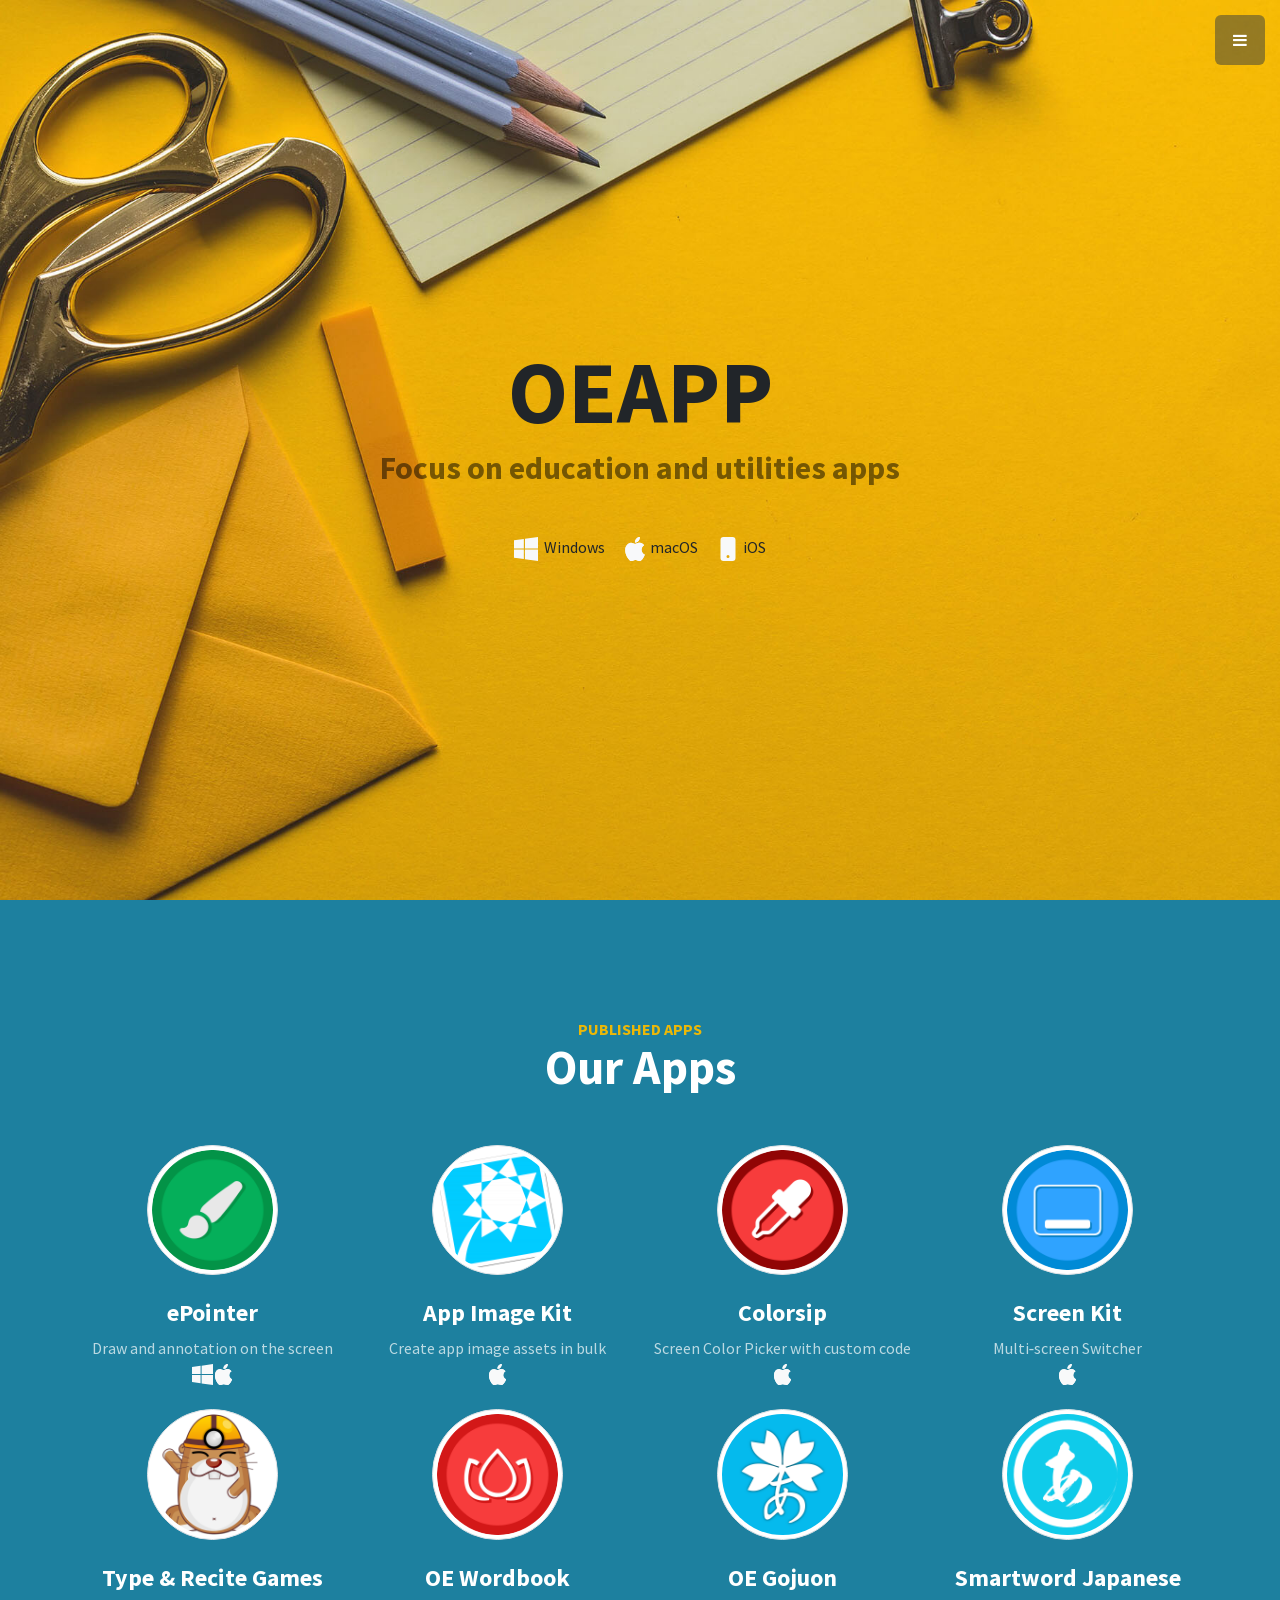
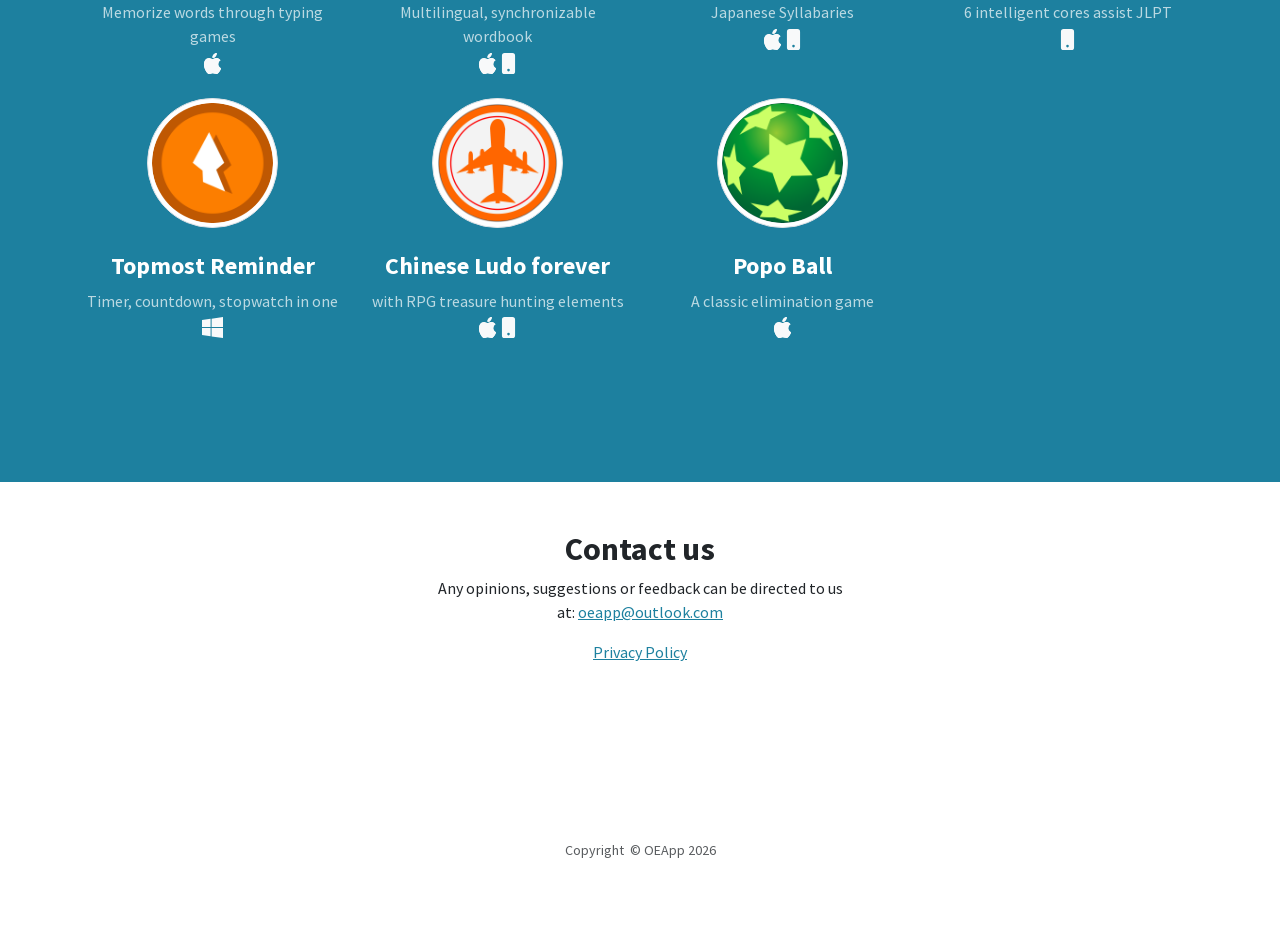
<file: index.html>
<!DOCTYPE html><html data-bs-theme="light"><head><meta charset="utf-8"><meta name="viewport" content="width=device-width, initial-scale=1.0, shrink-to-fit=no"><title>Select Language - OEApp</title><meta property="og:title" content="OEApp"><meta name="description" content="Select the localized language and enter the homepage of OEApp."><link rel="stylesheet" href="assets/bootstrap/css/bootstrap.min.css"><link rel="stylesheet" href="assets/css/styles.min.css"><link rel="alternate" hreflang="en" href="/en/" />
<link rel="alternate" hreflang="zh" href="/zh-hans/" />
<link rel="alternate" hreflang="zh-CN" href="/zh-hans/" />
<link rel="alternate" hreflang="zh-TW" href="/zh-hant/" />
<link rel="alternate" hreflang="zh-hans" href="/zh-hans/" />
<link rel="alternate" hreflang="zh-hant" href="/zh-hant/" />
</head><body><noscript>
    <h2>Please select language:</h2>
    <ul>
        <li><a href="/en/">English</a></li>
        <li><a href="/zh-hans/">中文简体</a></li>
        <li><a href="/zh-hant/">中文繁體</a></li>
    </ul>
</noscript><script src="assets/bootstrap/js/bootstrap.min.js"></script><script src="assets/js/localized.min.js"></script></body></html>
</file>
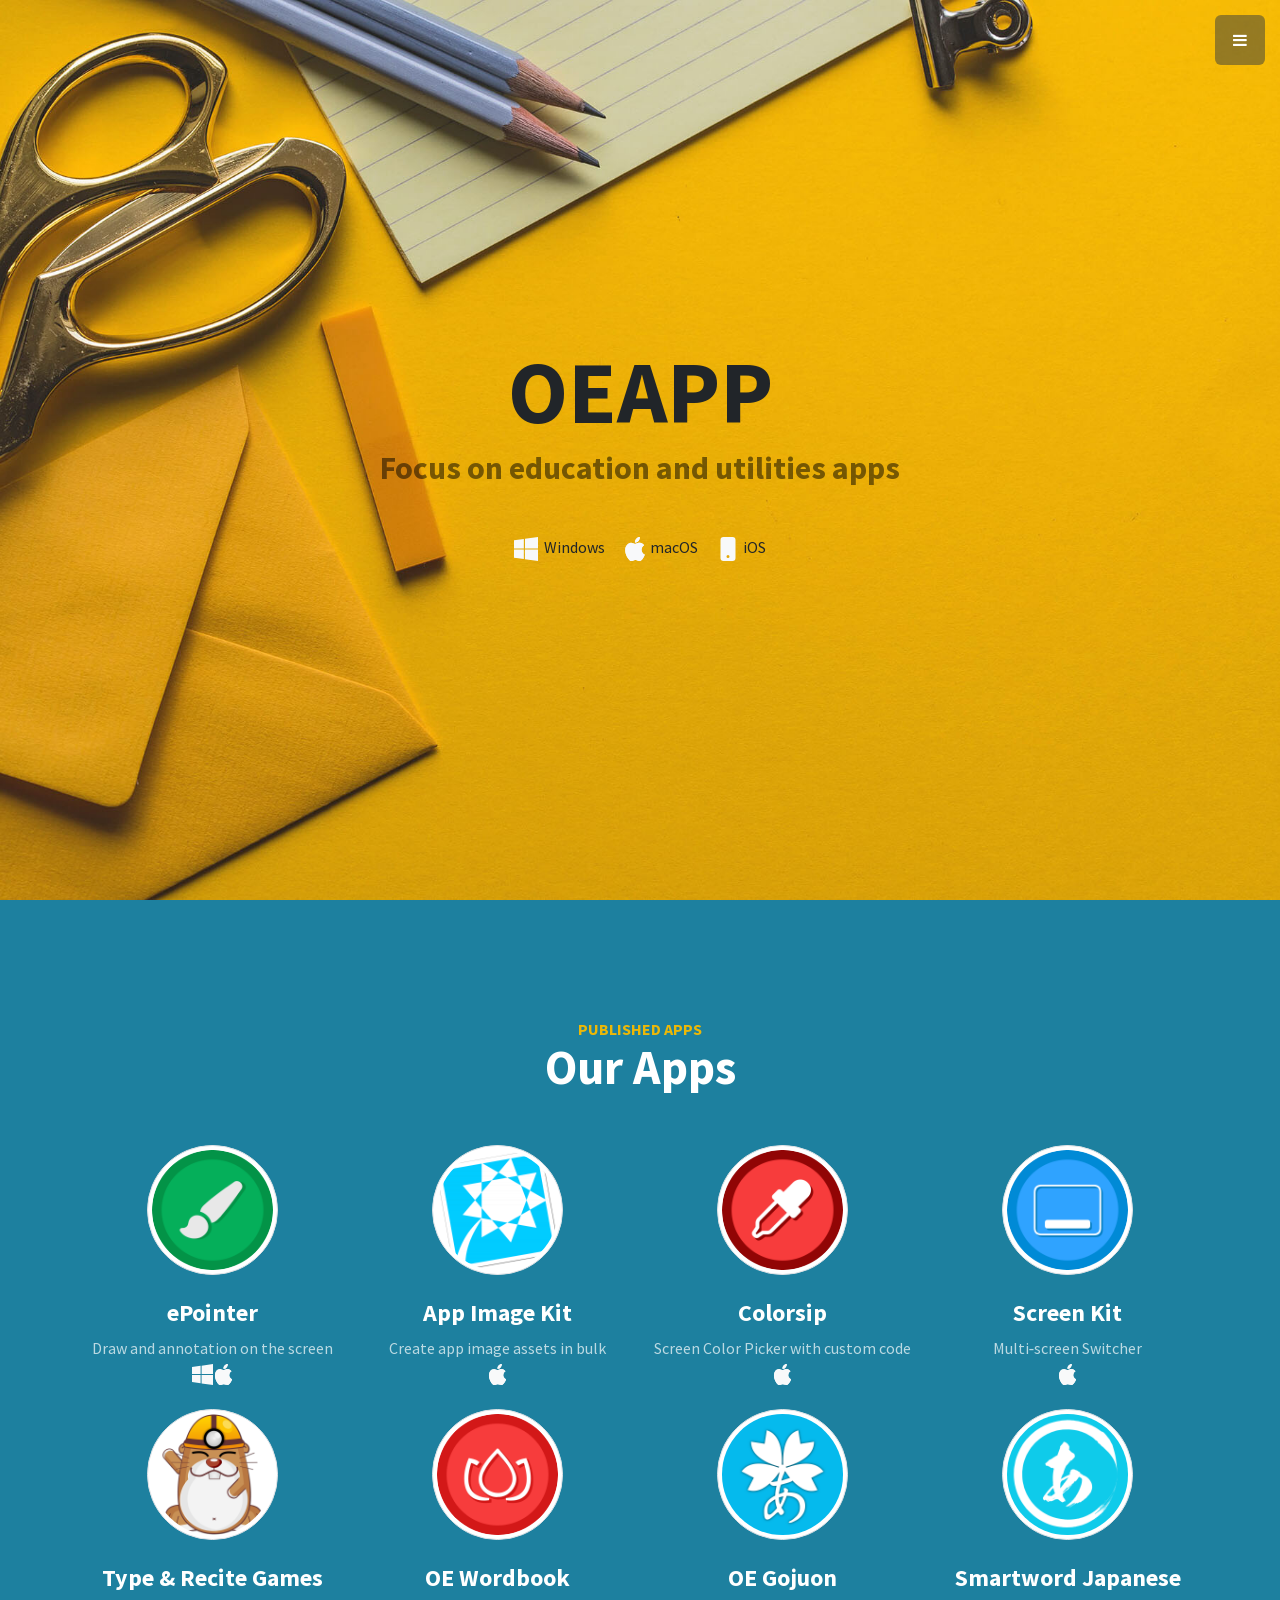
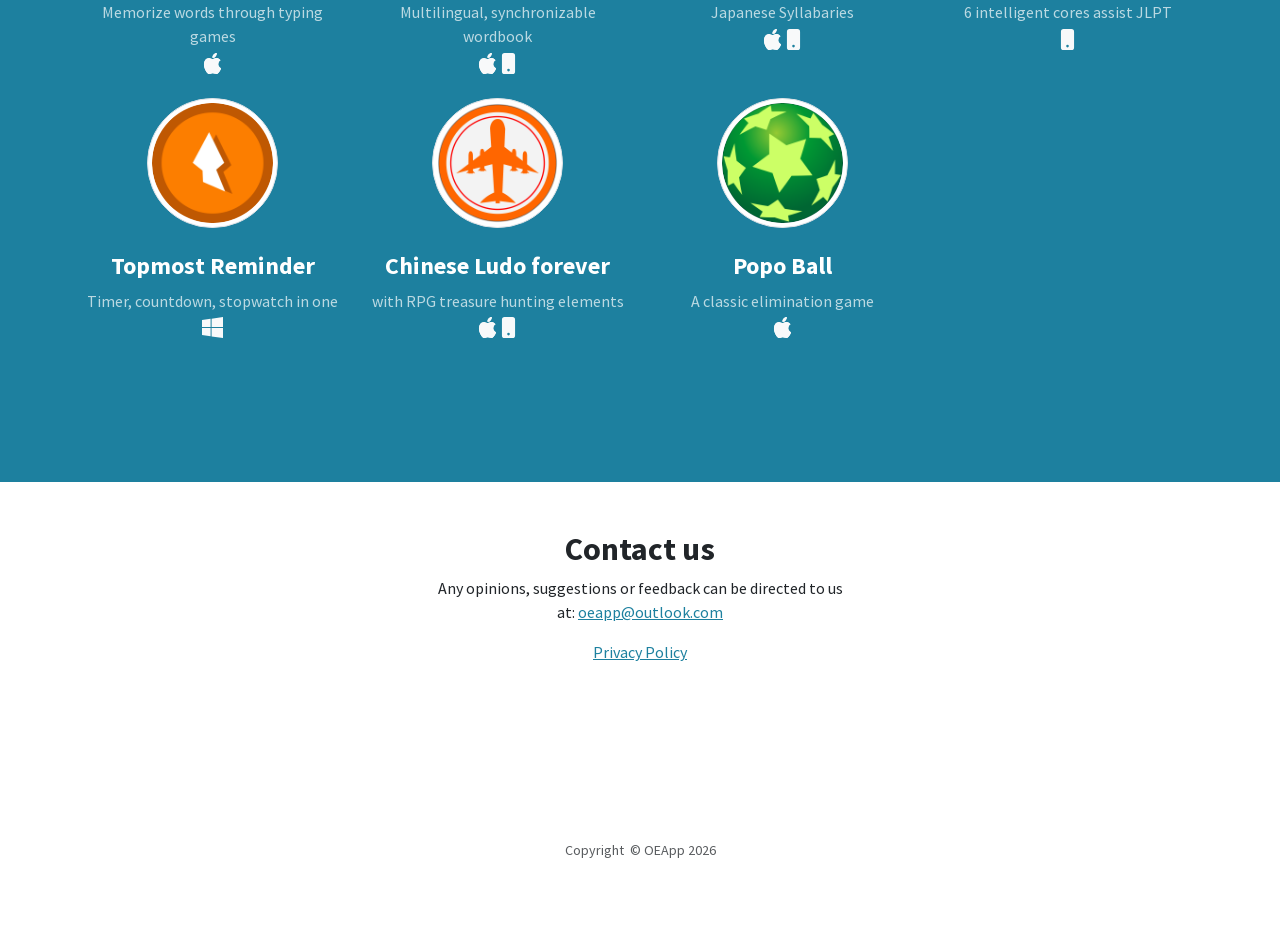
<file: en/index.html>
<!DOCTYPE html><html data-bs-theme="light"><head><meta charset="utf-8"><meta name="viewport" content="width=device-width, initial-scale=1.0, shrink-to-fit=no"><title>Focus on educational and utilities apps - OEApp</title><meta name="description" content="OEApp focuses on developing educational, tool based software, and casual games, involving applications on platforms such as macOS, iOS, and Windows."><link rel="stylesheet" href="../assets/bootstrap/css/bootstrap.min.css"><link rel="stylesheet" href="../assets/fonts/font-awesome.min.css"><link rel="stylesheet" href="../assets/css/styles.min.css"><link rel="stylesheet" href="../assets/css/extension.min.css"><link rel="stylesheet" href="../assets/css/Pricing-Centered-badges.min.css"><link rel="stylesheet" href="../assets/css/Pricing-Centered-icons.min.css"></head><body id="page-top"><a class="menu-toggle rounded" href="#"><i class="fa fa-bars"></i></a><nav class="navbar navbar-expand" id="sidebar-wrapper"><div class="container"><button class="navbar-toggler d-none" data-bs-toggle="collapse" data-bs-target="#"></button><div class="collapse navbar-collapse"><ul class="navbar-nav sidebar-nav" id="sidebar-nav"><li class="nav-item sidebar-brand"><a class="nav-link active" href="/">OEApp</a></li><li class="nav-item sidebar-nav-item"><a class="nav-link" href="#apps">软件产品</a></li><li class="nav-item sidebar-nav-item"><a class="nav-link" href="#contact">联系我们</a></li></ul></div></div></nav><header class="d-flex pt-5 pb-5 masthead" style="background-image:url('../assets/img/bg-callout.jpg');"><div class="container my-auto text-center"><h1 class="mb-1">OEAPP</h1><h2 class="text-black-50">Focus on education and utilities&nbsp;apps</h2><h3 class="mb-5"></h3><div><span><svg class="bi bi-windows text-light navbar-toggler-icon" xmlns="http://www.w3.org/2000/svg" width="1em" height="1em" fill="currentColor" viewBox="0 0 16 16">
  <path d="M6.555 1.375 0 2.237v5.45h6.555zM0 13.795l6.555.933V8.313H0zm7.278-5.4.026 6.378L16 16V8.395zM16 0 7.33 1.244v6.414H16z"></path>
</svg>&nbsp; Windows</span><span style="margin:0px 18px"><svg class="bi bi-apple text-light navbar-toggler-icon" xmlns="http://www.w3.org/2000/svg" width="1em" height="1em" fill="currentColor" viewBox="0 0 16 16">
  <path d="M11.182.008C11.148-.03 9.923.023 8.857 1.18c-1.066 1.156-.902 2.482-.878 2.516s1.52.087 2.475-1.258.762-2.391.728-2.43m3.314 11.733c-.048-.096-2.325-1.234-2.113-3.422s1.675-2.789 1.698-2.854-.597-.79-1.254-1.157a3.7 3.7 0 0 0-1.563-.434c-.108-.003-.483-.095-1.254.116-.508.139-1.653.589-1.968.607-.316.018-1.256-.522-2.267-.665-.647-.125-1.333.131-1.824.328-.49.196-1.422.754-2.074 2.237-.652 1.482-.311 3.83-.067 4.56s.625 1.924 1.273 2.796c.576.984 1.34 1.667 1.659 1.899s1.219.386 1.843.067c.502-.308 1.408-.485 1.766-.472.357.013 1.061.154 1.782.539.571.197 1.111.115 1.652-.105.541-.221 1.324-1.059 2.238-2.758q.52-1.185.473-1.282"></path>
  <path d="M11.182.008C11.148-.03 9.923.023 8.857 1.18c-1.066 1.156-.902 2.482-.878 2.516s1.52.087 2.475-1.258.762-2.391.728-2.43m3.314 11.733c-.048-.096-2.325-1.234-2.113-3.422s1.675-2.789 1.698-2.854-.597-.79-1.254-1.157a3.7 3.7 0 0 0-1.563-.434c-.108-.003-.483-.095-1.254.116-.508.139-1.653.589-1.968.607-.316.018-1.256-.522-2.267-.665-.647-.125-1.333.131-1.824.328-.49.196-1.422.754-2.074 2.237-.652 1.482-.311 3.83-.067 4.56s.625 1.924 1.273 2.796c.576.984 1.34 1.667 1.659 1.899s1.219.386 1.843.067c.502-.308 1.408-.485 1.766-.472.357.013 1.061.154 1.782.539.571.197 1.111.115 1.652-.105.541-.221 1.324-1.059 2.238-2.758q.52-1.185.473-1.282"></path>
</svg>&nbsp;macOS</span><span><svg class="bi bi-phone-fill text-light navbar-toggler-icon" xmlns="http://www.w3.org/2000/svg" width="1em" height="1em" fill="currentColor" viewBox="0 0 16 16">
  <path d="M3 2a2 2 0 0 1 2-2h6a2 2 0 0 1 2 2v12a2 2 0 0 1-2 2H5a2 2 0 0 1-2-2zm6 11a1 1 0 1 0-2 0 1 1 0 0 0 2 0"></path>
</svg>&nbsp;iOS</span></div></div></header><section id="apps" class="content-section bg-primary text-white text-center"><div class="container"><div class="content-section-heading"><h3 class="text-secondary mb-0">Published APPS</h3><h2 class="mb-5">Our Apps</h2></div><div class="row"><div class="col-md-6 col-lg-3 mb-5 mb-lg-0"><a href="epointer.html"><span class="rounded-circle mb-3 mx-auto" style="line-height: 7rem; display: block;"><img class="img-thumbnail rounded-circle w-50 mb-2" width="1024" height="1024" src="../assets/img/appicon_epointer.png"></span></a><h4><strong>ePointer</strong></h4><p class="mb-0 text-faded">Draw and annotation on the screen</p><span class="small"><svg class="bi bi-windows text-light navbar-toggler-icon" xmlns="http://www.w3.org/2000/svg" width="1em" height="1em" fill="currentColor" viewBox="0 0 16 16">
  <path d="M6.555 1.375 0 2.237v5.45h6.555zM0 13.795l6.555.933V8.313H0zm7.278-5.4.026 6.378L16 16V8.395zM16 0 7.33 1.244v6.414H16z"></path>
</svg><svg class="bi bi-apple text-light navbar-toggler-icon" xmlns="http://www.w3.org/2000/svg" width="1em" height="1em" fill="currentColor" viewBox="0 0 16 16">
  <path d="M11.182.008C11.148-.03 9.923.023 8.857 1.18c-1.066 1.156-.902 2.482-.878 2.516s1.52.087 2.475-1.258.762-2.391.728-2.43m3.314 11.733c-.048-.096-2.325-1.234-2.113-3.422s1.675-2.789 1.698-2.854-.597-.79-1.254-1.157a3.7 3.7 0 0 0-1.563-.434c-.108-.003-.483-.095-1.254.116-.508.139-1.653.589-1.968.607-.316.018-1.256-.522-2.267-.665-.647-.125-1.333.131-1.824.328-.49.196-1.422.754-2.074 2.237-.652 1.482-.311 3.83-.067 4.56s.625 1.924 1.273 2.796c.576.984 1.34 1.667 1.659 1.899s1.219.386 1.843.067c.502-.308 1.408-.485 1.766-.472.357.013 1.061.154 1.782.539.571.197 1.111.115 1.652-.105.541-.221 1.324-1.059 2.238-2.758q.52-1.185.473-1.282"></path>
  <path d="M11.182.008C11.148-.03 9.923.023 8.857 1.18c-1.066 1.156-.902 2.482-.878 2.516s1.52.087 2.475-1.258.762-2.391.728-2.43m3.314 11.733c-.048-.096-2.325-1.234-2.113-3.422s1.675-2.789 1.698-2.854-.597-.79-1.254-1.157a3.7 3.7 0 0 0-1.563-.434c-.108-.003-.483-.095-1.254.116-.508.139-1.653.589-1.968.607-.316.018-1.256-.522-2.267-.665-.647-.125-1.333.131-1.824.328-.49.196-1.422.754-2.074 2.237-.652 1.482-.311 3.83-.067 4.56s.625 1.924 1.273 2.796c.576.984 1.34 1.667 1.659 1.899s1.219.386 1.843.067c.502-.308 1.408-.485 1.766-.472.357.013 1.061.154 1.782.539.571.197 1.111.115 1.652-.105.541-.221 1.324-1.059 2.238-2.758q.52-1.185.473-1.282"></path>
</svg></span></div><div class="col-md-6 col-lg-3 mb-5 mb-lg-0"><a href="#"><span class="rounded-circle mb-3 mx-auto" style="line-height: 7rem; display: block;"><img class="img-thumbnail rounded-circle w-50 mb-2" width="1024" height="1024" src="../assets/img/appicon_appimgkit.png"></span></a><h4><strong>App Image&nbsp;Kit</strong></h4><p class="mb-0 text-faded">Create app image assets&nbsp;in bulk</p><span class="small"><svg class="bi bi-apple text-light navbar-toggler-icon" xmlns="http://www.w3.org/2000/svg" width="1em" height="1em" fill="currentColor" viewBox="0 0 16 16">
  <path d="M11.182.008C11.148-.03 9.923.023 8.857 1.18c-1.066 1.156-.902 2.482-.878 2.516s1.52.087 2.475-1.258.762-2.391.728-2.43m3.314 11.733c-.048-.096-2.325-1.234-2.113-3.422s1.675-2.789 1.698-2.854-.597-.79-1.254-1.157a3.7 3.7 0 0 0-1.563-.434c-.108-.003-.483-.095-1.254.116-.508.139-1.653.589-1.968.607-.316.018-1.256-.522-2.267-.665-.647-.125-1.333.131-1.824.328-.49.196-1.422.754-2.074 2.237-.652 1.482-.311 3.83-.067 4.56s.625 1.924 1.273 2.796c.576.984 1.34 1.667 1.659 1.899s1.219.386 1.843.067c.502-.308 1.408-.485 1.766-.472.357.013 1.061.154 1.782.539.571.197 1.111.115 1.652-.105.541-.221 1.324-1.059 2.238-2.758q.52-1.185.473-1.282"></path>
  <path d="M11.182.008C11.148-.03 9.923.023 8.857 1.18c-1.066 1.156-.902 2.482-.878 2.516s1.52.087 2.475-1.258.762-2.391.728-2.43m3.314 11.733c-.048-.096-2.325-1.234-2.113-3.422s1.675-2.789 1.698-2.854-.597-.79-1.254-1.157a3.7 3.7 0 0 0-1.563-.434c-.108-.003-.483-.095-1.254.116-.508.139-1.653.589-1.968.607-.316.018-1.256-.522-2.267-.665-.647-.125-1.333.131-1.824.328-.49.196-1.422.754-2.074 2.237-.652 1.482-.311 3.83-.067 4.56s.625 1.924 1.273 2.796c.576.984 1.34 1.667 1.659 1.899s1.219.386 1.843.067c.502-.308 1.408-.485 1.766-.472.357.013 1.061.154 1.782.539.571.197 1.111.115 1.652-.105.541-.221 1.324-1.059 2.238-2.758q.52-1.185.473-1.282"></path>
</svg></span></div><div class="col-md-6 col-lg-3 mb-5 mb-lg-0"><a href="#"><span class="rounded-circle mb-3 mx-auto" style="line-height: 7rem; display: block;"><img class="img-thumbnail rounded-circle w-50 mb-2" width="1024" height="1024" src="../assets/img/appicon_colorsip.png"></span></a><h4><strong>Colorsip</strong></h4><p class="mb-0 text-faded"><span>Screen Color Picker with custom code</span></p><span class="small"><svg class="bi bi-apple text-light navbar-toggler-icon" xmlns="http://www.w3.org/2000/svg" width="1em" height="1em" fill="currentColor" viewBox="0 0 16 16">
  <path d="M11.182.008C11.148-.03 9.923.023 8.857 1.18c-1.066 1.156-.902 2.482-.878 2.516s1.52.087 2.475-1.258.762-2.391.728-2.43m3.314 11.733c-.048-.096-2.325-1.234-2.113-3.422s1.675-2.789 1.698-2.854-.597-.79-1.254-1.157a3.7 3.7 0 0 0-1.563-.434c-.108-.003-.483-.095-1.254.116-.508.139-1.653.589-1.968.607-.316.018-1.256-.522-2.267-.665-.647-.125-1.333.131-1.824.328-.49.196-1.422.754-2.074 2.237-.652 1.482-.311 3.83-.067 4.56s.625 1.924 1.273 2.796c.576.984 1.34 1.667 1.659 1.899s1.219.386 1.843.067c.502-.308 1.408-.485 1.766-.472.357.013 1.061.154 1.782.539.571.197 1.111.115 1.652-.105.541-.221 1.324-1.059 2.238-2.758q.52-1.185.473-1.282"></path>
  <path d="M11.182.008C11.148-.03 9.923.023 8.857 1.18c-1.066 1.156-.902 2.482-.878 2.516s1.52.087 2.475-1.258.762-2.391.728-2.43m3.314 11.733c-.048-.096-2.325-1.234-2.113-3.422s1.675-2.789 1.698-2.854-.597-.79-1.254-1.157a3.7 3.7 0 0 0-1.563-.434c-.108-.003-.483-.095-1.254.116-.508.139-1.653.589-1.968.607-.316.018-1.256-.522-2.267-.665-.647-.125-1.333.131-1.824.328-.49.196-1.422.754-2.074 2.237-.652 1.482-.311 3.83-.067 4.56s.625 1.924 1.273 2.796c.576.984 1.34 1.667 1.659 1.899s1.219.386 1.843.067c.502-.308 1.408-.485 1.766-.472.357.013 1.061.154 1.782.539.571.197 1.111.115 1.652-.105.541-.221 1.324-1.059 2.238-2.758q.52-1.185.473-1.282"></path>
</svg></span></div><div class="col-md-6 col-lg-3 mb-5 mb-lg-0"><a href="#"><span class="rounded-circle mb-3 mx-auto" style="line-height: 7rem; display: block;"><img class="img-thumbnail rounded-circle w-50 mb-2" width="1024" height="1024" src="../assets/img/appicon_screenkit.png"></span></a><h4><strong>Screen Kit</strong></h4><p class="mb-0 text-faded">Multi‑screen Switcher</p><span class="small"><svg class="bi bi-apple text-light navbar-toggler-icon" xmlns="http://www.w3.org/2000/svg" width="1em" height="1em" fill="currentColor" viewBox="0 0 16 16">
  <path d="M11.182.008C11.148-.03 9.923.023 8.857 1.18c-1.066 1.156-.902 2.482-.878 2.516s1.52.087 2.475-1.258.762-2.391.728-2.43m3.314 11.733c-.048-.096-2.325-1.234-2.113-3.422s1.675-2.789 1.698-2.854-.597-.79-1.254-1.157a3.7 3.7 0 0 0-1.563-.434c-.108-.003-.483-.095-1.254.116-.508.139-1.653.589-1.968.607-.316.018-1.256-.522-2.267-.665-.647-.125-1.333.131-1.824.328-.49.196-1.422.754-2.074 2.237-.652 1.482-.311 3.83-.067 4.56s.625 1.924 1.273 2.796c.576.984 1.34 1.667 1.659 1.899s1.219.386 1.843.067c.502-.308 1.408-.485 1.766-.472.357.013 1.061.154 1.782.539.571.197 1.111.115 1.652-.105.541-.221 1.324-1.059 2.238-2.758q.52-1.185.473-1.282"></path>
  <path d="M11.182.008C11.148-.03 9.923.023 8.857 1.18c-1.066 1.156-.902 2.482-.878 2.516s1.52.087 2.475-1.258.762-2.391.728-2.43m3.314 11.733c-.048-.096-2.325-1.234-2.113-3.422s1.675-2.789 1.698-2.854-.597-.79-1.254-1.157a3.7 3.7 0 0 0-1.563-.434c-.108-.003-.483-.095-1.254.116-.508.139-1.653.589-1.968.607-.316.018-1.256-.522-2.267-.665-.647-.125-1.333.131-1.824.328-.49.196-1.422.754-2.074 2.237-.652 1.482-.311 3.83-.067 4.56s.625 1.924 1.273 2.796c.576.984 1.34 1.667 1.659 1.899s1.219.386 1.843.067c.502-.308 1.408-.485 1.766-.472.357.013 1.061.154 1.782.539.571.197 1.111.115 1.652-.105.541-.221 1.324-1.059 2.238-2.758q.52-1.185.473-1.282"></path>
</svg></span></div></div><div class="row"><div class="col-md-6 col-lg-3 mb-5 mb-lg-0"><a href="#"><span class="rounded-circle mb-3 mx-auto" style="line-height: 7rem; display: block;"><img class="img-thumbnail rounded-circle w-50 mb-2" width="1024" height="1024" src="../assets/img/appicon_typerecite.png"></span></a><h4><strong><strong>Type &amp; Recite Games</strong></strong></h4><p class="mb-0 text-faded">Memorize words through typing games</p><span class="small"><svg class="bi bi-apple text-light navbar-toggler-icon" xmlns="http://www.w3.org/2000/svg" width="1em" height="1em" fill="currentColor" viewBox="0 0 16 16">
  <path d="M11.182.008C11.148-.03 9.923.023 8.857 1.18c-1.066 1.156-.902 2.482-.878 2.516s1.52.087 2.475-1.258.762-2.391.728-2.43m3.314 11.733c-.048-.096-2.325-1.234-2.113-3.422s1.675-2.789 1.698-2.854-.597-.79-1.254-1.157a3.7 3.7 0 0 0-1.563-.434c-.108-.003-.483-.095-1.254.116-.508.139-1.653.589-1.968.607-.316.018-1.256-.522-2.267-.665-.647-.125-1.333.131-1.824.328-.49.196-1.422.754-2.074 2.237-.652 1.482-.311 3.83-.067 4.56s.625 1.924 1.273 2.796c.576.984 1.34 1.667 1.659 1.899s1.219.386 1.843.067c.502-.308 1.408-.485 1.766-.472.357.013 1.061.154 1.782.539.571.197 1.111.115 1.652-.105.541-.221 1.324-1.059 2.238-2.758q.52-1.185.473-1.282"></path>
  <path d="M11.182.008C11.148-.03 9.923.023 8.857 1.18c-1.066 1.156-.902 2.482-.878 2.516s1.52.087 2.475-1.258.762-2.391.728-2.43m3.314 11.733c-.048-.096-2.325-1.234-2.113-3.422s1.675-2.789 1.698-2.854-.597-.79-1.254-1.157a3.7 3.7 0 0 0-1.563-.434c-.108-.003-.483-.095-1.254.116-.508.139-1.653.589-1.968.607-.316.018-1.256-.522-2.267-.665-.647-.125-1.333.131-1.824.328-.49.196-1.422.754-2.074 2.237-.652 1.482-.311 3.83-.067 4.56s.625 1.924 1.273 2.796c.576.984 1.34 1.667 1.659 1.899s1.219.386 1.843.067c.502-.308 1.408-.485 1.766-.472.357.013 1.061.154 1.782.539.571.197 1.111.115 1.652-.105.541-.221 1.324-1.059 2.238-2.758q.52-1.185.473-1.282"></path>
</svg></span></div><div class="col-md-6 col-lg-3 mb-5 mb-lg-0"><a href="#"><span class="rounded-circle mb-3 mx-auto" style="line-height: 7rem; display: block;"><img class="img-thumbnail rounded-circle w-50 mb-2" width="1024" height="1024" src="../assets/img/appicon_wordbook.png"></span></a><h4><strong>OE Wordbook</strong></h4><p class="mb-0 text-faded">Multilingual, synchronizable wordbook</p><span class="small"><svg class="bi bi-apple text-light navbar-toggler-icon" xmlns="http://www.w3.org/2000/svg" width="1em" height="1em" fill="currentColor" viewBox="0 0 16 16">
  <path d="M11.182.008C11.148-.03 9.923.023 8.857 1.18c-1.066 1.156-.902 2.482-.878 2.516s1.52.087 2.475-1.258.762-2.391.728-2.43m3.314 11.733c-.048-.096-2.325-1.234-2.113-3.422s1.675-2.789 1.698-2.854-.597-.79-1.254-1.157a3.7 3.7 0 0 0-1.563-.434c-.108-.003-.483-.095-1.254.116-.508.139-1.653.589-1.968.607-.316.018-1.256-.522-2.267-.665-.647-.125-1.333.131-1.824.328-.49.196-1.422.754-2.074 2.237-.652 1.482-.311 3.83-.067 4.56s.625 1.924 1.273 2.796c.576.984 1.34 1.667 1.659 1.899s1.219.386 1.843.067c.502-.308 1.408-.485 1.766-.472.357.013 1.061.154 1.782.539.571.197 1.111.115 1.652-.105.541-.221 1.324-1.059 2.238-2.758q.52-1.185.473-1.282"></path>
  <path d="M11.182.008C11.148-.03 9.923.023 8.857 1.18c-1.066 1.156-.902 2.482-.878 2.516s1.52.087 2.475-1.258.762-2.391.728-2.43m3.314 11.733c-.048-.096-2.325-1.234-2.113-3.422s1.675-2.789 1.698-2.854-.597-.79-1.254-1.157a3.7 3.7 0 0 0-1.563-.434c-.108-.003-.483-.095-1.254.116-.508.139-1.653.589-1.968.607-.316.018-1.256-.522-2.267-.665-.647-.125-1.333.131-1.824.328-.49.196-1.422.754-2.074 2.237-.652 1.482-.311 3.83-.067 4.56s.625 1.924 1.273 2.796c.576.984 1.34 1.667 1.659 1.899s1.219.386 1.843.067c.502-.308 1.408-.485 1.766-.472.357.013 1.061.154 1.782.539.571.197 1.111.115 1.652-.105.541-.221 1.324-1.059 2.238-2.758q.52-1.185.473-1.282"></path>
</svg><svg class="bi bi-phone-fill text-light navbar-toggler-icon" xmlns="http://www.w3.org/2000/svg" width="1em" height="1em" fill="currentColor" viewBox="0 0 16 16">
  <path d="M3 2a2 2 0 0 1 2-2h6a2 2 0 0 1 2 2v12a2 2 0 0 1-2 2H5a2 2 0 0 1-2-2zm6 11a1 1 0 1 0-2 0 1 1 0 0 0 2 0"></path>
</svg></span></div><div class="col-md-6 col-lg-3 mb-5 mb-lg-0"><a href="#"><span class="rounded-circle mb-3 mx-auto" style="line-height: 7rem; display: block;"><img class="img-thumbnail rounded-circle w-50 mb-2" width="1024" height="1024" src="../assets/img/appicon_wushiyin.png"></span></a><h4><strong><strong>OE&nbsp;Gojuon</strong></strong></h4><p class="mb-0 text-faded"><span>Japanese Syllabaries</span></p><span class="small"><svg class="bi bi-apple text-light navbar-toggler-icon" xmlns="http://www.w3.org/2000/svg" width="1em" height="1em" fill="currentColor" viewBox="0 0 16 16">
  <path d="M11.182.008C11.148-.03 9.923.023 8.857 1.18c-1.066 1.156-.902 2.482-.878 2.516s1.52.087 2.475-1.258.762-2.391.728-2.43m3.314 11.733c-.048-.096-2.325-1.234-2.113-3.422s1.675-2.789 1.698-2.854-.597-.79-1.254-1.157a3.7 3.7 0 0 0-1.563-.434c-.108-.003-.483-.095-1.254.116-.508.139-1.653.589-1.968.607-.316.018-1.256-.522-2.267-.665-.647-.125-1.333.131-1.824.328-.49.196-1.422.754-2.074 2.237-.652 1.482-.311 3.83-.067 4.56s.625 1.924 1.273 2.796c.576.984 1.34 1.667 1.659 1.899s1.219.386 1.843.067c.502-.308 1.408-.485 1.766-.472.357.013 1.061.154 1.782.539.571.197 1.111.115 1.652-.105.541-.221 1.324-1.059 2.238-2.758q.52-1.185.473-1.282"></path>
  <path d="M11.182.008C11.148-.03 9.923.023 8.857 1.18c-1.066 1.156-.902 2.482-.878 2.516s1.52.087 2.475-1.258.762-2.391.728-2.43m3.314 11.733c-.048-.096-2.325-1.234-2.113-3.422s1.675-2.789 1.698-2.854-.597-.79-1.254-1.157a3.7 3.7 0 0 0-1.563-.434c-.108-.003-.483-.095-1.254.116-.508.139-1.653.589-1.968.607-.316.018-1.256-.522-2.267-.665-.647-.125-1.333.131-1.824.328-.49.196-1.422.754-2.074 2.237-.652 1.482-.311 3.83-.067 4.56s.625 1.924 1.273 2.796c.576.984 1.34 1.667 1.659 1.899s1.219.386 1.843.067c.502-.308 1.408-.485 1.766-.472.357.013 1.061.154 1.782.539.571.197 1.111.115 1.652-.105.541-.221 1.324-1.059 2.238-2.758q.52-1.185.473-1.282"></path>
</svg><svg class="bi bi-phone-fill text-light navbar-toggler-icon" xmlns="http://www.w3.org/2000/svg" width="1em" height="1em" fill="currentColor" viewBox="0 0 16 16">
  <path d="M3 2a2 2 0 0 1 2-2h6a2 2 0 0 1 2 2v12a2 2 0 0 1-2 2H5a2 2 0 0 1-2-2zm6 11a1 1 0 1 0-2 0 1 1 0 0 0 2 0"></path>
</svg></span></div><div class="col-md-6 col-lg-3 mb-5 mb-lg-0"><a href="#"><span class="rounded-circle mb-3 mx-auto" style="line-height: 7rem; display: block;"><img class="img-thumbnail rounded-circle w-50 mb-2" width="1024" height="1024" src="../assets/img/appicon_smartwordjp.png"></span></a><h4><strong><strong>Smartword Japanese</strong></strong></h4><p class="mb-0 text-faded">6 intelligent cores assist JLPT</p><span class="small"><svg class="bi bi-phone-fill text-light navbar-toggler-icon" xmlns="http://www.w3.org/2000/svg" width="1em" height="1em" fill="currentColor" viewBox="0 0 16 16">
  <path d="M3 2a2 2 0 0 1 2-2h6a2 2 0 0 1 2 2v12a2 2 0 0 1-2 2H5a2 2 0 0 1-2-2zm6 11a1 1 0 1 0-2 0 1 1 0 0 0 2 0"></path>
</svg></span></div></div><div class="row"><div class="col-md-6 col-lg-3 mb-5 mb-lg-0"><a href="#"><span class="rounded-circle mb-3 mx-auto" style="line-height: 7rem; display: block;"><img class="img-thumbnail rounded-circle w-50 mb-2" width="1024" height="1024" src="../assets/img/appicon_topmostreminder.png"></span></a><h4><strong>Topmost Reminder</strong></h4><p class="mb-0 text-faded">Timer, countdown, stopwatch in one</p><span class="small"><svg class="bi bi-windows text-light navbar-toggler-icon" xmlns="http://www.w3.org/2000/svg" width="1em" height="1em" fill="currentColor" viewBox="0 0 16 16">
  <path d="M6.555 1.375 0 2.237v5.45h6.555zM0 13.795l6.555.933V8.313H0zm7.278-5.4.026 6.378L16 16V8.395zM16 0 7.33 1.244v6.414H16z"></path>
</svg></span></div><div class="col-md-6 col-lg-3 mb-5 mb-lg-0"><a href="#"><span class="rounded-circle mb-3 mx-auto" style="line-height: 7rem; display: block;"><img class="img-thumbnail rounded-circle w-50 mb-2" width="1024" height="1024" src="../assets/img/appicon_ludoforever.png"></span></a><h4><strong>Chinese Ludo forever</strong></h4><p class="mb-0 text-faded">with RPG treasure hunting elements</p><span class="small"><svg class="bi bi-apple text-light navbar-toggler-icon" xmlns="http://www.w3.org/2000/svg" width="1em" height="1em" fill="currentColor" viewBox="0 0 16 16">
  <path d="M11.182.008C11.148-.03 9.923.023 8.857 1.18c-1.066 1.156-.902 2.482-.878 2.516s1.52.087 2.475-1.258.762-2.391.728-2.43m3.314 11.733c-.048-.096-2.325-1.234-2.113-3.422s1.675-2.789 1.698-2.854-.597-.79-1.254-1.157a3.7 3.7 0 0 0-1.563-.434c-.108-.003-.483-.095-1.254.116-.508.139-1.653.589-1.968.607-.316.018-1.256-.522-2.267-.665-.647-.125-1.333.131-1.824.328-.49.196-1.422.754-2.074 2.237-.652 1.482-.311 3.83-.067 4.56s.625 1.924 1.273 2.796c.576.984 1.34 1.667 1.659 1.899s1.219.386 1.843.067c.502-.308 1.408-.485 1.766-.472.357.013 1.061.154 1.782.539.571.197 1.111.115 1.652-.105.541-.221 1.324-1.059 2.238-2.758q.52-1.185.473-1.282"></path>
  <path d="M11.182.008C11.148-.03 9.923.023 8.857 1.18c-1.066 1.156-.902 2.482-.878 2.516s1.52.087 2.475-1.258.762-2.391.728-2.43m3.314 11.733c-.048-.096-2.325-1.234-2.113-3.422s1.675-2.789 1.698-2.854-.597-.79-1.254-1.157a3.7 3.7 0 0 0-1.563-.434c-.108-.003-.483-.095-1.254.116-.508.139-1.653.589-1.968.607-.316.018-1.256-.522-2.267-.665-.647-.125-1.333.131-1.824.328-.49.196-1.422.754-2.074 2.237-.652 1.482-.311 3.83-.067 4.56s.625 1.924 1.273 2.796c.576.984 1.34 1.667 1.659 1.899s1.219.386 1.843.067c.502-.308 1.408-.485 1.766-.472.357.013 1.061.154 1.782.539.571.197 1.111.115 1.652-.105.541-.221 1.324-1.059 2.238-2.758q.52-1.185.473-1.282"></path>
</svg><svg class="bi bi-phone-fill text-light navbar-toggler-icon" xmlns="http://www.w3.org/2000/svg" width="1em" height="1em" fill="currentColor" viewBox="0 0 16 16">
  <path d="M3 2a2 2 0 0 1 2-2h6a2 2 0 0 1 2 2v12a2 2 0 0 1-2 2H5a2 2 0 0 1-2-2zm6 11a1 1 0 1 0-2 0 1 1 0 0 0 2 0"></path>
</svg></span></div><div class="col-md-6 col-lg-3 mb-5 mb-lg-0"><a href="#"><span class="rounded-circle mb-3 mx-auto" style="line-height: 7rem; display: block;"><img class="img-thumbnail rounded-circle w-50 mb-2" width="1024" height="1024" src="../assets/img/appicon_popoball.png"></span></a><h4><strong>Popo Ball</strong></h4><p class="mb-0 text-faded">A classic elimination game</p><span class="small"><svg class="bi bi-apple text-light navbar-toggler-icon" xmlns="http://www.w3.org/2000/svg" width="1em" height="1em" fill="currentColor" viewBox="0 0 16 16">
  <path d="M11.182.008C11.148-.03 9.923.023 8.857 1.18c-1.066 1.156-.902 2.482-.878 2.516s1.52.087 2.475-1.258.762-2.391.728-2.43m3.314 11.733c-.048-.096-2.325-1.234-2.113-3.422s1.675-2.789 1.698-2.854-.597-.79-1.254-1.157a3.7 3.7 0 0 0-1.563-.434c-.108-.003-.483-.095-1.254.116-.508.139-1.653.589-1.968.607-.316.018-1.256-.522-2.267-.665-.647-.125-1.333.131-1.824.328-.49.196-1.422.754-2.074 2.237-.652 1.482-.311 3.83-.067 4.56s.625 1.924 1.273 2.796c.576.984 1.34 1.667 1.659 1.899s1.219.386 1.843.067c.502-.308 1.408-.485 1.766-.472.357.013 1.061.154 1.782.539.571.197 1.111.115 1.652-.105.541-.221 1.324-1.059 2.238-2.758q.52-1.185.473-1.282"></path>
  <path d="M11.182.008C11.148-.03 9.923.023 8.857 1.18c-1.066 1.156-.902 2.482-.878 2.516s1.52.087 2.475-1.258.762-2.391.728-2.43m3.314 11.733c-.048-.096-2.325-1.234-2.113-3.422s1.675-2.789 1.698-2.854-.597-.79-1.254-1.157a3.7 3.7 0 0 0-1.563-.434c-.108-.003-.483-.095-1.254.116-.508.139-1.653.589-1.968.607-.316.018-1.256-.522-2.267-.665-.647-.125-1.333.131-1.824.328-.49.196-1.422.754-2.074 2.237-.652 1.482-.311 3.83-.067 4.56s.625 1.924 1.273 2.796c.576.984 1.34 1.667 1.659 1.899s1.219.386 1.843.067c.502-.308 1.408-.485 1.766-.472.357.013 1.061.154 1.782.539.571.197 1.111.115 1.652-.105.541-.221 1.324-1.059 2.238-2.758q.52-1.185.473-1.282"></path>
</svg></span></div><div class="col-md-6 col-lg-3 mb-5 mb-lg-0"></div></div></div></section><section class="position-relative py-4 py-xl-5" id="contact"><div class="container position-relative"><div class="row mb-5"><div class="col-md-8 col-xl-6 text-center mx-auto"><h2>Contact us</h2><p>Any opinions, suggestions or feedback can be directed to us at:&nbsp;<a href="mailto:oeapp@outlook.com">oeapp@outlook.com</a></p><a href="privacy-policy.html" target="_blank">Privacy Policy</a></div></div></div></section><footer class="footer text-center"><div class="container"><p class="text-muted mb-0 small">Copyright &nbsp;© OEApp 2026</p></div><a class="js-scroll-trigger scroll-to-top rounded" href="#page-top"><i class="fa fa-angle-up"></i></a></footer><script src="../assets/bootstrap/js/bootstrap.min.js"></script><script src="../assets/js/stylish-portfolio.min.js"></script></body></html>
</file>
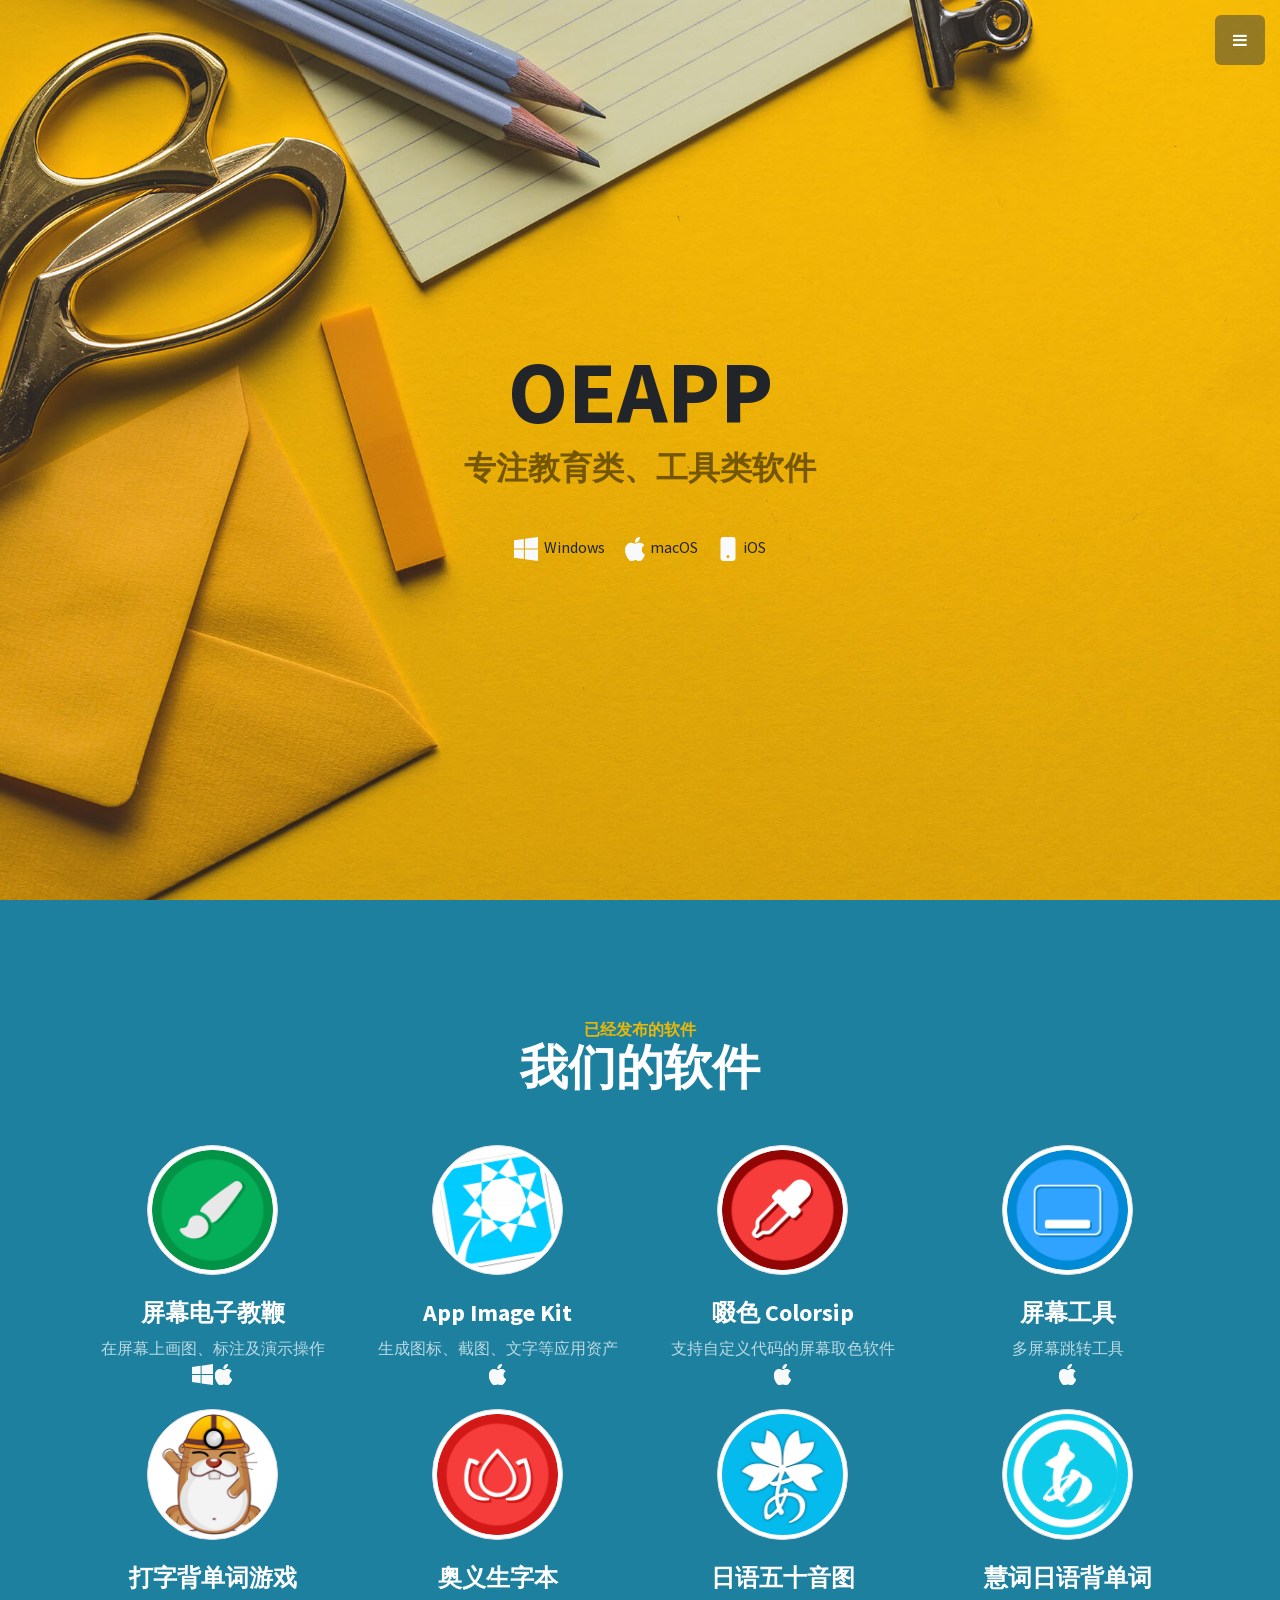
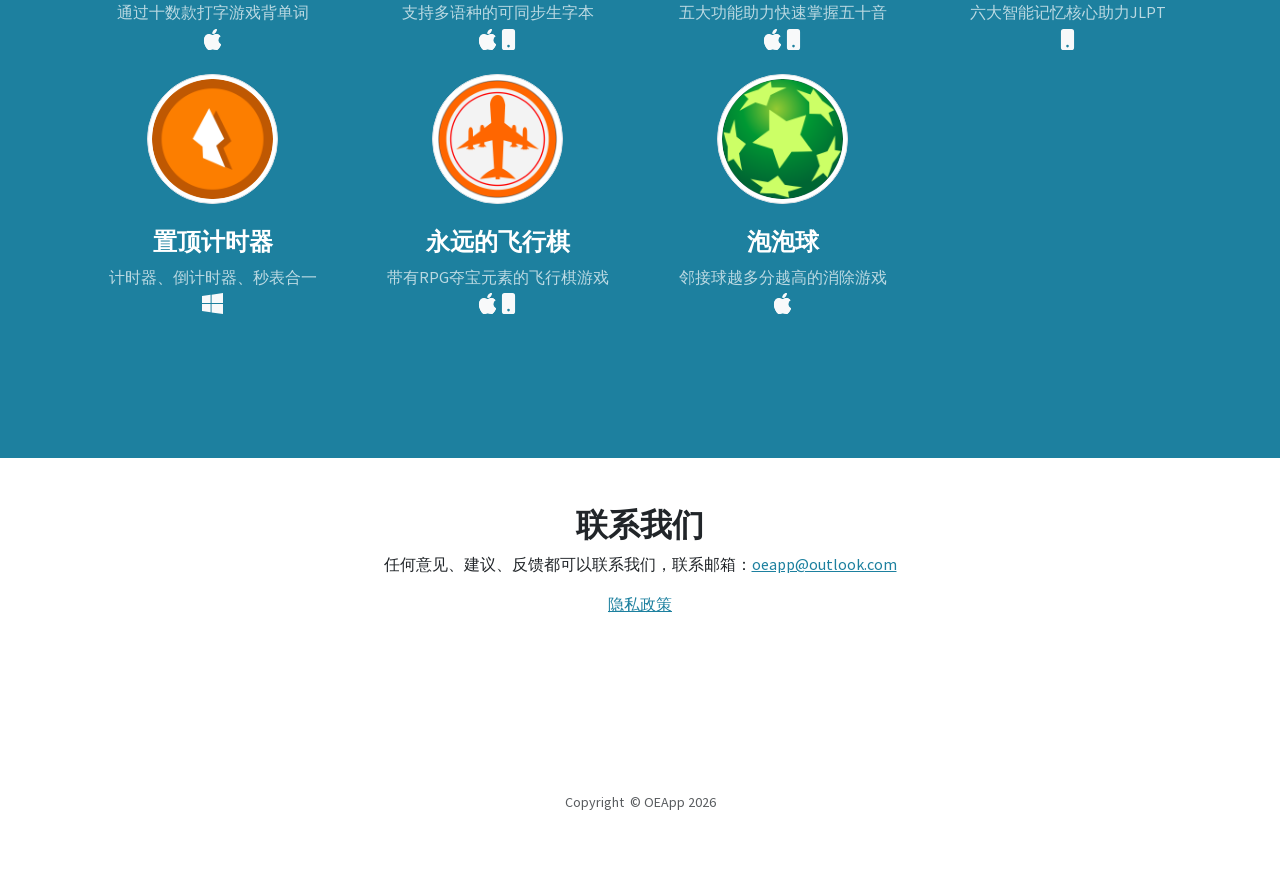
<file: zh-hans/index.html>
<!DOCTYPE html><html data-bs-theme="light"><head><meta charset="utf-8"><meta name="viewport" content="width=device-width, initial-scale=1.0, shrink-to-fit=no"><title>专注教育类及工具类软件 - OEApp</title><meta name="description" content="OEApp专注于开发教育类、工具类软件以及休闲类游戏，涉及macOS、iOS、Windows等平台的应用。"><link rel="stylesheet" href="../assets/bootstrap/css/bootstrap.min.css"><link rel="stylesheet" href="../assets/fonts/font-awesome.min.css"><link rel="stylesheet" href="../assets/css/styles.min.css"><link rel="stylesheet" href="../assets/css/extension.min.css"><link rel="stylesheet" href="../assets/css/Pricing-Centered-badges.min.css"><link rel="stylesheet" href="../assets/css/Pricing-Centered-icons.min.css"></head><body id="page-top"><a class="menu-toggle rounded" href="#"><i class="fa fa-bars"></i></a><nav class="navbar navbar-expand" id="sidebar-wrapper"><div class="container"><button class="navbar-toggler d-none" data-bs-toggle="collapse" data-bs-target="#"></button><div class="collapse navbar-collapse"><ul class="navbar-nav sidebar-nav" id="sidebar-nav"><li class="nav-item sidebar-brand"><a class="nav-link active" href="/">OEApp</a></li><li class="nav-item sidebar-nav-item"><a class="nav-link" href="#apps">软件产品</a></li><li class="nav-item sidebar-nav-item"><a class="nav-link" href="#contact">联系我们</a></li></ul></div></div></nav><header class="d-flex pt-5 pb-5 masthead" style="background-image:url('../assets/img/bg-callout.jpg');"><div class="container my-auto text-center"><h1 class="mb-1">OEAPP</h1><h2 class="text-black-50">专注教育类、工具类软件</h2><h3 class="mb-5"></h3><div><span><svg class="bi bi-windows text-light navbar-toggler-icon" xmlns="http://www.w3.org/2000/svg" width="1em" height="1em" fill="currentColor" viewBox="0 0 16 16">
  <path d="M6.555 1.375 0 2.237v5.45h6.555zM0 13.795l6.555.933V8.313H0zm7.278-5.4.026 6.378L16 16V8.395zM16 0 7.33 1.244v6.414H16z"></path>
</svg>&nbsp; Windows</span><span style="margin:0px 18px"><svg class="bi bi-apple text-light navbar-toggler-icon" xmlns="http://www.w3.org/2000/svg" width="1em" height="1em" fill="currentColor" viewBox="0 0 16 16">
  <path d="M11.182.008C11.148-.03 9.923.023 8.857 1.18c-1.066 1.156-.902 2.482-.878 2.516s1.52.087 2.475-1.258.762-2.391.728-2.43m3.314 11.733c-.048-.096-2.325-1.234-2.113-3.422s1.675-2.789 1.698-2.854-.597-.79-1.254-1.157a3.7 3.7 0 0 0-1.563-.434c-.108-.003-.483-.095-1.254.116-.508.139-1.653.589-1.968.607-.316.018-1.256-.522-2.267-.665-.647-.125-1.333.131-1.824.328-.49.196-1.422.754-2.074 2.237-.652 1.482-.311 3.83-.067 4.56s.625 1.924 1.273 2.796c.576.984 1.34 1.667 1.659 1.899s1.219.386 1.843.067c.502-.308 1.408-.485 1.766-.472.357.013 1.061.154 1.782.539.571.197 1.111.115 1.652-.105.541-.221 1.324-1.059 2.238-2.758q.52-1.185.473-1.282"></path>
  <path d="M11.182.008C11.148-.03 9.923.023 8.857 1.18c-1.066 1.156-.902 2.482-.878 2.516s1.52.087 2.475-1.258.762-2.391.728-2.43m3.314 11.733c-.048-.096-2.325-1.234-2.113-3.422s1.675-2.789 1.698-2.854-.597-.79-1.254-1.157a3.7 3.7 0 0 0-1.563-.434c-.108-.003-.483-.095-1.254.116-.508.139-1.653.589-1.968.607-.316.018-1.256-.522-2.267-.665-.647-.125-1.333.131-1.824.328-.49.196-1.422.754-2.074 2.237-.652 1.482-.311 3.83-.067 4.56s.625 1.924 1.273 2.796c.576.984 1.34 1.667 1.659 1.899s1.219.386 1.843.067c.502-.308 1.408-.485 1.766-.472.357.013 1.061.154 1.782.539.571.197 1.111.115 1.652-.105.541-.221 1.324-1.059 2.238-2.758q.52-1.185.473-1.282"></path>
</svg>&nbsp;macOS</span><span><svg class="bi bi-phone-fill text-light navbar-toggler-icon" xmlns="http://www.w3.org/2000/svg" width="1em" height="1em" fill="currentColor" viewBox="0 0 16 16">
  <path d="M3 2a2 2 0 0 1 2-2h6a2 2 0 0 1 2 2v12a2 2 0 0 1-2 2H5a2 2 0 0 1-2-2zm6 11a1 1 0 1 0-2 0 1 1 0 0 0 2 0"></path>
</svg>&nbsp;iOS</span></div></div></header><section id="apps" class="content-section bg-primary text-white text-center"><div class="container"><div class="content-section-heading"><h3 class="text-secondary mb-0">已经发布的软件</h3><h2 class="mb-5">我们的软件</h2></div><div class="row"><div class="col-md-6 col-lg-3 mb-5 mb-lg-0"><a href="epointer.html"><span class="rounded-circle mb-3 mx-auto" style="line-height: 7rem; display: block;"><img class="img-thumbnail rounded-circle w-50 mb-2" width="1024" height="1024" src="../assets/img/appicon_epointer.png"></span></a><h4><strong>屏幕电子教鞭</strong></h4><p class="mb-0 text-faded">在屏幕上画图、标注及演示操作</p><span class="small"><svg class="bi bi-windows text-light navbar-toggler-icon" xmlns="http://www.w3.org/2000/svg" width="1em" height="1em" fill="currentColor" viewBox="0 0 16 16">
  <path d="M6.555 1.375 0 2.237v5.45h6.555zM0 13.795l6.555.933V8.313H0zm7.278-5.4.026 6.378L16 16V8.395zM16 0 7.33 1.244v6.414H16z"></path>
</svg><svg class="bi bi-apple text-light navbar-toggler-icon" xmlns="http://www.w3.org/2000/svg" width="1em" height="1em" fill="currentColor" viewBox="0 0 16 16">
  <path d="M11.182.008C11.148-.03 9.923.023 8.857 1.18c-1.066 1.156-.902 2.482-.878 2.516s1.52.087 2.475-1.258.762-2.391.728-2.43m3.314 11.733c-.048-.096-2.325-1.234-2.113-3.422s1.675-2.789 1.698-2.854-.597-.79-1.254-1.157a3.7 3.7 0 0 0-1.563-.434c-.108-.003-.483-.095-1.254.116-.508.139-1.653.589-1.968.607-.316.018-1.256-.522-2.267-.665-.647-.125-1.333.131-1.824.328-.49.196-1.422.754-2.074 2.237-.652 1.482-.311 3.83-.067 4.56s.625 1.924 1.273 2.796c.576.984 1.34 1.667 1.659 1.899s1.219.386 1.843.067c.502-.308 1.408-.485 1.766-.472.357.013 1.061.154 1.782.539.571.197 1.111.115 1.652-.105.541-.221 1.324-1.059 2.238-2.758q.52-1.185.473-1.282"></path>
  <path d="M11.182.008C11.148-.03 9.923.023 8.857 1.18c-1.066 1.156-.902 2.482-.878 2.516s1.52.087 2.475-1.258.762-2.391.728-2.43m3.314 11.733c-.048-.096-2.325-1.234-2.113-3.422s1.675-2.789 1.698-2.854-.597-.79-1.254-1.157a3.7 3.7 0 0 0-1.563-.434c-.108-.003-.483-.095-1.254.116-.508.139-1.653.589-1.968.607-.316.018-1.256-.522-2.267-.665-.647-.125-1.333.131-1.824.328-.49.196-1.422.754-2.074 2.237-.652 1.482-.311 3.83-.067 4.56s.625 1.924 1.273 2.796c.576.984 1.34 1.667 1.659 1.899s1.219.386 1.843.067c.502-.308 1.408-.485 1.766-.472.357.013 1.061.154 1.782.539.571.197 1.111.115 1.652-.105.541-.221 1.324-1.059 2.238-2.758q.52-1.185.473-1.282"></path>
</svg></span></div><div class="col-md-6 col-lg-3 mb-5 mb-lg-0"><a href="#"><span class="rounded-circle mb-3 mx-auto" style="line-height: 7rem; display: block;"><img class="img-thumbnail rounded-circle w-50 mb-2" width="1024" height="1024" src="../assets/img/appicon_appimgkit.png"></span></a><h4><strong>App Image&nbsp;Kit</strong></h4><p class="mb-0 text-faded">生成图标、截图、文字等应用资产</p><span class="small"><svg class="bi bi-apple text-light navbar-toggler-icon" xmlns="http://www.w3.org/2000/svg" width="1em" height="1em" fill="currentColor" viewBox="0 0 16 16">
  <path d="M11.182.008C11.148-.03 9.923.023 8.857 1.18c-1.066 1.156-.902 2.482-.878 2.516s1.52.087 2.475-1.258.762-2.391.728-2.43m3.314 11.733c-.048-.096-2.325-1.234-2.113-3.422s1.675-2.789 1.698-2.854-.597-.79-1.254-1.157a3.7 3.7 0 0 0-1.563-.434c-.108-.003-.483-.095-1.254.116-.508.139-1.653.589-1.968.607-.316.018-1.256-.522-2.267-.665-.647-.125-1.333.131-1.824.328-.49.196-1.422.754-2.074 2.237-.652 1.482-.311 3.83-.067 4.56s.625 1.924 1.273 2.796c.576.984 1.34 1.667 1.659 1.899s1.219.386 1.843.067c.502-.308 1.408-.485 1.766-.472.357.013 1.061.154 1.782.539.571.197 1.111.115 1.652-.105.541-.221 1.324-1.059 2.238-2.758q.52-1.185.473-1.282"></path>
  <path d="M11.182.008C11.148-.03 9.923.023 8.857 1.18c-1.066 1.156-.902 2.482-.878 2.516s1.52.087 2.475-1.258.762-2.391.728-2.43m3.314 11.733c-.048-.096-2.325-1.234-2.113-3.422s1.675-2.789 1.698-2.854-.597-.79-1.254-1.157a3.7 3.7 0 0 0-1.563-.434c-.108-.003-.483-.095-1.254.116-.508.139-1.653.589-1.968.607-.316.018-1.256-.522-2.267-.665-.647-.125-1.333.131-1.824.328-.49.196-1.422.754-2.074 2.237-.652 1.482-.311 3.83-.067 4.56s.625 1.924 1.273 2.796c.576.984 1.34 1.667 1.659 1.899s1.219.386 1.843.067c.502-.308 1.408-.485 1.766-.472.357.013 1.061.154 1.782.539.571.197 1.111.115 1.652-.105.541-.221 1.324-1.059 2.238-2.758q.52-1.185.473-1.282"></path>
</svg></span></div><div class="col-md-6 col-lg-3 mb-5 mb-lg-0"><a href="#"><span class="rounded-circle mb-3 mx-auto" style="line-height: 7rem; display: block;"><img class="img-thumbnail rounded-circle w-50 mb-2" width="1024" height="1024" src="../assets/img/appicon_colorsip.png"></span></a><h4><strong>啜色 Colorsip</strong></h4><p class="mb-0 text-faded"><span>支持自定义代码的屏幕取色软件</span></p><span class="small"><svg class="bi bi-apple text-light navbar-toggler-icon" xmlns="http://www.w3.org/2000/svg" width="1em" height="1em" fill="currentColor" viewBox="0 0 16 16">
  <path d="M11.182.008C11.148-.03 9.923.023 8.857 1.18c-1.066 1.156-.902 2.482-.878 2.516s1.52.087 2.475-1.258.762-2.391.728-2.43m3.314 11.733c-.048-.096-2.325-1.234-2.113-3.422s1.675-2.789 1.698-2.854-.597-.79-1.254-1.157a3.7 3.7 0 0 0-1.563-.434c-.108-.003-.483-.095-1.254.116-.508.139-1.653.589-1.968.607-.316.018-1.256-.522-2.267-.665-.647-.125-1.333.131-1.824.328-.49.196-1.422.754-2.074 2.237-.652 1.482-.311 3.83-.067 4.56s.625 1.924 1.273 2.796c.576.984 1.34 1.667 1.659 1.899s1.219.386 1.843.067c.502-.308 1.408-.485 1.766-.472.357.013 1.061.154 1.782.539.571.197 1.111.115 1.652-.105.541-.221 1.324-1.059 2.238-2.758q.52-1.185.473-1.282"></path>
  <path d="M11.182.008C11.148-.03 9.923.023 8.857 1.18c-1.066 1.156-.902 2.482-.878 2.516s1.52.087 2.475-1.258.762-2.391.728-2.43m3.314 11.733c-.048-.096-2.325-1.234-2.113-3.422s1.675-2.789 1.698-2.854-.597-.79-1.254-1.157a3.7 3.7 0 0 0-1.563-.434c-.108-.003-.483-.095-1.254.116-.508.139-1.653.589-1.968.607-.316.018-1.256-.522-2.267-.665-.647-.125-1.333.131-1.824.328-.49.196-1.422.754-2.074 2.237-.652 1.482-.311 3.83-.067 4.56s.625 1.924 1.273 2.796c.576.984 1.34 1.667 1.659 1.899s1.219.386 1.843.067c.502-.308 1.408-.485 1.766-.472.357.013 1.061.154 1.782.539.571.197 1.111.115 1.652-.105.541-.221 1.324-1.059 2.238-2.758q.52-1.185.473-1.282"></path>
</svg></span></div><div class="col-md-6 col-lg-3 mb-5 mb-lg-0"><a href="#"><span class="rounded-circle mb-3 mx-auto" style="line-height: 7rem; display: block;"><img class="img-thumbnail rounded-circle w-50 mb-2" width="1024" height="1024" src="../assets/img/appicon_screenkit.png"></span></a><h4><strong>屏幕工具</strong></h4><p class="mb-0 text-faded">多屏幕跳转工具</p><span class="small"><svg class="bi bi-apple text-light navbar-toggler-icon" xmlns="http://www.w3.org/2000/svg" width="1em" height="1em" fill="currentColor" viewBox="0 0 16 16">
  <path d="M11.182.008C11.148-.03 9.923.023 8.857 1.18c-1.066 1.156-.902 2.482-.878 2.516s1.52.087 2.475-1.258.762-2.391.728-2.43m3.314 11.733c-.048-.096-2.325-1.234-2.113-3.422s1.675-2.789 1.698-2.854-.597-.79-1.254-1.157a3.7 3.7 0 0 0-1.563-.434c-.108-.003-.483-.095-1.254.116-.508.139-1.653.589-1.968.607-.316.018-1.256-.522-2.267-.665-.647-.125-1.333.131-1.824.328-.49.196-1.422.754-2.074 2.237-.652 1.482-.311 3.83-.067 4.56s.625 1.924 1.273 2.796c.576.984 1.34 1.667 1.659 1.899s1.219.386 1.843.067c.502-.308 1.408-.485 1.766-.472.357.013 1.061.154 1.782.539.571.197 1.111.115 1.652-.105.541-.221 1.324-1.059 2.238-2.758q.52-1.185.473-1.282"></path>
  <path d="M11.182.008C11.148-.03 9.923.023 8.857 1.18c-1.066 1.156-.902 2.482-.878 2.516s1.52.087 2.475-1.258.762-2.391.728-2.43m3.314 11.733c-.048-.096-2.325-1.234-2.113-3.422s1.675-2.789 1.698-2.854-.597-.79-1.254-1.157a3.7 3.7 0 0 0-1.563-.434c-.108-.003-.483-.095-1.254.116-.508.139-1.653.589-1.968.607-.316.018-1.256-.522-2.267-.665-.647-.125-1.333.131-1.824.328-.49.196-1.422.754-2.074 2.237-.652 1.482-.311 3.83-.067 4.56s.625 1.924 1.273 2.796c.576.984 1.34 1.667 1.659 1.899s1.219.386 1.843.067c.502-.308 1.408-.485 1.766-.472.357.013 1.061.154 1.782.539.571.197 1.111.115 1.652-.105.541-.221 1.324-1.059 2.238-2.758q.52-1.185.473-1.282"></path>
</svg></span></div></div><div class="row"><div class="col-md-6 col-lg-3 mb-5 mb-lg-0"><a href="#"><span class="rounded-circle mb-3 mx-auto" style="line-height: 7rem; display: block;"><img class="img-thumbnail rounded-circle w-50 mb-2" width="1024" height="1024" src="../assets/img/appicon_typerecite.png"></span></a><h4><strong><strong>打字背单词游戏</strong></strong></h4><p class="mb-0 text-faded">通过十数款打字游戏背单词</p><span class="small"><svg class="bi bi-apple text-light navbar-toggler-icon" xmlns="http://www.w3.org/2000/svg" width="1em" height="1em" fill="currentColor" viewBox="0 0 16 16">
  <path d="M11.182.008C11.148-.03 9.923.023 8.857 1.18c-1.066 1.156-.902 2.482-.878 2.516s1.52.087 2.475-1.258.762-2.391.728-2.43m3.314 11.733c-.048-.096-2.325-1.234-2.113-3.422s1.675-2.789 1.698-2.854-.597-.79-1.254-1.157a3.7 3.7 0 0 0-1.563-.434c-.108-.003-.483-.095-1.254.116-.508.139-1.653.589-1.968.607-.316.018-1.256-.522-2.267-.665-.647-.125-1.333.131-1.824.328-.49.196-1.422.754-2.074 2.237-.652 1.482-.311 3.83-.067 4.56s.625 1.924 1.273 2.796c.576.984 1.34 1.667 1.659 1.899s1.219.386 1.843.067c.502-.308 1.408-.485 1.766-.472.357.013 1.061.154 1.782.539.571.197 1.111.115 1.652-.105.541-.221 1.324-1.059 2.238-2.758q.52-1.185.473-1.282"></path>
  <path d="M11.182.008C11.148-.03 9.923.023 8.857 1.18c-1.066 1.156-.902 2.482-.878 2.516s1.52.087 2.475-1.258.762-2.391.728-2.43m3.314 11.733c-.048-.096-2.325-1.234-2.113-3.422s1.675-2.789 1.698-2.854-.597-.79-1.254-1.157a3.7 3.7 0 0 0-1.563-.434c-.108-.003-.483-.095-1.254.116-.508.139-1.653.589-1.968.607-.316.018-1.256-.522-2.267-.665-.647-.125-1.333.131-1.824.328-.49.196-1.422.754-2.074 2.237-.652 1.482-.311 3.83-.067 4.56s.625 1.924 1.273 2.796c.576.984 1.34 1.667 1.659 1.899s1.219.386 1.843.067c.502-.308 1.408-.485 1.766-.472.357.013 1.061.154 1.782.539.571.197 1.111.115 1.652-.105.541-.221 1.324-1.059 2.238-2.758q.52-1.185.473-1.282"></path>
</svg></span></div><div class="col-md-6 col-lg-3 mb-5 mb-lg-0"><a href="#"><span class="rounded-circle mb-3 mx-auto" style="line-height: 7rem; display: block;"><img class="img-thumbnail rounded-circle w-50 mb-2" width="1024" height="1024" src="../assets/img/appicon_wordbook.png"></span></a><h4><strong>奥义生字本</strong></h4><p class="mb-0 text-faded">支持多语种的可同步生字本</p><span class="small"><svg class="bi bi-apple text-light navbar-toggler-icon" xmlns="http://www.w3.org/2000/svg" width="1em" height="1em" fill="currentColor" viewBox="0 0 16 16">
  <path d="M11.182.008C11.148-.03 9.923.023 8.857 1.18c-1.066 1.156-.902 2.482-.878 2.516s1.52.087 2.475-1.258.762-2.391.728-2.43m3.314 11.733c-.048-.096-2.325-1.234-2.113-3.422s1.675-2.789 1.698-2.854-.597-.79-1.254-1.157a3.7 3.7 0 0 0-1.563-.434c-.108-.003-.483-.095-1.254.116-.508.139-1.653.589-1.968.607-.316.018-1.256-.522-2.267-.665-.647-.125-1.333.131-1.824.328-.49.196-1.422.754-2.074 2.237-.652 1.482-.311 3.83-.067 4.56s.625 1.924 1.273 2.796c.576.984 1.34 1.667 1.659 1.899s1.219.386 1.843.067c.502-.308 1.408-.485 1.766-.472.357.013 1.061.154 1.782.539.571.197 1.111.115 1.652-.105.541-.221 1.324-1.059 2.238-2.758q.52-1.185.473-1.282"></path>
  <path d="M11.182.008C11.148-.03 9.923.023 8.857 1.18c-1.066 1.156-.902 2.482-.878 2.516s1.52.087 2.475-1.258.762-2.391.728-2.43m3.314 11.733c-.048-.096-2.325-1.234-2.113-3.422s1.675-2.789 1.698-2.854-.597-.79-1.254-1.157a3.7 3.7 0 0 0-1.563-.434c-.108-.003-.483-.095-1.254.116-.508.139-1.653.589-1.968.607-.316.018-1.256-.522-2.267-.665-.647-.125-1.333.131-1.824.328-.49.196-1.422.754-2.074 2.237-.652 1.482-.311 3.83-.067 4.56s.625 1.924 1.273 2.796c.576.984 1.34 1.667 1.659 1.899s1.219.386 1.843.067c.502-.308 1.408-.485 1.766-.472.357.013 1.061.154 1.782.539.571.197 1.111.115 1.652-.105.541-.221 1.324-1.059 2.238-2.758q.52-1.185.473-1.282"></path>
</svg><svg class="bi bi-phone-fill text-light navbar-toggler-icon" xmlns="http://www.w3.org/2000/svg" width="1em" height="1em" fill="currentColor" viewBox="0 0 16 16">
  <path d="M3 2a2 2 0 0 1 2-2h6a2 2 0 0 1 2 2v12a2 2 0 0 1-2 2H5a2 2 0 0 1-2-2zm6 11a1 1 0 1 0-2 0 1 1 0 0 0 2 0"></path>
</svg></span></div><div class="col-md-6 col-lg-3 mb-5 mb-lg-0"><a href="#"><span class="rounded-circle mb-3 mx-auto" style="line-height: 7rem; display: block;"><img class="img-thumbnail rounded-circle w-50 mb-2" width="1024" height="1024" src="../assets/img/appicon_wushiyin.png"></span></a><h4><strong>日语五十音图</strong></h4><p class="mb-0 text-faded"><span>五大功能助力快速掌握五十音</span></p><span class="small"><svg class="bi bi-apple text-light navbar-toggler-icon" xmlns="http://www.w3.org/2000/svg" width="1em" height="1em" fill="currentColor" viewBox="0 0 16 16">
  <path d="M11.182.008C11.148-.03 9.923.023 8.857 1.18c-1.066 1.156-.902 2.482-.878 2.516s1.52.087 2.475-1.258.762-2.391.728-2.43m3.314 11.733c-.048-.096-2.325-1.234-2.113-3.422s1.675-2.789 1.698-2.854-.597-.79-1.254-1.157a3.7 3.7 0 0 0-1.563-.434c-.108-.003-.483-.095-1.254.116-.508.139-1.653.589-1.968.607-.316.018-1.256-.522-2.267-.665-.647-.125-1.333.131-1.824.328-.49.196-1.422.754-2.074 2.237-.652 1.482-.311 3.83-.067 4.56s.625 1.924 1.273 2.796c.576.984 1.34 1.667 1.659 1.899s1.219.386 1.843.067c.502-.308 1.408-.485 1.766-.472.357.013 1.061.154 1.782.539.571.197 1.111.115 1.652-.105.541-.221 1.324-1.059 2.238-2.758q.52-1.185.473-1.282"></path>
  <path d="M11.182.008C11.148-.03 9.923.023 8.857 1.18c-1.066 1.156-.902 2.482-.878 2.516s1.52.087 2.475-1.258.762-2.391.728-2.43m3.314 11.733c-.048-.096-2.325-1.234-2.113-3.422s1.675-2.789 1.698-2.854-.597-.79-1.254-1.157a3.7 3.7 0 0 0-1.563-.434c-.108-.003-.483-.095-1.254.116-.508.139-1.653.589-1.968.607-.316.018-1.256-.522-2.267-.665-.647-.125-1.333.131-1.824.328-.49.196-1.422.754-2.074 2.237-.652 1.482-.311 3.83-.067 4.56s.625 1.924 1.273 2.796c.576.984 1.34 1.667 1.659 1.899s1.219.386 1.843.067c.502-.308 1.408-.485 1.766-.472.357.013 1.061.154 1.782.539.571.197 1.111.115 1.652-.105.541-.221 1.324-1.059 2.238-2.758q.52-1.185.473-1.282"></path>
</svg><svg class="bi bi-phone-fill text-light navbar-toggler-icon" xmlns="http://www.w3.org/2000/svg" width="1em" height="1em" fill="currentColor" viewBox="0 0 16 16">
  <path d="M3 2a2 2 0 0 1 2-2h6a2 2 0 0 1 2 2v12a2 2 0 0 1-2 2H5a2 2 0 0 1-2-2zm6 11a1 1 0 1 0-2 0 1 1 0 0 0 2 0"></path>
</svg></span></div><div class="col-md-6 col-lg-3 mb-5 mb-lg-0"><a href="#"><span class="rounded-circle mb-3 mx-auto" style="line-height: 7rem; display: block;"><img class="img-thumbnail rounded-circle w-50 mb-2" width="1024" height="1024" src="../assets/img/appicon_smartwordjp.png"></span></a><h4><strong><strong>慧词日语背单词</strong></strong></h4><p class="mb-0 text-faded">六大智能记忆核心助力JLPT</p><span class="small"><svg class="bi bi-phone-fill text-light navbar-toggler-icon" xmlns="http://www.w3.org/2000/svg" width="1em" height="1em" fill="currentColor" viewBox="0 0 16 16">
  <path d="M3 2a2 2 0 0 1 2-2h6a2 2 0 0 1 2 2v12a2 2 0 0 1-2 2H5a2 2 0 0 1-2-2zm6 11a1 1 0 1 0-2 0 1 1 0 0 0 2 0"></path>
</svg></span></div></div><div class="row"><div class="col-md-6 col-lg-3 mb-5 mb-lg-0"><a href="#"><span class="rounded-circle mb-3 mx-auto" style="line-height: 7rem; display: block;"><img class="img-thumbnail rounded-circle w-50 mb-2" width="1024" height="1024" src="../assets/img/appicon_topmostreminder.png"></span></a><h4><strong>置顶计时器</strong></h4><p class="mb-0 text-faded">计时器、倒计时器、秒表合一</p><span class="small"><svg class="bi bi-windows text-light navbar-toggler-icon" xmlns="http://www.w3.org/2000/svg" width="1em" height="1em" fill="currentColor" viewBox="0 0 16 16">
  <path d="M6.555 1.375 0 2.237v5.45h6.555zM0 13.795l6.555.933V8.313H0zm7.278-5.4.026 6.378L16 16V8.395zM16 0 7.33 1.244v6.414H16z"></path>
</svg></span></div><div class="col-md-6 col-lg-3 mb-5 mb-lg-0"><a href="#"><span class="rounded-circle mb-3 mx-auto" style="line-height: 7rem; display: block;"><img class="img-thumbnail rounded-circle w-50 mb-2" width="1024" height="1024" src="../assets/img/appicon_ludoforever.png"></span></a><h4><strong>永远的飞行棋</strong></h4><p class="mb-0 text-faded">带有RPG夺宝元素的飞行棋游戏</p><span class="small"><svg class="bi bi-apple text-light navbar-toggler-icon" xmlns="http://www.w3.org/2000/svg" width="1em" height="1em" fill="currentColor" viewBox="0 0 16 16">
  <path d="M11.182.008C11.148-.03 9.923.023 8.857 1.18c-1.066 1.156-.902 2.482-.878 2.516s1.52.087 2.475-1.258.762-2.391.728-2.43m3.314 11.733c-.048-.096-2.325-1.234-2.113-3.422s1.675-2.789 1.698-2.854-.597-.79-1.254-1.157a3.7 3.7 0 0 0-1.563-.434c-.108-.003-.483-.095-1.254.116-.508.139-1.653.589-1.968.607-.316.018-1.256-.522-2.267-.665-.647-.125-1.333.131-1.824.328-.49.196-1.422.754-2.074 2.237-.652 1.482-.311 3.83-.067 4.56s.625 1.924 1.273 2.796c.576.984 1.34 1.667 1.659 1.899s1.219.386 1.843.067c.502-.308 1.408-.485 1.766-.472.357.013 1.061.154 1.782.539.571.197 1.111.115 1.652-.105.541-.221 1.324-1.059 2.238-2.758q.52-1.185.473-1.282"></path>
  <path d="M11.182.008C11.148-.03 9.923.023 8.857 1.18c-1.066 1.156-.902 2.482-.878 2.516s1.52.087 2.475-1.258.762-2.391.728-2.43m3.314 11.733c-.048-.096-2.325-1.234-2.113-3.422s1.675-2.789 1.698-2.854-.597-.79-1.254-1.157a3.7 3.7 0 0 0-1.563-.434c-.108-.003-.483-.095-1.254.116-.508.139-1.653.589-1.968.607-.316.018-1.256-.522-2.267-.665-.647-.125-1.333.131-1.824.328-.49.196-1.422.754-2.074 2.237-.652 1.482-.311 3.83-.067 4.56s.625 1.924 1.273 2.796c.576.984 1.34 1.667 1.659 1.899s1.219.386 1.843.067c.502-.308 1.408-.485 1.766-.472.357.013 1.061.154 1.782.539.571.197 1.111.115 1.652-.105.541-.221 1.324-1.059 2.238-2.758q.52-1.185.473-1.282"></path>
</svg><svg class="bi bi-phone-fill text-light navbar-toggler-icon" xmlns="http://www.w3.org/2000/svg" width="1em" height="1em" fill="currentColor" viewBox="0 0 16 16">
  <path d="M3 2a2 2 0 0 1 2-2h6a2 2 0 0 1 2 2v12a2 2 0 0 1-2 2H5a2 2 0 0 1-2-2zm6 11a1 1 0 1 0-2 0 1 1 0 0 0 2 0"></path>
</svg></span></div><div class="col-md-6 col-lg-3 mb-5 mb-lg-0"><a href="#"><span class="rounded-circle mb-3 mx-auto" style="line-height: 7rem; display: block;"><img class="img-thumbnail rounded-circle w-50 mb-2" width="1024" height="1024" src="../assets/img/appicon_popoball.png"></span></a><h4><strong>泡泡球</strong></h4><p class="mb-0 text-faded">邻接球越多分越高的消除游戏</p><span class="small"><svg class="bi bi-apple text-light navbar-toggler-icon" xmlns="http://www.w3.org/2000/svg" width="1em" height="1em" fill="currentColor" viewBox="0 0 16 16">
  <path d="M11.182.008C11.148-.03 9.923.023 8.857 1.18c-1.066 1.156-.902 2.482-.878 2.516s1.52.087 2.475-1.258.762-2.391.728-2.43m3.314 11.733c-.048-.096-2.325-1.234-2.113-3.422s1.675-2.789 1.698-2.854-.597-.79-1.254-1.157a3.7 3.7 0 0 0-1.563-.434c-.108-.003-.483-.095-1.254.116-.508.139-1.653.589-1.968.607-.316.018-1.256-.522-2.267-.665-.647-.125-1.333.131-1.824.328-.49.196-1.422.754-2.074 2.237-.652 1.482-.311 3.83-.067 4.56s.625 1.924 1.273 2.796c.576.984 1.34 1.667 1.659 1.899s1.219.386 1.843.067c.502-.308 1.408-.485 1.766-.472.357.013 1.061.154 1.782.539.571.197 1.111.115 1.652-.105.541-.221 1.324-1.059 2.238-2.758q.52-1.185.473-1.282"></path>
  <path d="M11.182.008C11.148-.03 9.923.023 8.857 1.18c-1.066 1.156-.902 2.482-.878 2.516s1.52.087 2.475-1.258.762-2.391.728-2.43m3.314 11.733c-.048-.096-2.325-1.234-2.113-3.422s1.675-2.789 1.698-2.854-.597-.79-1.254-1.157a3.7 3.7 0 0 0-1.563-.434c-.108-.003-.483-.095-1.254.116-.508.139-1.653.589-1.968.607-.316.018-1.256-.522-2.267-.665-.647-.125-1.333.131-1.824.328-.49.196-1.422.754-2.074 2.237-.652 1.482-.311 3.83-.067 4.56s.625 1.924 1.273 2.796c.576.984 1.34 1.667 1.659 1.899s1.219.386 1.843.067c.502-.308 1.408-.485 1.766-.472.357.013 1.061.154 1.782.539.571.197 1.111.115 1.652-.105.541-.221 1.324-1.059 2.238-2.758q.52-1.185.473-1.282"></path>
</svg></span></div><div class="col-md-6 col-lg-3 mb-5 mb-lg-0"></div></div></div></section><section class="position-relative py-4 py-xl-5" id="contact"><div class="container position-relative"><div class="row mb-5"><div class="col-md-8 col-xl-6 text-center mx-auto"><h2>联系我们</h2><p>任何意见、建议、反馈都可以联系我们，联系邮箱：<a href="mailto:oeapp@outlook.com">oeapp@outlook.com</a></p><a href="privacy-policy.html" target="_blank">隐私政策</a></div></div></div></section><footer class="footer text-center"><div class="container"><p class="text-muted mb-0 small">Copyright &nbsp;© OEApp 2026</p></div><a class="js-scroll-trigger scroll-to-top rounded" href="#page-top"><i class="fa fa-angle-up"></i></a></footer><script src="../assets/bootstrap/js/bootstrap.min.js"></script><script src="../assets/js/stylish-portfolio.min.js"></script></body></html>
</file>
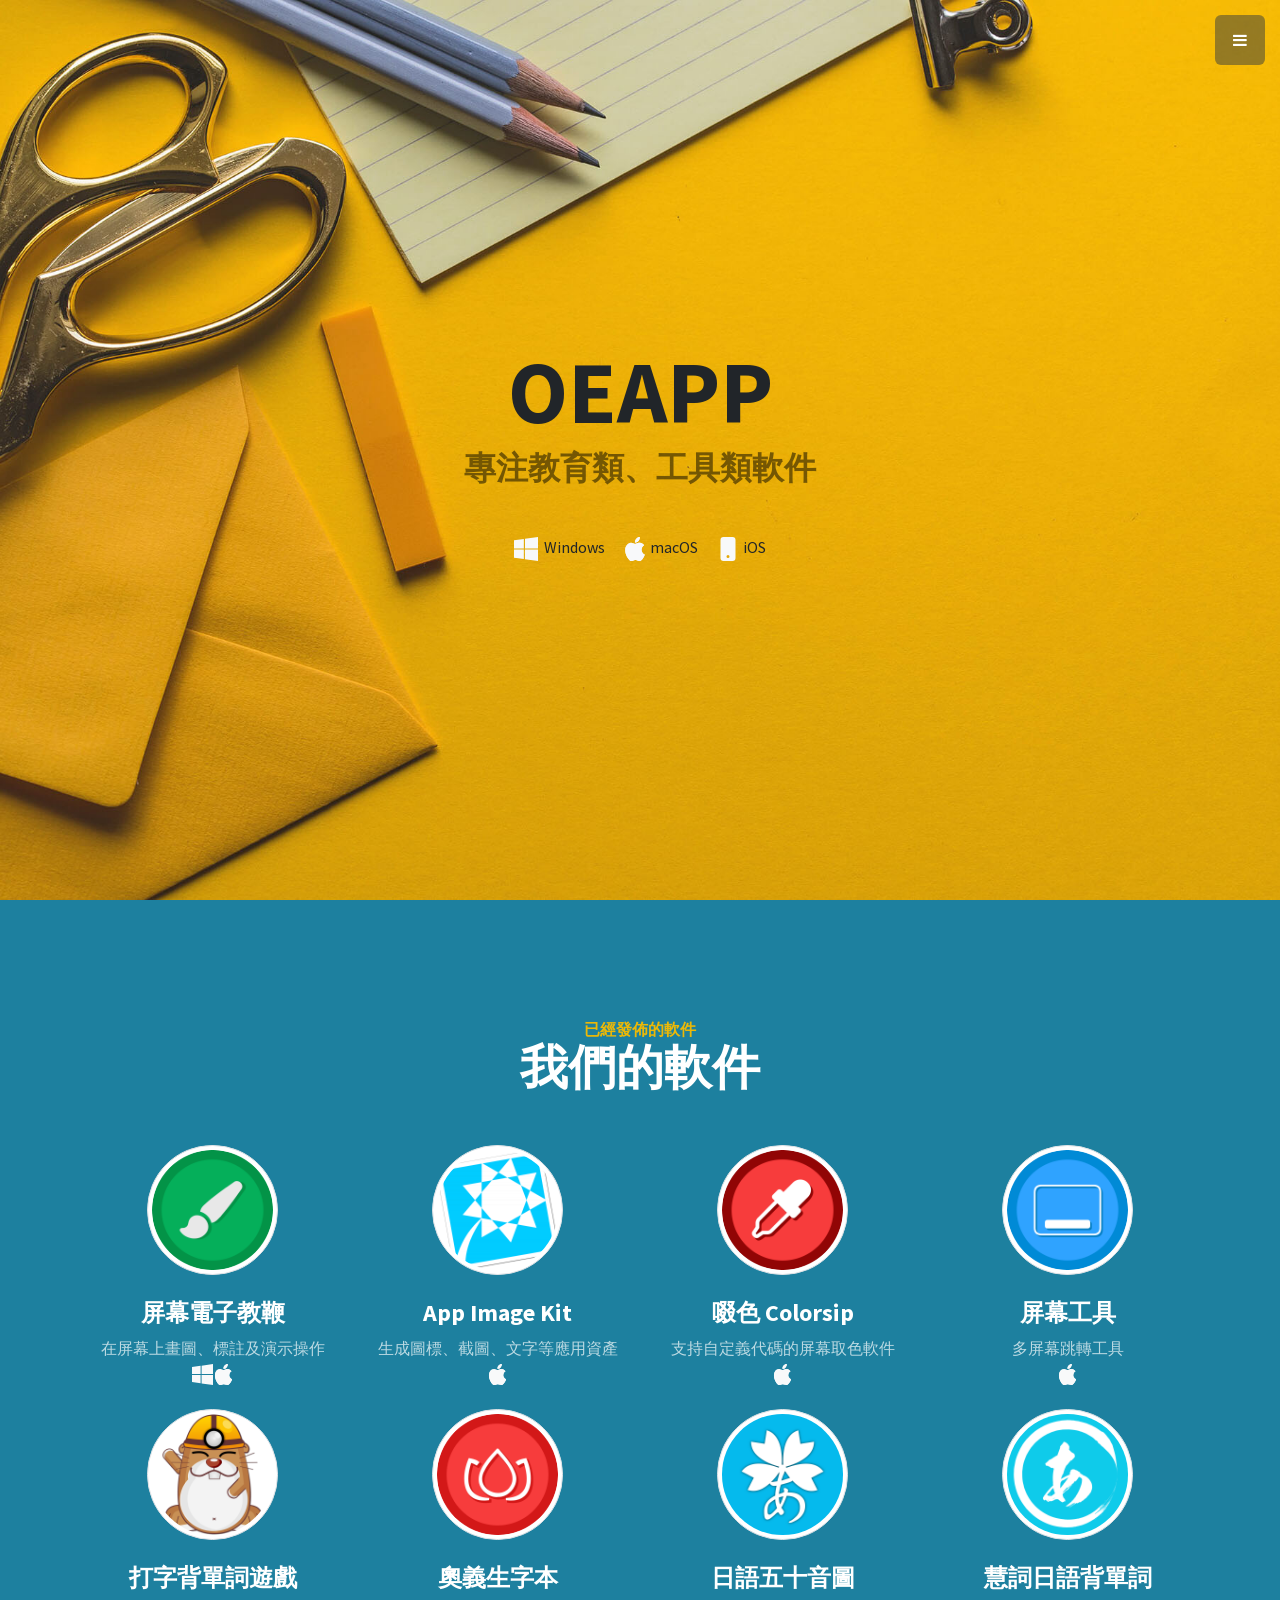
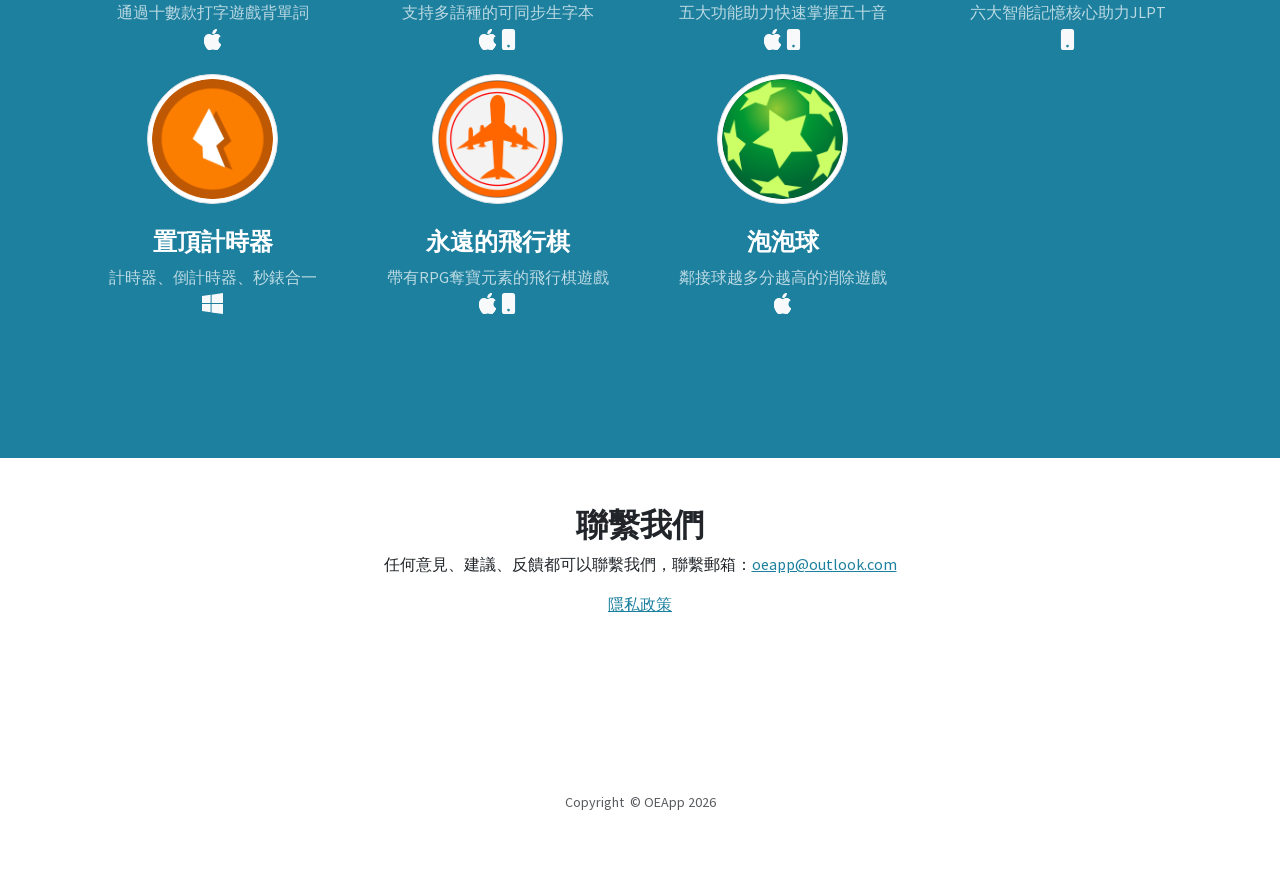
<file: zh-hant/index.html>
﻿<!DOCTYPE html><html data-bs-theme="light"><head><meta charset="utf-8"><meta name="viewport" content="width=device-width, initial-scale=1.0, shrink-to-fit=no"><title>專注教育類及工具類軟件 - OEApp</title><meta name="description" content="OEApp專注於開發教育類、工具類軟件以及休閒類遊戲，涉及macOS、iOS、Windows等平臺的應用。"><link rel="stylesheet" href="../assets/bootstrap/css/bootstrap.min.css"><link rel="stylesheet" href="../assets/fonts/font-awesome.min.css"><link rel="stylesheet" href="../assets/css/styles.min.css"><link rel="stylesheet" href="../assets/css/extension.min.css"><link rel="stylesheet" href="../assets/css/Pricing-Centered-badges.min.css"><link rel="stylesheet" href="../assets/css/Pricing-Centered-icons.min.css"></head><body id="page-top"><a class="menu-toggle rounded" href="#"><i class="fa fa-bars"></i></a><nav class="navbar navbar-expand" id="sidebar-wrapper"><div class="container"><button class="navbar-toggler d-none" data-bs-toggle="collapse" data-bs-target="#"></button><div class="collapse navbar-collapse"><ul class="navbar-nav sidebar-nav" id="sidebar-nav"><li class="nav-item sidebar-brand"><a class="nav-link active" href="/">OEApp</a></li><li class="nav-item sidebar-nav-item"><a class="nav-link" href="#apps">軟件產品</a></li><li class="nav-item sidebar-nav-item"><a class="nav-link" href="#contact">聯繫我們</a></li></ul></div></div></nav><header class="d-flex pt-5 pb-5 masthead" style="background-image:url('../assets/img/bg-callout.jpg');"><div class="container my-auto text-center"><h1 class="mb-1">OEAPP</h1><h2 class="text-black-50">專注教育類、工具類軟件</h2><h3 class="mb-5"></h3><div><span><svg class="bi bi-windows text-light navbar-toggler-icon" xmlns="http://www.w3.org/2000/svg" width="1em" height="1em" fill="currentColor" viewBox="0 0 16 16">
  <path d="M6.555 1.375 0 2.237v5.45h6.555zM0 13.795l6.555.933V8.313H0zm7.278-5.4.026 6.378L16 16V8.395zM16 0 7.33 1.244v6.414H16z"></path>
</svg>&nbsp; Windows</span><span style="margin:0px 18px"><svg class="bi bi-apple text-light navbar-toggler-icon" xmlns="http://www.w3.org/2000/svg" width="1em" height="1em" fill="currentColor" viewBox="0 0 16 16">
  <path d="M11.182.008C11.148-.03 9.923.023 8.857 1.18c-1.066 1.156-.902 2.482-.878 2.516s1.52.087 2.475-1.258.762-2.391.728-2.43m3.314 11.733c-.048-.096-2.325-1.234-2.113-3.422s1.675-2.789 1.698-2.854-.597-.79-1.254-1.157a3.7 3.7 0 0 0-1.563-.434c-.108-.003-.483-.095-1.254.116-.508.139-1.653.589-1.968.607-.316.018-1.256-.522-2.267-.665-.647-.125-1.333.131-1.824.328-.49.196-1.422.754-2.074 2.237-.652 1.482-.311 3.83-.067 4.56s.625 1.924 1.273 2.796c.576.984 1.34 1.667 1.659 1.899s1.219.386 1.843.067c.502-.308 1.408-.485 1.766-.472.357.013 1.061.154 1.782.539.571.197 1.111.115 1.652-.105.541-.221 1.324-1.059 2.238-2.758q.52-1.185.473-1.282"></path>
  <path d="M11.182.008C11.148-.03 9.923.023 8.857 1.18c-1.066 1.156-.902 2.482-.878 2.516s1.52.087 2.475-1.258.762-2.391.728-2.43m3.314 11.733c-.048-.096-2.325-1.234-2.113-3.422s1.675-2.789 1.698-2.854-.597-.79-1.254-1.157a3.7 3.7 0 0 0-1.563-.434c-.108-.003-.483-.095-1.254.116-.508.139-1.653.589-1.968.607-.316.018-1.256-.522-2.267-.665-.647-.125-1.333.131-1.824.328-.49.196-1.422.754-2.074 2.237-.652 1.482-.311 3.83-.067 4.56s.625 1.924 1.273 2.796c.576.984 1.34 1.667 1.659 1.899s1.219.386 1.843.067c.502-.308 1.408-.485 1.766-.472.357.013 1.061.154 1.782.539.571.197 1.111.115 1.652-.105.541-.221 1.324-1.059 2.238-2.758q.52-1.185.473-1.282"></path>
</svg>&nbsp;macOS</span><span><svg class="bi bi-phone-fill text-light navbar-toggler-icon" xmlns="http://www.w3.org/2000/svg" width="1em" height="1em" fill="currentColor" viewBox="0 0 16 16">
  <path d="M3 2a2 2 0 0 1 2-2h6a2 2 0 0 1 2 2v12a2 2 0 0 1-2 2H5a2 2 0 0 1-2-2zm6 11a1 1 0 1 0-2 0 1 1 0 0 0 2 0"></path>
</svg>&nbsp;iOS</span></div></div></header><section id="apps" class="content-section bg-primary text-white text-center"><div class="container"><div class="content-section-heading"><h3 class="text-secondary mb-0">已經發佈的軟件</h3><h2 class="mb-5">我們的軟件</h2></div><div class="row"><div class="col-md-6 col-lg-3 mb-5 mb-lg-0"><a href="epointer.html"><span class="rounded-circle mb-3 mx-auto" style="line-height: 7rem; display: block;"><img class="img-thumbnail rounded-circle w-50 mb-2" width="1024" height="1024" src="../assets/img/appicon_epointer.png"></span></a><h4><strong>屏幕電子教鞭</strong></h4><p class="mb-0 text-faded">在屏幕上畫圖、標註及演示操作</p><span class="small"><svg class="bi bi-windows text-light navbar-toggler-icon" xmlns="http://www.w3.org/2000/svg" width="1em" height="1em" fill="currentColor" viewBox="0 0 16 16">
  <path d="M6.555 1.375 0 2.237v5.45h6.555zM0 13.795l6.555.933V8.313H0zm7.278-5.4.026 6.378L16 16V8.395zM16 0 7.33 1.244v6.414H16z"></path>
</svg><svg class="bi bi-apple text-light navbar-toggler-icon" xmlns="http://www.w3.org/2000/svg" width="1em" height="1em" fill="currentColor" viewBox="0 0 16 16">
  <path d="M11.182.008C11.148-.03 9.923.023 8.857 1.18c-1.066 1.156-.902 2.482-.878 2.516s1.52.087 2.475-1.258.762-2.391.728-2.43m3.314 11.733c-.048-.096-2.325-1.234-2.113-3.422s1.675-2.789 1.698-2.854-.597-.79-1.254-1.157a3.7 3.7 0 0 0-1.563-.434c-.108-.003-.483-.095-1.254.116-.508.139-1.653.589-1.968.607-.316.018-1.256-.522-2.267-.665-.647-.125-1.333.131-1.824.328-.49.196-1.422.754-2.074 2.237-.652 1.482-.311 3.83-.067 4.56s.625 1.924 1.273 2.796c.576.984 1.34 1.667 1.659 1.899s1.219.386 1.843.067c.502-.308 1.408-.485 1.766-.472.357.013 1.061.154 1.782.539.571.197 1.111.115 1.652-.105.541-.221 1.324-1.059 2.238-2.758q.52-1.185.473-1.282"></path>
  <path d="M11.182.008C11.148-.03 9.923.023 8.857 1.18c-1.066 1.156-.902 2.482-.878 2.516s1.52.087 2.475-1.258.762-2.391.728-2.43m3.314 11.733c-.048-.096-2.325-1.234-2.113-3.422s1.675-2.789 1.698-2.854-.597-.79-1.254-1.157a3.7 3.7 0 0 0-1.563-.434c-.108-.003-.483-.095-1.254.116-.508.139-1.653.589-1.968.607-.316.018-1.256-.522-2.267-.665-.647-.125-1.333.131-1.824.328-.49.196-1.422.754-2.074 2.237-.652 1.482-.311 3.83-.067 4.56s.625 1.924 1.273 2.796c.576.984 1.34 1.667 1.659 1.899s1.219.386 1.843.067c.502-.308 1.408-.485 1.766-.472.357.013 1.061.154 1.782.539.571.197 1.111.115 1.652-.105.541-.221 1.324-1.059 2.238-2.758q.52-1.185.473-1.282"></path>
</svg></span></div><div class="col-md-6 col-lg-3 mb-5 mb-lg-0"><a href="#"><span class="rounded-circle mb-3 mx-auto" style="line-height: 7rem; display: block;"><img class="img-thumbnail rounded-circle w-50 mb-2" width="1024" height="1024" src="../assets/img/appicon_appimgkit.png"></span></a><h4><strong>App Image&nbsp;Kit</strong></h4><p class="mb-0 text-faded">生成圖標、截圖、文字等應用資產</p><span class="small"><svg class="bi bi-apple text-light navbar-toggler-icon" xmlns="http://www.w3.org/2000/svg" width="1em" height="1em" fill="currentColor" viewBox="0 0 16 16">
  <path d="M11.182.008C11.148-.03 9.923.023 8.857 1.18c-1.066 1.156-.902 2.482-.878 2.516s1.52.087 2.475-1.258.762-2.391.728-2.43m3.314 11.733c-.048-.096-2.325-1.234-2.113-3.422s1.675-2.789 1.698-2.854-.597-.79-1.254-1.157a3.7 3.7 0 0 0-1.563-.434c-.108-.003-.483-.095-1.254.116-.508.139-1.653.589-1.968.607-.316.018-1.256-.522-2.267-.665-.647-.125-1.333.131-1.824.328-.49.196-1.422.754-2.074 2.237-.652 1.482-.311 3.83-.067 4.56s.625 1.924 1.273 2.796c.576.984 1.34 1.667 1.659 1.899s1.219.386 1.843.067c.502-.308 1.408-.485 1.766-.472.357.013 1.061.154 1.782.539.571.197 1.111.115 1.652-.105.541-.221 1.324-1.059 2.238-2.758q.52-1.185.473-1.282"></path>
  <path d="M11.182.008C11.148-.03 9.923.023 8.857 1.18c-1.066 1.156-.902 2.482-.878 2.516s1.52.087 2.475-1.258.762-2.391.728-2.43m3.314 11.733c-.048-.096-2.325-1.234-2.113-3.422s1.675-2.789 1.698-2.854-.597-.79-1.254-1.157a3.7 3.7 0 0 0-1.563-.434c-.108-.003-.483-.095-1.254.116-.508.139-1.653.589-1.968.607-.316.018-1.256-.522-2.267-.665-.647-.125-1.333.131-1.824.328-.49.196-1.422.754-2.074 2.237-.652 1.482-.311 3.83-.067 4.56s.625 1.924 1.273 2.796c.576.984 1.34 1.667 1.659 1.899s1.219.386 1.843.067c.502-.308 1.408-.485 1.766-.472.357.013 1.061.154 1.782.539.571.197 1.111.115 1.652-.105.541-.221 1.324-1.059 2.238-2.758q.52-1.185.473-1.282"></path>
</svg></span></div><div class="col-md-6 col-lg-3 mb-5 mb-lg-0"><a href="#"><span class="rounded-circle mb-3 mx-auto" style="line-height: 7rem; display: block;"><img class="img-thumbnail rounded-circle w-50 mb-2" width="1024" height="1024" src="../assets/img/appicon_colorsip.png"></span></a><h4><strong>啜色 Colorsip</strong></h4><p class="mb-0 text-faded"><span>支持自定義代碼的屏幕取色軟件</span></p><span class="small"><svg class="bi bi-apple text-light navbar-toggler-icon" xmlns="http://www.w3.org/2000/svg" width="1em" height="1em" fill="currentColor" viewBox="0 0 16 16">
  <path d="M11.182.008C11.148-.03 9.923.023 8.857 1.18c-1.066 1.156-.902 2.482-.878 2.516s1.52.087 2.475-1.258.762-2.391.728-2.43m3.314 11.733c-.048-.096-2.325-1.234-2.113-3.422s1.675-2.789 1.698-2.854-.597-.79-1.254-1.157a3.7 3.7 0 0 0-1.563-.434c-.108-.003-.483-.095-1.254.116-.508.139-1.653.589-1.968.607-.316.018-1.256-.522-2.267-.665-.647-.125-1.333.131-1.824.328-.49.196-1.422.754-2.074 2.237-.652 1.482-.311 3.83-.067 4.56s.625 1.924 1.273 2.796c.576.984 1.34 1.667 1.659 1.899s1.219.386 1.843.067c.502-.308 1.408-.485 1.766-.472.357.013 1.061.154 1.782.539.571.197 1.111.115 1.652-.105.541-.221 1.324-1.059 2.238-2.758q.52-1.185.473-1.282"></path>
  <path d="M11.182.008C11.148-.03 9.923.023 8.857 1.18c-1.066 1.156-.902 2.482-.878 2.516s1.52.087 2.475-1.258.762-2.391.728-2.43m3.314 11.733c-.048-.096-2.325-1.234-2.113-3.422s1.675-2.789 1.698-2.854-.597-.79-1.254-1.157a3.7 3.7 0 0 0-1.563-.434c-.108-.003-.483-.095-1.254.116-.508.139-1.653.589-1.968.607-.316.018-1.256-.522-2.267-.665-.647-.125-1.333.131-1.824.328-.49.196-1.422.754-2.074 2.237-.652 1.482-.311 3.83-.067 4.56s.625 1.924 1.273 2.796c.576.984 1.34 1.667 1.659 1.899s1.219.386 1.843.067c.502-.308 1.408-.485 1.766-.472.357.013 1.061.154 1.782.539.571.197 1.111.115 1.652-.105.541-.221 1.324-1.059 2.238-2.758q.52-1.185.473-1.282"></path>
</svg></span></div><div class="col-md-6 col-lg-3 mb-5 mb-lg-0"><a href="#"><span class="rounded-circle mb-3 mx-auto" style="line-height: 7rem; display: block;"><img class="img-thumbnail rounded-circle w-50 mb-2" width="1024" height="1024" src="../assets/img/appicon_screenkit.png"></span></a><h4><strong>屏幕工具</strong></h4><p class="mb-0 text-faded">多屏幕跳轉工具</p><span class="small"><svg class="bi bi-apple text-light navbar-toggler-icon" xmlns="http://www.w3.org/2000/svg" width="1em" height="1em" fill="currentColor" viewBox="0 0 16 16">
  <path d="M11.182.008C11.148-.03 9.923.023 8.857 1.18c-1.066 1.156-.902 2.482-.878 2.516s1.52.087 2.475-1.258.762-2.391.728-2.43m3.314 11.733c-.048-.096-2.325-1.234-2.113-3.422s1.675-2.789 1.698-2.854-.597-.79-1.254-1.157a3.7 3.7 0 0 0-1.563-.434c-.108-.003-.483-.095-1.254.116-.508.139-1.653.589-1.968.607-.316.018-1.256-.522-2.267-.665-.647-.125-1.333.131-1.824.328-.49.196-1.422.754-2.074 2.237-.652 1.482-.311 3.83-.067 4.56s.625 1.924 1.273 2.796c.576.984 1.34 1.667 1.659 1.899s1.219.386 1.843.067c.502-.308 1.408-.485 1.766-.472.357.013 1.061.154 1.782.539.571.197 1.111.115 1.652-.105.541-.221 1.324-1.059 2.238-2.758q.52-1.185.473-1.282"></path>
  <path d="M11.182.008C11.148-.03 9.923.023 8.857 1.18c-1.066 1.156-.902 2.482-.878 2.516s1.52.087 2.475-1.258.762-2.391.728-2.43m3.314 11.733c-.048-.096-2.325-1.234-2.113-3.422s1.675-2.789 1.698-2.854-.597-.79-1.254-1.157a3.7 3.7 0 0 0-1.563-.434c-.108-.003-.483-.095-1.254.116-.508.139-1.653.589-1.968.607-.316.018-1.256-.522-2.267-.665-.647-.125-1.333.131-1.824.328-.49.196-1.422.754-2.074 2.237-.652 1.482-.311 3.83-.067 4.56s.625 1.924 1.273 2.796c.576.984 1.34 1.667 1.659 1.899s1.219.386 1.843.067c.502-.308 1.408-.485 1.766-.472.357.013 1.061.154 1.782.539.571.197 1.111.115 1.652-.105.541-.221 1.324-1.059 2.238-2.758q.52-1.185.473-1.282"></path>
</svg></span></div></div><div class="row"><div class="col-md-6 col-lg-3 mb-5 mb-lg-0"><a href="#"><span class="rounded-circle mb-3 mx-auto" style="line-height: 7rem; display: block;"><img class="img-thumbnail rounded-circle w-50 mb-2" width="1024" height="1024" src="../assets/img/appicon_typerecite.png"></span></a><h4><strong><strong>打字背單詞遊戲</strong></strong></h4><p class="mb-0 text-faded">通過十數款打字遊戲背單詞</p><span class="small"><svg class="bi bi-apple text-light navbar-toggler-icon" xmlns="http://www.w3.org/2000/svg" width="1em" height="1em" fill="currentColor" viewBox="0 0 16 16">
  <path d="M11.182.008C11.148-.03 9.923.023 8.857 1.18c-1.066 1.156-.902 2.482-.878 2.516s1.52.087 2.475-1.258.762-2.391.728-2.43m3.314 11.733c-.048-.096-2.325-1.234-2.113-3.422s1.675-2.789 1.698-2.854-.597-.79-1.254-1.157a3.7 3.7 0 0 0-1.563-.434c-.108-.003-.483-.095-1.254.116-.508.139-1.653.589-1.968.607-.316.018-1.256-.522-2.267-.665-.647-.125-1.333.131-1.824.328-.49.196-1.422.754-2.074 2.237-.652 1.482-.311 3.83-.067 4.56s.625 1.924 1.273 2.796c.576.984 1.34 1.667 1.659 1.899s1.219.386 1.843.067c.502-.308 1.408-.485 1.766-.472.357.013 1.061.154 1.782.539.571.197 1.111.115 1.652-.105.541-.221 1.324-1.059 2.238-2.758q.52-1.185.473-1.282"></path>
  <path d="M11.182.008C11.148-.03 9.923.023 8.857 1.18c-1.066 1.156-.902 2.482-.878 2.516s1.52.087 2.475-1.258.762-2.391.728-2.43m3.314 11.733c-.048-.096-2.325-1.234-2.113-3.422s1.675-2.789 1.698-2.854-.597-.79-1.254-1.157a3.7 3.7 0 0 0-1.563-.434c-.108-.003-.483-.095-1.254.116-.508.139-1.653.589-1.968.607-.316.018-1.256-.522-2.267-.665-.647-.125-1.333.131-1.824.328-.49.196-1.422.754-2.074 2.237-.652 1.482-.311 3.83-.067 4.56s.625 1.924 1.273 2.796c.576.984 1.34 1.667 1.659 1.899s1.219.386 1.843.067c.502-.308 1.408-.485 1.766-.472.357.013 1.061.154 1.782.539.571.197 1.111.115 1.652-.105.541-.221 1.324-1.059 2.238-2.758q.52-1.185.473-1.282"></path>
</svg></span></div><div class="col-md-6 col-lg-3 mb-5 mb-lg-0"><a href="#"><span class="rounded-circle mb-3 mx-auto" style="line-height: 7rem; display: block;"><img class="img-thumbnail rounded-circle w-50 mb-2" width="1024" height="1024" src="../assets/img/appicon_wordbook.png"></span></a><h4><strong>奧義生字本</strong></h4><p class="mb-0 text-faded">支持多語種的可同步生字本</p><span class="small"><svg class="bi bi-apple text-light navbar-toggler-icon" xmlns="http://www.w3.org/2000/svg" width="1em" height="1em" fill="currentColor" viewBox="0 0 16 16">
  <path d="M11.182.008C11.148-.03 9.923.023 8.857 1.18c-1.066 1.156-.902 2.482-.878 2.516s1.52.087 2.475-1.258.762-2.391.728-2.43m3.314 11.733c-.048-.096-2.325-1.234-2.113-3.422s1.675-2.789 1.698-2.854-.597-.79-1.254-1.157a3.7 3.7 0 0 0-1.563-.434c-.108-.003-.483-.095-1.254.116-.508.139-1.653.589-1.968.607-.316.018-1.256-.522-2.267-.665-.647-.125-1.333.131-1.824.328-.49.196-1.422.754-2.074 2.237-.652 1.482-.311 3.83-.067 4.56s.625 1.924 1.273 2.796c.576.984 1.34 1.667 1.659 1.899s1.219.386 1.843.067c.502-.308 1.408-.485 1.766-.472.357.013 1.061.154 1.782.539.571.197 1.111.115 1.652-.105.541-.221 1.324-1.059 2.238-2.758q.52-1.185.473-1.282"></path>
  <path d="M11.182.008C11.148-.03 9.923.023 8.857 1.18c-1.066 1.156-.902 2.482-.878 2.516s1.52.087 2.475-1.258.762-2.391.728-2.43m3.314 11.733c-.048-.096-2.325-1.234-2.113-3.422s1.675-2.789 1.698-2.854-.597-.79-1.254-1.157a3.7 3.7 0 0 0-1.563-.434c-.108-.003-.483-.095-1.254.116-.508.139-1.653.589-1.968.607-.316.018-1.256-.522-2.267-.665-.647-.125-1.333.131-1.824.328-.49.196-1.422.754-2.074 2.237-.652 1.482-.311 3.83-.067 4.56s.625 1.924 1.273 2.796c.576.984 1.34 1.667 1.659 1.899s1.219.386 1.843.067c.502-.308 1.408-.485 1.766-.472.357.013 1.061.154 1.782.539.571.197 1.111.115 1.652-.105.541-.221 1.324-1.059 2.238-2.758q.52-1.185.473-1.282"></path>
</svg><svg class="bi bi-phone-fill text-light navbar-toggler-icon" xmlns="http://www.w3.org/2000/svg" width="1em" height="1em" fill="currentColor" viewBox="0 0 16 16">
  <path d="M3 2a2 2 0 0 1 2-2h6a2 2 0 0 1 2 2v12a2 2 0 0 1-2 2H5a2 2 0 0 1-2-2zm6 11a1 1 0 1 0-2 0 1 1 0 0 0 2 0"></path>
</svg></span></div><div class="col-md-6 col-lg-3 mb-5 mb-lg-0"><a href="#"><span class="rounded-circle mb-3 mx-auto" style="line-height: 7rem; display: block;"><img class="img-thumbnail rounded-circle w-50 mb-2" width="1024" height="1024" src="../assets/img/appicon_wushiyin.png"></span></a><h4><strong>日語五十音圖</strong></h4><p class="mb-0 text-faded"><span>五大功能助力快速掌握五十音</span></p><span class="small"><svg class="bi bi-apple text-light navbar-toggler-icon" xmlns="http://www.w3.org/2000/svg" width="1em" height="1em" fill="currentColor" viewBox="0 0 16 16">
  <path d="M11.182.008C11.148-.03 9.923.023 8.857 1.18c-1.066 1.156-.902 2.482-.878 2.516s1.52.087 2.475-1.258.762-2.391.728-2.43m3.314 11.733c-.048-.096-2.325-1.234-2.113-3.422s1.675-2.789 1.698-2.854-.597-.79-1.254-1.157a3.7 3.7 0 0 0-1.563-.434c-.108-.003-.483-.095-1.254.116-.508.139-1.653.589-1.968.607-.316.018-1.256-.522-2.267-.665-.647-.125-1.333.131-1.824.328-.49.196-1.422.754-2.074 2.237-.652 1.482-.311 3.83-.067 4.56s.625 1.924 1.273 2.796c.576.984 1.34 1.667 1.659 1.899s1.219.386 1.843.067c.502-.308 1.408-.485 1.766-.472.357.013 1.061.154 1.782.539.571.197 1.111.115 1.652-.105.541-.221 1.324-1.059 2.238-2.758q.52-1.185.473-1.282"></path>
  <path d="M11.182.008C11.148-.03 9.923.023 8.857 1.18c-1.066 1.156-.902 2.482-.878 2.516s1.52.087 2.475-1.258.762-2.391.728-2.43m3.314 11.733c-.048-.096-2.325-1.234-2.113-3.422s1.675-2.789 1.698-2.854-.597-.79-1.254-1.157a3.7 3.7 0 0 0-1.563-.434c-.108-.003-.483-.095-1.254.116-.508.139-1.653.589-1.968.607-.316.018-1.256-.522-2.267-.665-.647-.125-1.333.131-1.824.328-.49.196-1.422.754-2.074 2.237-.652 1.482-.311 3.83-.067 4.56s.625 1.924 1.273 2.796c.576.984 1.34 1.667 1.659 1.899s1.219.386 1.843.067c.502-.308 1.408-.485 1.766-.472.357.013 1.061.154 1.782.539.571.197 1.111.115 1.652-.105.541-.221 1.324-1.059 2.238-2.758q.52-1.185.473-1.282"></path>
</svg><svg class="bi bi-phone-fill text-light navbar-toggler-icon" xmlns="http://www.w3.org/2000/svg" width="1em" height="1em" fill="currentColor" viewBox="0 0 16 16">
  <path d="M3 2a2 2 0 0 1 2-2h6a2 2 0 0 1 2 2v12a2 2 0 0 1-2 2H5a2 2 0 0 1-2-2zm6 11a1 1 0 1 0-2 0 1 1 0 0 0 2 0"></path>
</svg></span></div><div class="col-md-6 col-lg-3 mb-5 mb-lg-0"><a href="#"><span class="rounded-circle mb-3 mx-auto" style="line-height: 7rem; display: block;"><img class="img-thumbnail rounded-circle w-50 mb-2" width="1024" height="1024" src="../assets/img/appicon_smartwordjp.png"></span></a><h4><strong><strong>慧詞日語背單詞</strong></strong></h4><p class="mb-0 text-faded">六大智能記憶核心助力JLPT</p><span class="small"><svg class="bi bi-phone-fill text-light navbar-toggler-icon" xmlns="http://www.w3.org/2000/svg" width="1em" height="1em" fill="currentColor" viewBox="0 0 16 16">
  <path d="M3 2a2 2 0 0 1 2-2h6a2 2 0 0 1 2 2v12a2 2 0 0 1-2 2H5a2 2 0 0 1-2-2zm6 11a1 1 0 1 0-2 0 1 1 0 0 0 2 0"></path>
</svg></span></div></div><div class="row"><div class="col-md-6 col-lg-3 mb-5 mb-lg-0"><a href="#"><span class="rounded-circle mb-3 mx-auto" style="line-height: 7rem; display: block;"><img class="img-thumbnail rounded-circle w-50 mb-2" width="1024" height="1024" src="../assets/img/appicon_topmostreminder.png"></span></a><h4><strong>置頂計時器</strong></h4><p class="mb-0 text-faded">計時器、倒計時器、秒錶合一</p><span class="small"><svg class="bi bi-windows text-light navbar-toggler-icon" xmlns="http://www.w3.org/2000/svg" width="1em" height="1em" fill="currentColor" viewBox="0 0 16 16">
  <path d="M6.555 1.375 0 2.237v5.45h6.555zM0 13.795l6.555.933V8.313H0zm7.278-5.4.026 6.378L16 16V8.395zM16 0 7.33 1.244v6.414H16z"></path>
</svg></span></div><div class="col-md-6 col-lg-3 mb-5 mb-lg-0"><a href="#"><span class="rounded-circle mb-3 mx-auto" style="line-height: 7rem; display: block;"><img class="img-thumbnail rounded-circle w-50 mb-2" width="1024" height="1024" src="../assets/img/appicon_ludoforever.png"></span></a><h4><strong>永遠的飛行棋</strong></h4><p class="mb-0 text-faded">帶有RPG奪寶元素的飛行棋遊戲</p><span class="small"><svg class="bi bi-apple text-light navbar-toggler-icon" xmlns="http://www.w3.org/2000/svg" width="1em" height="1em" fill="currentColor" viewBox="0 0 16 16">
  <path d="M11.182.008C11.148-.03 9.923.023 8.857 1.18c-1.066 1.156-.902 2.482-.878 2.516s1.52.087 2.475-1.258.762-2.391.728-2.43m3.314 11.733c-.048-.096-2.325-1.234-2.113-3.422s1.675-2.789 1.698-2.854-.597-.79-1.254-1.157a3.7 3.7 0 0 0-1.563-.434c-.108-.003-.483-.095-1.254.116-.508.139-1.653.589-1.968.607-.316.018-1.256-.522-2.267-.665-.647-.125-1.333.131-1.824.328-.49.196-1.422.754-2.074 2.237-.652 1.482-.311 3.83-.067 4.56s.625 1.924 1.273 2.796c.576.984 1.34 1.667 1.659 1.899s1.219.386 1.843.067c.502-.308 1.408-.485 1.766-.472.357.013 1.061.154 1.782.539.571.197 1.111.115 1.652-.105.541-.221 1.324-1.059 2.238-2.758q.52-1.185.473-1.282"></path>
  <path d="M11.182.008C11.148-.03 9.923.023 8.857 1.18c-1.066 1.156-.902 2.482-.878 2.516s1.52.087 2.475-1.258.762-2.391.728-2.43m3.314 11.733c-.048-.096-2.325-1.234-2.113-3.422s1.675-2.789 1.698-2.854-.597-.79-1.254-1.157a3.7 3.7 0 0 0-1.563-.434c-.108-.003-.483-.095-1.254.116-.508.139-1.653.589-1.968.607-.316.018-1.256-.522-2.267-.665-.647-.125-1.333.131-1.824.328-.49.196-1.422.754-2.074 2.237-.652 1.482-.311 3.83-.067 4.56s.625 1.924 1.273 2.796c.576.984 1.34 1.667 1.659 1.899s1.219.386 1.843.067c.502-.308 1.408-.485 1.766-.472.357.013 1.061.154 1.782.539.571.197 1.111.115 1.652-.105.541-.221 1.324-1.059 2.238-2.758q.52-1.185.473-1.282"></path>
</svg><svg class="bi bi-phone-fill text-light navbar-toggler-icon" xmlns="http://www.w3.org/2000/svg" width="1em" height="1em" fill="currentColor" viewBox="0 0 16 16">
  <path d="M3 2a2 2 0 0 1 2-2h6a2 2 0 0 1 2 2v12a2 2 0 0 1-2 2H5a2 2 0 0 1-2-2zm6 11a1 1 0 1 0-2 0 1 1 0 0 0 2 0"></path>
</svg></span></div><div class="col-md-6 col-lg-3 mb-5 mb-lg-0"><a href="#"><span class="rounded-circle mb-3 mx-auto" style="line-height: 7rem; display: block;"><img class="img-thumbnail rounded-circle w-50 mb-2" width="1024" height="1024" src="../assets/img/appicon_popoball.png"></span></a><h4><strong>泡泡球</strong></h4><p class="mb-0 text-faded">鄰接球越多分越高的消除遊戲</p><span class="small"><svg class="bi bi-apple text-light navbar-toggler-icon" xmlns="http://www.w3.org/2000/svg" width="1em" height="1em" fill="currentColor" viewBox="0 0 16 16">
  <path d="M11.182.008C11.148-.03 9.923.023 8.857 1.18c-1.066 1.156-.902 2.482-.878 2.516s1.52.087 2.475-1.258.762-2.391.728-2.43m3.314 11.733c-.048-.096-2.325-1.234-2.113-3.422s1.675-2.789 1.698-2.854-.597-.79-1.254-1.157a3.7 3.7 0 0 0-1.563-.434c-.108-.003-.483-.095-1.254.116-.508.139-1.653.589-1.968.607-.316.018-1.256-.522-2.267-.665-.647-.125-1.333.131-1.824.328-.49.196-1.422.754-2.074 2.237-.652 1.482-.311 3.83-.067 4.56s.625 1.924 1.273 2.796c.576.984 1.34 1.667 1.659 1.899s1.219.386 1.843.067c.502-.308 1.408-.485 1.766-.472.357.013 1.061.154 1.782.539.571.197 1.111.115 1.652-.105.541-.221 1.324-1.059 2.238-2.758q.52-1.185.473-1.282"></path>
  <path d="M11.182.008C11.148-.03 9.923.023 8.857 1.18c-1.066 1.156-.902 2.482-.878 2.516s1.52.087 2.475-1.258.762-2.391.728-2.43m3.314 11.733c-.048-.096-2.325-1.234-2.113-3.422s1.675-2.789 1.698-2.854-.597-.79-1.254-1.157a3.7 3.7 0 0 0-1.563-.434c-.108-.003-.483-.095-1.254.116-.508.139-1.653.589-1.968.607-.316.018-1.256-.522-2.267-.665-.647-.125-1.333.131-1.824.328-.49.196-1.422.754-2.074 2.237-.652 1.482-.311 3.83-.067 4.56s.625 1.924 1.273 2.796c.576.984 1.34 1.667 1.659 1.899s1.219.386 1.843.067c.502-.308 1.408-.485 1.766-.472.357.013 1.061.154 1.782.539.571.197 1.111.115 1.652-.105.541-.221 1.324-1.059 2.238-2.758q.52-1.185.473-1.282"></path>
</svg></span></div><div class="col-md-6 col-lg-3 mb-5 mb-lg-0"></div></div></div></section><section class="position-relative py-4 py-xl-5" id="contact"><div class="container position-relative"><div class="row mb-5"><div class="col-md-8 col-xl-6 text-center mx-auto"><h2>聯繫我們</h2><p>任何意見、建議、反饋都可以聯繫我們，聯繫郵箱：<a href="mailto:oeapp@outlook.com">oeapp@outlook.com</a></p><a href="privacy-policy.html" target="_blank">隱私政策</a></div></div></div></section><footer class="footer text-center"><div class="container"><p class="text-muted mb-0 small">Copyright &nbsp;© OEApp 2026</p></div><a class="js-scroll-trigger scroll-to-top rounded" href="#page-top"><i class="fa fa-angle-up"></i></a></footer><script src="../assets/bootstrap/js/bootstrap.min.js"></script><script src="../assets/js/stylish-portfolio.min.js"></script></body></html>
</file>
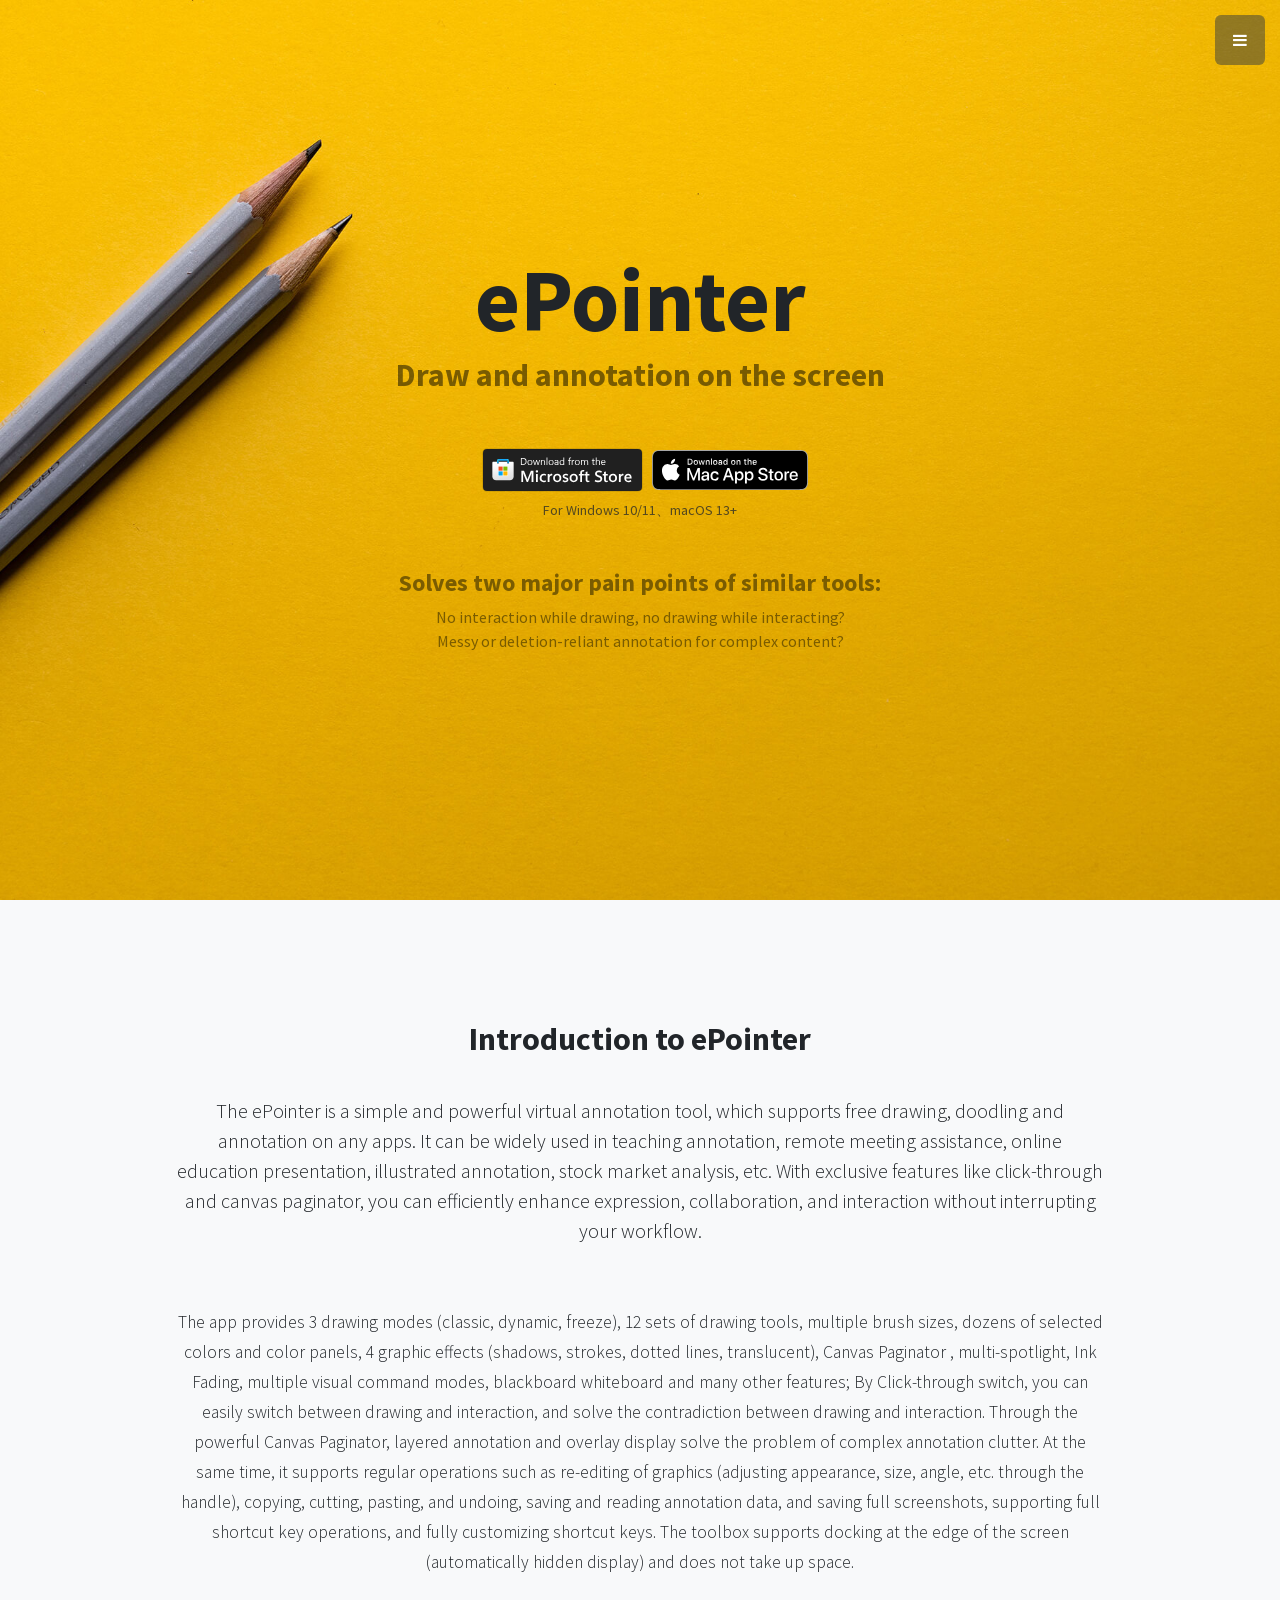
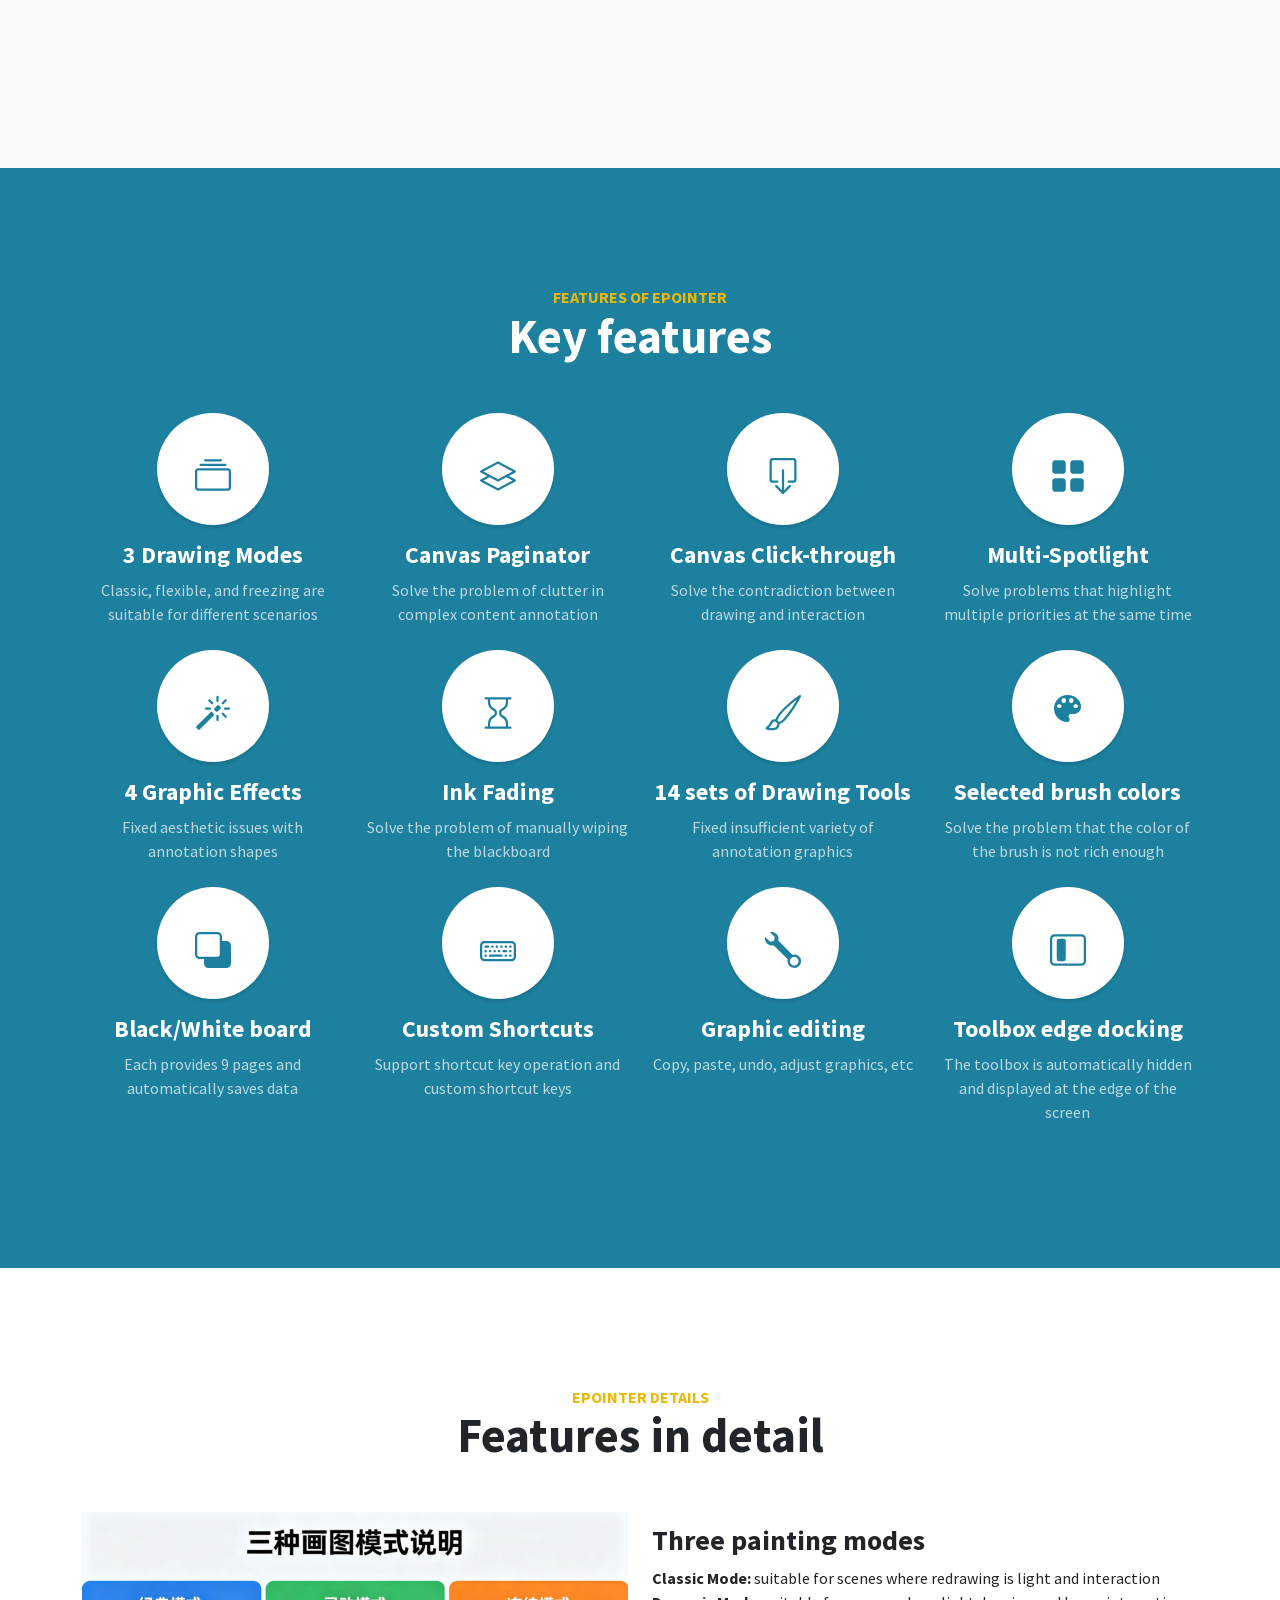
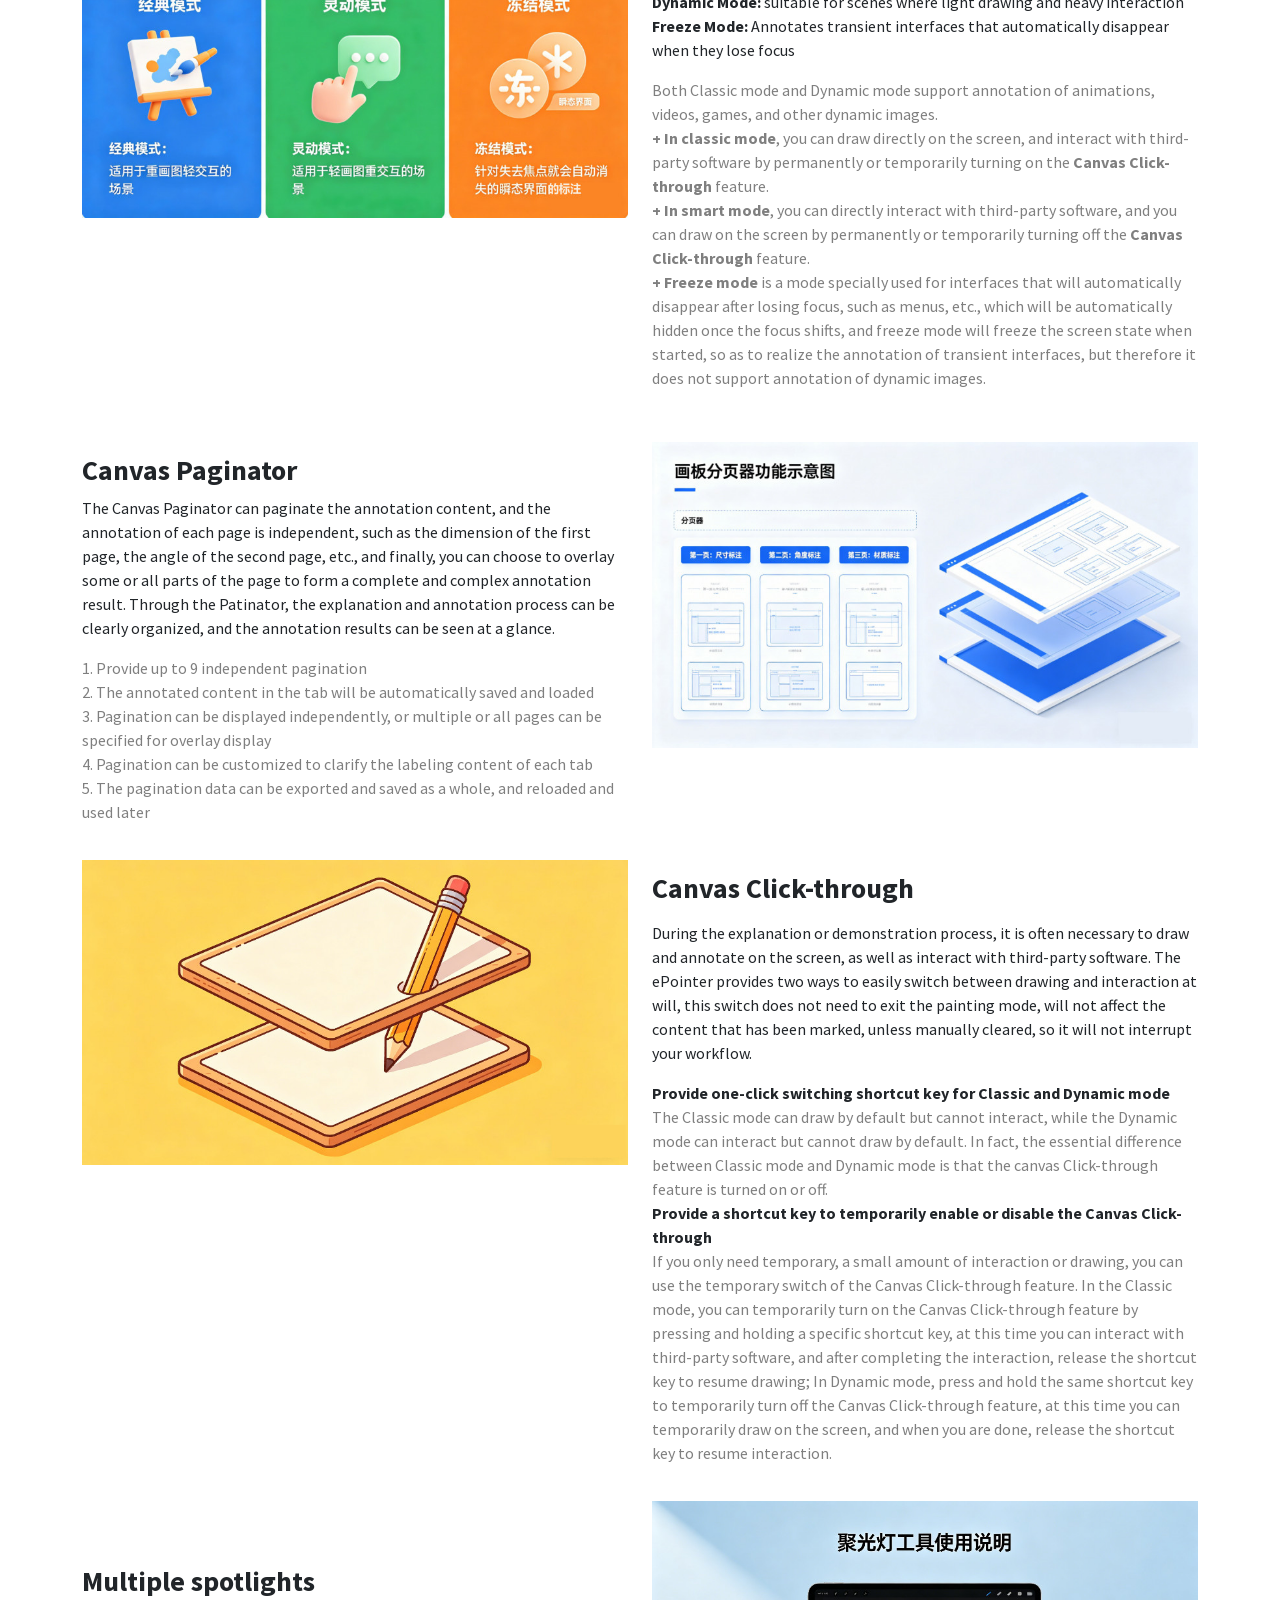
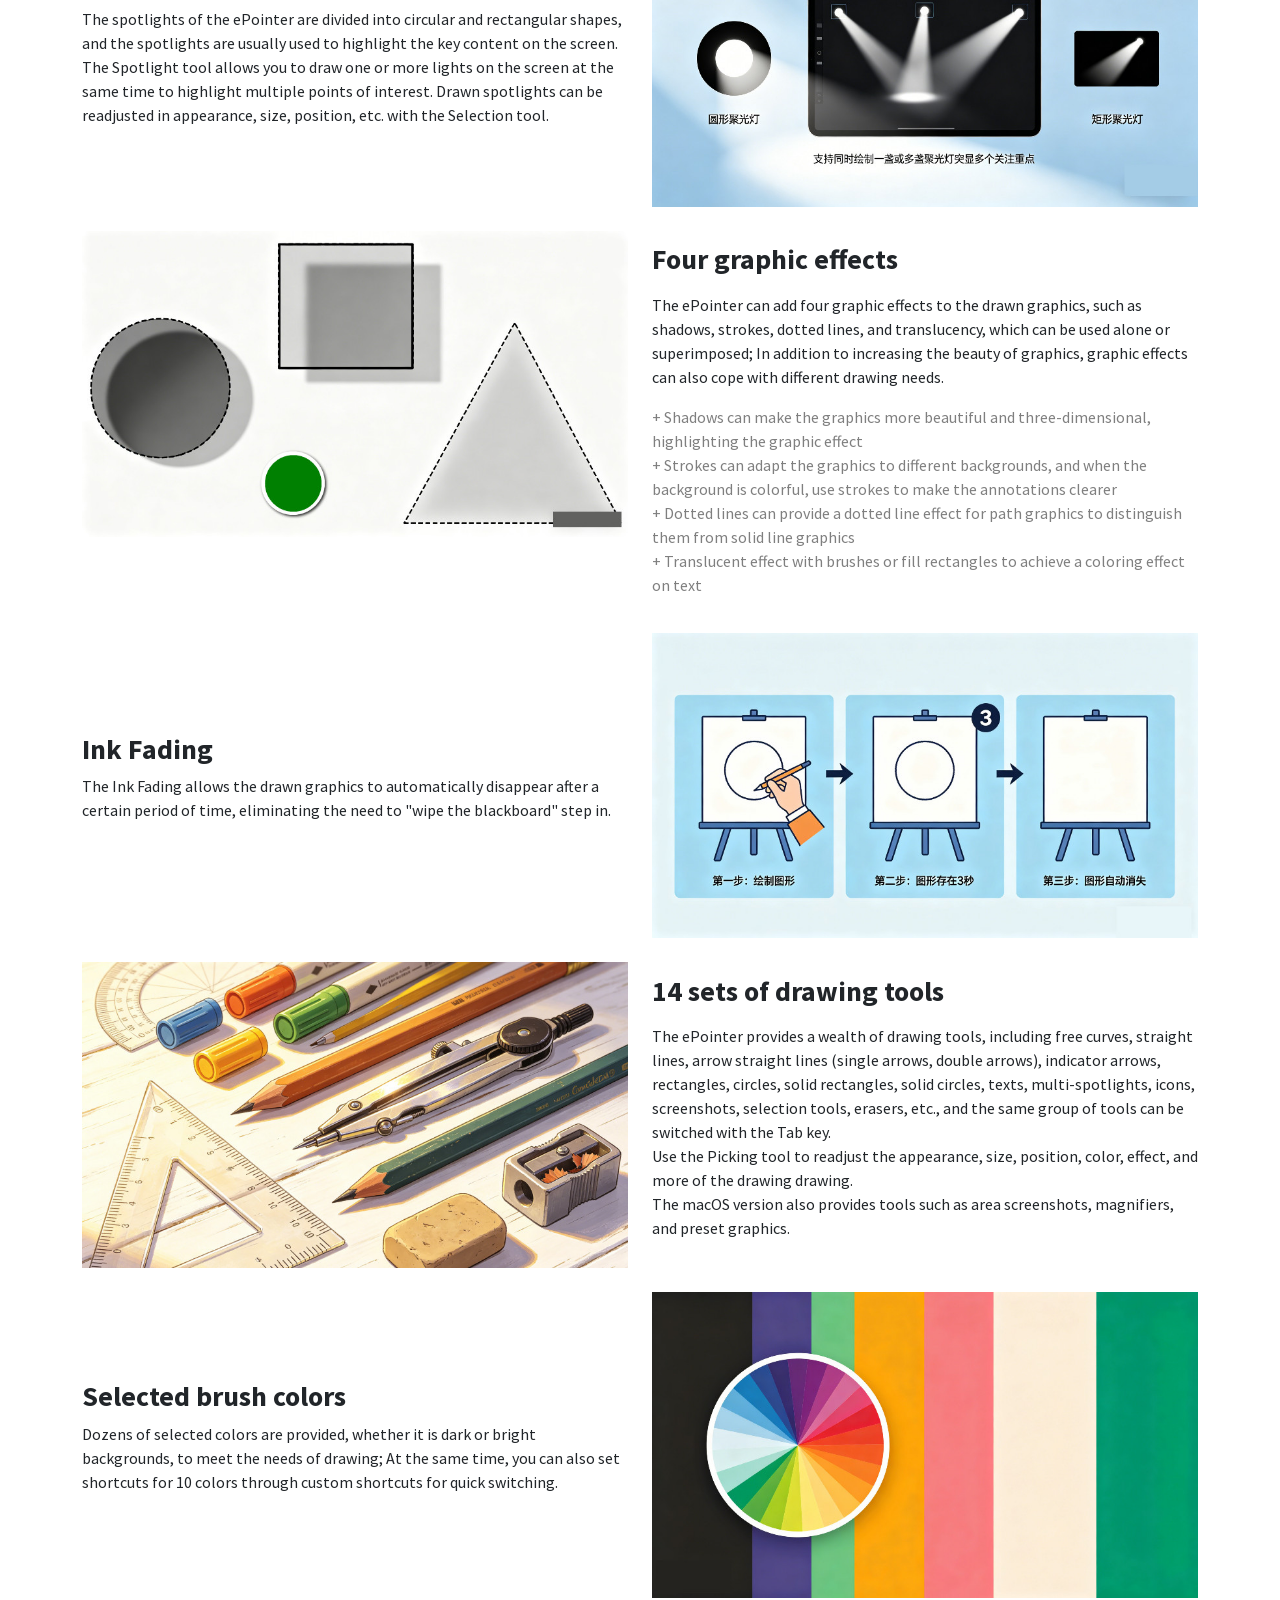
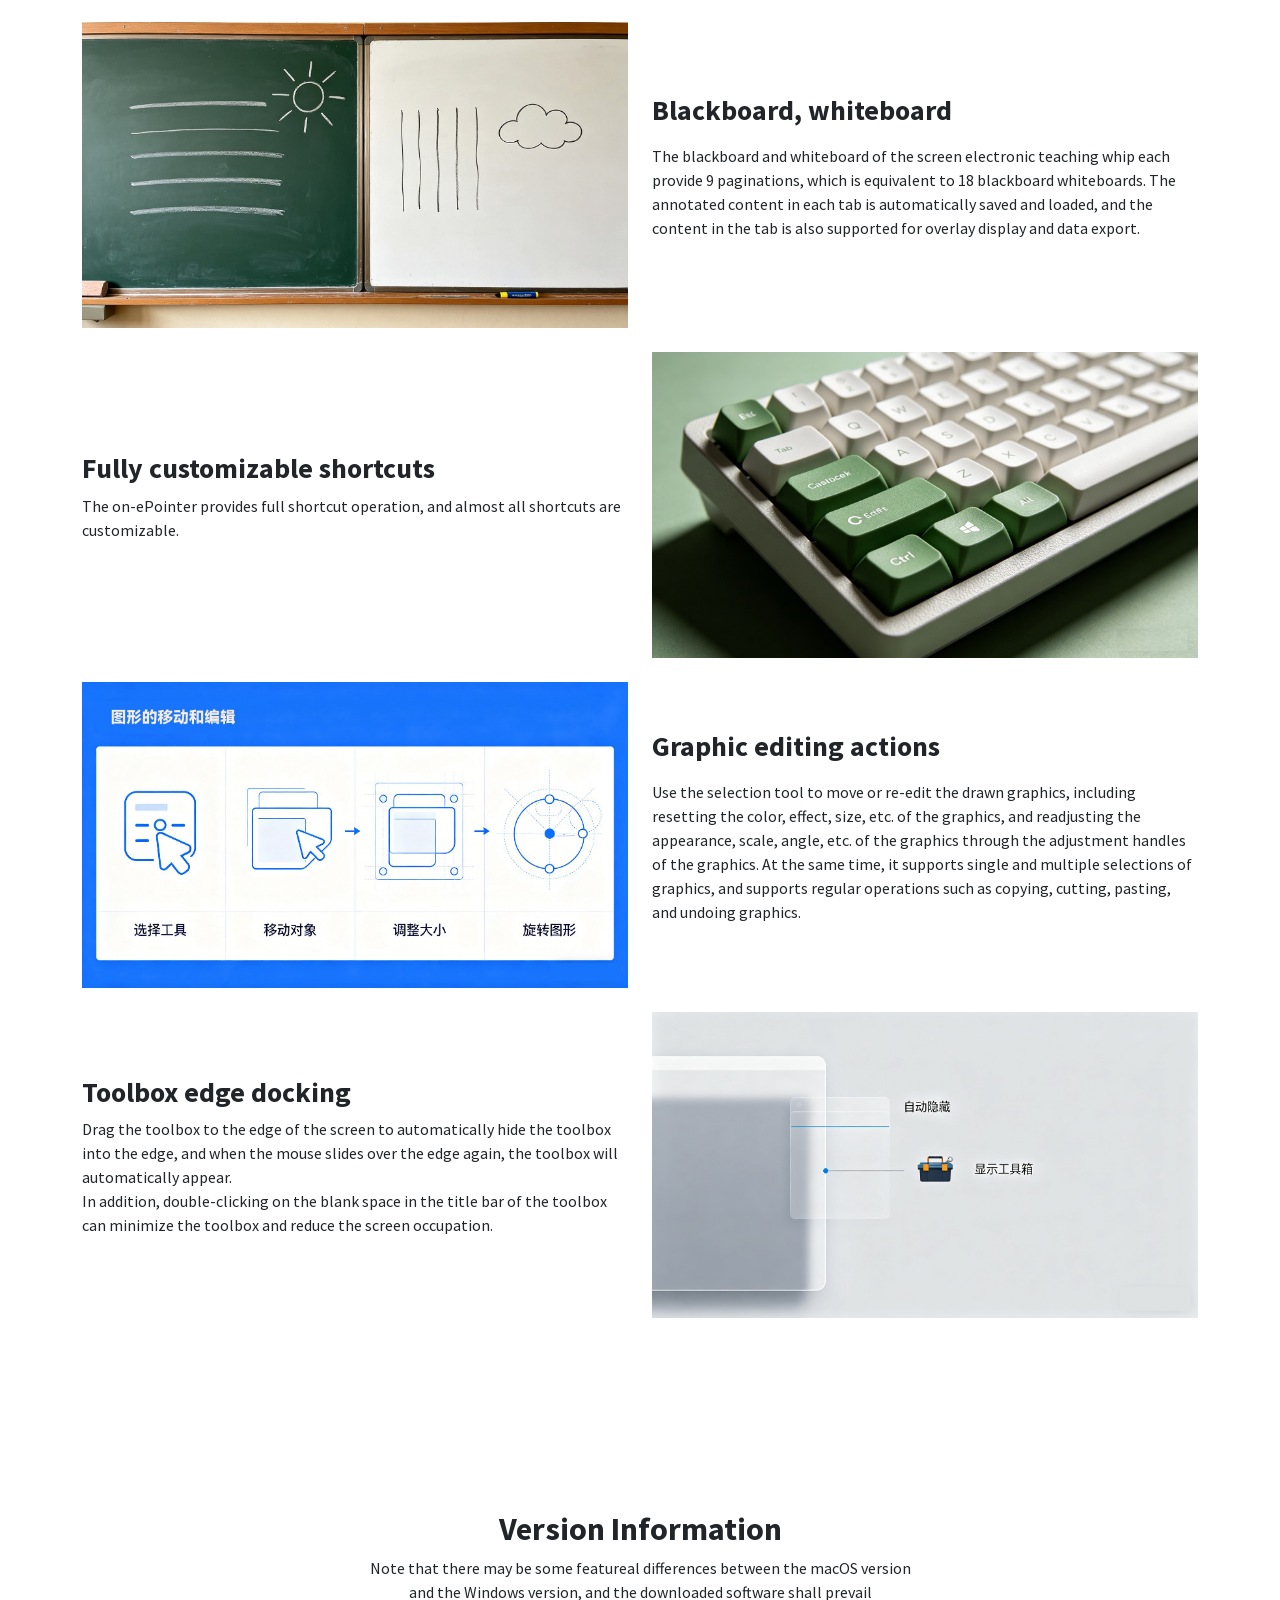
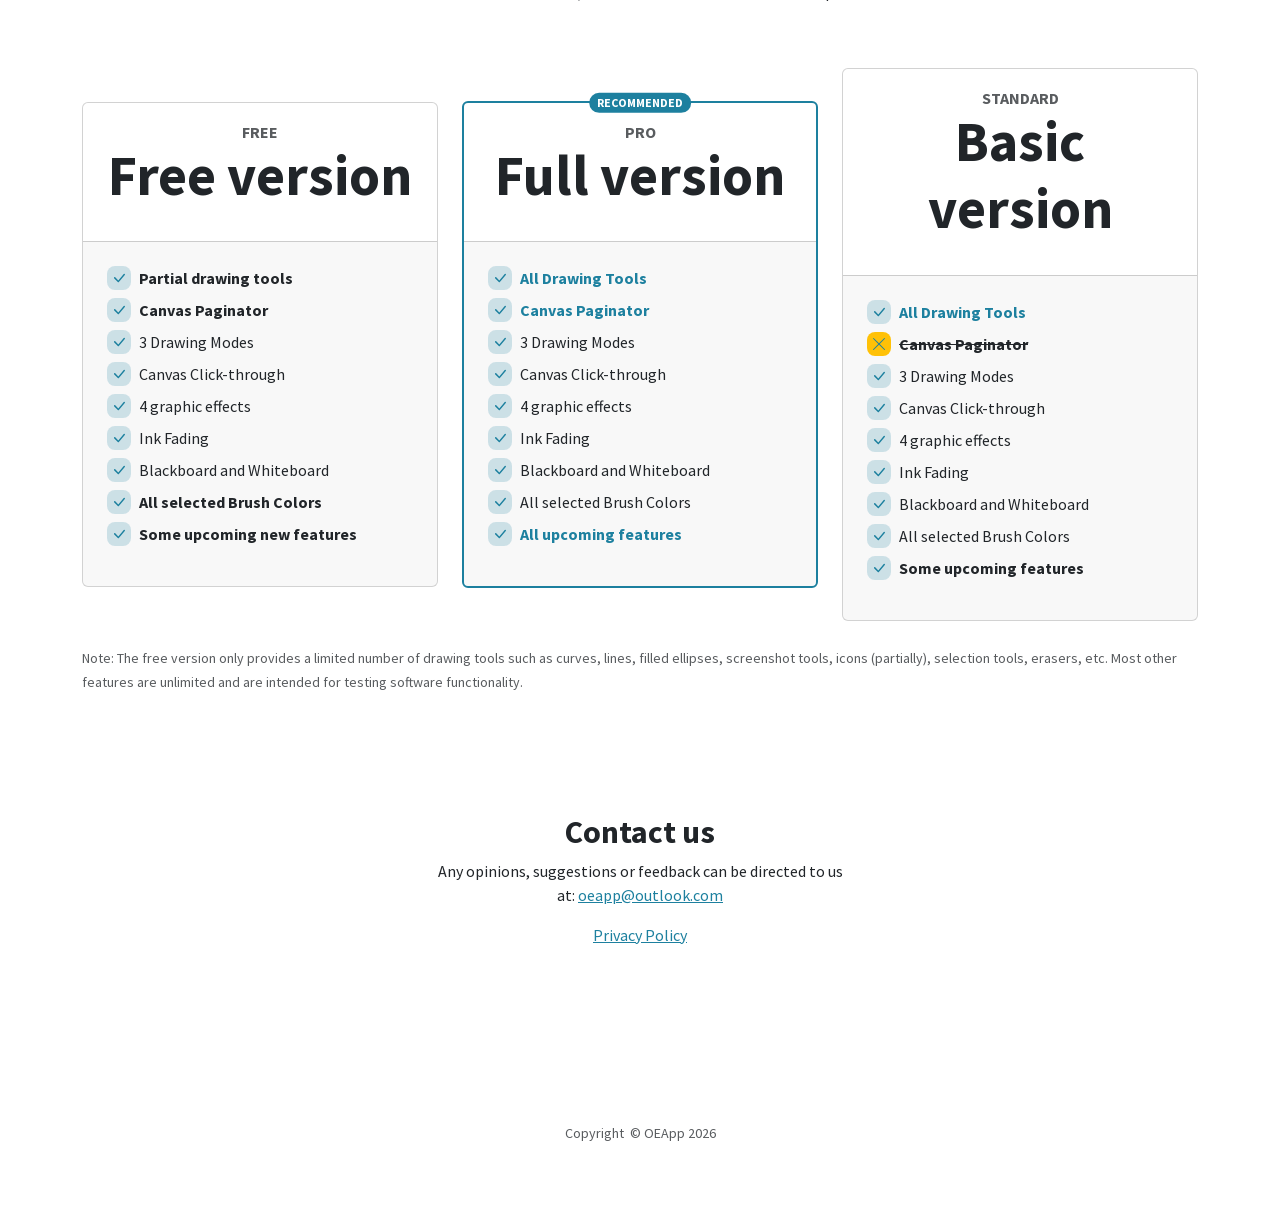
<file: en/epointer.html>
<!DOCTYPE html><html data-bs-theme="light"><head><meta charset="utf-8"><meta name="viewport" content="width=device-width, initial-scale=1.0, shrink-to-fit=no"><title>ePointer, draw and annotation on the screen - OEApp</title><meta name="description" content="ePointer: A powerful virtual annotation tool for any app. Draw, doodle &amp; annotate seamlessly over presentations, meetings &amp; stock charts. Features click-through mode &amp; paginator for smooth workflows."><link rel="stylesheet" href="../assets/bootstrap/css/bootstrap.min.css"><link rel="stylesheet" href="../assets/fonts/font-awesome.min.css"><link rel="stylesheet" href="../assets/fonts/ionicons.min.css"><link rel="stylesheet" href="../assets/css/styles.min.css"><link rel="stylesheet" href="../assets/css/extension.min.css"><link rel="stylesheet" href="../assets/css/Pricing-Centered-badges.min.css"><link rel="stylesheet" href="../assets/css/Pricing-Centered-icons.min.css"></head><body id="page-top"><a class="menu-toggle rounded" href="#"><i class="fa fa-bars"></i></a><nav class="navbar navbar-expand" id="sidebar-wrapper"><div class="container"><button class="navbar-toggler d-none" data-bs-toggle="collapse" data-bs-target="#"></button><div class="collapse navbar-collapse"><ul class="navbar-nav sidebar-nav" id="sidebar-nav"><li class="nav-item sidebar-brand"><a class="nav-link active" href="/">OEApp</a></li><li class="nav-item sidebar-nav-item"><a class="nav-link" href="#page-top">ePointer</a></li><li class="nav-item sidebar-nav-item"><a class="nav-link" href="#introduce">Introduce</a></li><li class="nav-item sidebar-nav-item"><a class="nav-link" href="#features">Features</a></li><li class="nav-item sidebar-nav-item"><a class="nav-link" href="#details">Details</a></li><li class="nav-item sidebar-nav-item"><a class="nav-link" href="#versions">Versions</a></li><li class="nav-item sidebar-nav-item"><a class="nav-link" href="#contact">Contact Us</a></li></ul></div></div></nav><header class="d-flex pt-5 pb-5 masthead" style="background-image:url('../assets/img/bg-masthead.jpg');"><div class="container my-auto text-center"><h1 class="mb-1">ePointer</h1><h2 class="text-black-50">Draw and annotation on the screen</h2><h3 class="mb-5"></h3><div><a class="btn btn-sm" href="https://apps.microsoft.com/detail/9NDMS4RC84VM" target="_blank"><img class="img-fluid" width="161" height="44" src="../assets/img/Download_on_the_microsoft_store_badge_en-us_dark.svg"></a><a href="https://apps.apple.com/app/id1626223968" target="_blank"><img class="img-fluid" width="156" height="40" src="../assets/img/Download_on_the_Mac_App_Store_Badge_US-UK_RGB_blk_092917.svg"></a></div><small class="form-text">For Windows 10/11、macOS 13+</small><h4 style="margin: 48px 0px 8px 0px;color:#7A5C01">Solves two major pain points of similar tools:</h4><span style="color:#7A5C01">No interaction while drawing, no drawing while interacting?<br>Messy or deletion-reliant annotation for complex content?</span></div></header><section id="introduce" class="content-section bg-light" style="margin-bottom: 0px;"><div class="container text-center"><div class="row"><div class="col-lg-10 mx-auto"><h2>Introduction to&nbsp;ePointer</h2><p class="mb-5 lead"><span><br>The ePointer is a simple and powerful virtual annotation tool, which supports free drawing, doodling and annotation on any apps. It can be widely used in teaching annotation, remote meeting assistance, online education presentation, illustrated annotation, stock market analysis, etc. With exclusive features like click-through and canvas paginator, you can efficiently enhance expression, collaboration, and interaction without interrupting your workflow.<br><br></span><small><br>The app provides 3 drawing modes (classic, dynamic, freeze), 12 sets of drawing tools, multiple brush sizes, dozens of selected colors and color panels, 4 graphic effects (shadows, strokes, dotted lines, translucent), Canvas Paginator , multi-spotlight, Ink Fading, multiple visual command modes, blackboard whiteboard and many other features; By Click-through switch, you can easily switch between drawing and interaction, and solve the contradiction between drawing and interaction. Through the powerful Canvas Paginator, layered annotation and overlay display solve the problem of complex annotation clutter. At the same time, it supports regular operations such as re-editing of graphics (adjusting appearance, size, angle, etc. through the handle), copying, cutting, pasting, and undoing, saving and reading annotation data, and saving full screenshots, supporting full shortcut key operations, and fully customizing shortcut keys. The toolbox supports docking at the edge of the screen (automatically hidden display) and does not take up space.</small></p></div></div></div></section><section id="features" class="content-section bg-primary text-white text-center"><div class="container"><div class="content-section-heading"><h3 class="text-secondary mb-0">Features of ePointer</h3><h2 class="mb-5">Key features</h2></div><div class="row"><div class="col-md-6 col-lg-3 mb-5 mb-lg-0"><a href="#modes3"><span class="mb-3 mx-auto service-icon rounded-circle"><svg class="bi bi-collection" xmlns="http://www.w3.org/2000/svg" width="1em" height="1em" fill="currentColor" viewBox="0 0 16 16">
  <path d="M2.5 3.5a.5.5 0 0 1 0-1h11a.5.5 0 0 1 0 1zm2-2a.5.5 0 0 1 0-1h7a.5.5 0 0 1 0 1zM0 13a1.5 1.5 0 0 0 1.5 1.5h13A1.5 1.5 0 0 0 16 13V6a1.5 1.5 0 0 0-1.5-1.5h-13A1.5 1.5 0 0 0 0 6zm1.5.5A.5.5 0 0 1 1 13V6a.5.5 0 0 1 .5-.5h13a.5.5 0 0 1 .5.5v7a.5.5 0 0 1-.5.5z"></path>
</svg></span></a><h4><strong>3 Drawing Modes</strong></h4><p class="mb-0 text-faded">Classic, flexible, and freezing are suitable for different scenarios</p></div><div class="col-md-6 col-lg-3 mb-5 mb-lg-0"><a href="#paginator"><span class="mb-3 mx-auto service-icon rounded-circle"><svg class="bi bi-layers" xmlns="http://www.w3.org/2000/svg" width="1em" height="1em" fill="currentColor" viewBox="0 0 16 16">
  <path d="M8.235 1.559a.5.5 0 0 0-.47 0l-7.5 4a.5.5 0 0 0 0 .882L3.188 8 .264 9.559a.5.5 0 0 0 0 .882l7.5 4a.5.5 0 0 0 .47 0l7.5-4a.5.5 0 0 0 0-.882L12.813 8l2.922-1.559a.5.5 0 0 0 0-.882zm3.515 7.008L14.438 10 8 13.433 1.562 10 4.25 8.567l3.515 1.874a.5.5 0 0 0 .47 0zM8 9.433 1.562 6 8 2.567 14.438 6z"></path>
</svg></span></a><h4><strong>Canvas Paginator</strong></h4><p class="mb-0 text-faded">Solve the problem of clutter in complex content annotation</p></div><div class="col-md-6 col-lg-3 mb-5 mb-lg-0"><a href="#clickthrough"><span class="mb-3 mx-auto service-icon rounded-circle"><svg class="bi bi-box-arrow-down" xmlns="http://www.w3.org/2000/svg" width="1em" height="1em" fill="currentColor" viewBox="0 0 16 16">
  <path fill-rule="evenodd" d="M3.5 10a.5.5 0 0 1-.5-.5v-8a.5.5 0 0 1 .5-.5h9a.5.5 0 0 1 .5.5v8a.5.5 0 0 1-.5.5h-2a.5.5 0 0 0 0 1h2A1.5 1.5 0 0 0 14 9.5v-8A1.5 1.5 0 0 0 12.5 0h-9A1.5 1.5 0 0 0 2 1.5v8A1.5 1.5 0 0 0 3.5 11h2a.5.5 0 0 0 0-1z"></path>
  <path fill-rule="evenodd" d="M7.646 15.854a.5.5 0 0 0 .708 0l3-3a.5.5 0 0 0-.708-.708L8.5 14.293V5.5a.5.5 0 0 0-1 0v8.793l-2.146-2.147a.5.5 0 0 0-.708.708z"></path>
</svg></span></a><h4><strong><strong>Canvas Click-through</strong></strong></h4><p class="mb-0 text-faded"><span>Solve the contradiction between drawing and interaction</span></p></div><div class="col-md-6 col-lg-3 mb-5 mb-lg-0"><a href="#spotlight"><span class="mb-3 mx-auto service-icon rounded-circle"><svg class="bi bi-grid-fill" xmlns="http://www.w3.org/2000/svg" width="1em" height="1em" fill="currentColor" viewBox="0 0 16 16">
  <path d="M1 2.5A1.5 1.5 0 0 1 2.5 1h3A1.5 1.5 0 0 1 7 2.5v3A1.5 1.5 0 0 1 5.5 7h-3A1.5 1.5 0 0 1 1 5.5zm8 0A1.5 1.5 0 0 1 10.5 1h3A1.5 1.5 0 0 1 15 2.5v3A1.5 1.5 0 0 1 13.5 7h-3A1.5 1.5 0 0 1 9 5.5zm-8 8A1.5 1.5 0 0 1 2.5 9h3A1.5 1.5 0 0 1 7 10.5v3A1.5 1.5 0 0 1 5.5 15h-3A1.5 1.5 0 0 1 1 13.5zm8 0A1.5 1.5 0 0 1 10.5 9h3a1.5 1.5 0 0 1 1.5 1.5v3a1.5 1.5 0 0 1-1.5 1.5h-3A1.5 1.5 0 0 1 9 13.5z"></path>
</svg></span></a><h4><strong>Multi-Spotlight</strong></h4><p class="mb-0 text-faded">Solve problems that highlight multiple priorities at the same time</p></div></div><div class="row"><div class="col-md-6 col-lg-3 mb-5 mb-lg-0"><a href="#effects"><span class="mb-3 mx-auto service-icon rounded-circle"><svg class="bi bi-magic" xmlns="http://www.w3.org/2000/svg" width="1em" height="1em" fill="currentColor" viewBox="0 0 16 16">
  <path d="M9.5 2.672a.5.5 0 1 0 1 0V.843a.5.5 0 0 0-1 0zm4.5.035A.5.5 0 0 0 13.293 2L12 3.293a.5.5 0 1 0 .707.707zM7.293 4A.5.5 0 1 0 8 3.293L6.707 2A.5.5 0 0 0 6 2.707zm-.621 2.5a.5.5 0 1 0 0-1H4.843a.5.5 0 1 0 0 1zm8.485 0a.5.5 0 1 0 0-1h-1.829a.5.5 0 0 0 0 1zM13.293 10A.5.5 0 1 0 14 9.293L12.707 8a.5.5 0 1 0-.707.707zM9.5 11.157a.5.5 0 0 0 1 0V9.328a.5.5 0 0 0-1 0zm1.854-5.097a.5.5 0 0 0 0-.706l-.708-.708a.5.5 0 0 0-.707 0L8.646 5.94a.5.5 0 0 0 0 .707l.708.708a.5.5 0 0 0 .707 0l1.293-1.293Zm-3 3a.5.5 0 0 0 0-.706l-.708-.708a.5.5 0 0 0-.707 0L.646 13.94a.5.5 0 0 0 0 .707l.708.708a.5.5 0 0 0 .707 0z"></path>
</svg></span></a><h4><strong>4 Graphic Effects</strong></h4><p class="mb-0 text-faded">Fixed aesthetic issues with annotation shapes</p></div><div class="col-md-6 col-lg-3 mb-5 mb-lg-0"><a href="#inkfade"><span class="mb-3 mx-auto service-icon rounded-circle"><svg class="bi bi-hourglass" xmlns="http://www.w3.org/2000/svg" width="1em" height="1em" fill="currentColor" viewBox="0 0 16 16">
  <path d="M2 1.5a.5.5 0 0 1 .5-.5h11a.5.5 0 0 1 0 1h-1v1a4.5 4.5 0 0 1-2.557 4.06c-.29.139-.443.377-.443.59v.7c0 .213.154.451.443.59A4.5 4.5 0 0 1 12.5 13v1h1a.5.5 0 0 1 0 1h-11a.5.5 0 1 1 0-1h1v-1a4.5 4.5 0 0 1 2.557-4.06c.29-.139.443-.377.443-.59v-.7c0-.213-.154-.451-.443-.59A4.5 4.5 0 0 1 3.5 3V2h-1a.5.5 0 0 1-.5-.5m2.5.5v1a3.5 3.5 0 0 0 1.989 3.158c.533.256 1.011.791 1.011 1.491v.702c0 .7-.478 1.235-1.011 1.491A3.5 3.5 0 0 0 4.5 13v1h7v-1a3.5 3.5 0 0 0-1.989-3.158C8.978 9.586 8.5 9.052 8.5 8.351v-.702c0-.7.478-1.235 1.011-1.491A3.5 3.5 0 0 0 11.5 3V2z"></path>
</svg></span></a><h4><strong>Ink Fading</strong></h4><p class="mb-0 text-faded">Solve the problem of manually wiping the blackboard</p></div><div class="col-md-6 col-lg-3 mb-5 mb-lg-0"><a href="#drawingtools"><span class="mb-3 mx-auto service-icon rounded-circle"><svg class="bi bi-brush" xmlns="http://www.w3.org/2000/svg" width="1em" height="1em" fill="currentColor" viewBox="0 0 16 16">
  <path d="M15.825.12a.5.5 0 0 1 .132.584c-1.53 3.43-4.743 8.17-7.095 10.64a6.1 6.1 0 0 1-2.373 1.534c-.018.227-.06.538-.16.868-.201.659-.667 1.479-1.708 1.74a8.1 8.1 0 0 1-3.078.132 4 4 0 0 1-.562-.135 1.4 1.4 0 0 1-.466-.247.7.7 0 0 1-.204-.288.62.62 0 0 1 .004-.443c.095-.245.316-.38.461-.452.394-.197.625-.453.867-.826.095-.144.184-.297.287-.472l.117-.198c.151-.255.326-.54.546-.848.528-.739 1.201-.925 1.746-.896q.19.012.348.048c.062-.172.142-.38.238-.608.261-.619.658-1.419 1.187-2.069 2.176-2.67 6.18-6.206 9.117-8.104a.5.5 0 0 1 .596.04M4.705 11.912a1.2 1.2 0 0 0-.419-.1c-.246-.013-.573.05-.879.479-.197.275-.355.532-.5.777l-.105.177c-.106.181-.213.362-.32.528a3.4 3.4 0 0 1-.76.861c.69.112 1.736.111 2.657-.12.559-.139.843-.569.993-1.06a3 3 0 0 0 .126-.75zm1.44.026c.12-.04.277-.1.458-.183a5.1 5.1 0 0 0 1.535-1.1c1.9-1.996 4.412-5.57 6.052-8.631-2.59 1.927-5.566 4.66-7.302 6.792-.442.543-.795 1.243-1.042 1.826-.121.288-.214.54-.275.72v.001l.575.575zm-4.973 3.04.007-.005zm3.582-3.043.002.001h-.002z"></path>
</svg></span></a><h4><strong>14&nbsp;<strong>sets of</strong>&nbsp;Drawing Tools</strong></h4><p class="mb-0 text-faded"><span>Fixed insufficient variety of annotation graphics</span></p></div><div class="col-md-6 col-lg-3 mb-5 mb-lg-0"><a href="#colors"><span class="mb-3 mx-auto service-icon rounded-circle"><i class="icon ion-android-color-palette"></i></span></a><h4><strong><strong>Selected brush colors</strong></strong></h4><p class="mb-0 text-faded">Solve the problem that the color of the brush is not rich enough</p></div></div><div class="row"><div class="col-md-6 col-lg-3 mb-5 mb-lg-0"><a href="#bwboard"><span class="mb-3 mx-auto service-icon rounded-circle"><svg class="bi bi-back" xmlns="http://www.w3.org/2000/svg" width="1em" height="1em" fill="currentColor" viewBox="0 0 16 16">
  <path d="M0 2a2 2 0 0 1 2-2h8a2 2 0 0 1 2 2v2h2a2 2 0 0 1 2 2v8a2 2 0 0 1-2 2H6a2 2 0 0 1-2-2v-2H2a2 2 0 0 1-2-2zm2-1a1 1 0 0 0-1 1v8a1 1 0 0 0 1 1h8a1 1 0 0 0 1-1V2a1 1 0 0 0-1-1z"></path>
</svg></span></a><h4><strong>Black/White board</strong></h4><p class="mb-0 text-faded">Each provides 9 pages and automatically saves data</p></div><div class="col-md-6 col-lg-3 mb-5 mb-lg-0"><a href="#shortcuts"><span class="mb-3 mx-auto service-icon rounded-circle"><svg class="bi bi-keyboard" xmlns="http://www.w3.org/2000/svg" width="1em" height="1em" fill="currentColor" viewBox="0 0 16 16">
  <path d="M14 5a1 1 0 0 1 1 1v5a1 1 0 0 1-1 1H2a1 1 0 0 1-1-1V6a1 1 0 0 1 1-1zM2 4a2 2 0 0 0-2 2v5a2 2 0 0 0 2 2h12a2 2 0 0 0 2-2V6a2 2 0 0 0-2-2z"></path>
  <path d="M13 10.25a.25.25 0 0 1 .25-.25h.5a.25.25 0 0 1 .25.25v.5a.25.25 0 0 1-.25.25h-.5a.25.25 0 0 1-.25-.25zm0-2a.25.25 0 0 1 .25-.25h.5a.25.25 0 0 1 .25.25v.5a.25.25 0 0 1-.25.25h-.5a.25.25 0 0 1-.25-.25zm-5 0A.25.25 0 0 1 8.25 8h.5a.25.25 0 0 1 .25.25v.5a.25.25 0 0 1-.25.25h-.5A.25.25 0 0 1 8 8.75zm2 0a.25.25 0 0 1 .25-.25h1.5a.25.25 0 0 1 .25.25v.5a.25.25 0 0 1-.25.25h-1.5a.25.25 0 0 1-.25-.25zm1 2a.25.25 0 0 1 .25-.25h.5a.25.25 0 0 1 .25.25v.5a.25.25 0 0 1-.25.25h-.5a.25.25 0 0 1-.25-.25zm-5-2A.25.25 0 0 1 6.25 8h.5a.25.25 0 0 1 .25.25v.5a.25.25 0 0 1-.25.25h-.5A.25.25 0 0 1 6 8.75zm-2 0A.25.25 0 0 1 4.25 8h.5a.25.25 0 0 1 .25.25v.5a.25.25 0 0 1-.25.25h-.5A.25.25 0 0 1 4 8.75zm-2 0A.25.25 0 0 1 2.25 8h.5a.25.25 0 0 1 .25.25v.5a.25.25 0 0 1-.25.25h-.5A.25.25 0 0 1 2 8.75zm11-2a.25.25 0 0 1 .25-.25h.5a.25.25 0 0 1 .25.25v.5a.25.25 0 0 1-.25.25h-.5a.25.25 0 0 1-.25-.25zm-2 0a.25.25 0 0 1 .25-.25h.5a.25.25 0 0 1 .25.25v.5a.25.25 0 0 1-.25.25h-.5a.25.25 0 0 1-.25-.25zm-2 0A.25.25 0 0 1 9.25 6h.5a.25.25 0 0 1 .25.25v.5a.25.25 0 0 1-.25.25h-.5A.25.25 0 0 1 9 6.75zm-2 0A.25.25 0 0 1 7.25 6h.5a.25.25 0 0 1 .25.25v.5a.25.25 0 0 1-.25.25h-.5A.25.25 0 0 1 7 6.75zm-2 0A.25.25 0 0 1 5.25 6h.5a.25.25 0 0 1 .25.25v.5a.25.25 0 0 1-.25.25h-.5A.25.25 0 0 1 5 6.75zm-3 0A.25.25 0 0 1 2.25 6h1.5a.25.25 0 0 1 .25.25v.5a.25.25 0 0 1-.25.25h-1.5A.25.25 0 0 1 2 6.75zm0 4a.25.25 0 0 1 .25-.25h.5a.25.25 0 0 1 .25.25v.5a.25.25 0 0 1-.25.25h-.5a.25.25 0 0 1-.25-.25zm2 0a.25.25 0 0 1 .25-.25h5.5a.25.25 0 0 1 .25.25v.5a.25.25 0 0 1-.25.25h-5.5a.25.25 0 0 1-.25-.25z"></path>
</svg></span></a><h4><strong><strong>Custom Shortcuts</strong></strong></h4><p class="mb-0 text-faded">Support shortcut key operation and custom shortcut keys</p></div><div class="col-md-6 col-lg-3 mb-5 mb-lg-0"><a href="#edits"><span class="mb-3 mx-auto service-icon rounded-circle"><svg class="bi bi-wrench" xmlns="http://www.w3.org/2000/svg" width="1em" height="1em" fill="currentColor" viewBox="0 0 16 16">
  <path d="M.102 2.223A3.004 3.004 0 0 0 3.78 5.897l6.341 6.252A3.003 3.003 0 0 0 13 16a3 3 0 1 0-.851-5.878L5.897 3.781A3.004 3.004 0 0 0 2.223.1l2.141 2.142L4 4l-1.757.364zm13.37 9.019.528.026.287.445.445.287.026.529L15 13l-.242.471-.026.529-.445.287-.287.445-.529.026L13 15l-.471-.242-.529-.026-.287-.445-.445-.287-.026-.529L11 13l.242-.471.026-.529.445-.287.287-.445.529-.026L13 11z"></path>
</svg></span></a><h4><strong><strong>Graphic editing</strong></strong></h4><p class="mb-0 text-faded"><span>Copy, paste, undo, adjust graphics, etc</span><span></span></p></div><div class="col-md-6 col-lg-3 mb-5 mb-lg-0"><a href="#edgehide"><span class="mb-3 mx-auto service-icon rounded-circle"><svg class="bi bi-layout-sidebar-inset" xmlns="http://www.w3.org/2000/svg" width="1em" height="1em" fill="currentColor" viewBox="0 0 16 16">
  <path d="M14 2a1 1 0 0 1 1 1v10a1 1 0 0 1-1 1H2a1 1 0 0 1-1-1V3a1 1 0 0 1 1-1zM2 1a2 2 0 0 0-2 2v10a2 2 0 0 0 2 2h12a2 2 0 0 0 2-2V3a2 2 0 0 0-2-2z"></path>
  <path d="M3 4a1 1 0 0 1 1-1h2a1 1 0 0 1 1 1v8a1 1 0 0 1-1 1H4a1 1 0 0 1-1-1z"></path>
</svg></span></a><h4><strong><strong>Toolbox edge&nbsp;docking</strong></strong></h4><p class="mb-0 text-faded">The toolbox is automatically hidden and displayed at the edge of the screen</p></div></div></div></section><section id="details" class="content-section"><div class="container"><div class="content-section-heading text-center"><h3 class="text-secondary mb-0">epointer details</h3><h2 class="mb-5">Features in detail</h2></div><div class="row g-0" id="modes3"><div class="col-lg-6"><img class="img-fluid" src="../assets/img/epointer_3modes.jpg"></div><div class="col-lg-6"><div class="row h-100 d-flex align-items-center"><div class="col align-self-center"><div><h3>Three painting modes</h3><div><strong>Classic Mode:&nbsp;</strong><span>suitable for scenes where redrawing is light and interaction</span></div><div><strong>Dynamic Mode:&nbsp;</strong><span>suitable for scenes where light drawing and heavy interaction</span></div><div><strong>Freeze Mode:&nbsp;</strong><span>Annotates transient interfaces that automatically disappear when they lose focus</span></div><p class="text-black-50 my-3">Both Classic mode and Dynamic mode support annotation of animations, videos, games, and other dynamic images.<br><strong>+ In classic mode</strong>, you can draw directly on the screen, and interact with third-party software by permanently or temporarily turning on the <strong>Canvas Click-through</strong>&nbsp;feature.<br><strong>+ In smart mode</strong>, you can directly interact with third-party software, and you can draw on the screen by permanently or temporarily turning off the&nbsp;<strong>Canvas Click-through</strong>&nbsp;feature.<br><strong>+ Freeze mode</strong>&nbsp;is a mode specially used for interfaces that will automatically disappear after losing focus, such as menus, etc., which will be automatically hidden once the focus shifts, and freeze mode will freeze the screen state when started, so as to realize the annotation of transient interfaces, but therefore it does not support annotation of dynamic images.</p></div></div></div></div></div><div class="row g-0" id="paginator"><div class="col-lg-6"><div class="row h-100 d-flex align-items-center"><div class="col align-self-center"><div><h3>Canvas Paginator</h3><p>The Canvas Paginator can paginate the annotation content, and the annotation of each page is independent, such as the dimension of the first page, the angle of the second page, etc., and finally, you can choose to overlay some or all parts of the page to form a complete and complex annotation result. Through the Patinator, the explanation and annotation process can be clearly organized, and the annotation results can be seen at a glance.</p><div><span class="text-black-50">1. Provide up to 9 independent pagination<br>2. The annotated content in the tab will be automatically saved and loaded<br>3. Pagination can be displayed independently, or multiple or all pages can be specified for overlay display<br>4. Pagination can be customized to clarify the labeling content of each tab<br>5. The pagination data can be exported and saved as a whole, and reloaded and used later</span></div></div></div></div></div><div class="col-lg-6"><img class="img-fluid" src="../assets/img/epointer_paginator.jpg"></div></div><div class="row g-0" id="clickthrough"><div class="col-lg-6"><img class="img-fluid" src="../assets/img/epointer_clickthrough.jpg"></div><div class="col-lg-6"><div class="row h-100 d-flex align-items-center"><div class="col align-self-center"><div><h3>Canvas Click-through</h3><p class="my-3">During the explanation or demonstration process, it is often necessary to draw and annotate on the screen, as well as interact with third-party software. The ePointer provides two ways to easily switch between drawing and interaction at will, this switch does not need to exit the painting mode, will not affect the content that has been marked, unless manually cleared, so it will not interrupt your workflow.</p><div><strong>Provide one-click switching shortcut key for Classic and Dynamic mode</strong><span class="text-black-50"><br>The Classic mode can draw by default but cannot interact, while the&nbsp;Dynamic mode can interact but cannot draw by default. In fact, the essential difference between Classic mode and Dynamic mode is that the canvas Click-through feature is turned on or off.</span></div><div><strong>Provide a shortcut key to temporarily enable or disable the Canvas Click-through</strong><span class="text-black-50"><br>If you only need temporary, a small amount of interaction or drawing, you can use the temporary switch of the Canvas Click-through feature. In the Classic mode, you can temporarily turn on the Canvas Click-through feature by pressing and holding a specific shortcut key, at this time you can interact with third-party software, and after completing the interaction, release the shortcut key to resume drawing; In Dynamic mode, press and hold the same shortcut key to temporarily turn off the Canvas Click-through feature, at this time you can temporarily draw on the screen, and when you are done, release the shortcut key to resume interaction.</span></div></div></div></div></div></div><div class="row g-0" id="spotlight"><div class="col-lg-6"><div class="row h-100 d-flex align-items-center"><div class="col align-self-center"><div><h3>Multiple spotlights</h3><p>The spotlights of the ePointer are divided into circular and rectangular shapes, and the spotlights are usually used to highlight the key content on the screen. The Spotlight tool allows you to draw one or more lights on the screen at the same time to highlight multiple points of interest. Drawn spotlights can be readjusted in appearance, size, position, etc. with the Selection tool.</p><div></div></div></div></div></div><div class="col-lg-6"><img class="img-fluid" src="../assets/img/epointer_spotlight.jpg"></div></div><div class="row g-0" id="effects"><div class="col-lg-6"><img class="img-fluid" src="../assets/img/epointer_effects.jpg"></div><div class="col-lg-6"><div class="row h-100 d-flex align-items-center"><div class="col align-self-center"><div><h3>Four graphic effects</h3><p class="my-3">The ePointer can add four graphic effects to the drawn graphics, such as shadows, strokes, dotted lines, and translucency, which can be used alone or superimposed; In addition to increasing the beauty of graphics, graphic effects can also cope with different drawing needs.</p><div><span class="text-black-50">+ Shadows can make the graphics more beautiful and three-dimensional, highlighting the graphic effect<br>+ Strokes can adapt the graphics to different backgrounds, and when the background is colorful, use strokes to make the annotations clearer<br>+ Dotted lines can provide a dotted line effect for path graphics to distinguish them from solid line graphics<br>+ Translucent effect with brushes or fill rectangles to achieve a coloring effect on text</span></div></div></div></div></div></div><div class="row g-0" id="inkfade"><div class="col-lg-6"><div class="row h-100 d-flex align-items-center"><div class="col align-self-center"><div><h3>Ink Fading</h3><p>The Ink Fading allows the drawn graphics to automatically disappear after a certain period of time, eliminating the need to "wipe the blackboard" step in.</p><div></div></div></div></div></div><div class="col-lg-6"><img class="img-fluid" src="../assets/img/epointer_inkfade.jpg"></div></div><div class="row g-0" id="drawingtools"><div class="col-lg-6"><img class="img-fluid" src="../assets/img/epointer_drawtools.jpg"></div><div class="col-lg-6"><div class="row h-100 d-flex align-items-center"><div class="col align-self-center"><div><h3>14 sets of drawing tools</h3><p class="my-3">The ePointer provides a wealth of drawing tools, including free curves, straight lines, arrow straight lines (single arrows, double arrows), indicator arrows, rectangles, circles, solid rectangles, solid circles, texts, multi-spotlights, icons, screenshots, selection tools, erasers, etc., and the same group of tools can be switched with the Tab key.<br>Use the Picking tool to readjust the appearance, size, position, color, effect, and more of the drawing drawing.<br>The macOS version also provides tools such as area screenshots, magnifiers, and preset graphics.</p></div></div></div></div></div><div class="row g-0" id="colors"><div class="col-lg-6"><div class="row h-100 d-flex align-items-center"><div class="col align-self-center"><div><h3>Selected brush colors</h3><p>Dozens of selected colors are provided, whether it is dark or bright backgrounds, to meet the needs of drawing; At the same time, you can also set shortcuts for 10 colors through custom shortcuts for quick switching.</p><div></div></div></div></div></div><div class="col-lg-6"><img class="img-fluid" src="../assets/img/epointer_colors.jpg"></div></div><div class="row g-0" id="bwboard"><div class="col-lg-6"><img class="img-fluid" src="../assets/img/epointer_boards.jpg"></div><div class="col-lg-6"><div class="row h-100 d-flex align-items-center"><div class="col align-self-center"><div><h3>Blackboard, whiteboard</h3><p class="my-3">The blackboard and whiteboard of the screen electronic teaching whip each provide 9 paginations, which is equivalent to 18 blackboard whiteboards. The annotated content in each tab is automatically saved and loaded, and the content in the tab is also supported for overlay display and data export.</p></div></div></div></div></div><div class="row g-0" id="shortcuts"><div class="col-lg-6"><div class="row h-100 d-flex align-items-center"><div class="col align-self-center"><div><h3>Fully customizable shortcuts</h3><p>The on-ePointer provides full shortcut operation, and almost all shortcuts are customizable.</p><div></div></div></div></div></div><div class="col-lg-6"><img class="img-fluid" src="../assets/img/epointer_shortcuts.jpg"></div></div><div class="row g-0" id="edits"><div class="col-lg-6"><img class="img-fluid" src="../assets/img/epointer_edits.jpg"></div><div class="col-lg-6"><div class="row h-100 d-flex align-items-center"><div class="col align-self-center"><div><h3>Graphic editing actions</h3><p class="my-3">Use the selection tool to move or re-edit the drawn graphics, including resetting the color, effect, size, etc. of the graphics, and readjusting the appearance, scale, angle, etc. of the graphics through the adjustment handles of the graphics. At the same time, it supports single and multiple selections of graphics, and supports regular operations such as copying, cutting, pasting, and undoing graphics.</p></div></div></div></div></div><div class="row g-0" id="edgehide"><div class="col-lg-6"><div class="row h-100 d-flex align-items-center"><div class="col align-self-center"><div><h3>Toolbox edge docking</h3><p>Drag the toolbox to the edge of the screen to automatically hide the toolbox into the edge, and when the mouse slides over the edge again, the toolbox will automatically appear.<br>In addition, double-clicking on the blank space in the title bar of the toolbox can minimize the toolbox and reduce the screen occupation.</p><div></div></div></div></div></div><div class="col-lg-6"><img class="img-fluid" src="../assets/img/epointer_edgedock.jpg"></div></div></div></section><section id="versions"><div class="container py-4 py-xl-5"><div class="row mb-5"><div class="col-md-8 col-xl-6 text-center mx-auto"><h2>Version Information</h2><p>Note that there may be some featureal differences between the macOS version and the Windows version, and the downloaded software shall prevail</p></div></div><div class="row gy-4 gy-xl-0 row-cols-1 row-cols-md-2 row-cols-xl-3 d-xl-flex align-items-xl-center"><div class="col"><div class="card"><div class="card-body text-center p-4"><h6 class="text-uppercase text-muted card-subtitle">Free</h6><h4 class="display-4 fw-bold card-title">Free version</h4></div><div class="card-footer p-4"><div><ul class="list-unstyled"><li class="d-flex mb-2"><span class="bs-icon-xs bs-icon-rounded bs-icon-primary-light me-2 bs-icon"><svg class="bi bi-check-lg" xmlns="http://www.w3.org/2000/svg" width="1em" height="1em" fill="currentColor" viewBox="0 0 16 16">
  <path d="M12.736 3.97a.733.733 0 0 1 1.047 0c.286.289.29.756.01 1.05L7.88 12.01a.733.733 0 0 1-1.065.02L3.217 8.384a.757.757 0 0 1 0-1.06.733.733 0 0 1 1.047 0l3.052 3.093 5.4-6.425z"></path>
</svg></span><span class="fw-bold">Partial drawing tools</span></li><li class="d-flex mb-2"><span class="bs-icon-xs bs-icon-rounded bs-icon-primary-light me-2 bs-icon"><svg class="bi bi-check-lg" xmlns="http://www.w3.org/2000/svg" width="1em" height="1em" fill="currentColor" viewBox="0 0 16 16">
  <path d="M12.736 3.97a.733.733 0 0 1 1.047 0c.286.289.29.756.01 1.05L7.88 12.01a.733.733 0 0 1-1.065.02L3.217 8.384a.757.757 0 0 1 0-1.06.733.733 0 0 1 1.047 0l3.052 3.093 5.4-6.425z"></path>
</svg></span><span class="fw-bold">Canvas Paginator</span></li><li class="d-flex mb-2"><span class="bs-icon-xs bs-icon-rounded bs-icon-primary-light me-2 bs-icon"><svg class="bi bi-check-lg" xmlns="http://www.w3.org/2000/svg" width="1em" height="1em" fill="currentColor" viewBox="0 0 16 16">
  <path d="M12.736 3.97a.733.733 0 0 1 1.047 0c.286.289.29.756.01 1.05L7.88 12.01a.733.733 0 0 1-1.065.02L3.217 8.384a.757.757 0 0 1 0-1.06.733.733 0 0 1 1.047 0l3.052 3.093 5.4-6.425z"></path>
</svg></span><span>3 Drawing Modes</span></li><li class="d-flex mb-2"><span class="bs-icon-xs bs-icon-rounded bs-icon-primary-light me-2 bs-icon"><svg class="bi bi-check-lg" xmlns="http://www.w3.org/2000/svg" width="1em" height="1em" fill="currentColor" viewBox="0 0 16 16">
  <path d="M12.736 3.97a.733.733 0 0 1 1.047 0c.286.289.29.756.01 1.05L7.88 12.01a.733.733 0 0 1-1.065.02L3.217 8.384a.757.757 0 0 1 0-1.06.733.733 0 0 1 1.047 0l3.052 3.093 5.4-6.425z"></path>
</svg></span><span>Canvas Click-through</span></li><li class="d-flex mb-2"><span class="bs-icon-xs bs-icon-rounded bs-icon-primary-light me-2 bs-icon"><svg class="bi bi-check-lg" xmlns="http://www.w3.org/2000/svg" width="1em" height="1em" fill="currentColor" viewBox="0 0 16 16">
  <path d="M12.736 3.97a.733.733 0 0 1 1.047 0c.286.289.29.756.01 1.05L7.88 12.01a.733.733 0 0 1-1.065.02L3.217 8.384a.757.757 0 0 1 0-1.06.733.733 0 0 1 1.047 0l3.052 3.093 5.4-6.425z"></path>
</svg></span><span>4 graphic effects</span></li><li class="d-flex mb-2"><span class="bs-icon-xs bs-icon-rounded bs-icon-primary-light me-2 bs-icon"><svg class="bi bi-check-lg" xmlns="http://www.w3.org/2000/svg" width="1em" height="1em" fill="currentColor" viewBox="0 0 16 16">
  <path d="M12.736 3.97a.733.733 0 0 1 1.047 0c.286.289.29.756.01 1.05L7.88 12.01a.733.733 0 0 1-1.065.02L3.217 8.384a.757.757 0 0 1 0-1.06.733.733 0 0 1 1.047 0l3.052 3.093 5.4-6.425z"></path>
</svg></span><span>Ink Fading</span></li><li class="d-flex mb-2"><span class="bs-icon-xs bs-icon-rounded bs-icon-primary-light me-2 bs-icon"><svg class="bi bi-check-lg" xmlns="http://www.w3.org/2000/svg" width="1em" height="1em" fill="currentColor" viewBox="0 0 16 16">
  <path d="M12.736 3.97a.733.733 0 0 1 1.047 0c.286.289.29.756.01 1.05L7.88 12.01a.733.733 0 0 1-1.065.02L3.217 8.384a.757.757 0 0 1 0-1.06.733.733 0 0 1 1.047 0l3.052 3.093 5.4-6.425z"></path>
</svg></span><span>Blackboard and Whiteboard</span></li><li class="d-flex mb-2"><span class="bs-icon-xs bs-icon-rounded bs-icon-primary-light me-2 bs-icon"><svg class="bi bi-check-lg" xmlns="http://www.w3.org/2000/svg" width="1em" height="1em" fill="currentColor" viewBox="0 0 16 16">
  <path d="M12.736 3.97a.733.733 0 0 1 1.047 0c.286.289.29.756.01 1.05L7.88 12.01a.733.733 0 0 1-1.065.02L3.217 8.384a.757.757 0 0 1 0-1.06.733.733 0 0 1 1.047 0l3.052 3.093 5.4-6.425z"></path>
</svg></span><span class="fw-bold">All selected Brush Colors</span></li><li class="d-flex mb-2"><span class="bs-icon-xs bs-icon-rounded bs-icon-primary-light me-2 bs-icon"><svg class="bi bi-check-lg" xmlns="http://www.w3.org/2000/svg" width="1em" height="1em" fill="currentColor" viewBox="0 0 16 16">
  <path d="M12.736 3.97a.733.733 0 0 1 1.047 0c.286.289.29.756.01 1.05L7.88 12.01a.733.733 0 0 1-1.065.02L3.217 8.384a.757.757 0 0 1 0-1.06.733.733 0 0 1 1.047 0l3.052 3.093 5.4-6.425z"></path>
</svg></span><span class="fw-bold">Some upcoming new features</span></li></ul></div></div></div></div><div class="col"><div class="card border-primary border-2"><div class="card-body text-center p-4"><span class="badge position-absolute top-0 start-50 translate-middle text-uppercase bg-primary rounded-pill">Recommended</span><h6 class="text-uppercase text-muted card-subtitle">Pro</h6><h4 class="display-4 fw-bold card-title">Full version</h4></div><div class="card-footer p-4"><div><ul class="list-unstyled"><li class="d-flex mb-2"><span class="bs-icon-xs bs-icon-rounded bs-icon-primary-light me-2 bs-icon"><svg class="bi bi-check-lg" xmlns="http://www.w3.org/2000/svg" width="1em" height="1em" fill="currentColor" viewBox="0 0 16 16">
  <path d="M12.736 3.97a.733.733 0 0 1 1.047 0c.286.289.29.756.01 1.05L7.88 12.01a.733.733 0 0 1-1.065.02L3.217 8.384a.757.757 0 0 1 0-1.06.733.733 0 0 1 1.047 0l3.052 3.093 5.4-6.425z"></path>
</svg></span><span class="fw-bold text-primary">All Drawing Tools</span></li><li class="d-flex mb-2"><span class="bs-icon-xs bs-icon-rounded bs-icon-primary-light me-2 bs-icon"><svg class="bi bi-check-lg" xmlns="http://www.w3.org/2000/svg" width="1em" height="1em" fill="currentColor" viewBox="0 0 16 16">
  <path d="M12.736 3.97a.733.733 0 0 1 1.047 0c.286.289.29.756.01 1.05L7.88 12.01a.733.733 0 0 1-1.065.02L3.217 8.384a.757.757 0 0 1 0-1.06.733.733 0 0 1 1.047 0l3.052 3.093 5.4-6.425z"></path>
</svg></span><span class="fw-bold text-primary">Canvas Paginator</span></li><li class="d-flex mb-2"><span class="bs-icon-xs bs-icon-rounded bs-icon-primary-light me-2 bs-icon"><svg class="bi bi-check-lg" xmlns="http://www.w3.org/2000/svg" width="1em" height="1em" fill="currentColor" viewBox="0 0 16 16">
  <path d="M12.736 3.97a.733.733 0 0 1 1.047 0c.286.289.29.756.01 1.05L7.88 12.01a.733.733 0 0 1-1.065.02L3.217 8.384a.757.757 0 0 1 0-1.06.733.733 0 0 1 1.047 0l3.052 3.093 5.4-6.425z"></path>
</svg></span><span>3 Drawing Modes</span></li><li class="d-flex mb-2"><span class="bs-icon-xs bs-icon-rounded bs-icon-primary-light me-2 bs-icon"><svg class="bi bi-check-lg" xmlns="http://www.w3.org/2000/svg" width="1em" height="1em" fill="currentColor" viewBox="0 0 16 16">
  <path d="M12.736 3.97a.733.733 0 0 1 1.047 0c.286.289.29.756.01 1.05L7.88 12.01a.733.733 0 0 1-1.065.02L3.217 8.384a.757.757 0 0 1 0-1.06.733.733 0 0 1 1.047 0l3.052 3.093 5.4-6.425z"></path>
</svg></span><span>Canvas Click-through</span></li><li class="d-flex mb-2"><span class="bs-icon-xs bs-icon-rounded bs-icon-primary-light me-2 bs-icon"><svg class="bi bi-check-lg" xmlns="http://www.w3.org/2000/svg" width="1em" height="1em" fill="currentColor" viewBox="0 0 16 16">
  <path d="M12.736 3.97a.733.733 0 0 1 1.047 0c.286.289.29.756.01 1.05L7.88 12.01a.733.733 0 0 1-1.065.02L3.217 8.384a.757.757 0 0 1 0-1.06.733.733 0 0 1 1.047 0l3.052 3.093 5.4-6.425z"></path>
</svg></span><span>4 graphic effects</span></li><li class="d-flex mb-2"><span class="bs-icon-xs bs-icon-rounded bs-icon-primary-light me-2 bs-icon"><svg class="bi bi-check-lg" xmlns="http://www.w3.org/2000/svg" width="1em" height="1em" fill="currentColor" viewBox="0 0 16 16">
  <path d="M12.736 3.97a.733.733 0 0 1 1.047 0c.286.289.29.756.01 1.05L7.88 12.01a.733.733 0 0 1-1.065.02L3.217 8.384a.757.757 0 0 1 0-1.06.733.733 0 0 1 1.047 0l3.052 3.093 5.4-6.425z"></path>
</svg></span><span>Ink Fading</span></li><li class="d-flex mb-2"><span class="bs-icon-xs bs-icon-rounded bs-icon-primary-light me-2 bs-icon"><svg class="bi bi-check-lg" xmlns="http://www.w3.org/2000/svg" width="1em" height="1em" fill="currentColor" viewBox="0 0 16 16">
  <path d="M12.736 3.97a.733.733 0 0 1 1.047 0c.286.289.29.756.01 1.05L7.88 12.01a.733.733 0 0 1-1.065.02L3.217 8.384a.757.757 0 0 1 0-1.06.733.733 0 0 1 1.047 0l3.052 3.093 5.4-6.425z"></path>
</svg></span><span>Blackboard and Whiteboard</span></li><li class="d-flex mb-2"><span class="bs-icon-xs bs-icon-rounded bs-icon-primary-light me-2 bs-icon"><svg class="bi bi-check-lg" xmlns="http://www.w3.org/2000/svg" width="1em" height="1em" fill="currentColor" viewBox="0 0 16 16">
  <path d="M12.736 3.97a.733.733 0 0 1 1.047 0c.286.289.29.756.01 1.05L7.88 12.01a.733.733 0 0 1-1.065.02L3.217 8.384a.757.757 0 0 1 0-1.06.733.733 0 0 1 1.047 0l3.052 3.093 5.4-6.425z"></path>
</svg></span><span>All selected Brush Colors</span></li><li class="d-flex mb-2"><span class="bs-icon-xs bs-icon-rounded bs-icon-primary-light me-2 bs-icon"><svg class="bi bi-check-lg" xmlns="http://www.w3.org/2000/svg" width="1em" height="1em" fill="currentColor" viewBox="0 0 16 16">
  <path d="M12.736 3.97a.733.733 0 0 1 1.047 0c.286.289.29.756.01 1.05L7.88 12.01a.733.733 0 0 1-1.065.02L3.217 8.384a.757.757 0 0 1 0-1.06.733.733 0 0 1 1.047 0l3.052 3.093 5.4-6.425z"></path>
</svg></span><span class="fw-bold text-primary">All upcoming features</span></li></ul></div></div></div></div><div class="col"><div class="card"><div class="card-body text-center p-4"><h6 class="text-uppercase text-muted card-subtitle">standard</h6><h4 class="display-4 fw-bold card-title">Basic version</h4></div><div class="card-footer p-4"><div><ul class="list-unstyled"><li class="d-flex mb-2"><span class="bs-icon-xs bs-icon-rounded bs-icon-primary-light me-2 bs-icon"><svg class="bi bi-check-lg" xmlns="http://www.w3.org/2000/svg" width="1em" height="1em" fill="currentColor" viewBox="0 0 16 16">
  <path d="M12.736 3.97a.733.733 0 0 1 1.047 0c.286.289.29.756.01 1.05L7.88 12.01a.733.733 0 0 1-1.065.02L3.217 8.384a.757.757 0 0 1 0-1.06.733.733 0 0 1 1.047 0l3.052 3.093 5.4-6.425z"></path>
</svg></span><span class="fw-bold text-primary">All Drawing Tools</span></li><li class="d-flex mb-2"><span class="bs-icon-xs bs-icon-rounded bs-icon-primary-light bg-warning me-2 bs-icon"><svg class="bi bi-x-lg" xmlns="http://www.w3.org/2000/svg" width="1em" height="1em" fill="currentColor" viewBox="0 0 16 16">
  <path d="M2.146 2.854a.5.5 0 1 1 .708-.708L8 7.293l5.146-5.147a.5.5 0 0 1 .708.708L8.707 8l5.147 5.146a.5.5 0 0 1-.708.708L8 8.707l-5.146 5.147a.5.5 0 0 1-.708-.708L7.293 8z"></path>
</svg></span><span class="fw-bold text-decoration-line-through">Canvas Paginator</span></li><li class="d-flex mb-2"><span class="bs-icon-xs bs-icon-rounded bs-icon-primary-light me-2 bs-icon"><svg class="bi bi-check-lg" xmlns="http://www.w3.org/2000/svg" width="1em" height="1em" fill="currentColor" viewBox="0 0 16 16">
  <path d="M12.736 3.97a.733.733 0 0 1 1.047 0c.286.289.29.756.01 1.05L7.88 12.01a.733.733 0 0 1-1.065.02L3.217 8.384a.757.757 0 0 1 0-1.06.733.733 0 0 1 1.047 0l3.052 3.093 5.4-6.425z"></path>
</svg></span><span>3 Drawing Modes</span></li><li class="d-flex mb-2"><span class="bs-icon-xs bs-icon-rounded bs-icon-primary-light me-2 bs-icon"><svg class="bi bi-check-lg" xmlns="http://www.w3.org/2000/svg" width="1em" height="1em" fill="currentColor" viewBox="0 0 16 16">
  <path d="M12.736 3.97a.733.733 0 0 1 1.047 0c.286.289.29.756.01 1.05L7.88 12.01a.733.733 0 0 1-1.065.02L3.217 8.384a.757.757 0 0 1 0-1.06.733.733 0 0 1 1.047 0l3.052 3.093 5.4-6.425z"></path>
</svg></span><span>Canvas Click-through</span></li><li class="d-flex mb-2"><span class="bs-icon-xs bs-icon-rounded bs-icon-primary-light me-2 bs-icon"><svg class="bi bi-check-lg" xmlns="http://www.w3.org/2000/svg" width="1em" height="1em" fill="currentColor" viewBox="0 0 16 16">
  <path d="M12.736 3.97a.733.733 0 0 1 1.047 0c.286.289.29.756.01 1.05L7.88 12.01a.733.733 0 0 1-1.065.02L3.217 8.384a.757.757 0 0 1 0-1.06.733.733 0 0 1 1.047 0l3.052 3.093 5.4-6.425z"></path>
</svg></span><span>4 graphic effects</span></li><li class="d-flex mb-2"><span class="bs-icon-xs bs-icon-rounded bs-icon-primary-light me-2 bs-icon"><svg class="bi bi-check-lg" xmlns="http://www.w3.org/2000/svg" width="1em" height="1em" fill="currentColor" viewBox="0 0 16 16">
  <path d="M12.736 3.97a.733.733 0 0 1 1.047 0c.286.289.29.756.01 1.05L7.88 12.01a.733.733 0 0 1-1.065.02L3.217 8.384a.757.757 0 0 1 0-1.06.733.733 0 0 1 1.047 0l3.052 3.093 5.4-6.425z"></path>
</svg></span><span>Ink Fading</span></li><li class="d-flex mb-2"><span class="bs-icon-xs bs-icon-rounded bs-icon-primary-light me-2 bs-icon"><svg class="bi bi-check-lg" xmlns="http://www.w3.org/2000/svg" width="1em" height="1em" fill="currentColor" viewBox="0 0 16 16">
  <path d="M12.736 3.97a.733.733 0 0 1 1.047 0c.286.289.29.756.01 1.05L7.88 12.01a.733.733 0 0 1-1.065.02L3.217 8.384a.757.757 0 0 1 0-1.06.733.733 0 0 1 1.047 0l3.052 3.093 5.4-6.425z"></path>
</svg></span><span>Blackboard and Whiteboard</span></li><li class="d-flex mb-2"><span class="bs-icon-xs bs-icon-rounded bs-icon-primary-light me-2 bs-icon"><svg class="bi bi-check-lg" xmlns="http://www.w3.org/2000/svg" width="1em" height="1em" fill="currentColor" viewBox="0 0 16 16">
  <path d="M12.736 3.97a.733.733 0 0 1 1.047 0c.286.289.29.756.01 1.05L7.88 12.01a.733.733 0 0 1-1.065.02L3.217 8.384a.757.757 0 0 1 0-1.06.733.733 0 0 1 1.047 0l3.052 3.093 5.4-6.425z"></path>
</svg></span><span>All selected Brush Colors</span></li><li class="d-flex mb-2"><span class="bs-icon-xs bs-icon-rounded bs-icon-primary-light me-2 bs-icon"><svg class="bi bi-check-lg" xmlns="http://www.w3.org/2000/svg" width="1em" height="1em" fill="currentColor" viewBox="0 0 16 16">
  <path d="M12.736 3.97a.733.733 0 0 1 1.047 0c.286.289.29.756.01 1.05L7.88 12.01a.733.733 0 0 1-1.065.02L3.217 8.384a.757.757 0 0 1 0-1.06.733.733 0 0 1 1.047 0l3.052 3.093 5.4-6.425z"></path>
</svg></span><span class="fw-bold">Some upcoming features</span></li></ul></div></div></div></div></div><div class="row"><div class="col"><small class="form-text">Note: The free version only provides a limited number of drawing tools such as curves, lines, filled ellipses, screenshot tools, icons (partially), selection tools, erasers, etc. Most other features are unlimited and are intended for testing software functionality.</small></div></div></div></section><section class="position-relative py-4 py-xl-5" id="contact"><div class="container position-relative"><div class="row mb-5"><div class="col-md-8 col-xl-6 text-center mx-auto"><h2>Contact us</h2><p>Any opinions, suggestions or feedback can be directed to us at:&nbsp;<a href="mailto:oeapp@outlook.com">oeapp@outlook.com</a></p><a href="privacy-policy.html" target="_blank">Privacy Policy</a></div></div></div></section><footer class="footer text-center"><div class="container"><p class="text-muted mb-0 small">Copyright &nbsp;© OEApp 2026</p></div><a class="js-scroll-trigger scroll-to-top rounded" href="#page-top"><i class="fa fa-angle-up"></i></a></footer><script src="../assets/bootstrap/js/bootstrap.min.js"></script><script src="../assets/js/stylish-portfolio.min.js"></script></body></html>
</file>
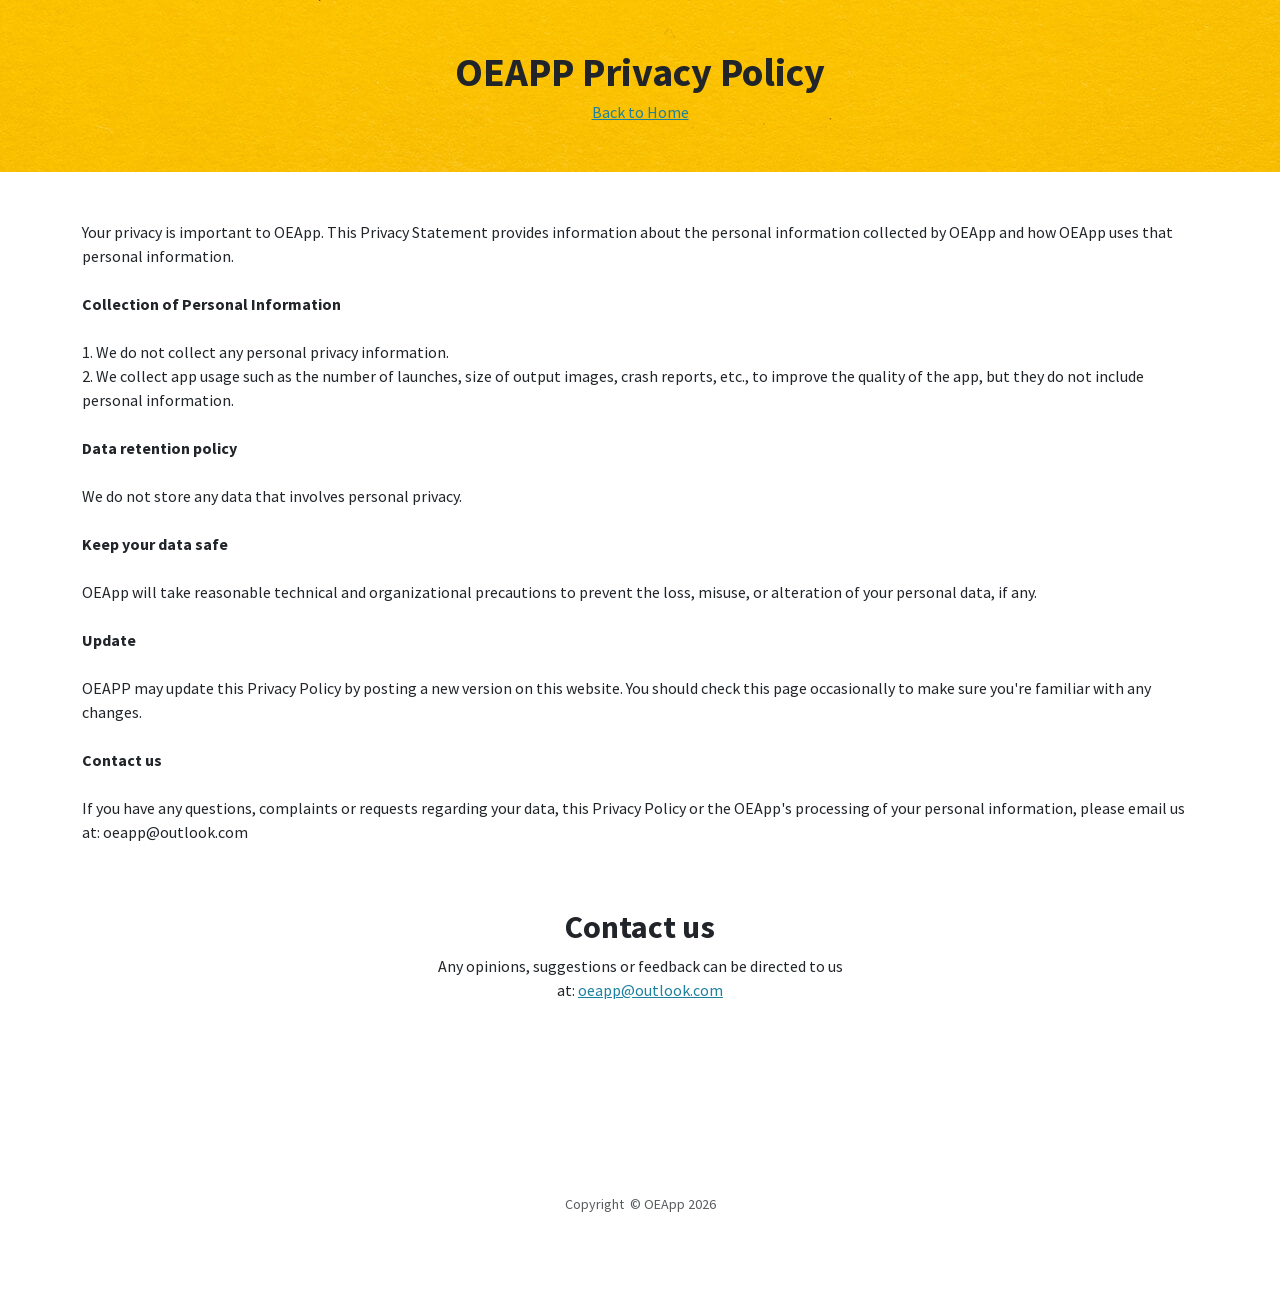
<file: en/privacy-policy.html>
<!DOCTYPE html><html data-bs-theme="light"><head><meta charset="utf-8"><meta name="viewport" content="width=device-width, initial-scale=1.0, shrink-to-fit=no"><title>Privacy Policy - OEApp</title><meta name="description" content="The privacy policy of OEApp's software products."><link rel="stylesheet" href="../assets/bootstrap/css/bootstrap.min.css"><link rel="stylesheet" href="../assets/fonts/font-awesome.min.css"><link rel="stylesheet" href="../assets/css/styles.min.css"><link rel="stylesheet" href="../assets/css/extension.min.css"><link rel="stylesheet" href="../assets/css/Pricing-Centered-badges.min.css"><link rel="stylesheet" href="../assets/css/Pricing-Centered-icons.min.css"></head><body><header class="d-flex p-5 mb-5" style="background-image:url('../assets/img/bg-masthead.jpg');"><div class="container my-auto text-center"><h1 class="mb-1">OEAPP&nbsp;Privacy Policy</h1><a href="index.html">Back to Home</a></div></header><section id="privacy-policy"><div class="container"><p>Your privacy is important to OEApp. This Privacy Statement provides information about the personal information collected by OEApp and how OEApp uses that personal information.<br><br><strong>Collection of Personal Information</strong><br><br>1. We do not collect any personal privacy information.<br>2. We collect app usage such as the number of launches, size of output images, crash reports, etc., to improve the quality of the app, but they do not include personal information.<br><br><strong>Data retention policy</strong><br><br>We do not store any data that involves personal privacy.<br><br><strong>Keep your data safe</strong><br><br>OEApp will take reasonable technical and organizational precautions to prevent the loss, misuse, or alteration of your personal data, if any.<br><br><strong>Update</strong><br><br>OEAPP may update this Privacy Policy by posting a new version on this website. You should check this page occasionally to make sure you're familiar with any changes.<br><br><strong>Contact us</strong><br><br>If you have any questions, complaints or requests regarding your data, this Privacy Policy or the OEApp's processing of your personal information, please email us at: oeapp@outlook.com</p></div></section><section class="position-relative py-4 py-xl-5" id="contact-1"><div class="container position-relative"><div class="row mb-5"><div class="col-md-8 col-xl-6 text-center mx-auto"><h2>Contact us</h2><p>Any opinions, suggestions or feedback can be directed to us at:&nbsp;<a href="mailto:oeapp@outlook.com">oeapp@outlook.com</a></p></div></div></div></section><footer class="footer text-center"><div class="container"><p class="text-muted mb-0 small">Copyright &nbsp;© OEApp 2026</p></div><a class="js-scroll-trigger scroll-to-top rounded" href="#page-top"><i class="fa fa-angle-up"></i></a></footer><script src="../assets/bootstrap/js/bootstrap.min.js"></script><script src="../assets/js/stylish-portfolio.min.js"></script></body></html>
</file>
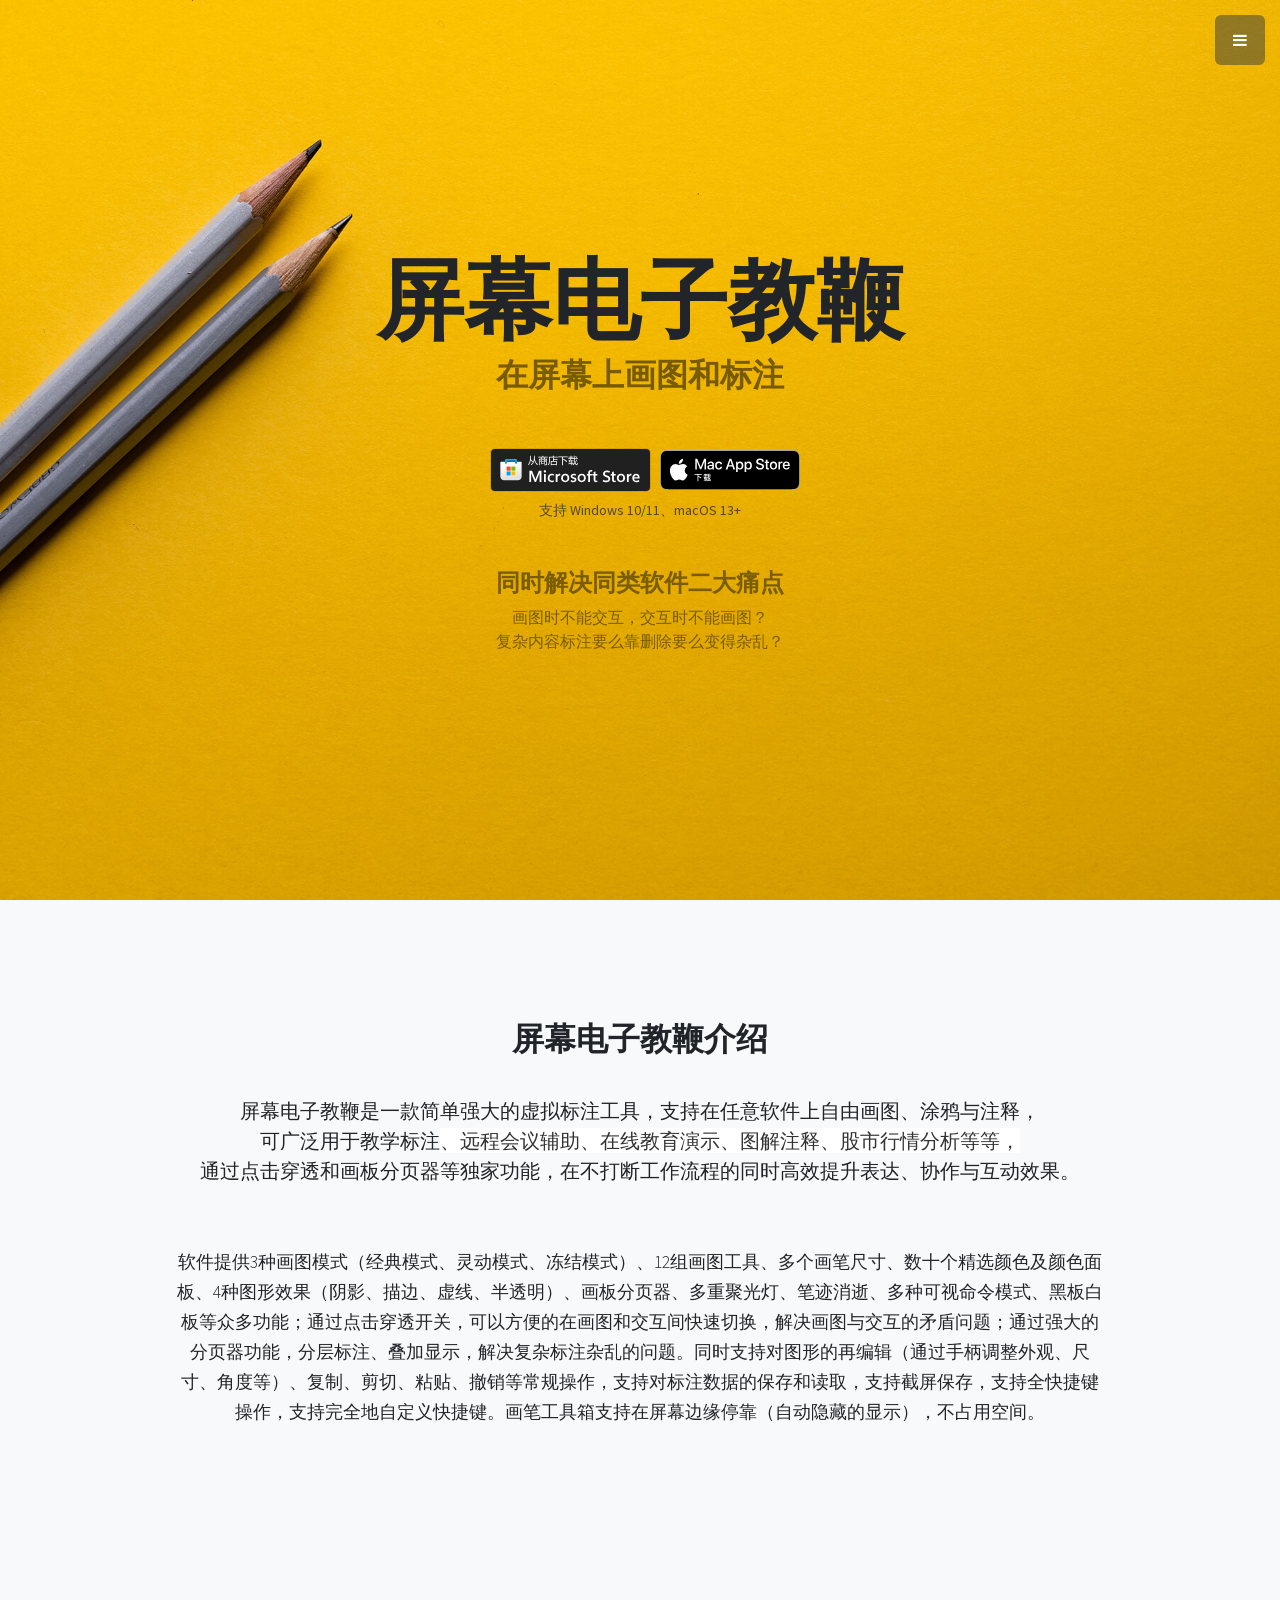
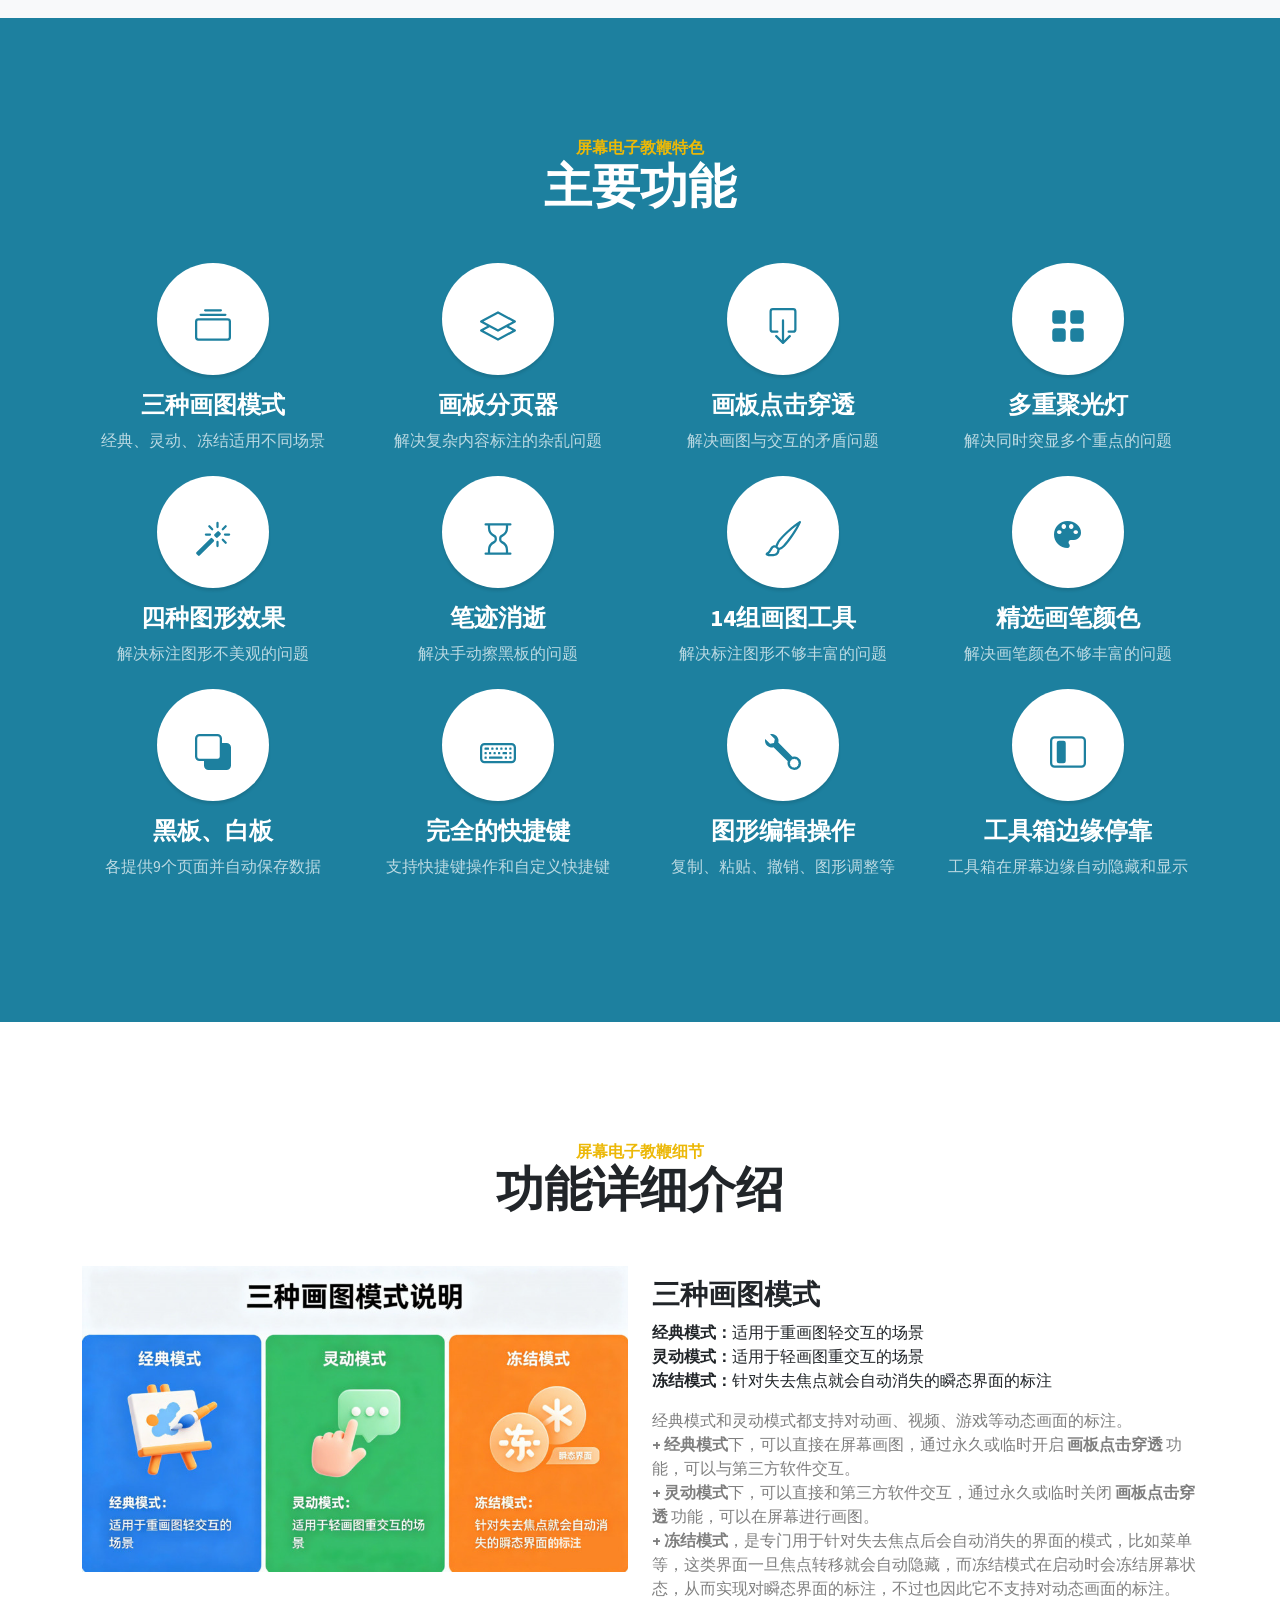
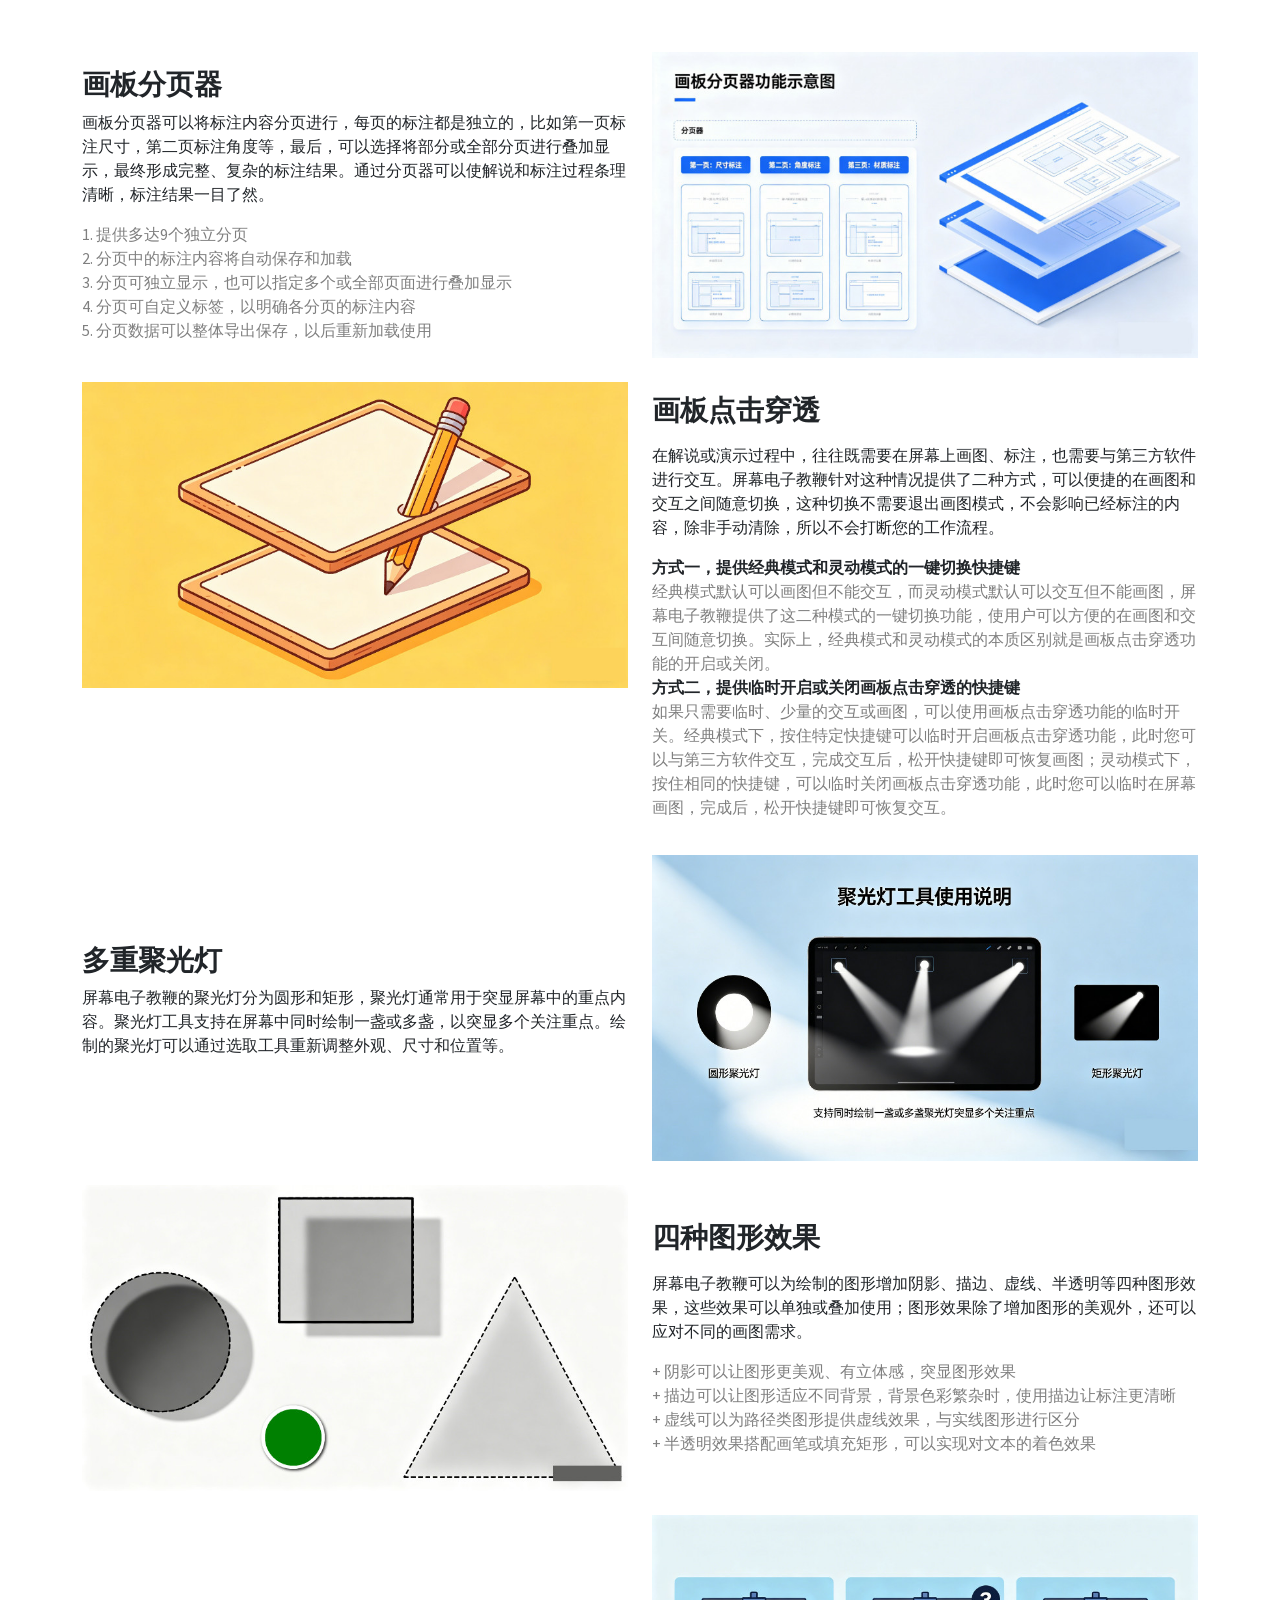
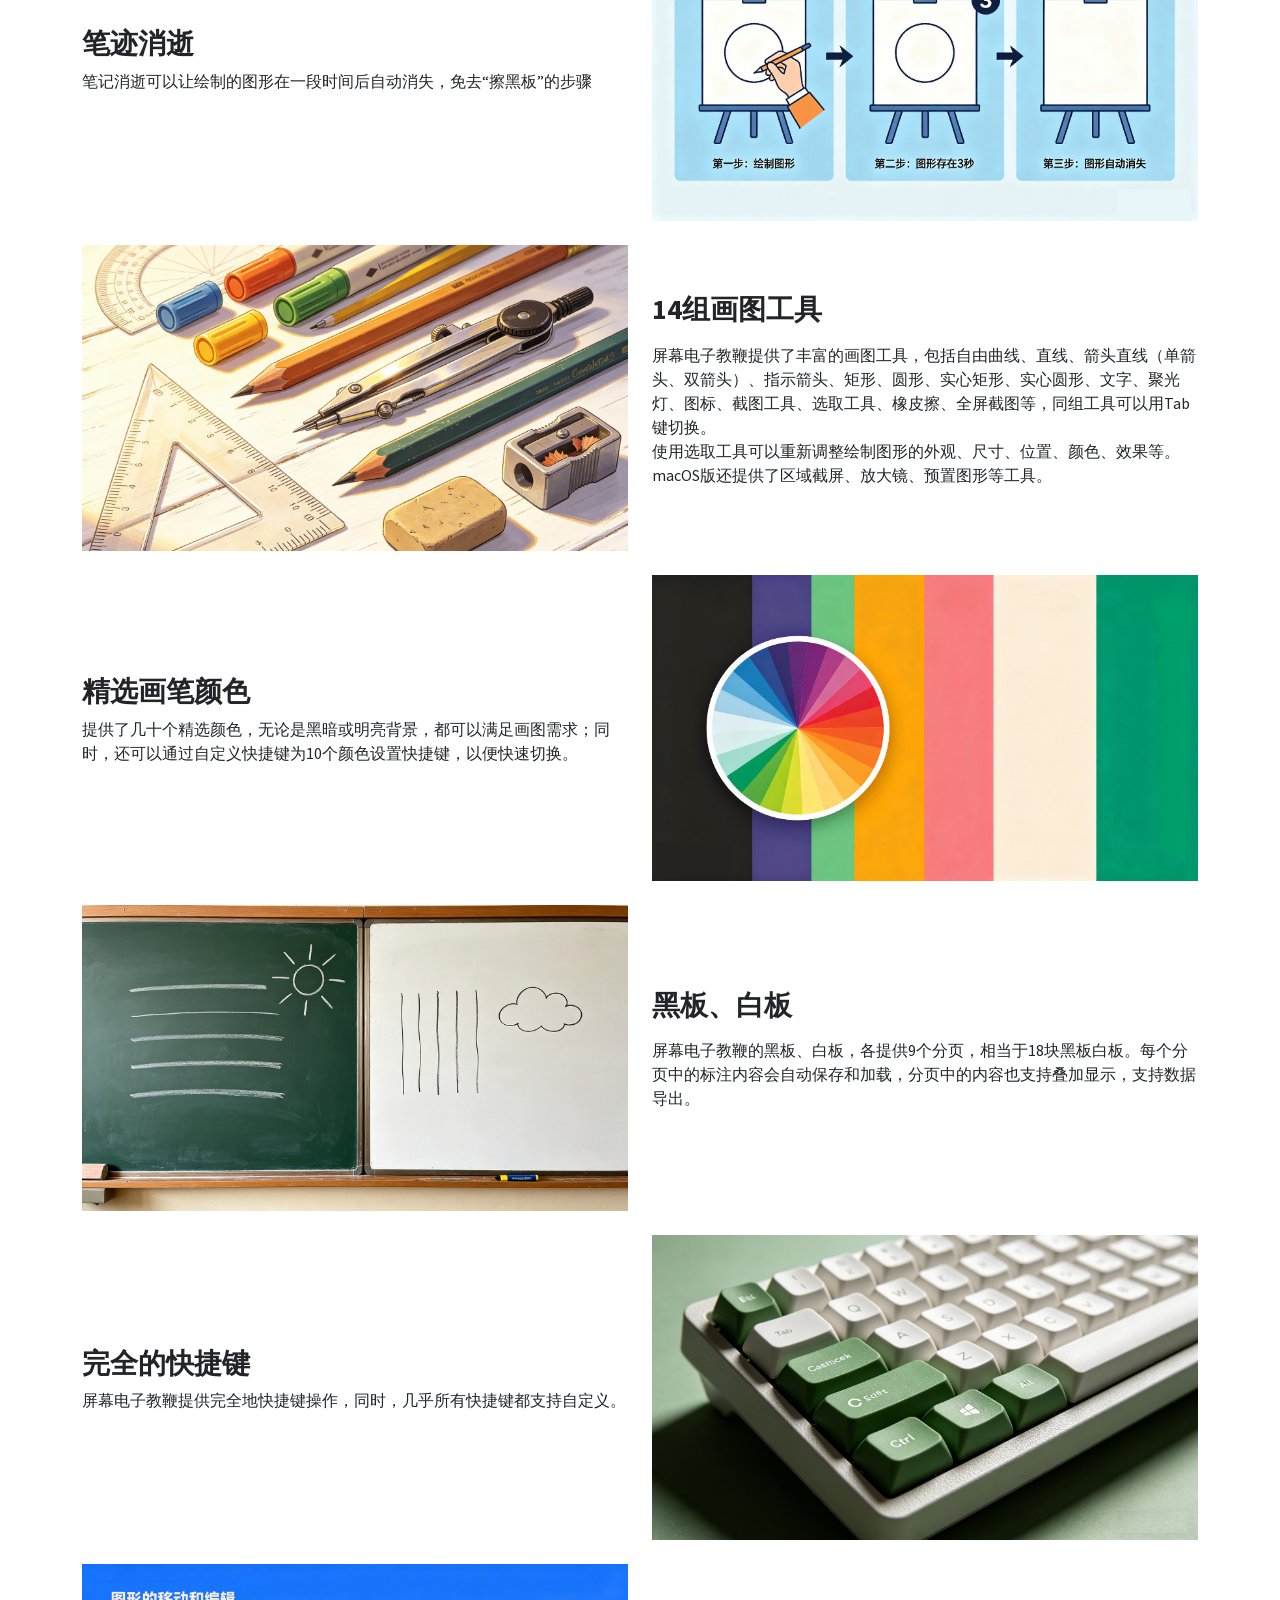
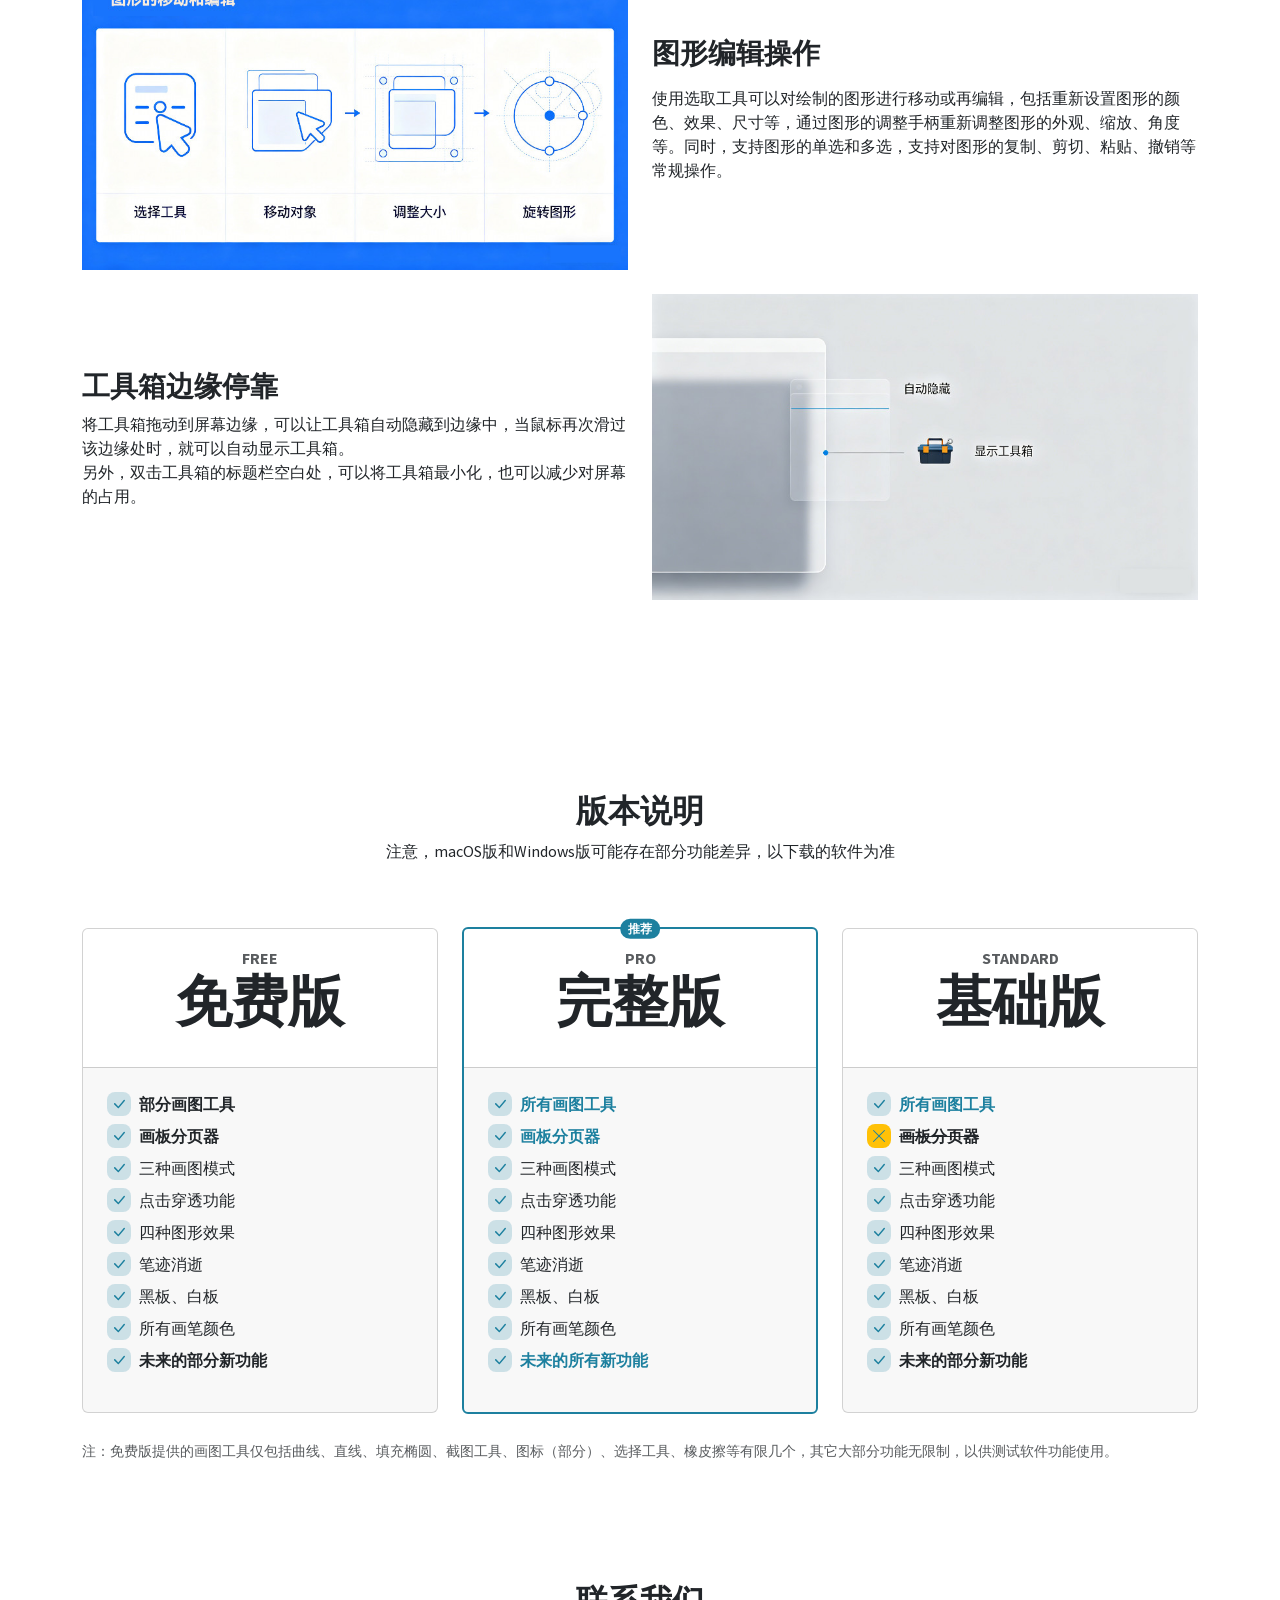
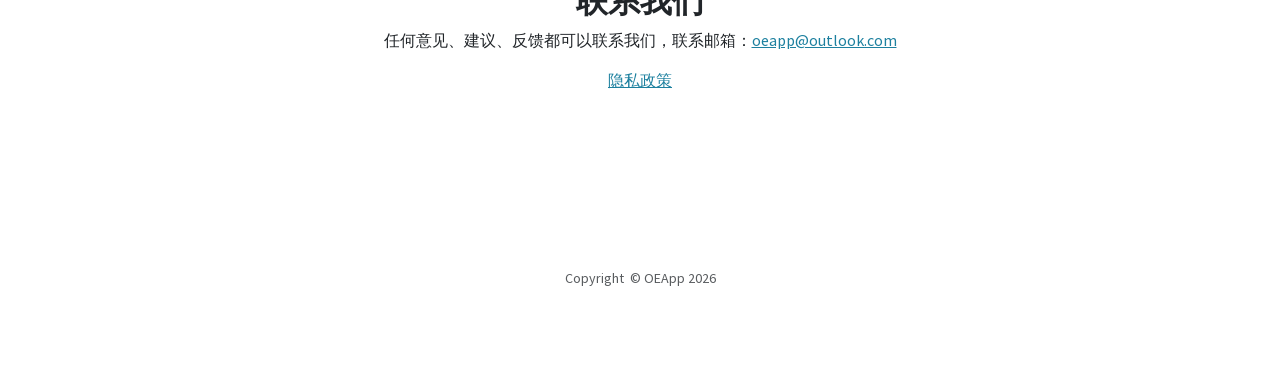
<file: zh-hans/epointer.html>
<!DOCTYPE html><html data-bs-theme="light"><head><meta charset="utf-8"><meta name="viewport" content="width=device-width, initial-scale=1.0, shrink-to-fit=no"><title>屏幕电子教鞭，在屏幕上画图和标注 - OEApp</title><meta name="description" content="ePointer屏幕电子教鞭：在任意软件界面上自由画图标注的虚拟教鞭工具。支持教学、会议及股市分析，独有的点击穿透与画板分页功能，助您流畅演示不打断工作。"><link rel="stylesheet" href="../assets/bootstrap/css/bootstrap.min.css"><link rel="stylesheet" href="../assets/fonts/font-awesome.min.css"><link rel="stylesheet" href="../assets/fonts/ionicons.min.css"><link rel="stylesheet" href="../assets/css/styles.min.css"><link rel="stylesheet" href="../assets/css/extension.min.css"><link rel="stylesheet" href="../assets/css/Pricing-Centered-badges.min.css"><link rel="stylesheet" href="../assets/css/Pricing-Centered-icons.min.css"></head><body id="page-top"><a class="menu-toggle rounded" href="#"><i class="fa fa-bars"></i></a><nav class="navbar navbar-expand" id="sidebar-wrapper"><div class="container"><button class="navbar-toggler d-none" data-bs-toggle="collapse" data-bs-target="#"></button><div class="collapse navbar-collapse"><ul class="navbar-nav sidebar-nav" id="sidebar-nav"><li class="nav-item sidebar-brand"><a class="nav-link active" href="/">OEApp</a></li><li class="nav-item sidebar-nav-item"><a class="nav-link" href="#page-top">屏幕电子教鞭</a></li><li class="nav-item sidebar-nav-item"><a class="nav-link" href="#introduce">软件简介</a></li><li class="nav-item sidebar-nav-item"><a class="nav-link" href="#features">主要功能</a></li><li class="nav-item sidebar-nav-item"><a class="nav-link" href="#details">功能详解</a></li><li class="nav-item sidebar-nav-item"><a class="nav-link" href="#versions">版本区别</a></li><li class="nav-item sidebar-nav-item"><a class="nav-link" href="#contact">联系我们</a></li></ul></div></div></nav><header class="d-flex pt-5 pb-5 masthead" style="background-image:url('../assets/img/bg-masthead.jpg');"><div class="container my-auto text-center"><h1 class="mb-1">屏幕电子教鞭</h1><h2 class="text-black-50">在屏幕上画图和标注</h2><h3 class="mb-5"></h3><div><a class="btn btn-sm" href="https://apps.microsoft.com/detail/9NDMS4RC84VM" target="_blank"><img class="img-fluid" width="161" height="44" src="../assets/img/Download_on_the_microsoft_store_badge_zh-cn_dark.svg"></a><a href="https://apps.apple.com/app/id1626223968" target="_blank"><img class="img-fluid" width="140" height="40" src="../assets/img/Download_on_the_Mac_App_Store_Badge_CNSC_RGB_blk_092917.svg"></a></div><small class="form-text">支持 Windows 10/11、macOS 13+</small><h4 style="margin: 48px 0px 8px 0px;color:#7A5C01">同时解决同类软件二大痛点</h4><span style="color:#7A5C01">画图时不能交互，交互时不能画图？<br>复杂内容标注要么靠删除要么变得杂乱？</span></div></header><section id="introduce" class="content-section bg-light" style="margin-bottom: 0px;"><div class="container text-center"><div class="row"><div class="col-lg-10 mx-auto"><h2>屏幕电子教鞭介绍</h2><p class="mb-5 lead"><span><br>屏幕电子教鞭是一款简单强大的虚拟标注工具，支持在任意软件上自由画图、涂鸦与注释，<br>可广泛用于教学标注<span style="color: rgb(51, 51, 51); background-color: rgb(255, 255, 255);">、远程会议辅助、在线教育演示、图解注释、股市行情分析等等，</span><br>通过<strong>点击穿透</strong>和<strong>画板分页器</strong>等独家功能，在不打断工作流程的同时高效提升表达、协作与互动效果。<br><br></span><small><br>软件提供3种画图模式（经典模式、灵动模式、冻结模式）、12组画图工具、多个画笔尺寸、数十个精选颜色及颜色面板、4种图形效果（阴影、描边、虚线、半透明）、画板分页器、多重聚光灯、笔迹消逝、多种可视命令模式、黑板白板等众多功能；通过点击穿透开关，可以方便的在画图和交互间快速切换，解决画图与交互的矛盾问题；通过强大的分页器功能，分层标注、叠加显示，解决复杂标注杂乱的问题。同时支持对图形的再编辑（通过手柄调整外观、尺寸、角度等）、复制、剪切、粘贴、撤销等常规操作，支持对标注数据的保存和读取，支持截屏保存，支持全快捷键操作，支持完全地自定义快捷键。画笔工具箱支持在屏幕边缘停靠（自动隐藏的显示），不占用空间。</small></p></div></div></div></section><section id="features" class="content-section bg-primary text-white text-center"><div class="container"><div class="content-section-heading"><h3 class="text-secondary mb-0">屏幕电子教鞭特色</h3><h2 class="mb-5">主要功能</h2></div><div class="row"><div class="col-md-6 col-lg-3 mb-5 mb-lg-0"><a href="#modes3"><span class="mb-3 mx-auto service-icon rounded-circle"><svg class="bi bi-collection" xmlns="http://www.w3.org/2000/svg" width="1em" height="1em" fill="currentColor" viewBox="0 0 16 16">
  <path d="M2.5 3.5a.5.5 0 0 1 0-1h11a.5.5 0 0 1 0 1zm2-2a.5.5 0 0 1 0-1h7a.5.5 0 0 1 0 1zM0 13a1.5 1.5 0 0 0 1.5 1.5h13A1.5 1.5 0 0 0 16 13V6a1.5 1.5 0 0 0-1.5-1.5h-13A1.5 1.5 0 0 0 0 6zm1.5.5A.5.5 0 0 1 1 13V6a.5.5 0 0 1 .5-.5h13a.5.5 0 0 1 .5.5v7a.5.5 0 0 1-.5.5z"></path>
</svg></span></a><h4><strong>三种画图模式</strong></h4><p class="mb-0 text-faded">经典、灵动、冻结适用不同场景</p></div><div class="col-md-6 col-lg-3 mb-5 mb-lg-0"><a href="#paginator"><span class="mb-3 mx-auto service-icon rounded-circle"><svg class="bi bi-layers" xmlns="http://www.w3.org/2000/svg" width="1em" height="1em" fill="currentColor" viewBox="0 0 16 16">
  <path d="M8.235 1.559a.5.5 0 0 0-.47 0l-7.5 4a.5.5 0 0 0 0 .882L3.188 8 .264 9.559a.5.5 0 0 0 0 .882l7.5 4a.5.5 0 0 0 .47 0l7.5-4a.5.5 0 0 0 0-.882L12.813 8l2.922-1.559a.5.5 0 0 0 0-.882zm3.515 7.008L14.438 10 8 13.433 1.562 10 4.25 8.567l3.515 1.874a.5.5 0 0 0 .47 0zM8 9.433 1.562 6 8 2.567 14.438 6z"></path>
</svg></span></a><h4><strong>画板分页器</strong></h4><p class="mb-0 text-faded">解决复杂内容标注的杂乱问题</p></div><div class="col-md-6 col-lg-3 mb-5 mb-lg-0"><a href="#clickthrough"><span class="mb-3 mx-auto service-icon rounded-circle"><svg class="bi bi-box-arrow-down" xmlns="http://www.w3.org/2000/svg" width="1em" height="1em" fill="currentColor" viewBox="0 0 16 16">
  <path fill-rule="evenodd" d="M3.5 10a.5.5 0 0 1-.5-.5v-8a.5.5 0 0 1 .5-.5h9a.5.5 0 0 1 .5.5v8a.5.5 0 0 1-.5.5h-2a.5.5 0 0 0 0 1h2A1.5 1.5 0 0 0 14 9.5v-8A1.5 1.5 0 0 0 12.5 0h-9A1.5 1.5 0 0 0 2 1.5v8A1.5 1.5 0 0 0 3.5 11h2a.5.5 0 0 0 0-1z"></path>
  <path fill-rule="evenodd" d="M7.646 15.854a.5.5 0 0 0 .708 0l3-3a.5.5 0 0 0-.708-.708L8.5 14.293V5.5a.5.5 0 0 0-1 0v8.793l-2.146-2.147a.5.5 0 0 0-.708.708z"></path>
</svg></span></a><h4><strong><strong>画板点击穿透</strong><br></strong></h4><p class="mb-0 text-faded"><span>解决画图与交互的矛盾问题</span></p></div><div class="col-md-6 col-lg-3 mb-5 mb-lg-0"><a href="#spotlight"><span class="mb-3 mx-auto service-icon rounded-circle"><svg class="bi bi-grid-fill" xmlns="http://www.w3.org/2000/svg" width="1em" height="1em" fill="currentColor" viewBox="0 0 16 16">
  <path d="M1 2.5A1.5 1.5 0 0 1 2.5 1h3A1.5 1.5 0 0 1 7 2.5v3A1.5 1.5 0 0 1 5.5 7h-3A1.5 1.5 0 0 1 1 5.5zm8 0A1.5 1.5 0 0 1 10.5 1h3A1.5 1.5 0 0 1 15 2.5v3A1.5 1.5 0 0 1 13.5 7h-3A1.5 1.5 0 0 1 9 5.5zm-8 8A1.5 1.5 0 0 1 2.5 9h3A1.5 1.5 0 0 1 7 10.5v3A1.5 1.5 0 0 1 5.5 15h-3A1.5 1.5 0 0 1 1 13.5zm8 0A1.5 1.5 0 0 1 10.5 9h3a1.5 1.5 0 0 1 1.5 1.5v3a1.5 1.5 0 0 1-1.5 1.5h-3A1.5 1.5 0 0 1 9 13.5z"></path>
</svg></span></a><h4><strong>多重聚光灯</strong></h4><p class="mb-0 text-faded">解决同时突显多个重点的问题</p></div></div><div class="row"><div class="col-md-6 col-lg-3 mb-5 mb-lg-0"><a href="#effects"><span class="mb-3 mx-auto service-icon rounded-circle"><svg class="bi bi-magic" xmlns="http://www.w3.org/2000/svg" width="1em" height="1em" fill="currentColor" viewBox="0 0 16 16">
  <path d="M9.5 2.672a.5.5 0 1 0 1 0V.843a.5.5 0 0 0-1 0zm4.5.035A.5.5 0 0 0 13.293 2L12 3.293a.5.5 0 1 0 .707.707zM7.293 4A.5.5 0 1 0 8 3.293L6.707 2A.5.5 0 0 0 6 2.707zm-.621 2.5a.5.5 0 1 0 0-1H4.843a.5.5 0 1 0 0 1zm8.485 0a.5.5 0 1 0 0-1h-1.829a.5.5 0 0 0 0 1zM13.293 10A.5.5 0 1 0 14 9.293L12.707 8a.5.5 0 1 0-.707.707zM9.5 11.157a.5.5 0 0 0 1 0V9.328a.5.5 0 0 0-1 0zm1.854-5.097a.5.5 0 0 0 0-.706l-.708-.708a.5.5 0 0 0-.707 0L8.646 5.94a.5.5 0 0 0 0 .707l.708.708a.5.5 0 0 0 .707 0l1.293-1.293Zm-3 3a.5.5 0 0 0 0-.706l-.708-.708a.5.5 0 0 0-.707 0L.646 13.94a.5.5 0 0 0 0 .707l.708.708a.5.5 0 0 0 .707 0z"></path>
</svg></span></a><h4><strong>四种图形效果</strong></h4><p class="mb-0 text-faded">解决标注图形不美观的问题</p></div><div class="col-md-6 col-lg-3 mb-5 mb-lg-0"><a href="#inkfade"><span class="mb-3 mx-auto service-icon rounded-circle"><svg class="bi bi-hourglass" xmlns="http://www.w3.org/2000/svg" width="1em" height="1em" fill="currentColor" viewBox="0 0 16 16">
  <path d="M2 1.5a.5.5 0 0 1 .5-.5h11a.5.5 0 0 1 0 1h-1v1a4.5 4.5 0 0 1-2.557 4.06c-.29.139-.443.377-.443.59v.7c0 .213.154.451.443.59A4.5 4.5 0 0 1 12.5 13v1h1a.5.5 0 0 1 0 1h-11a.5.5 0 1 1 0-1h1v-1a4.5 4.5 0 0 1 2.557-4.06c.29-.139.443-.377.443-.59v-.7c0-.213-.154-.451-.443-.59A4.5 4.5 0 0 1 3.5 3V2h-1a.5.5 0 0 1-.5-.5m2.5.5v1a3.5 3.5 0 0 0 1.989 3.158c.533.256 1.011.791 1.011 1.491v.702c0 .7-.478 1.235-1.011 1.491A3.5 3.5 0 0 0 4.5 13v1h7v-1a3.5 3.5 0 0 0-1.989-3.158C8.978 9.586 8.5 9.052 8.5 8.351v-.702c0-.7.478-1.235 1.011-1.491A3.5 3.5 0 0 0 11.5 3V2z"></path>
</svg></span></a><h4><strong>笔迹消逝</strong></h4><p class="mb-0 text-faded">解决手动擦黑板的问题</p></div><div class="col-md-6 col-lg-3 mb-5 mb-lg-0"><a href="#drawingtools"><span class="mb-3 mx-auto service-icon rounded-circle"><svg class="bi bi-brush" xmlns="http://www.w3.org/2000/svg" width="1em" height="1em" fill="currentColor" viewBox="0 0 16 16">
  <path d="M15.825.12a.5.5 0 0 1 .132.584c-1.53 3.43-4.743 8.17-7.095 10.64a6.1 6.1 0 0 1-2.373 1.534c-.018.227-.06.538-.16.868-.201.659-.667 1.479-1.708 1.74a8.1 8.1 0 0 1-3.078.132 4 4 0 0 1-.562-.135 1.4 1.4 0 0 1-.466-.247.7.7 0 0 1-.204-.288.62.62 0 0 1 .004-.443c.095-.245.316-.38.461-.452.394-.197.625-.453.867-.826.095-.144.184-.297.287-.472l.117-.198c.151-.255.326-.54.546-.848.528-.739 1.201-.925 1.746-.896q.19.012.348.048c.062-.172.142-.38.238-.608.261-.619.658-1.419 1.187-2.069 2.176-2.67 6.18-6.206 9.117-8.104a.5.5 0 0 1 .596.04M4.705 11.912a1.2 1.2 0 0 0-.419-.1c-.246-.013-.573.05-.879.479-.197.275-.355.532-.5.777l-.105.177c-.106.181-.213.362-.32.528a3.4 3.4 0 0 1-.76.861c.69.112 1.736.111 2.657-.12.559-.139.843-.569.993-1.06a3 3 0 0 0 .126-.75zm1.44.026c.12-.04.277-.1.458-.183a5.1 5.1 0 0 0 1.535-1.1c1.9-1.996 4.412-5.57 6.052-8.631-2.59 1.927-5.566 4.66-7.302 6.792-.442.543-.795 1.243-1.042 1.826-.121.288-.214.54-.275.72v.001l.575.575zm-4.973 3.04.007-.005zm3.582-3.043.002.001h-.002z"></path>
</svg></span></a><h4><strong>14组画图工具</strong></h4><p class="mb-0 text-faded"><span>解决标注图形不够丰富的问题</span></p></div><div class="col-md-6 col-lg-3 mb-5 mb-lg-0"><a href="#colors"><span class="mb-3 mx-auto service-icon rounded-circle"><i class="icon ion-android-color-palette"></i></span></a><h4><strong>精选画笔颜色</strong></h4><p class="mb-0 text-faded">解决画笔颜色不够丰富的问题</p></div></div><div class="row"><div class="col-md-6 col-lg-3 mb-5 mb-lg-0"><a href="#bwboard"><span class="mb-3 mx-auto service-icon rounded-circle"><svg class="bi bi-back" xmlns="http://www.w3.org/2000/svg" width="1em" height="1em" fill="currentColor" viewBox="0 0 16 16">
  <path d="M0 2a2 2 0 0 1 2-2h8a2 2 0 0 1 2 2v2h2a2 2 0 0 1 2 2v8a2 2 0 0 1-2 2H6a2 2 0 0 1-2-2v-2H2a2 2 0 0 1-2-2zm2-1a1 1 0 0 0-1 1v8a1 1 0 0 0 1 1h8a1 1 0 0 0 1-1V2a1 1 0 0 0-1-1z"></path>
</svg></span></a><h4><strong>黑板、白板</strong></h4><p class="mb-0 text-faded">各提供9个页面并自动保存数据</p></div><div class="col-md-6 col-lg-3 mb-5 mb-lg-0"><a href="#shortcuts"><span class="mb-3 mx-auto service-icon rounded-circle"><svg class="bi bi-keyboard" xmlns="http://www.w3.org/2000/svg" width="1em" height="1em" fill="currentColor" viewBox="0 0 16 16">
  <path d="M14 5a1 1 0 0 1 1 1v5a1 1 0 0 1-1 1H2a1 1 0 0 1-1-1V6a1 1 0 0 1 1-1zM2 4a2 2 0 0 0-2 2v5a2 2 0 0 0 2 2h12a2 2 0 0 0 2-2V6a2 2 0 0 0-2-2z"></path>
  <path d="M13 10.25a.25.25 0 0 1 .25-.25h.5a.25.25 0 0 1 .25.25v.5a.25.25 0 0 1-.25.25h-.5a.25.25 0 0 1-.25-.25zm0-2a.25.25 0 0 1 .25-.25h.5a.25.25 0 0 1 .25.25v.5a.25.25 0 0 1-.25.25h-.5a.25.25 0 0 1-.25-.25zm-5 0A.25.25 0 0 1 8.25 8h.5a.25.25 0 0 1 .25.25v.5a.25.25 0 0 1-.25.25h-.5A.25.25 0 0 1 8 8.75zm2 0a.25.25 0 0 1 .25-.25h1.5a.25.25 0 0 1 .25.25v.5a.25.25 0 0 1-.25.25h-1.5a.25.25 0 0 1-.25-.25zm1 2a.25.25 0 0 1 .25-.25h.5a.25.25 0 0 1 .25.25v.5a.25.25 0 0 1-.25.25h-.5a.25.25 0 0 1-.25-.25zm-5-2A.25.25 0 0 1 6.25 8h.5a.25.25 0 0 1 .25.25v.5a.25.25 0 0 1-.25.25h-.5A.25.25 0 0 1 6 8.75zm-2 0A.25.25 0 0 1 4.25 8h.5a.25.25 0 0 1 .25.25v.5a.25.25 0 0 1-.25.25h-.5A.25.25 0 0 1 4 8.75zm-2 0A.25.25 0 0 1 2.25 8h.5a.25.25 0 0 1 .25.25v.5a.25.25 0 0 1-.25.25h-.5A.25.25 0 0 1 2 8.75zm11-2a.25.25 0 0 1 .25-.25h.5a.25.25 0 0 1 .25.25v.5a.25.25 0 0 1-.25.25h-.5a.25.25 0 0 1-.25-.25zm-2 0a.25.25 0 0 1 .25-.25h.5a.25.25 0 0 1 .25.25v.5a.25.25 0 0 1-.25.25h-.5a.25.25 0 0 1-.25-.25zm-2 0A.25.25 0 0 1 9.25 6h.5a.25.25 0 0 1 .25.25v.5a.25.25 0 0 1-.25.25h-.5A.25.25 0 0 1 9 6.75zm-2 0A.25.25 0 0 1 7.25 6h.5a.25.25 0 0 1 .25.25v.5a.25.25 0 0 1-.25.25h-.5A.25.25 0 0 1 7 6.75zm-2 0A.25.25 0 0 1 5.25 6h.5a.25.25 0 0 1 .25.25v.5a.25.25 0 0 1-.25.25h-.5A.25.25 0 0 1 5 6.75zm-3 0A.25.25 0 0 1 2.25 6h1.5a.25.25 0 0 1 .25.25v.5a.25.25 0 0 1-.25.25h-1.5A.25.25 0 0 1 2 6.75zm0 4a.25.25 0 0 1 .25-.25h.5a.25.25 0 0 1 .25.25v.5a.25.25 0 0 1-.25.25h-.5a.25.25 0 0 1-.25-.25zm2 0a.25.25 0 0 1 .25-.25h5.5a.25.25 0 0 1 .25.25v.5a.25.25 0 0 1-.25.25h-5.5a.25.25 0 0 1-.25-.25z"></path>
</svg></span></a><h4><strong>完全的快捷键</strong></h4><p class="mb-0 text-faded">支持快捷键操作和自定义快捷键</p></div><div class="col-md-6 col-lg-3 mb-5 mb-lg-0"><a href="#edits"><span class="mb-3 mx-auto service-icon rounded-circle"><svg class="bi bi-wrench" xmlns="http://www.w3.org/2000/svg" width="1em" height="1em" fill="currentColor" viewBox="0 0 16 16">
  <path d="M.102 2.223A3.004 3.004 0 0 0 3.78 5.897l6.341 6.252A3.003 3.003 0 0 0 13 16a3 3 0 1 0-.851-5.878L5.897 3.781A3.004 3.004 0 0 0 2.223.1l2.141 2.142L4 4l-1.757.364zm13.37 9.019.528.026.287.445.445.287.026.529L15 13l-.242.471-.026.529-.445.287-.287.445-.529.026L13 15l-.471-.242-.529-.026-.287-.445-.445-.287-.026-.529L11 13l.242-.471.026-.529.445-.287.287-.445.529-.026L13 11z"></path>
</svg></span></a><h4><strong>图形编辑操作</strong></h4><p class="mb-0 text-faded"><span>复制、粘贴、撤销、图形调整等</span><span></span></p></div><div class="col-md-6 col-lg-3 mb-5 mb-lg-0"><a href="#edgehide"><span class="mb-3 mx-auto service-icon rounded-circle"><svg class="bi bi-layout-sidebar-inset" xmlns="http://www.w3.org/2000/svg" width="1em" height="1em" fill="currentColor" viewBox="0 0 16 16">
  <path d="M14 2a1 1 0 0 1 1 1v10a1 1 0 0 1-1 1H2a1 1 0 0 1-1-1V3a1 1 0 0 1 1-1zM2 1a2 2 0 0 0-2 2v10a2 2 0 0 0 2 2h12a2 2 0 0 0 2-2V3a2 2 0 0 0-2-2z"></path>
  <path d="M3 4a1 1 0 0 1 1-1h2a1 1 0 0 1 1 1v8a1 1 0 0 1-1 1H4a1 1 0 0 1-1-1z"></path>
</svg></span></a><h4><strong>工具箱边缘停靠</strong></h4><p class="mb-0 text-faded">工具箱在屏幕边缘自动隐藏和显示</p></div></div></div></section><section id="details" class="content-section"><div class="container"><div class="content-section-heading text-center"><h3 class="text-secondary mb-0">屏幕电子教鞭细节</h3><h2 class="mb-5">功能详细介绍</h2></div><div class="row g-0" id="modes3"><div class="col-lg-6"><img class="img-fluid" src="../assets/img/epointer_3modes.jpg"></div><div class="col-lg-6"><div class="row h-100 d-flex align-items-center"><div class="col align-self-center"><div><h3>三种画图模式</h3><div><strong>经典模式：</strong><span>适用于重画图轻交互的场景</span></div><div><strong>灵动模式：</strong><span>适用于轻画图重交互的场景</span></div><div><strong>冻结模式：</strong><span>针对失去焦点就会自动消失的瞬态界面的标注</span></div><p class="text-black-50 my-3">经典模式和灵动模式都支持对动画、视频、游戏等动态画面的标注。<br><strong>+ 经典模式</strong>下，可以直接在屏幕画图，通过永久或临时开启&nbsp;<strong>画板点击穿透</strong> 功能，可以与第三方软件交互。<br><strong>+&nbsp;灵动模式</strong>下，可以直接和第三方软件交互，通过永久或临时关闭&nbsp;<strong>画板点击穿透</strong>&nbsp;功能，可以在屏幕进行画图。<br><strong>+ 冻结模式</strong>，是专门用于针对失去焦点后会自动消失的界面的模式，比如菜单等，这类界面一旦焦点转移就会自动隐藏，而冻结模式在启动时会冻结屏幕状态，从而实现对瞬态界面的标注，不过也因此它不支持对动态画面的标注。</p></div></div></div></div></div><div class="row g-0" id="paginator"><div class="col-lg-6"><div class="row h-100 d-flex align-items-center"><div class="col align-self-center"><div><h3>画板分页器</h3><p>画板分页器可以将标注内容分页进行，每页的标注都是独立的，比如第一页标注尺寸，第二页标注角度等，最后，可以选择将部分或全部分页进行叠加显示，最终形成完整、复杂的标注结果。通过分页器可以使解说和标注过程条理清晰，标注结果一目了然。</p><div><span class="text-black-50">1. 提供多达9个独立分页<br>2.&nbsp;分页中的标注内容将自动保存和加载<br>3.&nbsp;分页可独立显示，也可以指定多个或全部页面进行叠加显示<br>4.&nbsp;分页可自定义标签，以明确各分页的标注内容<br>5.&nbsp;分页数据可以整体导出保存，以后重新加载使用</span></div></div></div></div></div><div class="col-lg-6"><img class="img-fluid" src="../assets/img/epointer_paginator.jpg"></div></div><div class="row g-0" id="clickthrough"><div class="col-lg-6"><img class="img-fluid" src="../assets/img/epointer_clickthrough.jpg"></div><div class="col-lg-6"><div class="row h-100 d-flex align-items-center"><div class="col align-self-center"><div><h3>画板点击穿透</h3><p class="my-3">在解说或演示过程中，往往既需要在屏幕上画图、标注，也需要与第三方软件进行交互。屏幕电子教鞭针对这种情况提供了二种方式，可以便捷的在画图和交互之间随意切换，这种切换不需要退出画图模式，不会影响已经标注的内容，除非手动清除，所以不会打断您的工作流程。</p><div><strong>方式一，提供经典模式和灵动模式的一键切换快捷键</strong><span class="text-black-50"><br>经典模式默认可以画图但不能交互，而灵动模式默认可以交互但不能画图，屏幕电子教鞭提供了这二种模式的一键切换功能，使用户可以方便的在画图和交互间随意切换。实际上，经典模式和灵动模式的本质区别就是画板点击穿透功能的开启或关闭。</span></div><div><strong>方式二，提供临时开启或关闭画板点击穿透的快捷键</strong><span class="text-black-50"><br>如果只需要临时、少量的交互或画图，可以使用画板点击穿透功能的临时开关。经典模式下，按住特定快捷键可以临时开启画板点击穿透功能，此时您可以与第三方软件交互，完成交互后，松开快捷键即可恢复画图；灵动模式下，按住相同的快捷键，可以临时关闭画板点击穿透功能，此时您可以临时在屏幕画图，完成后，松开快捷键即可恢复交互。</span></div></div></div></div></div></div><div class="row g-0" id="spotlight"><div class="col-lg-6"><div class="row h-100 d-flex align-items-center"><div class="col align-self-center"><div><h3>多重聚光灯</h3><p>屏幕电子教鞭的聚光灯分为圆形和矩形，聚光灯通常用于突显屏幕中的重点内容。聚光灯工具支持在屏幕中同时绘制一盏或多盏，以突显多个关注重点。绘制的聚光灯可以通过选取工具重新调整外观、尺寸和位置等。</p><div></div></div></div></div></div><div class="col-lg-6"><img class="img-fluid" src="../assets/img/epointer_spotlight.jpg"></div></div><div class="row g-0" id="effects"><div class="col-lg-6"><img class="img-fluid" src="../assets/img/epointer_effects.jpg"></div><div class="col-lg-6"><div class="row h-100 d-flex align-items-center"><div class="col align-self-center"><div><h3>四种图形效果</h3><p class="my-3">屏幕电子教鞭可以为绘制的图形增加阴影、描边、虚线、半透明等四种图形效果，这些效果可以单独或叠加使用；图形效果除了增加图形的美观外，还可以应对不同的画图需求。</p><div><span class="text-black-50">+&nbsp;阴影可以让图形更美观、有立体感，突显图形效果<br>+&nbsp;描边可以让图形适应不同背景，背景色彩繁杂时，使用描边让标注更清晰<br>+ 虚线可以为路径类图形提供虚线效果，与实线图形进行区分<br>+ 半透明效果搭配画笔或填充矩形，可以实现对文本的着色效果</span></div></div></div></div></div></div><div class="row g-0" id="inkfade"><div class="col-lg-6"><div class="row h-100 d-flex align-items-center"><div class="col align-self-center"><div><h3>笔迹消逝</h3><p>笔记消逝可以让绘制的图形在一段时间后自动消失，免去“擦黑板”的步骤</p><div></div></div></div></div></div><div class="col-lg-6"><img class="img-fluid" src="../assets/img/epointer_inkfade.jpg"></div></div><div class="row g-0" id="drawingtools"><div class="col-lg-6"><img class="img-fluid" src="../assets/img/epointer_drawtools.jpg"></div><div class="col-lg-6"><div class="row h-100 d-flex align-items-center"><div class="col align-self-center"><div><h3>14组画图工具</h3><p class="my-3">屏幕电子教鞭提供了丰富的画图工具，包括自由曲线、直线、箭头直线（单箭头、双箭头）、指示箭头、矩形、圆形、实心矩形、实心圆形、文字、聚光灯、图标、截图工具、选取工具、橡皮擦、全屏截图等，同组工具可以用Tab键切换。<br>使用选取工具可以重新调整绘制图形的外观、尺寸、位置、颜色、效果等。<br>macOS版还提供了区域截屏、放大镜、预置图形等工具。</p></div></div></div></div></div><div class="row g-0" id="colors"><div class="col-lg-6"><div class="row h-100 d-flex align-items-center"><div class="col align-self-center"><div><h3>精选画笔颜色</h3><p>提供了几十个精选颜色，无论是黑暗或明亮背景，都可以满足画图需求；同时，还可以通过自定义快捷键为10个颜色设置快捷键，以便快速切换。</p><div></div></div></div></div></div><div class="col-lg-6"><img class="img-fluid" src="../assets/img/epointer_colors.jpg"></div></div><div class="row g-0" id="bwboard"><div class="col-lg-6"><img class="img-fluid" src="../assets/img/epointer_boards.jpg"></div><div class="col-lg-6"><div class="row h-100 d-flex align-items-center"><div class="col align-self-center"><div><h3>黑板、白板</h3><p class="my-3">屏幕电子教鞭的黑板、白板，各提供9个分页，相当于18块黑板白板。每个分页中的标注内容会自动保存和加载，分页中的内容也支持叠加显示，支持数据导出。</p></div></div></div></div></div><div class="row g-0" id="shortcuts"><div class="col-lg-6"><div class="row h-100 d-flex align-items-center"><div class="col align-self-center"><div><h3>完全的快捷键</h3><p>屏幕电子教鞭提供完全地快捷键操作，同时，几乎所有快捷键都支持自定义。</p><div></div></div></div></div></div><div class="col-lg-6"><img class="img-fluid" src="../assets/img/epointer_shortcuts.jpg"></div></div><div class="row g-0" id="edits"><div class="col-lg-6"><img class="img-fluid" src="../assets/img/epointer_edits.jpg"></div><div class="col-lg-6"><div class="row h-100 d-flex align-items-center"><div class="col align-self-center"><div><h3>图形编辑操作</h3><p class="my-3">使用选取工具可以对绘制的图形进行移动或再编辑，包括重新设置图形的颜色、效果、尺寸等，通过图形的调整手柄重新调整图形的外观、缩放、角度等。同时，支持图形的单选和多选，支持对图形的复制、剪切、粘贴、撤销等常规操作。</p></div></div></div></div></div><div class="row g-0" id="edgehide"><div class="col-lg-6"><div class="row h-100 d-flex align-items-center"><div class="col align-self-center"><div><h3>工具箱边缘停靠</h3><p>将工具箱拖动到屏幕边缘，可以让工具箱自动隐藏到边缘中，当鼠标再次滑过该边缘处时，就可以自动显示工具箱。<br>另外，双击工具箱的标题栏空白处，可以将工具箱最小化，也可以减少对屏幕的占用。</p><div></div></div></div></div></div><div class="col-lg-6"><img class="img-fluid" src="../assets/img/epointer_edgedock.jpg"></div></div></div></section><section id="versions"><div class="container py-4 py-xl-5"><div class="row mb-5"><div class="col-md-8 col-xl-6 text-center mx-auto"><h2>版本说明</h2><p>注意，macOS版和Windows版可能存在部分功能差异，以下载的软件为准</p></div></div><div class="row gy-4 gy-xl-0 row-cols-1 row-cols-md-2 row-cols-xl-3 d-xl-flex align-items-xl-center"><div class="col"><div class="card"><div class="card-body text-center p-4"><h6 class="text-uppercase text-muted card-subtitle">Free</h6><h4 class="display-4 fw-bold card-title">免费版</h4></div><div class="card-footer p-4"><div><ul class="list-unstyled"><li class="d-flex mb-2"><span class="bs-icon-xs bs-icon-rounded bs-icon-primary-light me-2 bs-icon"><svg class="bi bi-check-lg" xmlns="http://www.w3.org/2000/svg" width="1em" height="1em" fill="currentColor" viewBox="0 0 16 16">
  <path d="M12.736 3.97a.733.733 0 0 1 1.047 0c.286.289.29.756.01 1.05L7.88 12.01a.733.733 0 0 1-1.065.02L3.217 8.384a.757.757 0 0 1 0-1.06.733.733 0 0 1 1.047 0l3.052 3.093 5.4-6.425z"></path>
</svg></span><span class="fw-bold">部分画图工具</span></li><li class="d-flex mb-2"><span class="bs-icon-xs bs-icon-rounded bs-icon-primary-light me-2 bs-icon"><svg class="bi bi-check-lg" xmlns="http://www.w3.org/2000/svg" width="1em" height="1em" fill="currentColor" viewBox="0 0 16 16">
  <path d="M12.736 3.97a.733.733 0 0 1 1.047 0c.286.289.29.756.01 1.05L7.88 12.01a.733.733 0 0 1-1.065.02L3.217 8.384a.757.757 0 0 1 0-1.06.733.733 0 0 1 1.047 0l3.052 3.093 5.4-6.425z"></path>
</svg></span><span class="fw-bold">画板分页器</span></li><li class="d-flex mb-2"><span class="bs-icon-xs bs-icon-rounded bs-icon-primary-light me-2 bs-icon"><svg class="bi bi-check-lg" xmlns="http://www.w3.org/2000/svg" width="1em" height="1em" fill="currentColor" viewBox="0 0 16 16">
  <path d="M12.736 3.97a.733.733 0 0 1 1.047 0c.286.289.29.756.01 1.05L7.88 12.01a.733.733 0 0 1-1.065.02L3.217 8.384a.757.757 0 0 1 0-1.06.733.733 0 0 1 1.047 0l3.052 3.093 5.4-6.425z"></path>
</svg></span><span>三种画图模式</span></li><li class="d-flex mb-2"><span class="bs-icon-xs bs-icon-rounded bs-icon-primary-light me-2 bs-icon"><svg class="bi bi-check-lg" xmlns="http://www.w3.org/2000/svg" width="1em" height="1em" fill="currentColor" viewBox="0 0 16 16">
  <path d="M12.736 3.97a.733.733 0 0 1 1.047 0c.286.289.29.756.01 1.05L7.88 12.01a.733.733 0 0 1-1.065.02L3.217 8.384a.757.757 0 0 1 0-1.06.733.733 0 0 1 1.047 0l3.052 3.093 5.4-6.425z"></path>
</svg></span><span>点击穿透功能</span></li><li class="d-flex mb-2"><span class="bs-icon-xs bs-icon-rounded bs-icon-primary-light me-2 bs-icon"><svg class="bi bi-check-lg" xmlns="http://www.w3.org/2000/svg" width="1em" height="1em" fill="currentColor" viewBox="0 0 16 16">
  <path d="M12.736 3.97a.733.733 0 0 1 1.047 0c.286.289.29.756.01 1.05L7.88 12.01a.733.733 0 0 1-1.065.02L3.217 8.384a.757.757 0 0 1 0-1.06.733.733 0 0 1 1.047 0l3.052 3.093 5.4-6.425z"></path>
</svg></span><span>四种图形效果</span></li><li class="d-flex mb-2"><span class="bs-icon-xs bs-icon-rounded bs-icon-primary-light me-2 bs-icon"><svg class="bi bi-check-lg" xmlns="http://www.w3.org/2000/svg" width="1em" height="1em" fill="currentColor" viewBox="0 0 16 16">
  <path d="M12.736 3.97a.733.733 0 0 1 1.047 0c.286.289.29.756.01 1.05L7.88 12.01a.733.733 0 0 1-1.065.02L3.217 8.384a.757.757 0 0 1 0-1.06.733.733 0 0 1 1.047 0l3.052 3.093 5.4-6.425z"></path>
</svg></span><span>笔迹消逝</span></li><li class="d-flex mb-2"><span class="bs-icon-xs bs-icon-rounded bs-icon-primary-light me-2 bs-icon"><svg class="bi bi-check-lg" xmlns="http://www.w3.org/2000/svg" width="1em" height="1em" fill="currentColor" viewBox="0 0 16 16">
  <path d="M12.736 3.97a.733.733 0 0 1 1.047 0c.286.289.29.756.01 1.05L7.88 12.01a.733.733 0 0 1-1.065.02L3.217 8.384a.757.757 0 0 1 0-1.06.733.733 0 0 1 1.047 0l3.052 3.093 5.4-6.425z"></path>
</svg></span><span>黑板、白板</span></li><li class="d-flex mb-2"><span class="bs-icon-xs bs-icon-rounded bs-icon-primary-light me-2 bs-icon"><svg class="bi bi-check-lg" xmlns="http://www.w3.org/2000/svg" width="1em" height="1em" fill="currentColor" viewBox="0 0 16 16">
  <path d="M12.736 3.97a.733.733 0 0 1 1.047 0c.286.289.29.756.01 1.05L7.88 12.01a.733.733 0 0 1-1.065.02L3.217 8.384a.757.757 0 0 1 0-1.06.733.733 0 0 1 1.047 0l3.052 3.093 5.4-6.425z"></path>
</svg></span><span>所有画笔颜色</span></li><li class="d-flex mb-2"><span class="bs-icon-xs bs-icon-rounded bs-icon-primary-light me-2 bs-icon"><svg class="bi bi-check-lg" xmlns="http://www.w3.org/2000/svg" width="1em" height="1em" fill="currentColor" viewBox="0 0 16 16">
  <path d="M12.736 3.97a.733.733 0 0 1 1.047 0c.286.289.29.756.01 1.05L7.88 12.01a.733.733 0 0 1-1.065.02L3.217 8.384a.757.757 0 0 1 0-1.06.733.733 0 0 1 1.047 0l3.052 3.093 5.4-6.425z"></path>
</svg></span><span class="fw-bold">未来的部分新功能</span></li></ul></div></div></div></div><div class="col"><div class="card border-primary border-2"><div class="card-body text-center p-4"><span class="badge position-absolute top-0 start-50 translate-middle text-uppercase bg-primary rounded-pill">推荐</span><h6 class="text-uppercase text-muted card-subtitle">Pro</h6><h4 class="display-4 fw-bold card-title">完整版</h4></div><div class="card-footer p-4"><div><ul class="list-unstyled"><li class="d-flex mb-2"><span class="bs-icon-xs bs-icon-rounded bs-icon-primary-light me-2 bs-icon"><svg class="bi bi-check-lg" xmlns="http://www.w3.org/2000/svg" width="1em" height="1em" fill="currentColor" viewBox="0 0 16 16">
  <path d="M12.736 3.97a.733.733 0 0 1 1.047 0c.286.289.29.756.01 1.05L7.88 12.01a.733.733 0 0 1-1.065.02L3.217 8.384a.757.757 0 0 1 0-1.06.733.733 0 0 1 1.047 0l3.052 3.093 5.4-6.425z"></path>
</svg></span><span class="fw-bold text-primary">所有画图工具</span></li><li class="d-flex mb-2"><span class="bs-icon-xs bs-icon-rounded bs-icon-primary-light me-2 bs-icon"><svg class="bi bi-check-lg" xmlns="http://www.w3.org/2000/svg" width="1em" height="1em" fill="currentColor" viewBox="0 0 16 16">
  <path d="M12.736 3.97a.733.733 0 0 1 1.047 0c.286.289.29.756.01 1.05L7.88 12.01a.733.733 0 0 1-1.065.02L3.217 8.384a.757.757 0 0 1 0-1.06.733.733 0 0 1 1.047 0l3.052 3.093 5.4-6.425z"></path>
</svg></span><span class="fw-bold text-primary">画板分页器</span></li><li class="d-flex mb-2"><span class="bs-icon-xs bs-icon-rounded bs-icon-primary-light me-2 bs-icon"><svg class="bi bi-check-lg" xmlns="http://www.w3.org/2000/svg" width="1em" height="1em" fill="currentColor" viewBox="0 0 16 16">
  <path d="M12.736 3.97a.733.733 0 0 1 1.047 0c.286.289.29.756.01 1.05L7.88 12.01a.733.733 0 0 1-1.065.02L3.217 8.384a.757.757 0 0 1 0-1.06.733.733 0 0 1 1.047 0l3.052 3.093 5.4-6.425z"></path>
</svg></span><span>三种画图模式</span></li><li class="d-flex mb-2"><span class="bs-icon-xs bs-icon-rounded bs-icon-primary-light me-2 bs-icon"><svg class="bi bi-check-lg" xmlns="http://www.w3.org/2000/svg" width="1em" height="1em" fill="currentColor" viewBox="0 0 16 16">
  <path d="M12.736 3.97a.733.733 0 0 1 1.047 0c.286.289.29.756.01 1.05L7.88 12.01a.733.733 0 0 1-1.065.02L3.217 8.384a.757.757 0 0 1 0-1.06.733.733 0 0 1 1.047 0l3.052 3.093 5.4-6.425z"></path>
</svg></span><span>点击穿透功能</span></li><li class="d-flex mb-2"><span class="bs-icon-xs bs-icon-rounded bs-icon-primary-light me-2 bs-icon"><svg class="bi bi-check-lg" xmlns="http://www.w3.org/2000/svg" width="1em" height="1em" fill="currentColor" viewBox="0 0 16 16">
  <path d="M12.736 3.97a.733.733 0 0 1 1.047 0c.286.289.29.756.01 1.05L7.88 12.01a.733.733 0 0 1-1.065.02L3.217 8.384a.757.757 0 0 1 0-1.06.733.733 0 0 1 1.047 0l3.052 3.093 5.4-6.425z"></path>
</svg></span><span>四种图形效果</span></li><li class="d-flex mb-2"><span class="bs-icon-xs bs-icon-rounded bs-icon-primary-light me-2 bs-icon"><svg class="bi bi-check-lg" xmlns="http://www.w3.org/2000/svg" width="1em" height="1em" fill="currentColor" viewBox="0 0 16 16">
  <path d="M12.736 3.97a.733.733 0 0 1 1.047 0c.286.289.29.756.01 1.05L7.88 12.01a.733.733 0 0 1-1.065.02L3.217 8.384a.757.757 0 0 1 0-1.06.733.733 0 0 1 1.047 0l3.052 3.093 5.4-6.425z"></path>
</svg></span><span>笔迹消逝</span></li><li class="d-flex mb-2"><span class="bs-icon-xs bs-icon-rounded bs-icon-primary-light me-2 bs-icon"><svg class="bi bi-check-lg" xmlns="http://www.w3.org/2000/svg" width="1em" height="1em" fill="currentColor" viewBox="0 0 16 16">
  <path d="M12.736 3.97a.733.733 0 0 1 1.047 0c.286.289.29.756.01 1.05L7.88 12.01a.733.733 0 0 1-1.065.02L3.217 8.384a.757.757 0 0 1 0-1.06.733.733 0 0 1 1.047 0l3.052 3.093 5.4-6.425z"></path>
</svg></span><span>黑板、白板</span></li><li class="d-flex mb-2"><span class="bs-icon-xs bs-icon-rounded bs-icon-primary-light me-2 bs-icon"><svg class="bi bi-check-lg" xmlns="http://www.w3.org/2000/svg" width="1em" height="1em" fill="currentColor" viewBox="0 0 16 16">
  <path d="M12.736 3.97a.733.733 0 0 1 1.047 0c.286.289.29.756.01 1.05L7.88 12.01a.733.733 0 0 1-1.065.02L3.217 8.384a.757.757 0 0 1 0-1.06.733.733 0 0 1 1.047 0l3.052 3.093 5.4-6.425z"></path>
</svg></span><span>所有画笔颜色</span></li><li class="d-flex mb-2"><span class="bs-icon-xs bs-icon-rounded bs-icon-primary-light me-2 bs-icon"><svg class="bi bi-check-lg" xmlns="http://www.w3.org/2000/svg" width="1em" height="1em" fill="currentColor" viewBox="0 0 16 16">
  <path d="M12.736 3.97a.733.733 0 0 1 1.047 0c.286.289.29.756.01 1.05L7.88 12.01a.733.733 0 0 1-1.065.02L3.217 8.384a.757.757 0 0 1 0-1.06.733.733 0 0 1 1.047 0l3.052 3.093 5.4-6.425z"></path>
</svg></span><span class="fw-bold text-primary">未来的所有新功能</span></li></ul></div></div></div></div><div class="col"><div class="card"><div class="card-body text-center p-4"><h6 class="text-uppercase text-muted card-subtitle">standard</h6><h4 class="display-4 fw-bold card-title">基础版</h4></div><div class="card-footer p-4"><div><ul class="list-unstyled"><li class="d-flex mb-2"><span class="bs-icon-xs bs-icon-rounded bs-icon-primary-light me-2 bs-icon"><svg class="bi bi-check-lg" xmlns="http://www.w3.org/2000/svg" width="1em" height="1em" fill="currentColor" viewBox="0 0 16 16">
  <path d="M12.736 3.97a.733.733 0 0 1 1.047 0c.286.289.29.756.01 1.05L7.88 12.01a.733.733 0 0 1-1.065.02L3.217 8.384a.757.757 0 0 1 0-1.06.733.733 0 0 1 1.047 0l3.052 3.093 5.4-6.425z"></path>
</svg></span><span class="fw-bold text-primary">所有画图工具</span></li><li class="d-flex mb-2"><span class="bs-icon-xs bs-icon-rounded bs-icon-primary-light bg-warning me-2 bs-icon"><svg class="bi bi-x-lg" xmlns="http://www.w3.org/2000/svg" width="1em" height="1em" fill="currentColor" viewBox="0 0 16 16">
  <path d="M2.146 2.854a.5.5 0 1 1 .708-.708L8 7.293l5.146-5.147a.5.5 0 0 1 .708.708L8.707 8l5.147 5.146a.5.5 0 0 1-.708.708L8 8.707l-5.146 5.147a.5.5 0 0 1-.708-.708L7.293 8z"></path>
</svg></span><span class="fw-bold text-decoration-line-through">画板分页器</span></li><li class="d-flex mb-2"><span class="bs-icon-xs bs-icon-rounded bs-icon-primary-light me-2 bs-icon"><svg class="bi bi-check-lg" xmlns="http://www.w3.org/2000/svg" width="1em" height="1em" fill="currentColor" viewBox="0 0 16 16">
  <path d="M12.736 3.97a.733.733 0 0 1 1.047 0c.286.289.29.756.01 1.05L7.88 12.01a.733.733 0 0 1-1.065.02L3.217 8.384a.757.757 0 0 1 0-1.06.733.733 0 0 1 1.047 0l3.052 3.093 5.4-6.425z"></path>
</svg></span><span>三种画图模式</span></li><li class="d-flex mb-2"><span class="bs-icon-xs bs-icon-rounded bs-icon-primary-light me-2 bs-icon"><svg class="bi bi-check-lg" xmlns="http://www.w3.org/2000/svg" width="1em" height="1em" fill="currentColor" viewBox="0 0 16 16">
  <path d="M12.736 3.97a.733.733 0 0 1 1.047 0c.286.289.29.756.01 1.05L7.88 12.01a.733.733 0 0 1-1.065.02L3.217 8.384a.757.757 0 0 1 0-1.06.733.733 0 0 1 1.047 0l3.052 3.093 5.4-6.425z"></path>
</svg></span><span>点击穿透功能</span></li><li class="d-flex mb-2"><span class="bs-icon-xs bs-icon-rounded bs-icon-primary-light me-2 bs-icon"><svg class="bi bi-check-lg" xmlns="http://www.w3.org/2000/svg" width="1em" height="1em" fill="currentColor" viewBox="0 0 16 16">
  <path d="M12.736 3.97a.733.733 0 0 1 1.047 0c.286.289.29.756.01 1.05L7.88 12.01a.733.733 0 0 1-1.065.02L3.217 8.384a.757.757 0 0 1 0-1.06.733.733 0 0 1 1.047 0l3.052 3.093 5.4-6.425z"></path>
</svg></span><span>四种图形效果</span></li><li class="d-flex mb-2"><span class="bs-icon-xs bs-icon-rounded bs-icon-primary-light me-2 bs-icon"><svg class="bi bi-check-lg" xmlns="http://www.w3.org/2000/svg" width="1em" height="1em" fill="currentColor" viewBox="0 0 16 16">
  <path d="M12.736 3.97a.733.733 0 0 1 1.047 0c.286.289.29.756.01 1.05L7.88 12.01a.733.733 0 0 1-1.065.02L3.217 8.384a.757.757 0 0 1 0-1.06.733.733 0 0 1 1.047 0l3.052 3.093 5.4-6.425z"></path>
</svg></span><span>笔迹消逝</span></li><li class="d-flex mb-2"><span class="bs-icon-xs bs-icon-rounded bs-icon-primary-light me-2 bs-icon"><svg class="bi bi-check-lg" xmlns="http://www.w3.org/2000/svg" width="1em" height="1em" fill="currentColor" viewBox="0 0 16 16">
  <path d="M12.736 3.97a.733.733 0 0 1 1.047 0c.286.289.29.756.01 1.05L7.88 12.01a.733.733 0 0 1-1.065.02L3.217 8.384a.757.757 0 0 1 0-1.06.733.733 0 0 1 1.047 0l3.052 3.093 5.4-6.425z"></path>
</svg></span><span>黑板、白板</span></li><li class="d-flex mb-2"><span class="bs-icon-xs bs-icon-rounded bs-icon-primary-light me-2 bs-icon"><svg class="bi bi-check-lg" xmlns="http://www.w3.org/2000/svg" width="1em" height="1em" fill="currentColor" viewBox="0 0 16 16">
  <path d="M12.736 3.97a.733.733 0 0 1 1.047 0c.286.289.29.756.01 1.05L7.88 12.01a.733.733 0 0 1-1.065.02L3.217 8.384a.757.757 0 0 1 0-1.06.733.733 0 0 1 1.047 0l3.052 3.093 5.4-6.425z"></path>
</svg></span><span>所有画笔颜色</span></li><li class="d-flex mb-2"><span class="bs-icon-xs bs-icon-rounded bs-icon-primary-light me-2 bs-icon"><svg class="bi bi-check-lg" xmlns="http://www.w3.org/2000/svg" width="1em" height="1em" fill="currentColor" viewBox="0 0 16 16">
  <path d="M12.736 3.97a.733.733 0 0 1 1.047 0c.286.289.29.756.01 1.05L7.88 12.01a.733.733 0 0 1-1.065.02L3.217 8.384a.757.757 0 0 1 0-1.06.733.733 0 0 1 1.047 0l3.052 3.093 5.4-6.425z"></path>
</svg></span><span class="fw-bold">未来的部分新功能</span></li></ul></div></div></div></div></div><div class="row"><div class="col"><small class="form-text">注：免费版提供的画图工具仅包括曲线、直线、填充椭圆、截图工具、图标（部分）、选择工具、橡皮擦等有限几个，其它大部分功能无限制，以供测试软件功能使用。</small></div></div></div></section><section class="position-relative py-4 py-xl-5" id="contact"><div class="container position-relative"><div class="row mb-5"><div class="col-md-8 col-xl-6 text-center mx-auto"><h2>联系我们</h2><p>任何意见、建议、反馈都可以联系我们，联系邮箱：<a href="mailto:oeapp@outlook.com">oeapp@outlook.com</a></p><a href="privacy-policy.html" target="_blank">隐私政策</a></div></div></div></section><footer class="footer text-center"><div class="container"><p class="text-muted mb-0 small">Copyright &nbsp;© OEApp 2026</p></div><a class="js-scroll-trigger scroll-to-top rounded" href="#page-top"><i class="fa fa-angle-up"></i></a></footer><script src="../assets/bootstrap/js/bootstrap.min.js"></script><script src="../assets/js/stylish-portfolio.min.js"></script></body></html>
</file>
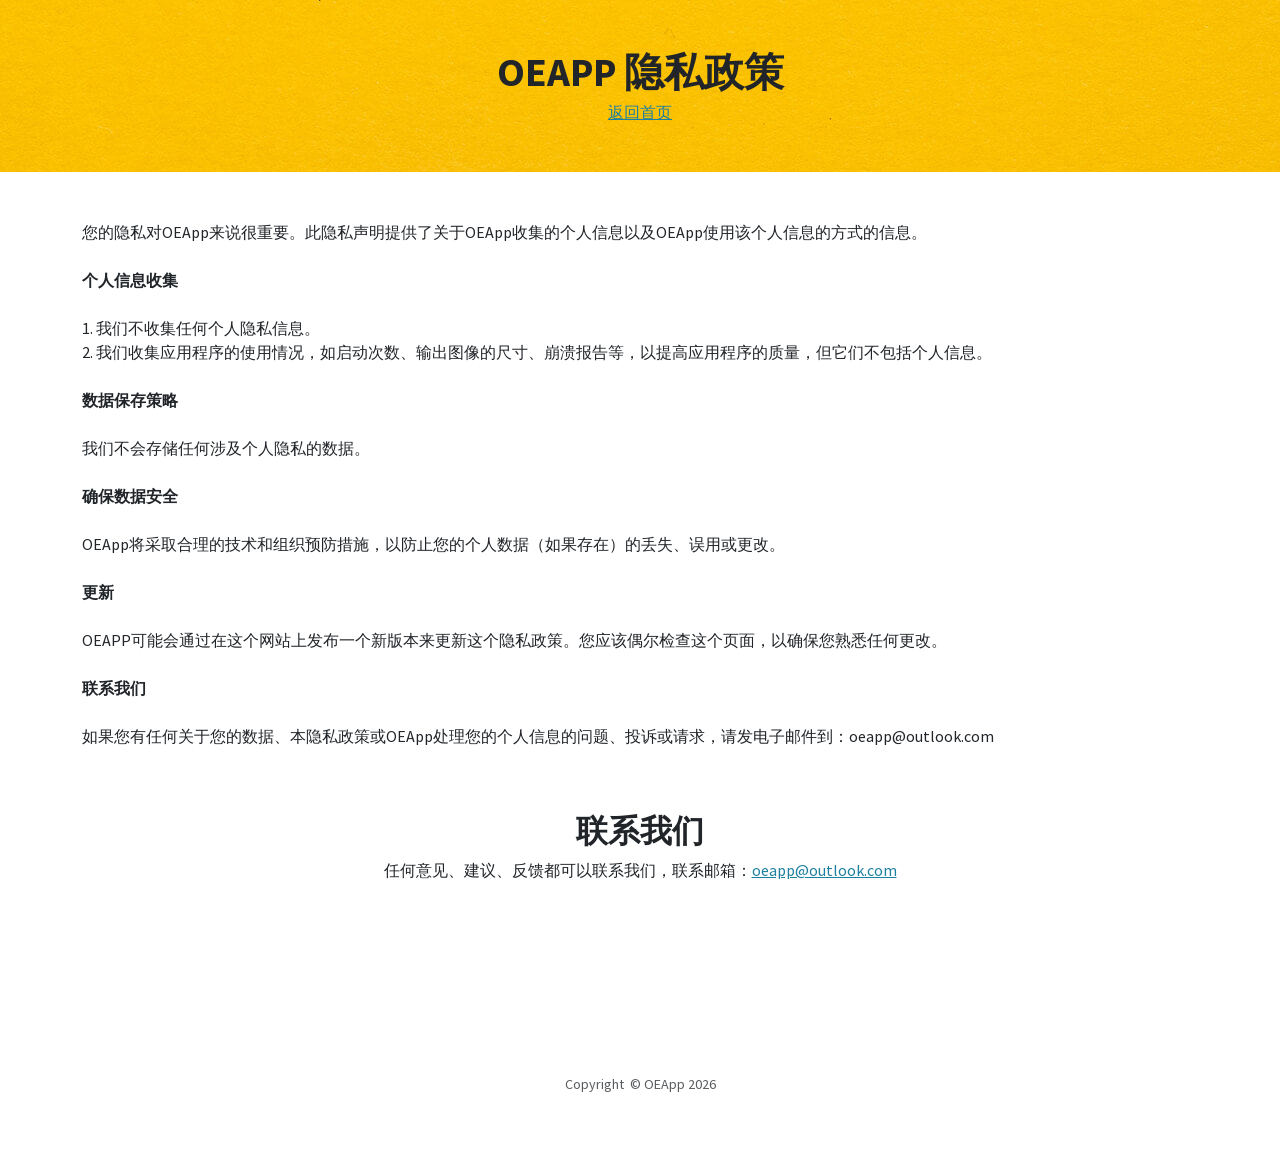
<file: zh-hans/privacy-policy.html>
<!DOCTYPE html><html data-bs-theme="light"><head><meta charset="utf-8"><meta name="viewport" content="width=device-width, initial-scale=1.0, shrink-to-fit=no"><title>隐私政策 - OEApp</title><meta name="description" content="OEApp的软件产品的隐私政策。"><link rel="stylesheet" href="../assets/bootstrap/css/bootstrap.min.css"><link rel="stylesheet" href="../assets/fonts/font-awesome.min.css"><link rel="stylesheet" href="../assets/css/styles.min.css"><link rel="stylesheet" href="../assets/css/extension.min.css"><link rel="stylesheet" href="../assets/css/Pricing-Centered-badges.min.css"><link rel="stylesheet" href="../assets/css/Pricing-Centered-icons.min.css"></head><body><header class="d-flex p-5 mb-5" style="background-image:url('../assets/img/bg-masthead.jpg');"><div class="container my-auto text-center"><h1 class="mb-1">OEAPP&nbsp;隐私政策</h1><a href="index.html">返回首页</a></div></header><section id="privacy-policy"><div class="container"><p>您的隐私对OEApp来说很重要。此隐私声明提供了关于OEApp收集的个人信息以及OEApp使用该个人信息的方式的信息。<br><br><strong>个人信息收集</strong><br><br>1. 我们不收集任何个人隐私信息。<br>2. 我们收集应用程序的使用情况，如启动次数、输出图像的尺寸、崩溃报告等，以提高应用程序的质量，但它们不包括个人信息。<br><br><strong>数据保存策略</strong><br><br>我们不会存储任何涉及个人隐私的数据。<br><br><strong>确保数据安全</strong><br><br>OEApp将采取合理的技术和组织预防措施，以防止您的个人数据（如果存在）的丢失、误用或更改。<br><br><strong>更新</strong><br><br>OEAPP可能会通过在这个网站上发布一个新版本来更新这个隐私政策。您应该偶尔检查这个页面，以确保您熟悉任何更改。<br><br><strong>联系我们</strong><br><br>如果您有任何关于您的数据、本隐私政策或OEApp处理您的个人信息的问题、投诉或请求，请发电子邮件到：oeapp@outlook.com</p></div></section><section class="position-relative py-4 py-xl-5" id="contact"><div class="container position-relative"><div class="row mb-5"><div class="col-md-8 col-xl-6 text-center mx-auto"><h2>联系我们</h2><p>任何意见、建议、反馈都可以联系我们，联系邮箱：<a href="mailto:oeapp@outlook.com">oeapp@outlook.com</a></p></div></div></div></section><footer class="footer text-center"><div class="container"><p class="text-muted mb-0 small">Copyright &nbsp;© OEApp 2026</p></div><a class="js-scroll-trigger scroll-to-top rounded" href="#page-top"><i class="fa fa-angle-up"></i></a></footer><script src="../assets/bootstrap/js/bootstrap.min.js"></script><script src="../assets/js/stylish-portfolio.min.js"></script></body></html>
</file>
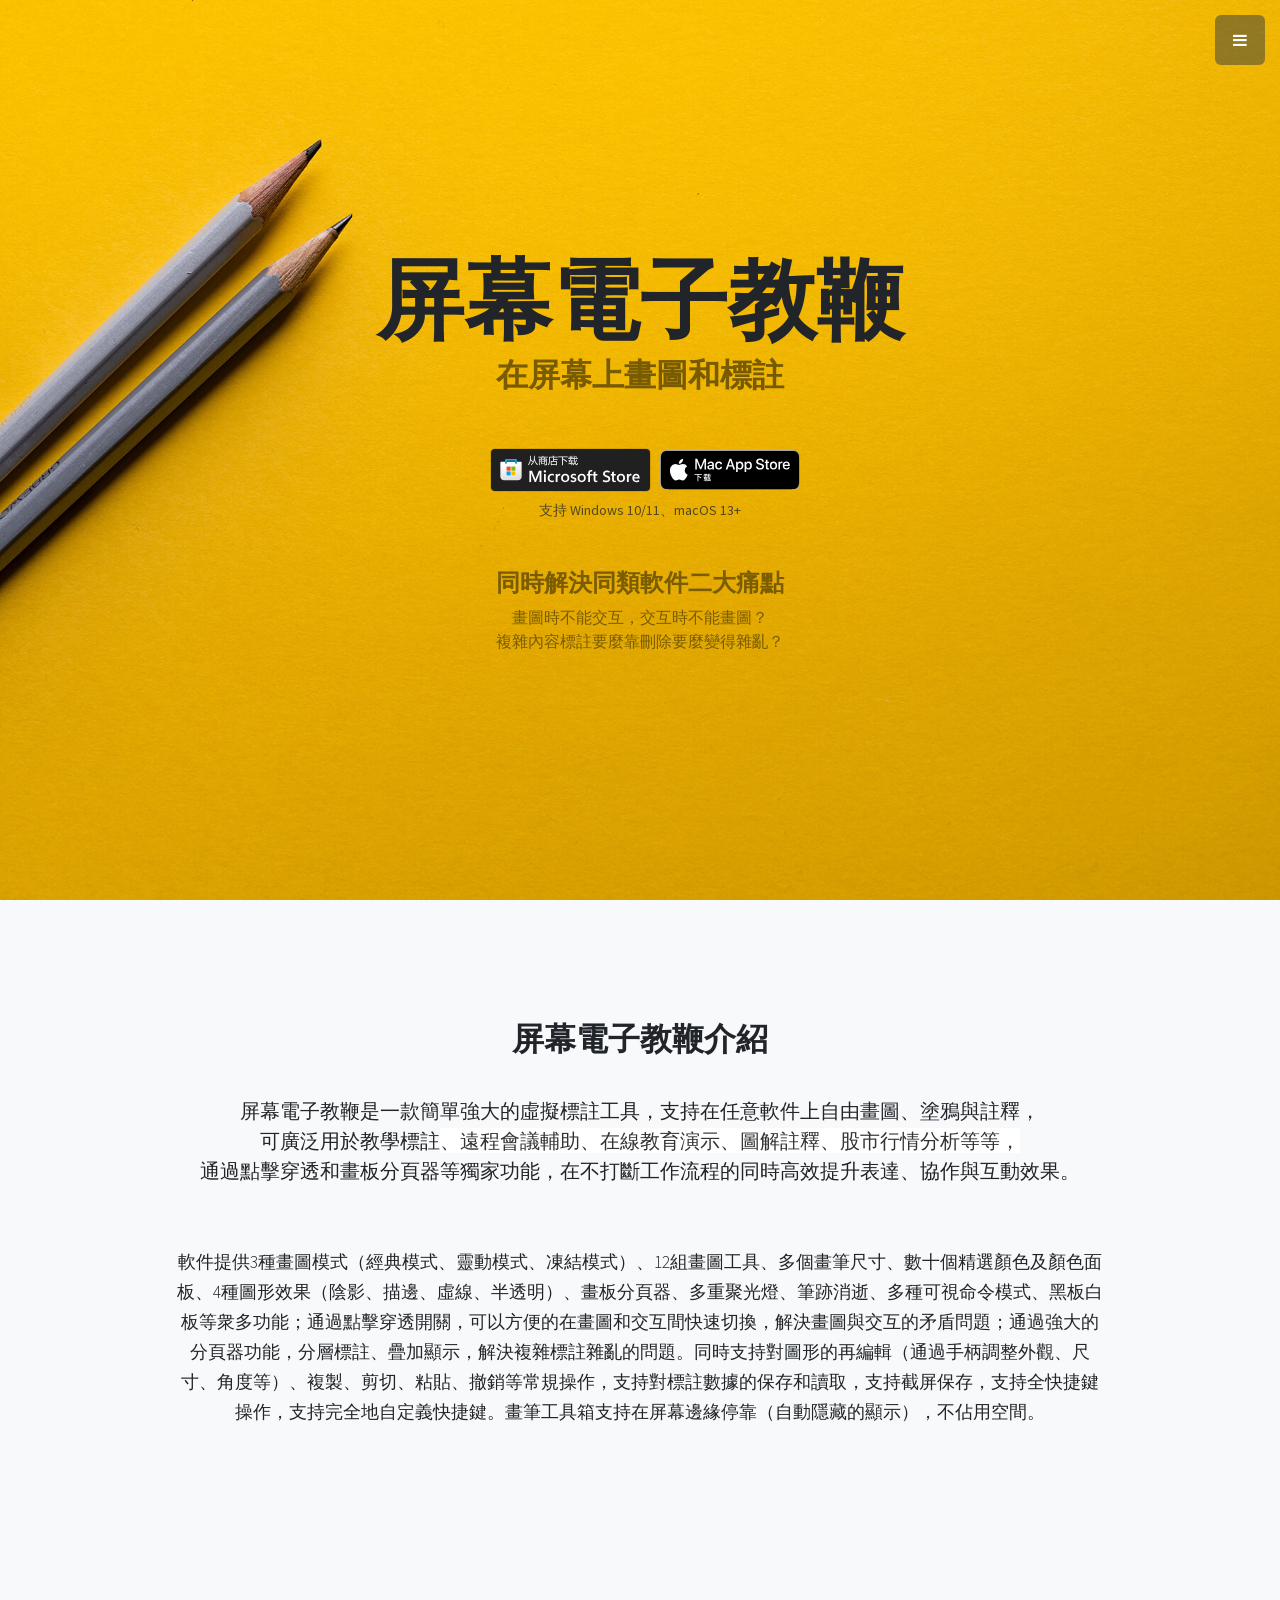
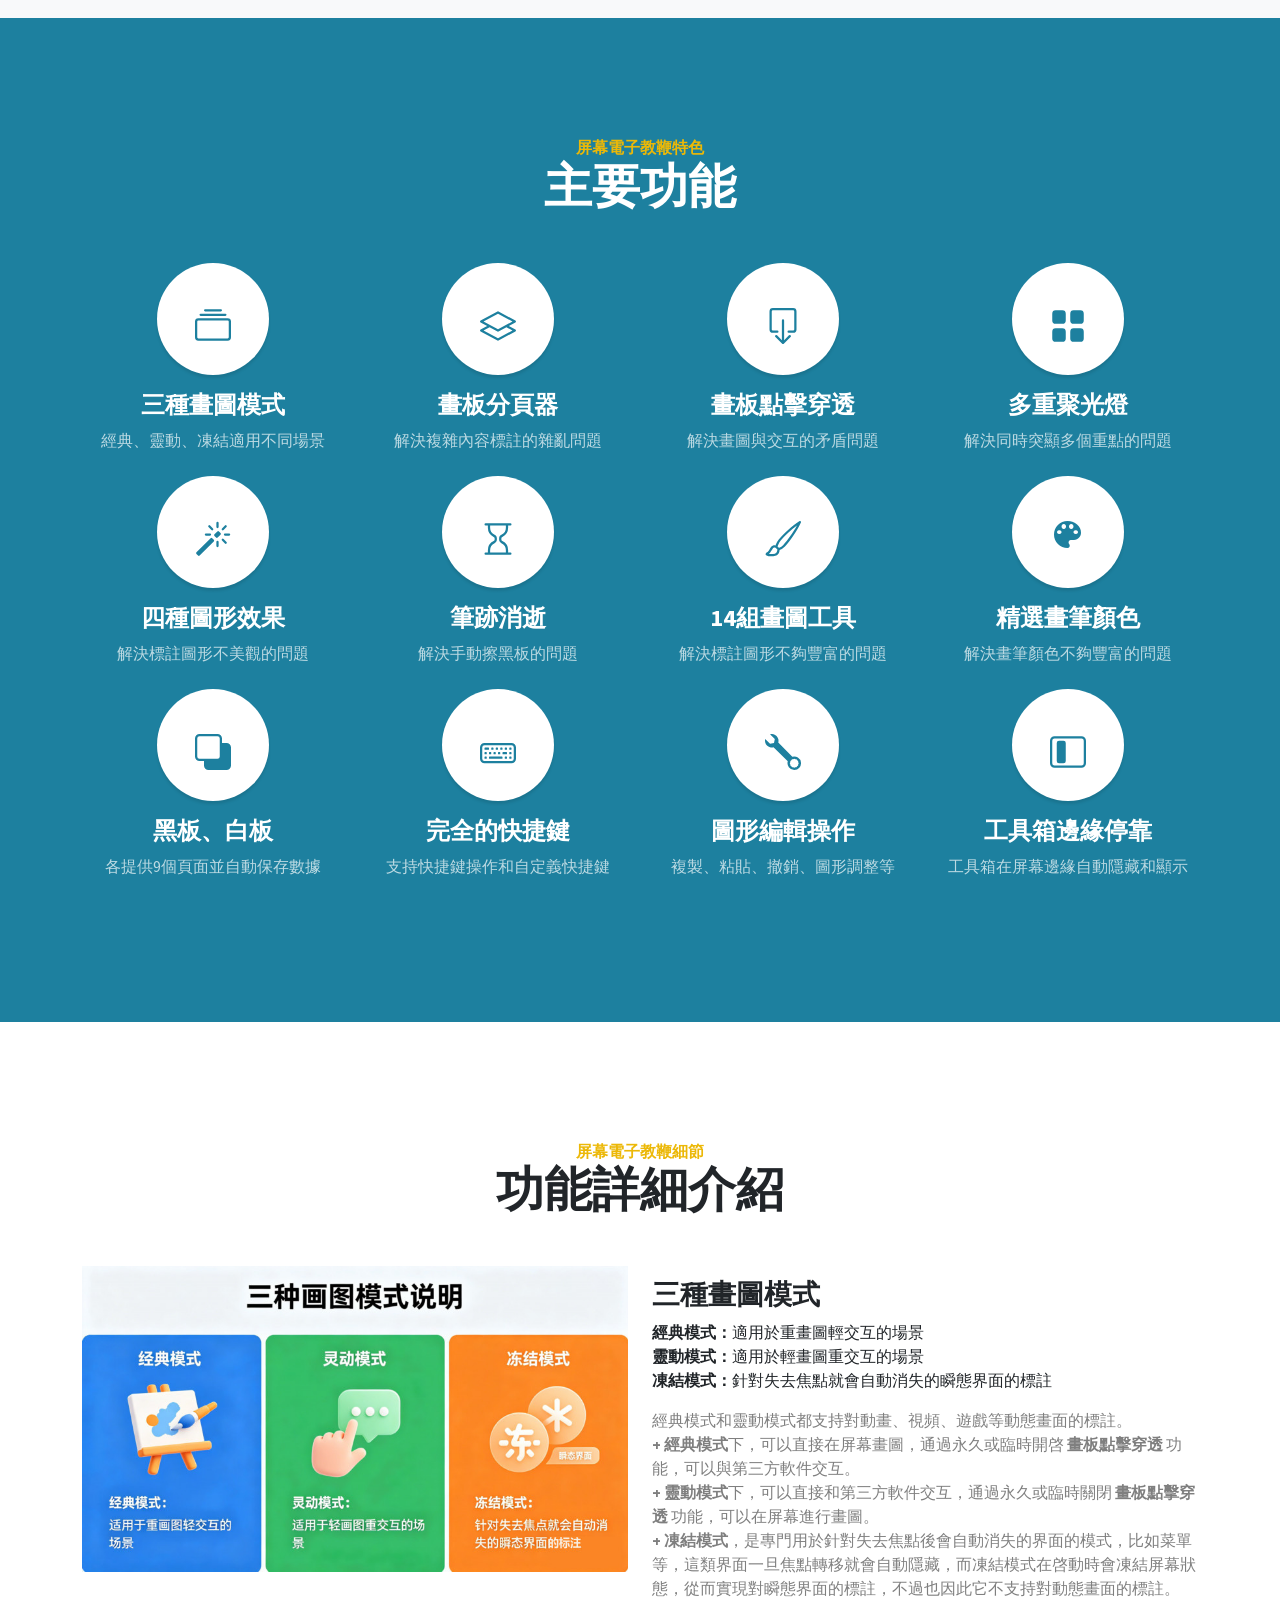
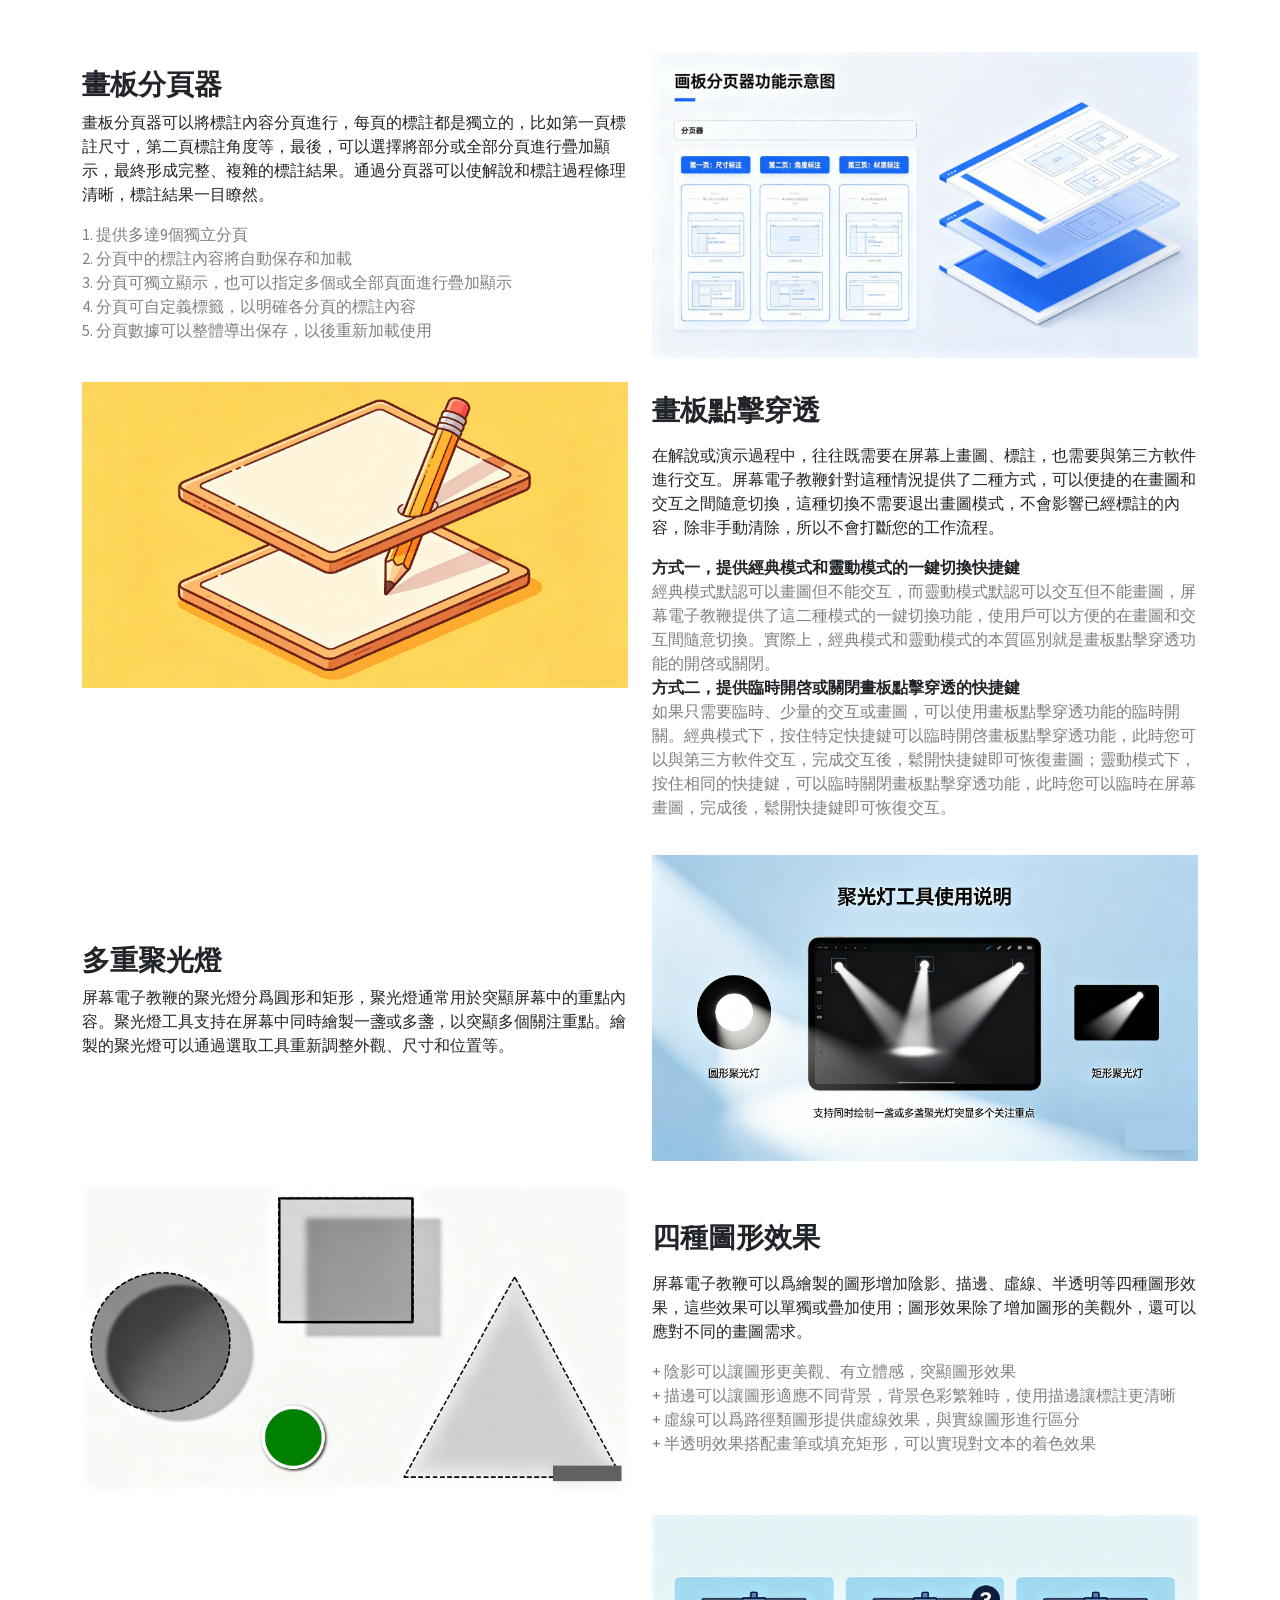
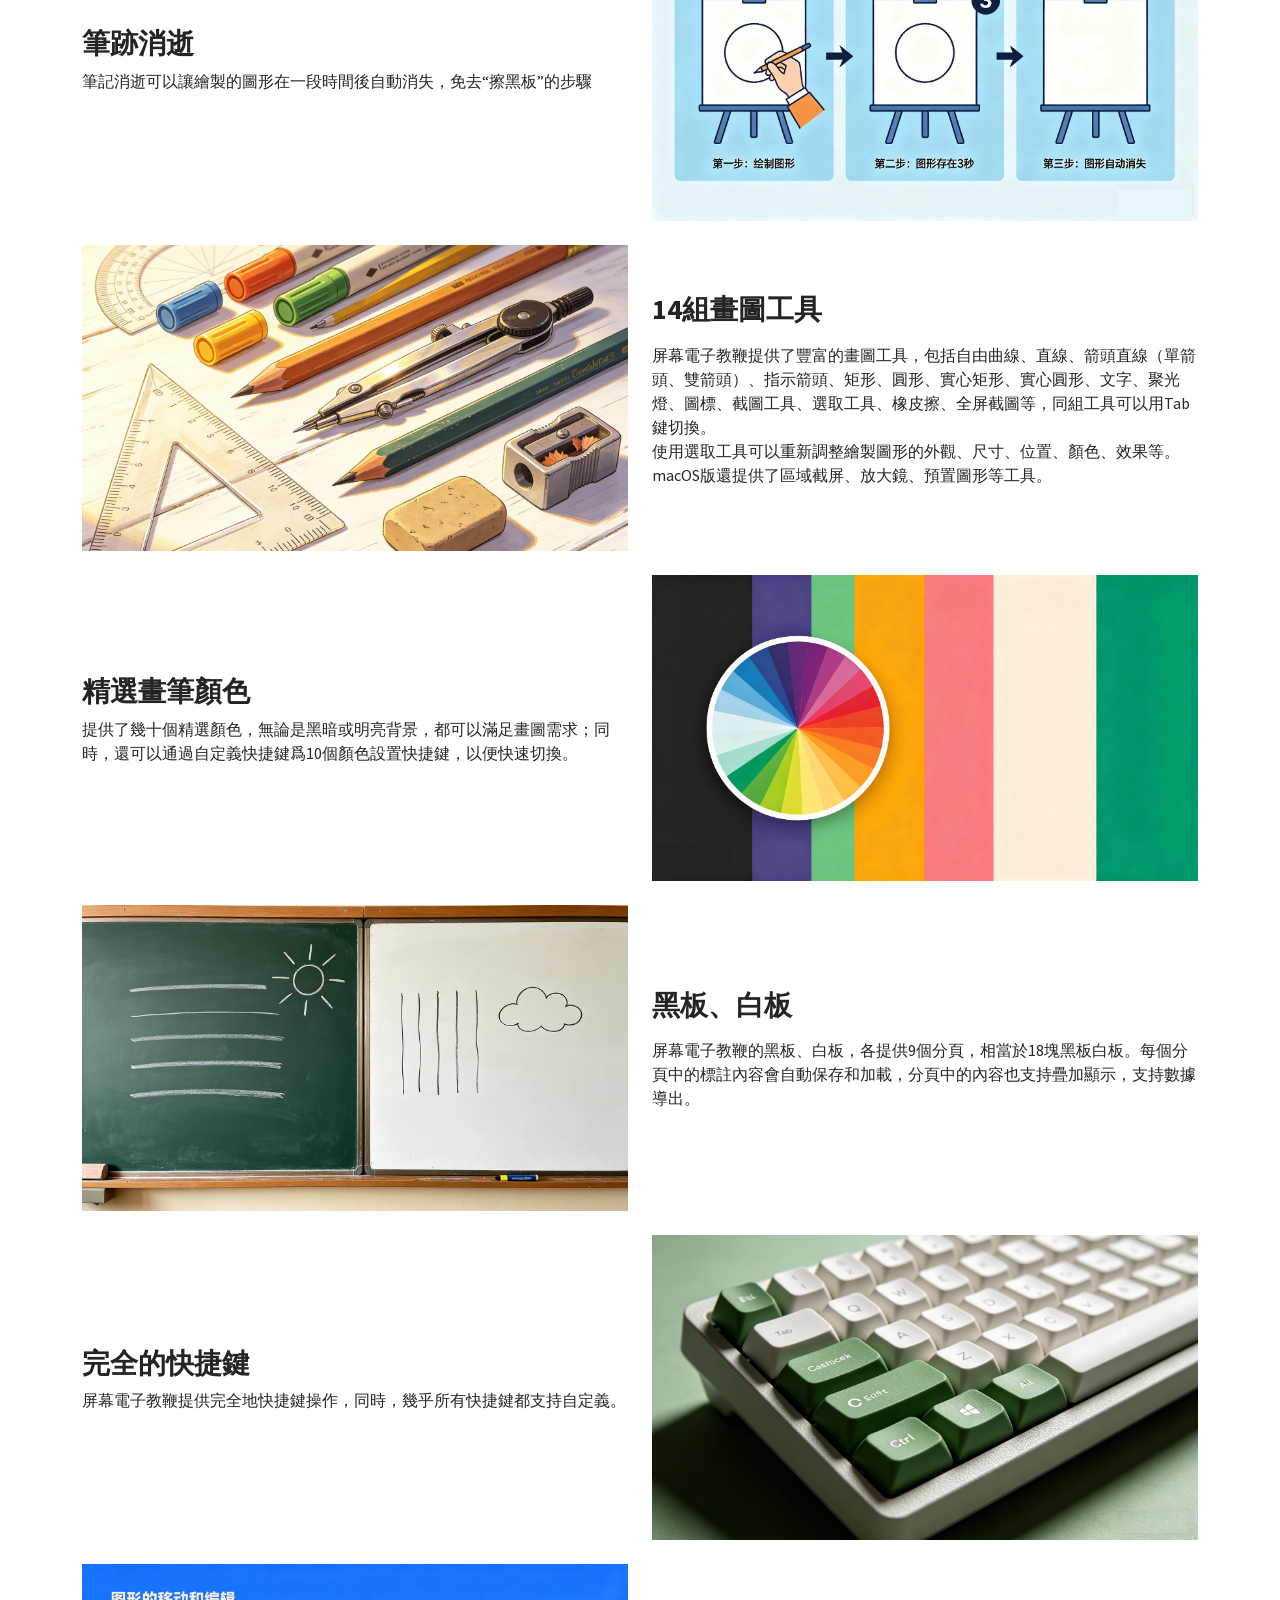
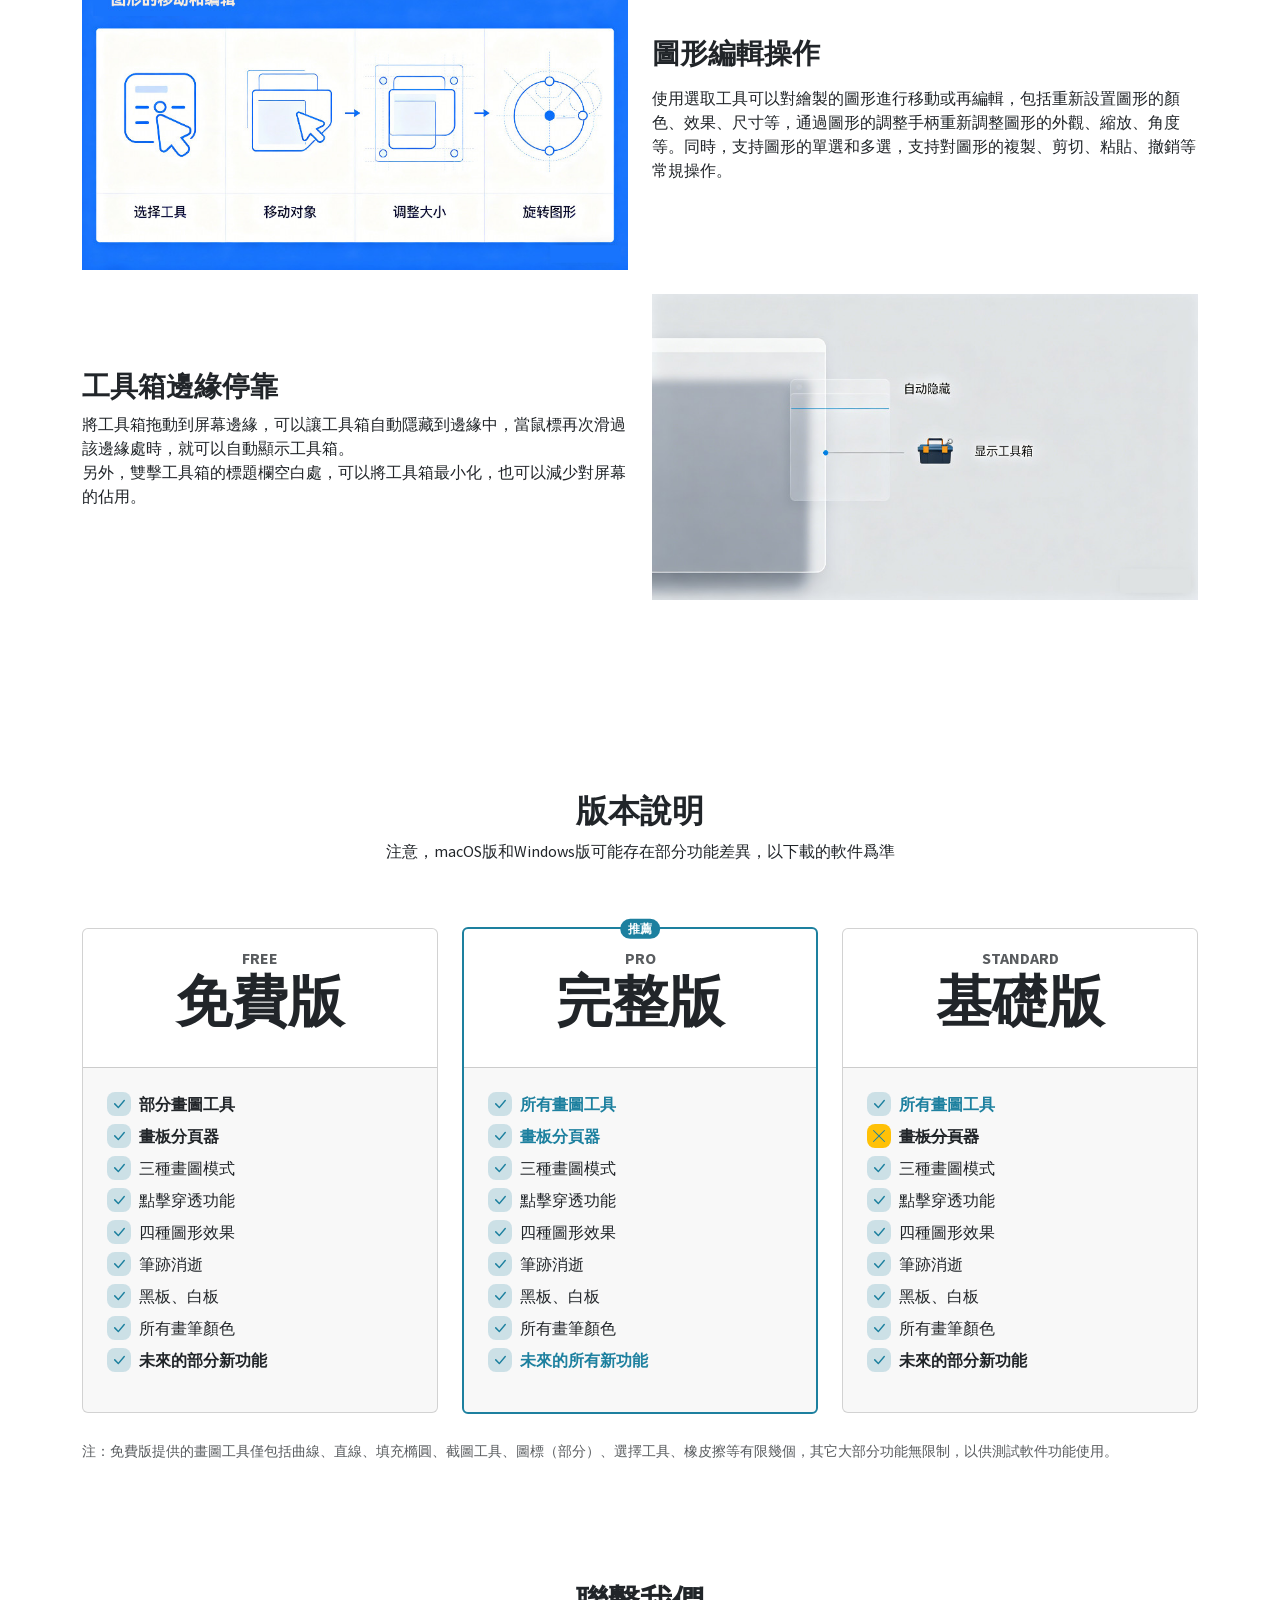
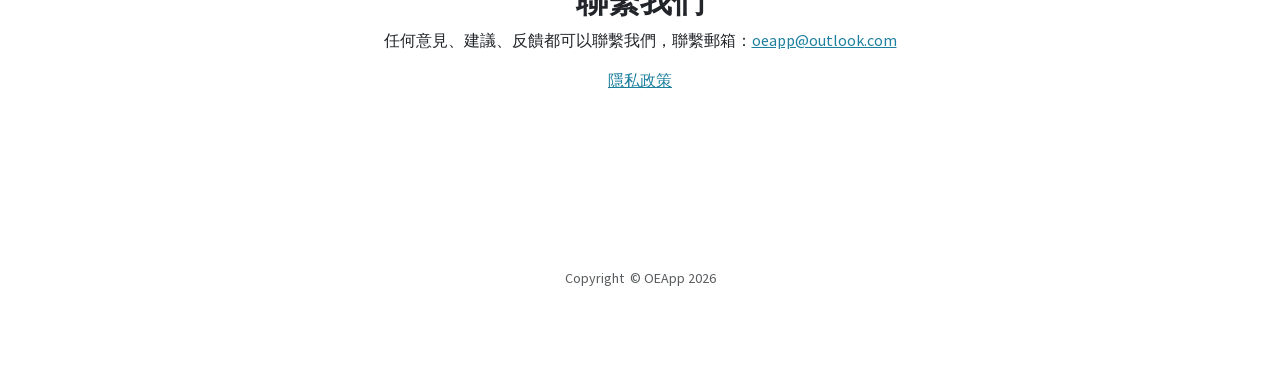
<file: zh-hant/epointer.html>
﻿<!DOCTYPE html><html data-bs-theme="light"><head><meta charset="utf-8"><meta name="viewport" content="width=device-width, initial-scale=1.0, shrink-to-fit=no"><title>屏幕電子教鞭，在屏幕上畫圖和標註 - OEApp</title><meta name="description" content="ePointer屏幕電子教鞭：在任意軟件界面上自由畫圖標註的虛擬教鞭工具。支持教學、會議及股市分析，獨有的點擊穿透與畫板分頁功能，助您流暢演示不打斷工作。"><link rel="stylesheet" href="../assets/bootstrap/css/bootstrap.min.css"><link rel="stylesheet" href="../assets/fonts/font-awesome.min.css"><link rel="stylesheet" href="../assets/fonts/ionicons.min.css"><link rel="stylesheet" href="../assets/css/styles.min.css"><link rel="stylesheet" href="../assets/css/extension.min.css"><link rel="stylesheet" href="../assets/css/Pricing-Centered-badges.min.css"><link rel="stylesheet" href="../assets/css/Pricing-Centered-icons.min.css"></head><body id="page-top"><a class="menu-toggle rounded" href="#"><i class="fa fa-bars"></i></a><nav class="navbar navbar-expand" id="sidebar-wrapper"><div class="container"><button class="navbar-toggler d-none" data-bs-toggle="collapse" data-bs-target="#"></button><div class="collapse navbar-collapse"><ul class="navbar-nav sidebar-nav" id="sidebar-nav"><li class="nav-item sidebar-brand"><a class="nav-link active" href="/">OEApp</a></li><li class="nav-item sidebar-nav-item"><a class="nav-link" href="#page-top">屏幕電子教鞭</a></li><li class="nav-item sidebar-nav-item"><a class="nav-link" href="#introduce">軟件簡介</a></li><li class="nav-item sidebar-nav-item"><a class="nav-link" href="#features">主要功能</a></li><li class="nav-item sidebar-nav-item"><a class="nav-link" href="#details">功能詳解</a></li><li class="nav-item sidebar-nav-item"><a class="nav-link" href="#versions">版本區別</a></li><li class="nav-item sidebar-nav-item"><a class="nav-link" href="#contact">聯繫我們</a></li></ul></div></div></nav><header class="d-flex pt-5 pb-5 masthead" style="background-image:url('../assets/img/bg-masthead.jpg');"><div class="container my-auto text-center"><h1 class="mb-1">屏幕電子教鞭</h1><h2 class="text-black-50">在屏幕上畫圖和標註</h2><h3 class="mb-5"></h3><div><a class="btn btn-sm" href="https://apps.microsoft.com/detail/9NDMS4RC84VM" target="_blank"><img class="img-fluid" width="161" height="44" src="../assets/img/Download_on_the_microsoft_store_badge_zh-cn_dark.svg"></a><a href="https://apps.apple.com/app/id1626223968" target="_blank"><img class="img-fluid" width="140" height="40" src="../assets/img/Download_on_the_Mac_App_Store_Badge_CNSC_RGB_blk_092917.svg"></a></div><small class="form-text">支持 Windows 10/11、macOS 13+</small><h4 style="margin: 48px 0px 8px 0px;color:#7A5C01">同時解決同類軟件二大痛點</h4><span style="color:#7A5C01">畫圖時不能交互，交互時不能畫圖？<br>複雜內容標註要麼靠刪除要麼變得雜亂？</span></div></header><section id="introduce" class="content-section bg-light" style="margin-bottom: 0px;"><div class="container text-center"><div class="row"><div class="col-lg-10 mx-auto"><h2>屏幕電子教鞭介紹</h2><p class="mb-5 lead"><span><br>屏幕電子教鞭是一款簡單強大的虛擬標註工具，支持在任意軟件上自由畫圖、塗鴉與註釋，<br>可廣泛用於教學標註<span style="color: rgb(51, 51, 51); background-color: rgb(255, 255, 255);">、遠程會議輔助、在線教育演示、圖解註釋、股市行情分析等等，</span><br>通過<strong>點擊穿透</strong>和<strong>畫板分頁器</strong>等獨家功能，在不打斷工作流程的同時高效提升表達、協作與互動效果。<br><br></span><small><br>軟件提供3種畫圖模式（經典模式、靈動模式、凍結模式）、12組畫圖工具、多個畫筆尺寸、數十個精選顏色及顏色面板、4種圖形效果（陰影、描邊、虛線、半透明）、畫板分頁器、多重聚光燈、筆跡消逝、多種可視命令模式、黑板白板等衆多功能；通過點擊穿透開關，可以方便的在畫圖和交互間快速切換，解決畫圖與交互的矛盾問題；通過強大的分頁器功能，分層標註、疊加顯示，解決複雜標註雜亂的問題。同時支持對圖形的再編輯（通過手柄調整外觀、尺寸、角度等）、複製、剪切、粘貼、撤銷等常規操作，支持對標註數據的保存和讀取，支持截屏保存，支持全快捷鍵操作，支持完全地自定義快捷鍵。畫筆工具箱支持在屏幕邊緣停靠（自動隱藏的顯示），不佔用空間。</small></p></div></div></div></section><section id="features" class="content-section bg-primary text-white text-center"><div class="container"><div class="content-section-heading"><h3 class="text-secondary mb-0">屏幕電子教鞭特色</h3><h2 class="mb-5">主要功能</h2></div><div class="row"><div class="col-md-6 col-lg-3 mb-5 mb-lg-0"><a href="#modes3"><span class="mb-3 mx-auto service-icon rounded-circle"><svg class="bi bi-collection" xmlns="http://www.w3.org/2000/svg" width="1em" height="1em" fill="currentColor" viewBox="0 0 16 16">
  <path d="M2.5 3.5a.5.5 0 0 1 0-1h11a.5.5 0 0 1 0 1zm2-2a.5.5 0 0 1 0-1h7a.5.5 0 0 1 0 1zM0 13a1.5 1.5 0 0 0 1.5 1.5h13A1.5 1.5 0 0 0 16 13V6a1.5 1.5 0 0 0-1.5-1.5h-13A1.5 1.5 0 0 0 0 6zm1.5.5A.5.5 0 0 1 1 13V6a.5.5 0 0 1 .5-.5h13a.5.5 0 0 1 .5.5v7a.5.5 0 0 1-.5.5z"></path>
</svg></span></a><h4><strong>三種畫圖模式</strong></h4><p class="mb-0 text-faded">經典、靈動、凍結適用不同場景</p></div><div class="col-md-6 col-lg-3 mb-5 mb-lg-0"><a href="#paginator"><span class="mb-3 mx-auto service-icon rounded-circle"><svg class="bi bi-layers" xmlns="http://www.w3.org/2000/svg" width="1em" height="1em" fill="currentColor" viewBox="0 0 16 16">
  <path d="M8.235 1.559a.5.5 0 0 0-.47 0l-7.5 4a.5.5 0 0 0 0 .882L3.188 8 .264 9.559a.5.5 0 0 0 0 .882l7.5 4a.5.5 0 0 0 .47 0l7.5-4a.5.5 0 0 0 0-.882L12.813 8l2.922-1.559a.5.5 0 0 0 0-.882zm3.515 7.008L14.438 10 8 13.433 1.562 10 4.25 8.567l3.515 1.874a.5.5 0 0 0 .47 0zM8 9.433 1.562 6 8 2.567 14.438 6z"></path>
</svg></span></a><h4><strong>畫板分頁器</strong></h4><p class="mb-0 text-faded">解決複雜內容標註的雜亂問題</p></div><div class="col-md-6 col-lg-3 mb-5 mb-lg-0"><a href="#clickthrough"><span class="mb-3 mx-auto service-icon rounded-circle"><svg class="bi bi-box-arrow-down" xmlns="http://www.w3.org/2000/svg" width="1em" height="1em" fill="currentColor" viewBox="0 0 16 16">
  <path fill-rule="evenodd" d="M3.5 10a.5.5 0 0 1-.5-.5v-8a.5.5 0 0 1 .5-.5h9a.5.5 0 0 1 .5.5v8a.5.5 0 0 1-.5.5h-2a.5.5 0 0 0 0 1h2A1.5 1.5 0 0 0 14 9.5v-8A1.5 1.5 0 0 0 12.5 0h-9A1.5 1.5 0 0 0 2 1.5v8A1.5 1.5 0 0 0 3.5 11h2a.5.5 0 0 0 0-1z"></path>
  <path fill-rule="evenodd" d="M7.646 15.854a.5.5 0 0 0 .708 0l3-3a.5.5 0 0 0-.708-.708L8.5 14.293V5.5a.5.5 0 0 0-1 0v8.793l-2.146-2.147a.5.5 0 0 0-.708.708z"></path>
</svg></span></a><h4><strong><strong>畫板點擊穿透</strong><br></strong></h4><p class="mb-0 text-faded"><span>解決畫圖與交互的矛盾問題</span></p></div><div class="col-md-6 col-lg-3 mb-5 mb-lg-0"><a href="#spotlight"><span class="mb-3 mx-auto service-icon rounded-circle"><svg class="bi bi-grid-fill" xmlns="http://www.w3.org/2000/svg" width="1em" height="1em" fill="currentColor" viewBox="0 0 16 16">
  <path d="M1 2.5A1.5 1.5 0 0 1 2.5 1h3A1.5 1.5 0 0 1 7 2.5v3A1.5 1.5 0 0 1 5.5 7h-3A1.5 1.5 0 0 1 1 5.5zm8 0A1.5 1.5 0 0 1 10.5 1h3A1.5 1.5 0 0 1 15 2.5v3A1.5 1.5 0 0 1 13.5 7h-3A1.5 1.5 0 0 1 9 5.5zm-8 8A1.5 1.5 0 0 1 2.5 9h3A1.5 1.5 0 0 1 7 10.5v3A1.5 1.5 0 0 1 5.5 15h-3A1.5 1.5 0 0 1 1 13.5zm8 0A1.5 1.5 0 0 1 10.5 9h3a1.5 1.5 0 0 1 1.5 1.5v3a1.5 1.5 0 0 1-1.5 1.5h-3A1.5 1.5 0 0 1 9 13.5z"></path>
</svg></span></a><h4><strong>多重聚光燈</strong></h4><p class="mb-0 text-faded">解決同時突顯多個重點的問題</p></div></div><div class="row"><div class="col-md-6 col-lg-3 mb-5 mb-lg-0"><a href="#effects"><span class="mb-3 mx-auto service-icon rounded-circle"><svg class="bi bi-magic" xmlns="http://www.w3.org/2000/svg" width="1em" height="1em" fill="currentColor" viewBox="0 0 16 16">
  <path d="M9.5 2.672a.5.5 0 1 0 1 0V.843a.5.5 0 0 0-1 0zm4.5.035A.5.5 0 0 0 13.293 2L12 3.293a.5.5 0 1 0 .707.707zM7.293 4A.5.5 0 1 0 8 3.293L6.707 2A.5.5 0 0 0 6 2.707zm-.621 2.5a.5.5 0 1 0 0-1H4.843a.5.5 0 1 0 0 1zm8.485 0a.5.5 0 1 0 0-1h-1.829a.5.5 0 0 0 0 1zM13.293 10A.5.5 0 1 0 14 9.293L12.707 8a.5.5 0 1 0-.707.707zM9.5 11.157a.5.5 0 0 0 1 0V9.328a.5.5 0 0 0-1 0zm1.854-5.097a.5.5 0 0 0 0-.706l-.708-.708a.5.5 0 0 0-.707 0L8.646 5.94a.5.5 0 0 0 0 .707l.708.708a.5.5 0 0 0 .707 0l1.293-1.293Zm-3 3a.5.5 0 0 0 0-.706l-.708-.708a.5.5 0 0 0-.707 0L.646 13.94a.5.5 0 0 0 0 .707l.708.708a.5.5 0 0 0 .707 0z"></path>
</svg></span></a><h4><strong>四種圖形效果</strong></h4><p class="mb-0 text-faded">解決標註圖形不美觀的問題</p></div><div class="col-md-6 col-lg-3 mb-5 mb-lg-0"><a href="#inkfade"><span class="mb-3 mx-auto service-icon rounded-circle"><svg class="bi bi-hourglass" xmlns="http://www.w3.org/2000/svg" width="1em" height="1em" fill="currentColor" viewBox="0 0 16 16">
  <path d="M2 1.5a.5.5 0 0 1 .5-.5h11a.5.5 0 0 1 0 1h-1v1a4.5 4.5 0 0 1-2.557 4.06c-.29.139-.443.377-.443.59v.7c0 .213.154.451.443.59A4.5 4.5 0 0 1 12.5 13v1h1a.5.5 0 0 1 0 1h-11a.5.5 0 1 1 0-1h1v-1a4.5 4.5 0 0 1 2.557-4.06c.29-.139.443-.377.443-.59v-.7c0-.213-.154-.451-.443-.59A4.5 4.5 0 0 1 3.5 3V2h-1a.5.5 0 0 1-.5-.5m2.5.5v1a3.5 3.5 0 0 0 1.989 3.158c.533.256 1.011.791 1.011 1.491v.702c0 .7-.478 1.235-1.011 1.491A3.5 3.5 0 0 0 4.5 13v1h7v-1a3.5 3.5 0 0 0-1.989-3.158C8.978 9.586 8.5 9.052 8.5 8.351v-.702c0-.7.478-1.235 1.011-1.491A3.5 3.5 0 0 0 11.5 3V2z"></path>
</svg></span></a><h4><strong>筆跡消逝</strong></h4><p class="mb-0 text-faded">解決手動擦黑板的問題</p></div><div class="col-md-6 col-lg-3 mb-5 mb-lg-0"><a href="#drawingtools"><span class="mb-3 mx-auto service-icon rounded-circle"><svg class="bi bi-brush" xmlns="http://www.w3.org/2000/svg" width="1em" height="1em" fill="currentColor" viewBox="0 0 16 16">
  <path d="M15.825.12a.5.5 0 0 1 .132.584c-1.53 3.43-4.743 8.17-7.095 10.64a6.1 6.1 0 0 1-2.373 1.534c-.018.227-.06.538-.16.868-.201.659-.667 1.479-1.708 1.74a8.1 8.1 0 0 1-3.078.132 4 4 0 0 1-.562-.135 1.4 1.4 0 0 1-.466-.247.7.7 0 0 1-.204-.288.62.62 0 0 1 .004-.443c.095-.245.316-.38.461-.452.394-.197.625-.453.867-.826.095-.144.184-.297.287-.472l.117-.198c.151-.255.326-.54.546-.848.528-.739 1.201-.925 1.746-.896q.19.012.348.048c.062-.172.142-.38.238-.608.261-.619.658-1.419 1.187-2.069 2.176-2.67 6.18-6.206 9.117-8.104a.5.5 0 0 1 .596.04M4.705 11.912a1.2 1.2 0 0 0-.419-.1c-.246-.013-.573.05-.879.479-.197.275-.355.532-.5.777l-.105.177c-.106.181-.213.362-.32.528a3.4 3.4 0 0 1-.76.861c.69.112 1.736.111 2.657-.12.559-.139.843-.569.993-1.06a3 3 0 0 0 .126-.75zm1.44.026c.12-.04.277-.1.458-.183a5.1 5.1 0 0 0 1.535-1.1c1.9-1.996 4.412-5.57 6.052-8.631-2.59 1.927-5.566 4.66-7.302 6.792-.442.543-.795 1.243-1.042 1.826-.121.288-.214.54-.275.72v.001l.575.575zm-4.973 3.04.007-.005zm3.582-3.043.002.001h-.002z"></path>
</svg></span></a><h4><strong>14組畫圖工具</strong></h4><p class="mb-0 text-faded"><span>解決標註圖形不夠豐富的問題</span></p></div><div class="col-md-6 col-lg-3 mb-5 mb-lg-0"><a href="#colors"><span class="mb-3 mx-auto service-icon rounded-circle"><i class="icon ion-android-color-palette"></i></span></a><h4><strong>精選畫筆顏色</strong></h4><p class="mb-0 text-faded">解決畫筆顏色不夠豐富的問題</p></div></div><div class="row"><div class="col-md-6 col-lg-3 mb-5 mb-lg-0"><a href="#bwboard"><span class="mb-3 mx-auto service-icon rounded-circle"><svg class="bi bi-back" xmlns="http://www.w3.org/2000/svg" width="1em" height="1em" fill="currentColor" viewBox="0 0 16 16">
  <path d="M0 2a2 2 0 0 1 2-2h8a2 2 0 0 1 2 2v2h2a2 2 0 0 1 2 2v8a2 2 0 0 1-2 2H6a2 2 0 0 1-2-2v-2H2a2 2 0 0 1-2-2zm2-1a1 1 0 0 0-1 1v8a1 1 0 0 0 1 1h8a1 1 0 0 0 1-1V2a1 1 0 0 0-1-1z"></path>
</svg></span></a><h4><strong>黑板、白板</strong></h4><p class="mb-0 text-faded">各提供9個頁面並自動保存數據</p></div><div class="col-md-6 col-lg-3 mb-5 mb-lg-0"><a href="#shortcuts"><span class="mb-3 mx-auto service-icon rounded-circle"><svg class="bi bi-keyboard" xmlns="http://www.w3.org/2000/svg" width="1em" height="1em" fill="currentColor" viewBox="0 0 16 16">
  <path d="M14 5a1 1 0 0 1 1 1v5a1 1 0 0 1-1 1H2a1 1 0 0 1-1-1V6a1 1 0 0 1 1-1zM2 4a2 2 0 0 0-2 2v5a2 2 0 0 0 2 2h12a2 2 0 0 0 2-2V6a2 2 0 0 0-2-2z"></path>
  <path d="M13 10.25a.25.25 0 0 1 .25-.25h.5a.25.25 0 0 1 .25.25v.5a.25.25 0 0 1-.25.25h-.5a.25.25 0 0 1-.25-.25zm0-2a.25.25 0 0 1 .25-.25h.5a.25.25 0 0 1 .25.25v.5a.25.25 0 0 1-.25.25h-.5a.25.25 0 0 1-.25-.25zm-5 0A.25.25 0 0 1 8.25 8h.5a.25.25 0 0 1 .25.25v.5a.25.25 0 0 1-.25.25h-.5A.25.25 0 0 1 8 8.75zm2 0a.25.25 0 0 1 .25-.25h1.5a.25.25 0 0 1 .25.25v.5a.25.25 0 0 1-.25.25h-1.5a.25.25 0 0 1-.25-.25zm1 2a.25.25 0 0 1 .25-.25h.5a.25.25 0 0 1 .25.25v.5a.25.25 0 0 1-.25.25h-.5a.25.25 0 0 1-.25-.25zm-5-2A.25.25 0 0 1 6.25 8h.5a.25.25 0 0 1 .25.25v.5a.25.25 0 0 1-.25.25h-.5A.25.25 0 0 1 6 8.75zm-2 0A.25.25 0 0 1 4.25 8h.5a.25.25 0 0 1 .25.25v.5a.25.25 0 0 1-.25.25h-.5A.25.25 0 0 1 4 8.75zm-2 0A.25.25 0 0 1 2.25 8h.5a.25.25 0 0 1 .25.25v.5a.25.25 0 0 1-.25.25h-.5A.25.25 0 0 1 2 8.75zm11-2a.25.25 0 0 1 .25-.25h.5a.25.25 0 0 1 .25.25v.5a.25.25 0 0 1-.25.25h-.5a.25.25 0 0 1-.25-.25zm-2 0a.25.25 0 0 1 .25-.25h.5a.25.25 0 0 1 .25.25v.5a.25.25 0 0 1-.25.25h-.5a.25.25 0 0 1-.25-.25zm-2 0A.25.25 0 0 1 9.25 6h.5a.25.25 0 0 1 .25.25v.5a.25.25 0 0 1-.25.25h-.5A.25.25 0 0 1 9 6.75zm-2 0A.25.25 0 0 1 7.25 6h.5a.25.25 0 0 1 .25.25v.5a.25.25 0 0 1-.25.25h-.5A.25.25 0 0 1 7 6.75zm-2 0A.25.25 0 0 1 5.25 6h.5a.25.25 0 0 1 .25.25v.5a.25.25 0 0 1-.25.25h-.5A.25.25 0 0 1 5 6.75zm-3 0A.25.25 0 0 1 2.25 6h1.5a.25.25 0 0 1 .25.25v.5a.25.25 0 0 1-.25.25h-1.5A.25.25 0 0 1 2 6.75zm0 4a.25.25 0 0 1 .25-.25h.5a.25.25 0 0 1 .25.25v.5a.25.25 0 0 1-.25.25h-.5a.25.25 0 0 1-.25-.25zm2 0a.25.25 0 0 1 .25-.25h5.5a.25.25 0 0 1 .25.25v.5a.25.25 0 0 1-.25.25h-5.5a.25.25 0 0 1-.25-.25z"></path>
</svg></span></a><h4><strong>完全的快捷鍵</strong></h4><p class="mb-0 text-faded">支持快捷鍵操作和自定義快捷鍵</p></div><div class="col-md-6 col-lg-3 mb-5 mb-lg-0"><a href="#edits"><span class="mb-3 mx-auto service-icon rounded-circle"><svg class="bi bi-wrench" xmlns="http://www.w3.org/2000/svg" width="1em" height="1em" fill="currentColor" viewBox="0 0 16 16">
  <path d="M.102 2.223A3.004 3.004 0 0 0 3.78 5.897l6.341 6.252A3.003 3.003 0 0 0 13 16a3 3 0 1 0-.851-5.878L5.897 3.781A3.004 3.004 0 0 0 2.223.1l2.141 2.142L4 4l-1.757.364zm13.37 9.019.528.026.287.445.445.287.026.529L15 13l-.242.471-.026.529-.445.287-.287.445-.529.026L13 15l-.471-.242-.529-.026-.287-.445-.445-.287-.026-.529L11 13l.242-.471.026-.529.445-.287.287-.445.529-.026L13 11z"></path>
</svg></span></a><h4><strong>圖形編輯操作</strong></h4><p class="mb-0 text-faded"><span>複製、粘貼、撤銷、圖形調整等</span><span></span></p></div><div class="col-md-6 col-lg-3 mb-5 mb-lg-0"><a href="#edgehide"><span class="mb-3 mx-auto service-icon rounded-circle"><svg class="bi bi-layout-sidebar-inset" xmlns="http://www.w3.org/2000/svg" width="1em" height="1em" fill="currentColor" viewBox="0 0 16 16">
  <path d="M14 2a1 1 0 0 1 1 1v10a1 1 0 0 1-1 1H2a1 1 0 0 1-1-1V3a1 1 0 0 1 1-1zM2 1a2 2 0 0 0-2 2v10a2 2 0 0 0 2 2h12a2 2 0 0 0 2-2V3a2 2 0 0 0-2-2z"></path>
  <path d="M3 4a1 1 0 0 1 1-1h2a1 1 0 0 1 1 1v8a1 1 0 0 1-1 1H4a1 1 0 0 1-1-1z"></path>
</svg></span></a><h4><strong>工具箱邊緣停靠</strong></h4><p class="mb-0 text-faded">工具箱在屏幕邊緣自動隱藏和顯示</p></div></div></div></section><section id="details" class="content-section"><div class="container"><div class="content-section-heading text-center"><h3 class="text-secondary mb-0">屏幕電子教鞭細節</h3><h2 class="mb-5">功能詳細介紹</h2></div><div class="row g-0" id="modes3"><div class="col-lg-6"><img class="img-fluid" src="../assets/img/epointer_3modes.jpg"></div><div class="col-lg-6"><div class="row h-100 d-flex align-items-center"><div class="col align-self-center"><div><h3>三種畫圖模式</h3><div><strong>經典模式：</strong><span>適用於重畫圖輕交互的場景</span></div><div><strong>靈動模式：</strong><span>適用於輕畫圖重交互的場景</span></div><div><strong>凍結模式：</strong><span>針對失去焦點就會自動消失的瞬態界面的標註</span></div><p class="text-black-50 my-3">經典模式和靈動模式都支持對動畫、視頻、遊戲等動態畫面的標註。<br><strong>+ 經典模式</strong>下，可以直接在屏幕畫圖，通過永久或臨時開啓&nbsp;<strong>畫板點擊穿透</strong> 功能，可以與第三方軟件交互。<br><strong>+&nbsp;靈動模式</strong>下，可以直接和第三方軟件交互，通過永久或臨時關閉&nbsp;<strong>畫板點擊穿透</strong>&nbsp;功能，可以在屏幕進行畫圖。<br><strong>+ 凍結模式</strong>，是專門用於針對失去焦點後會自動消失的界面的模式，比如菜單等，這類界面一旦焦點轉移就會自動隱藏，而凍結模式在啓動時會凍結屏幕狀態，從而實現對瞬態界面的標註，不過也因此它不支持對動態畫面的標註。</p></div></div></div></div></div><div class="row g-0" id="paginator"><div class="col-lg-6"><div class="row h-100 d-flex align-items-center"><div class="col align-self-center"><div><h3>畫板分頁器</h3><p>畫板分頁器可以將標註內容分頁進行，每頁的標註都是獨立的，比如第一頁標註尺寸，第二頁標註角度等，最後，可以選擇將部分或全部分頁進行疊加顯示，最終形成完整、複雜的標註結果。通過分頁器可以使解說和標註過程條理清晰，標註結果一目瞭然。</p><div><span class="text-black-50">1. 提供多達9個獨立分頁<br>2.&nbsp;分頁中的標註內容將自動保存和加載<br>3.&nbsp;分頁可獨立顯示，也可以指定多個或全部頁面進行疊加顯示<br>4.&nbsp;分頁可自定義標籤，以明確各分頁的標註內容<br>5.&nbsp;分頁數據可以整體導出保存，以後重新加載使用</span></div></div></div></div></div><div class="col-lg-6"><img class="img-fluid" src="../assets/img/epointer_paginator.jpg"></div></div><div class="row g-0" id="clickthrough"><div class="col-lg-6"><img class="img-fluid" src="../assets/img/epointer_clickthrough.jpg"></div><div class="col-lg-6"><div class="row h-100 d-flex align-items-center"><div class="col align-self-center"><div><h3>畫板點擊穿透</h3><p class="my-3">在解說或演示過程中，往往既需要在屏幕上畫圖、標註，也需要與第三方軟件進行交互。屏幕電子教鞭針對這種情況提供了二種方式，可以便捷的在畫圖和交互之間隨意切換，這種切換不需要退出畫圖模式，不會影響已經標註的內容，除非手動清除，所以不會打斷您的工作流程。</p><div><strong>方式一，提供經典模式和靈動模式的一鍵切換快捷鍵</strong><span class="text-black-50"><br>經典模式默認可以畫圖但不能交互，而靈動模式默認可以交互但不能畫圖，屏幕電子教鞭提供了這二種模式的一鍵切換功能，使用戶可以方便的在畫圖和交互間隨意切換。實際上，經典模式和靈動模式的本質區別就是畫板點擊穿透功能的開啓或關閉。</span></div><div><strong>方式二，提供臨時開啓或關閉畫板點擊穿透的快捷鍵</strong><span class="text-black-50"><br>如果只需要臨時、少量的交互或畫圖，可以使用畫板點擊穿透功能的臨時開關。經典模式下，按住特定快捷鍵可以臨時開啓畫板點擊穿透功能，此時您可以與第三方軟件交互，完成交互後，鬆開快捷鍵即可恢復畫圖；靈動模式下，按住相同的快捷鍵，可以臨時關閉畫板點擊穿透功能，此時您可以臨時在屏幕畫圖，完成後，鬆開快捷鍵即可恢復交互。</span></div></div></div></div></div></div><div class="row g-0" id="spotlight"><div class="col-lg-6"><div class="row h-100 d-flex align-items-center"><div class="col align-self-center"><div><h3>多重聚光燈</h3><p>屏幕電子教鞭的聚光燈分爲圓形和矩形，聚光燈通常用於突顯屏幕中的重點內容。聚光燈工具支持在屏幕中同時繪製一盞或多盞，以突顯多個關注重點。繪製的聚光燈可以通過選取工具重新調整外觀、尺寸和位置等。</p><div></div></div></div></div></div><div class="col-lg-6"><img class="img-fluid" src="../assets/img/epointer_spotlight.jpg"></div></div><div class="row g-0" id="effects"><div class="col-lg-6"><img class="img-fluid" src="../assets/img/epointer_effects.jpg"></div><div class="col-lg-6"><div class="row h-100 d-flex align-items-center"><div class="col align-self-center"><div><h3>四種圖形效果</h3><p class="my-3">屏幕電子教鞭可以爲繪製的圖形增加陰影、描邊、虛線、半透明等四種圖形效果，這些效果可以單獨或疊加使用；圖形效果除了增加圖形的美觀外，還可以應對不同的畫圖需求。</p><div><span class="text-black-50">+&nbsp;陰影可以讓圖形更美觀、有立體感，突顯圖形效果<br>+&nbsp;描邊可以讓圖形適應不同背景，背景色彩繁雜時，使用描邊讓標註更清晰<br>+ 虛線可以爲路徑類圖形提供虛線效果，與實線圖形進行區分<br>+ 半透明效果搭配畫筆或填充矩形，可以實現對文本的着色效果</span></div></div></div></div></div></div><div class="row g-0" id="inkfade"><div class="col-lg-6"><div class="row h-100 d-flex align-items-center"><div class="col align-self-center"><div><h3>筆跡消逝</h3><p>筆記消逝可以讓繪製的圖形在一段時間後自動消失，免去“擦黑板”的步驟</p><div></div></div></div></div></div><div class="col-lg-6"><img class="img-fluid" src="../assets/img/epointer_inkfade.jpg"></div></div><div class="row g-0" id="drawingtools"><div class="col-lg-6"><img class="img-fluid" src="../assets/img/epointer_drawtools.jpg"></div><div class="col-lg-6"><div class="row h-100 d-flex align-items-center"><div class="col align-self-center"><div><h3>14組畫圖工具</h3><p class="my-3">屏幕電子教鞭提供了豐富的畫圖工具，包括自由曲線、直線、箭頭直線（單箭頭、雙箭頭）、指示箭頭、矩形、圓形、實心矩形、實心圓形、文字、聚光燈、圖標、截圖工具、選取工具、橡皮擦、全屏截圖等，同組工具可以用Tab鍵切換。<br>使用選取工具可以重新調整繪製圖形的外觀、尺寸、位置、顏色、效果等。<br>macOS版還提供了區域截屏、放大鏡、預置圖形等工具。</p></div></div></div></div></div><div class="row g-0" id="colors"><div class="col-lg-6"><div class="row h-100 d-flex align-items-center"><div class="col align-self-center"><div><h3>精選畫筆顏色</h3><p>提供了幾十個精選顏色，無論是黑暗或明亮背景，都可以滿足畫圖需求；同時，還可以通過自定義快捷鍵爲10個顏色設置快捷鍵，以便快速切換。</p><div></div></div></div></div></div><div class="col-lg-6"><img class="img-fluid" src="../assets/img/epointer_colors.jpg"></div></div><div class="row g-0" id="bwboard"><div class="col-lg-6"><img class="img-fluid" src="../assets/img/epointer_boards.jpg"></div><div class="col-lg-6"><div class="row h-100 d-flex align-items-center"><div class="col align-self-center"><div><h3>黑板、白板</h3><p class="my-3">屏幕電子教鞭的黑板、白板，各提供9個分頁，相當於18塊黑板白板。每個分頁中的標註內容會自動保存和加載，分頁中的內容也支持疊加顯示，支持數據導出。</p></div></div></div></div></div><div class="row g-0" id="shortcuts"><div class="col-lg-6"><div class="row h-100 d-flex align-items-center"><div class="col align-self-center"><div><h3>完全的快捷鍵</h3><p>屏幕電子教鞭提供完全地快捷鍵操作，同時，幾乎所有快捷鍵都支持自定義。</p><div></div></div></div></div></div><div class="col-lg-6"><img class="img-fluid" src="../assets/img/epointer_shortcuts.jpg"></div></div><div class="row g-0" id="edits"><div class="col-lg-6"><img class="img-fluid" src="../assets/img/epointer_edits.jpg"></div><div class="col-lg-6"><div class="row h-100 d-flex align-items-center"><div class="col align-self-center"><div><h3>圖形編輯操作</h3><p class="my-3">使用選取工具可以對繪製的圖形進行移動或再編輯，包括重新設置圖形的顏色、效果、尺寸等，通過圖形的調整手柄重新調整圖形的外觀、縮放、角度等。同時，支持圖形的單選和多選，支持對圖形的複製、剪切、粘貼、撤銷等常規操作。</p></div></div></div></div></div><div class="row g-0" id="edgehide"><div class="col-lg-6"><div class="row h-100 d-flex align-items-center"><div class="col align-self-center"><div><h3>工具箱邊緣停靠</h3><p>將工具箱拖動到屏幕邊緣，可以讓工具箱自動隱藏到邊緣中，當鼠標再次滑過該邊緣處時，就可以自動顯示工具箱。<br>另外，雙擊工具箱的標題欄空白處，可以將工具箱最小化，也可以減少對屏幕的佔用。</p><div></div></div></div></div></div><div class="col-lg-6"><img class="img-fluid" src="../assets/img/epointer_edgedock.jpg"></div></div></div></section><section id="versions"><div class="container py-4 py-xl-5"><div class="row mb-5"><div class="col-md-8 col-xl-6 text-center mx-auto"><h2>版本說明</h2><p>注意，macOS版和Windows版可能存在部分功能差異，以下載的軟件爲準</p></div></div><div class="row gy-4 gy-xl-0 row-cols-1 row-cols-md-2 row-cols-xl-3 d-xl-flex align-items-xl-center"><div class="col"><div class="card"><div class="card-body text-center p-4"><h6 class="text-uppercase text-muted card-subtitle">Free</h6><h4 class="display-4 fw-bold card-title">免費版</h4></div><div class="card-footer p-4"><div><ul class="list-unstyled"><li class="d-flex mb-2"><span class="bs-icon-xs bs-icon-rounded bs-icon-primary-light me-2 bs-icon"><svg class="bi bi-check-lg" xmlns="http://www.w3.org/2000/svg" width="1em" height="1em" fill="currentColor" viewBox="0 0 16 16">
  <path d="M12.736 3.97a.733.733 0 0 1 1.047 0c.286.289.29.756.01 1.05L7.88 12.01a.733.733 0 0 1-1.065.02L3.217 8.384a.757.757 0 0 1 0-1.06.733.733 0 0 1 1.047 0l3.052 3.093 5.4-6.425z"></path>
</svg></span><span class="fw-bold">部分畫圖工具</span></li><li class="d-flex mb-2"><span class="bs-icon-xs bs-icon-rounded bs-icon-primary-light me-2 bs-icon"><svg class="bi bi-check-lg" xmlns="http://www.w3.org/2000/svg" width="1em" height="1em" fill="currentColor" viewBox="0 0 16 16">
  <path d="M12.736 3.97a.733.733 0 0 1 1.047 0c.286.289.29.756.01 1.05L7.88 12.01a.733.733 0 0 1-1.065.02L3.217 8.384a.757.757 0 0 1 0-1.06.733.733 0 0 1 1.047 0l3.052 3.093 5.4-6.425z"></path>
</svg></span><span class="fw-bold">畫板分頁器</span></li><li class="d-flex mb-2"><span class="bs-icon-xs bs-icon-rounded bs-icon-primary-light me-2 bs-icon"><svg class="bi bi-check-lg" xmlns="http://www.w3.org/2000/svg" width="1em" height="1em" fill="currentColor" viewBox="0 0 16 16">
  <path d="M12.736 3.97a.733.733 0 0 1 1.047 0c.286.289.29.756.01 1.05L7.88 12.01a.733.733 0 0 1-1.065.02L3.217 8.384a.757.757 0 0 1 0-1.06.733.733 0 0 1 1.047 0l3.052 3.093 5.4-6.425z"></path>
</svg></span><span>三種畫圖模式</span></li><li class="d-flex mb-2"><span class="bs-icon-xs bs-icon-rounded bs-icon-primary-light me-2 bs-icon"><svg class="bi bi-check-lg" xmlns="http://www.w3.org/2000/svg" width="1em" height="1em" fill="currentColor" viewBox="0 0 16 16">
  <path d="M12.736 3.97a.733.733 0 0 1 1.047 0c.286.289.29.756.01 1.05L7.88 12.01a.733.733 0 0 1-1.065.02L3.217 8.384a.757.757 0 0 1 0-1.06.733.733 0 0 1 1.047 0l3.052 3.093 5.4-6.425z"></path>
</svg></span><span>點擊穿透功能</span></li><li class="d-flex mb-2"><span class="bs-icon-xs bs-icon-rounded bs-icon-primary-light me-2 bs-icon"><svg class="bi bi-check-lg" xmlns="http://www.w3.org/2000/svg" width="1em" height="1em" fill="currentColor" viewBox="0 0 16 16">
  <path d="M12.736 3.97a.733.733 0 0 1 1.047 0c.286.289.29.756.01 1.05L7.88 12.01a.733.733 0 0 1-1.065.02L3.217 8.384a.757.757 0 0 1 0-1.06.733.733 0 0 1 1.047 0l3.052 3.093 5.4-6.425z"></path>
</svg></span><span>四種圖形效果</span></li><li class="d-flex mb-2"><span class="bs-icon-xs bs-icon-rounded bs-icon-primary-light me-2 bs-icon"><svg class="bi bi-check-lg" xmlns="http://www.w3.org/2000/svg" width="1em" height="1em" fill="currentColor" viewBox="0 0 16 16">
  <path d="M12.736 3.97a.733.733 0 0 1 1.047 0c.286.289.29.756.01 1.05L7.88 12.01a.733.733 0 0 1-1.065.02L3.217 8.384a.757.757 0 0 1 0-1.06.733.733 0 0 1 1.047 0l3.052 3.093 5.4-6.425z"></path>
</svg></span><span>筆跡消逝</span></li><li class="d-flex mb-2"><span class="bs-icon-xs bs-icon-rounded bs-icon-primary-light me-2 bs-icon"><svg class="bi bi-check-lg" xmlns="http://www.w3.org/2000/svg" width="1em" height="1em" fill="currentColor" viewBox="0 0 16 16">
  <path d="M12.736 3.97a.733.733 0 0 1 1.047 0c.286.289.29.756.01 1.05L7.88 12.01a.733.733 0 0 1-1.065.02L3.217 8.384a.757.757 0 0 1 0-1.06.733.733 0 0 1 1.047 0l3.052 3.093 5.4-6.425z"></path>
</svg></span><span>黑板、白板</span></li><li class="d-flex mb-2"><span class="bs-icon-xs bs-icon-rounded bs-icon-primary-light me-2 bs-icon"><svg class="bi bi-check-lg" xmlns="http://www.w3.org/2000/svg" width="1em" height="1em" fill="currentColor" viewBox="0 0 16 16">
  <path d="M12.736 3.97a.733.733 0 0 1 1.047 0c.286.289.29.756.01 1.05L7.88 12.01a.733.733 0 0 1-1.065.02L3.217 8.384a.757.757 0 0 1 0-1.06.733.733 0 0 1 1.047 0l3.052 3.093 5.4-6.425z"></path>
</svg></span><span>所有畫筆顏色</span></li><li class="d-flex mb-2"><span class="bs-icon-xs bs-icon-rounded bs-icon-primary-light me-2 bs-icon"><svg class="bi bi-check-lg" xmlns="http://www.w3.org/2000/svg" width="1em" height="1em" fill="currentColor" viewBox="0 0 16 16">
  <path d="M12.736 3.97a.733.733 0 0 1 1.047 0c.286.289.29.756.01 1.05L7.88 12.01a.733.733 0 0 1-1.065.02L3.217 8.384a.757.757 0 0 1 0-1.06.733.733 0 0 1 1.047 0l3.052 3.093 5.4-6.425z"></path>
</svg></span><span class="fw-bold">未來的部分新功能</span></li></ul></div></div></div></div><div class="col"><div class="card border-primary border-2"><div class="card-body text-center p-4"><span class="badge position-absolute top-0 start-50 translate-middle text-uppercase bg-primary rounded-pill">推薦</span><h6 class="text-uppercase text-muted card-subtitle">Pro</h6><h4 class="display-4 fw-bold card-title">完整版</h4></div><div class="card-footer p-4"><div><ul class="list-unstyled"><li class="d-flex mb-2"><span class="bs-icon-xs bs-icon-rounded bs-icon-primary-light me-2 bs-icon"><svg class="bi bi-check-lg" xmlns="http://www.w3.org/2000/svg" width="1em" height="1em" fill="currentColor" viewBox="0 0 16 16">
  <path d="M12.736 3.97a.733.733 0 0 1 1.047 0c.286.289.29.756.01 1.05L7.88 12.01a.733.733 0 0 1-1.065.02L3.217 8.384a.757.757 0 0 1 0-1.06.733.733 0 0 1 1.047 0l3.052 3.093 5.4-6.425z"></path>
</svg></span><span class="fw-bold text-primary">所有畫圖工具</span></li><li class="d-flex mb-2"><span class="bs-icon-xs bs-icon-rounded bs-icon-primary-light me-2 bs-icon"><svg class="bi bi-check-lg" xmlns="http://www.w3.org/2000/svg" width="1em" height="1em" fill="currentColor" viewBox="0 0 16 16">
  <path d="M12.736 3.97a.733.733 0 0 1 1.047 0c.286.289.29.756.01 1.05L7.88 12.01a.733.733 0 0 1-1.065.02L3.217 8.384a.757.757 0 0 1 0-1.06.733.733 0 0 1 1.047 0l3.052 3.093 5.4-6.425z"></path>
</svg></span><span class="fw-bold text-primary">畫板分頁器</span></li><li class="d-flex mb-2"><span class="bs-icon-xs bs-icon-rounded bs-icon-primary-light me-2 bs-icon"><svg class="bi bi-check-lg" xmlns="http://www.w3.org/2000/svg" width="1em" height="1em" fill="currentColor" viewBox="0 0 16 16">
  <path d="M12.736 3.97a.733.733 0 0 1 1.047 0c.286.289.29.756.01 1.05L7.88 12.01a.733.733 0 0 1-1.065.02L3.217 8.384a.757.757 0 0 1 0-1.06.733.733 0 0 1 1.047 0l3.052 3.093 5.4-6.425z"></path>
</svg></span><span>三種畫圖模式</span></li><li class="d-flex mb-2"><span class="bs-icon-xs bs-icon-rounded bs-icon-primary-light me-2 bs-icon"><svg class="bi bi-check-lg" xmlns="http://www.w3.org/2000/svg" width="1em" height="1em" fill="currentColor" viewBox="0 0 16 16">
  <path d="M12.736 3.97a.733.733 0 0 1 1.047 0c.286.289.29.756.01 1.05L7.88 12.01a.733.733 0 0 1-1.065.02L3.217 8.384a.757.757 0 0 1 0-1.06.733.733 0 0 1 1.047 0l3.052 3.093 5.4-6.425z"></path>
</svg></span><span>點擊穿透功能</span></li><li class="d-flex mb-2"><span class="bs-icon-xs bs-icon-rounded bs-icon-primary-light me-2 bs-icon"><svg class="bi bi-check-lg" xmlns="http://www.w3.org/2000/svg" width="1em" height="1em" fill="currentColor" viewBox="0 0 16 16">
  <path d="M12.736 3.97a.733.733 0 0 1 1.047 0c.286.289.29.756.01 1.05L7.88 12.01a.733.733 0 0 1-1.065.02L3.217 8.384a.757.757 0 0 1 0-1.06.733.733 0 0 1 1.047 0l3.052 3.093 5.4-6.425z"></path>
</svg></span><span>四種圖形效果</span></li><li class="d-flex mb-2"><span class="bs-icon-xs bs-icon-rounded bs-icon-primary-light me-2 bs-icon"><svg class="bi bi-check-lg" xmlns="http://www.w3.org/2000/svg" width="1em" height="1em" fill="currentColor" viewBox="0 0 16 16">
  <path d="M12.736 3.97a.733.733 0 0 1 1.047 0c.286.289.29.756.01 1.05L7.88 12.01a.733.733 0 0 1-1.065.02L3.217 8.384a.757.757 0 0 1 0-1.06.733.733 0 0 1 1.047 0l3.052 3.093 5.4-6.425z"></path>
</svg></span><span>筆跡消逝</span></li><li class="d-flex mb-2"><span class="bs-icon-xs bs-icon-rounded bs-icon-primary-light me-2 bs-icon"><svg class="bi bi-check-lg" xmlns="http://www.w3.org/2000/svg" width="1em" height="1em" fill="currentColor" viewBox="0 0 16 16">
  <path d="M12.736 3.97a.733.733 0 0 1 1.047 0c.286.289.29.756.01 1.05L7.88 12.01a.733.733 0 0 1-1.065.02L3.217 8.384a.757.757 0 0 1 0-1.06.733.733 0 0 1 1.047 0l3.052 3.093 5.4-6.425z"></path>
</svg></span><span>黑板、白板</span></li><li class="d-flex mb-2"><span class="bs-icon-xs bs-icon-rounded bs-icon-primary-light me-2 bs-icon"><svg class="bi bi-check-lg" xmlns="http://www.w3.org/2000/svg" width="1em" height="1em" fill="currentColor" viewBox="0 0 16 16">
  <path d="M12.736 3.97a.733.733 0 0 1 1.047 0c.286.289.29.756.01 1.05L7.88 12.01a.733.733 0 0 1-1.065.02L3.217 8.384a.757.757 0 0 1 0-1.06.733.733 0 0 1 1.047 0l3.052 3.093 5.4-6.425z"></path>
</svg></span><span>所有畫筆顏色</span></li><li class="d-flex mb-2"><span class="bs-icon-xs bs-icon-rounded bs-icon-primary-light me-2 bs-icon"><svg class="bi bi-check-lg" xmlns="http://www.w3.org/2000/svg" width="1em" height="1em" fill="currentColor" viewBox="0 0 16 16">
  <path d="M12.736 3.97a.733.733 0 0 1 1.047 0c.286.289.29.756.01 1.05L7.88 12.01a.733.733 0 0 1-1.065.02L3.217 8.384a.757.757 0 0 1 0-1.06.733.733 0 0 1 1.047 0l3.052 3.093 5.4-6.425z"></path>
</svg></span><span class="fw-bold text-primary">未來的所有新功能</span></li></ul></div></div></div></div><div class="col"><div class="card"><div class="card-body text-center p-4"><h6 class="text-uppercase text-muted card-subtitle">standard</h6><h4 class="display-4 fw-bold card-title">基礎版</h4></div><div class="card-footer p-4"><div><ul class="list-unstyled"><li class="d-flex mb-2"><span class="bs-icon-xs bs-icon-rounded bs-icon-primary-light me-2 bs-icon"><svg class="bi bi-check-lg" xmlns="http://www.w3.org/2000/svg" width="1em" height="1em" fill="currentColor" viewBox="0 0 16 16">
  <path d="M12.736 3.97a.733.733 0 0 1 1.047 0c.286.289.29.756.01 1.05L7.88 12.01a.733.733 0 0 1-1.065.02L3.217 8.384a.757.757 0 0 1 0-1.06.733.733 0 0 1 1.047 0l3.052 3.093 5.4-6.425z"></path>
</svg></span><span class="fw-bold text-primary">所有畫圖工具</span></li><li class="d-flex mb-2"><span class="bs-icon-xs bs-icon-rounded bs-icon-primary-light bg-warning me-2 bs-icon"><svg class="bi bi-x-lg" xmlns="http://www.w3.org/2000/svg" width="1em" height="1em" fill="currentColor" viewBox="0 0 16 16">
  <path d="M2.146 2.854a.5.5 0 1 1 .708-.708L8 7.293l5.146-5.147a.5.5 0 0 1 .708.708L8.707 8l5.147 5.146a.5.5 0 0 1-.708.708L8 8.707l-5.146 5.147a.5.5 0 0 1-.708-.708L7.293 8z"></path>
</svg></span><span class="fw-bold text-decoration-line-through">畫板分頁器</span></li><li class="d-flex mb-2"><span class="bs-icon-xs bs-icon-rounded bs-icon-primary-light me-2 bs-icon"><svg class="bi bi-check-lg" xmlns="http://www.w3.org/2000/svg" width="1em" height="1em" fill="currentColor" viewBox="0 0 16 16">
  <path d="M12.736 3.97a.733.733 0 0 1 1.047 0c.286.289.29.756.01 1.05L7.88 12.01a.733.733 0 0 1-1.065.02L3.217 8.384a.757.757 0 0 1 0-1.06.733.733 0 0 1 1.047 0l3.052 3.093 5.4-6.425z"></path>
</svg></span><span>三種畫圖模式</span></li><li class="d-flex mb-2"><span class="bs-icon-xs bs-icon-rounded bs-icon-primary-light me-2 bs-icon"><svg class="bi bi-check-lg" xmlns="http://www.w3.org/2000/svg" width="1em" height="1em" fill="currentColor" viewBox="0 0 16 16">
  <path d="M12.736 3.97a.733.733 0 0 1 1.047 0c.286.289.29.756.01 1.05L7.88 12.01a.733.733 0 0 1-1.065.02L3.217 8.384a.757.757 0 0 1 0-1.06.733.733 0 0 1 1.047 0l3.052 3.093 5.4-6.425z"></path>
</svg></span><span>點擊穿透功能</span></li><li class="d-flex mb-2"><span class="bs-icon-xs bs-icon-rounded bs-icon-primary-light me-2 bs-icon"><svg class="bi bi-check-lg" xmlns="http://www.w3.org/2000/svg" width="1em" height="1em" fill="currentColor" viewBox="0 0 16 16">
  <path d="M12.736 3.97a.733.733 0 0 1 1.047 0c.286.289.29.756.01 1.05L7.88 12.01a.733.733 0 0 1-1.065.02L3.217 8.384a.757.757 0 0 1 0-1.06.733.733 0 0 1 1.047 0l3.052 3.093 5.4-6.425z"></path>
</svg></span><span>四種圖形效果</span></li><li class="d-flex mb-2"><span class="bs-icon-xs bs-icon-rounded bs-icon-primary-light me-2 bs-icon"><svg class="bi bi-check-lg" xmlns="http://www.w3.org/2000/svg" width="1em" height="1em" fill="currentColor" viewBox="0 0 16 16">
  <path d="M12.736 3.97a.733.733 0 0 1 1.047 0c.286.289.29.756.01 1.05L7.88 12.01a.733.733 0 0 1-1.065.02L3.217 8.384a.757.757 0 0 1 0-1.06.733.733 0 0 1 1.047 0l3.052 3.093 5.4-6.425z"></path>
</svg></span><span>筆跡消逝</span></li><li class="d-flex mb-2"><span class="bs-icon-xs bs-icon-rounded bs-icon-primary-light me-2 bs-icon"><svg class="bi bi-check-lg" xmlns="http://www.w3.org/2000/svg" width="1em" height="1em" fill="currentColor" viewBox="0 0 16 16">
  <path d="M12.736 3.97a.733.733 0 0 1 1.047 0c.286.289.29.756.01 1.05L7.88 12.01a.733.733 0 0 1-1.065.02L3.217 8.384a.757.757 0 0 1 0-1.06.733.733 0 0 1 1.047 0l3.052 3.093 5.4-6.425z"></path>
</svg></span><span>黑板、白板</span></li><li class="d-flex mb-2"><span class="bs-icon-xs bs-icon-rounded bs-icon-primary-light me-2 bs-icon"><svg class="bi bi-check-lg" xmlns="http://www.w3.org/2000/svg" width="1em" height="1em" fill="currentColor" viewBox="0 0 16 16">
  <path d="M12.736 3.97a.733.733 0 0 1 1.047 0c.286.289.29.756.01 1.05L7.88 12.01a.733.733 0 0 1-1.065.02L3.217 8.384a.757.757 0 0 1 0-1.06.733.733 0 0 1 1.047 0l3.052 3.093 5.4-6.425z"></path>
</svg></span><span>所有畫筆顏色</span></li><li class="d-flex mb-2"><span class="bs-icon-xs bs-icon-rounded bs-icon-primary-light me-2 bs-icon"><svg class="bi bi-check-lg" xmlns="http://www.w3.org/2000/svg" width="1em" height="1em" fill="currentColor" viewBox="0 0 16 16">
  <path d="M12.736 3.97a.733.733 0 0 1 1.047 0c.286.289.29.756.01 1.05L7.88 12.01a.733.733 0 0 1-1.065.02L3.217 8.384a.757.757 0 0 1 0-1.06.733.733 0 0 1 1.047 0l3.052 3.093 5.4-6.425z"></path>
</svg></span><span class="fw-bold">未來的部分新功能</span></li></ul></div></div></div></div></div><div class="row"><div class="col"><small class="form-text">注：免費版提供的畫圖工具僅包括曲線、直線、填充橢圓、截圖工具、圖標（部分）、選擇工具、橡皮擦等有限幾個，其它大部分功能無限制，以供測試軟件功能使用。</small></div></div></div></section><section class="position-relative py-4 py-xl-5" id="contact"><div class="container position-relative"><div class="row mb-5"><div class="col-md-8 col-xl-6 text-center mx-auto"><h2>聯繫我們</h2><p>任何意見、建議、反饋都可以聯繫我們，聯繫郵箱：<a href="mailto:oeapp@outlook.com">oeapp@outlook.com</a></p><a href="privacy-policy.html" target="_blank">隱私政策</a></div></div></div></section><footer class="footer text-center"><div class="container"><p class="text-muted mb-0 small">Copyright &nbsp;© OEApp 2026</p></div><a class="js-scroll-trigger scroll-to-top rounded" href="#page-top"><i class="fa fa-angle-up"></i></a></footer><script src="../assets/bootstrap/js/bootstrap.min.js"></script><script src="../assets/js/stylish-portfolio.min.js"></script></body></html>
</file>
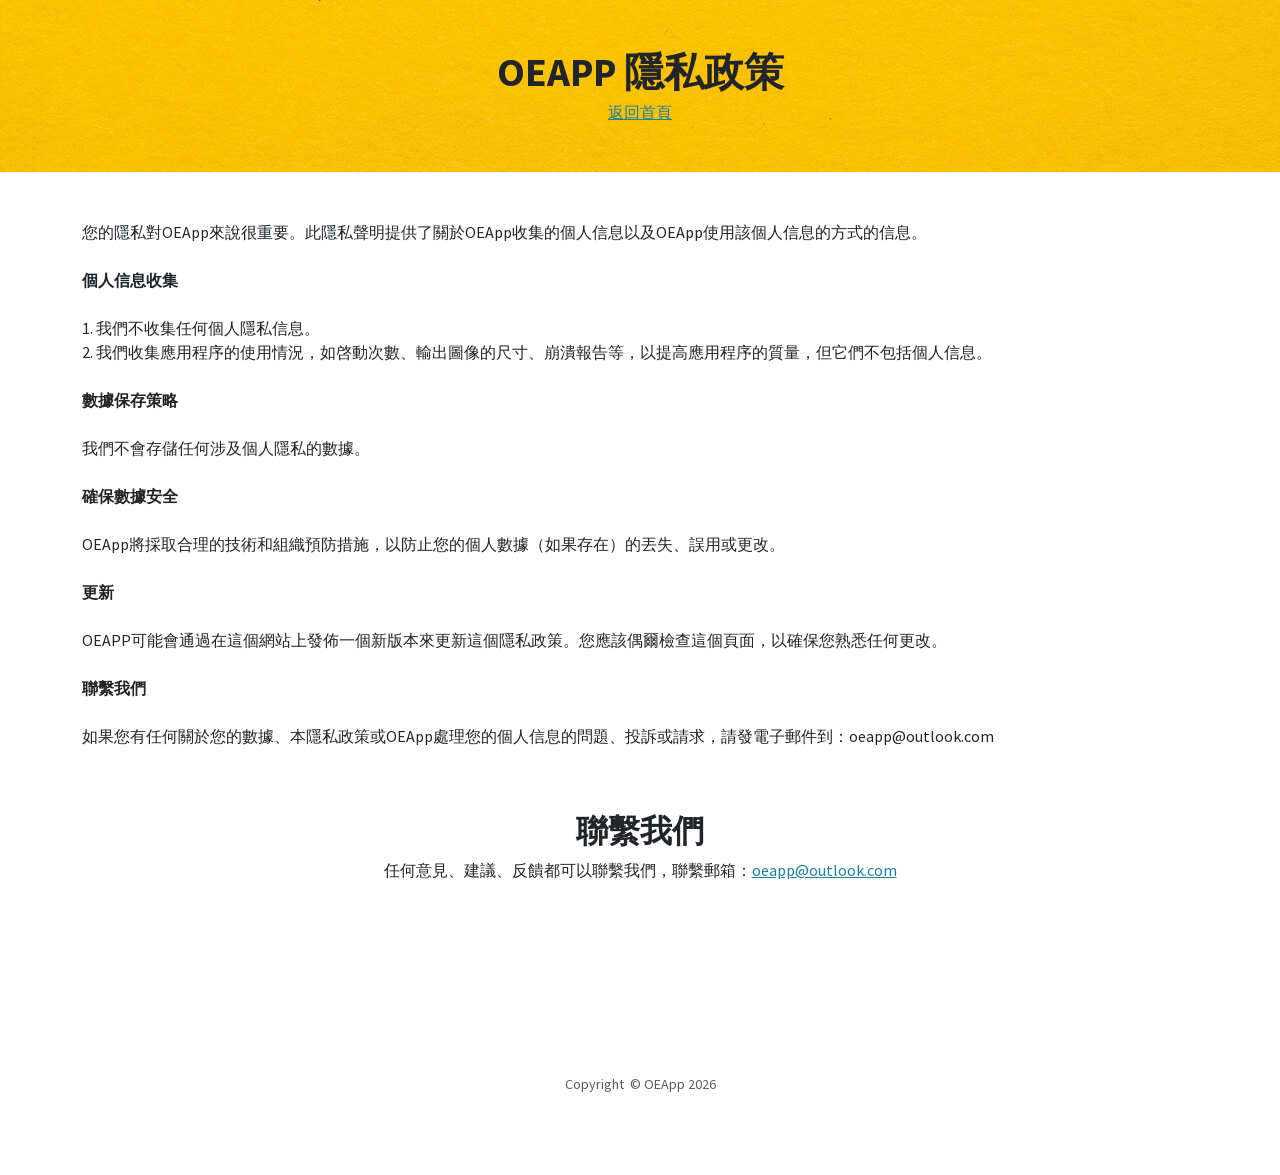
<file: zh-hant/privacy-policy.html>
﻿<!DOCTYPE html><html data-bs-theme="light"><head><meta charset="utf-8"><meta name="viewport" content="width=device-width, initial-scale=1.0, shrink-to-fit=no"><title>隱私政策 - OEApp</title><meta name="description" content="OEApp的軟件產品的隱私政策。"><link rel="stylesheet" href="../assets/bootstrap/css/bootstrap.min.css"><link rel="stylesheet" href="../assets/fonts/font-awesome.min.css"><link rel="stylesheet" href="../assets/css/styles.min.css"><link rel="stylesheet" href="../assets/css/extension.min.css"><link rel="stylesheet" href="../assets/css/Pricing-Centered-badges.min.css"><link rel="stylesheet" href="../assets/css/Pricing-Centered-icons.min.css"></head><body><header class="d-flex p-5 mb-5" style="background-image:url('../assets/img/bg-masthead.jpg');"><div class="container my-auto text-center"><h1 class="mb-1">OEAPP&nbsp;隱私政策</h1><a href="index.html">返回首頁</a></div></header><section id="privacy-policy"><div class="container"><p>您的隱私對OEApp來說很重要。此隱私聲明提供了關於OEApp收集的個人信息以及OEApp使用該個人信息的方式的信息。<br><br><strong>個人信息收集</strong><br><br>1. 我們不收集任何個人隱私信息。<br>2. 我們收集應用程序的使用情況，如啓動次數、輸出圖像的尺寸、崩潰報告等，以提高應用程序的質量，但它們不包括個人信息。<br><br><strong>數據保存策略</strong><br><br>我們不會存儲任何涉及個人隱私的數據。<br><br><strong>確保數據安全</strong><br><br>OEApp將採取合理的技術和組織預防措施，以防止您的個人數據（如果存在）的丟失、誤用或更改。<br><br><strong>更新</strong><br><br>OEAPP可能會通過在這個網站上發佈一個新版本來更新這個隱私政策。您應該偶爾檢查這個頁面，以確保您熟悉任何更改。<br><br><strong>聯繫我們</strong><br><br>如果您有任何關於您的數據、本隱私政策或OEApp處理您的個人信息的問題、投訴或請求，請發電子郵件到：oeapp@outlook.com</p></div></section><section class="position-relative py-4 py-xl-5" id="contact"><div class="container position-relative"><div class="row mb-5"><div class="col-md-8 col-xl-6 text-center mx-auto"><h2>聯繫我們</h2><p>任何意見、建議、反饋都可以聯繫我們，聯繫郵箱：<a href="mailto:oeapp@outlook.com">oeapp@outlook.com</a></p></div></div></div></section><footer class="footer text-center"><div class="container"><p class="text-muted mb-0 small">Copyright &nbsp;© OEApp 2026</p></div><a class="js-scroll-trigger scroll-to-top rounded" href="#page-top"><i class="fa fa-angle-up"></i></a></footer><script src="../assets/bootstrap/js/bootstrap.min.js"></script><script src="../assets/js/stylish-portfolio.min.js"></script></body></html>
</file>
<file: assets/css/styles.min.css>
@font-face{font-family:'Source Sans Pro';src:url(../../assets/fonts/Source%20Sans%20Pro-4389d887c5bdc6fdf685952effedb324.woff2) format('woff2');font-weight:300;font-style:italic;font-display:swap;unicode-range:U+0460-052F,U+1C80-1C8A,U+20B4,U+2DE0-2DFF,U+A640-A69F,U+FE2E-FE2F}@font-face{font-family:'Source Sans Pro';src:url(../../assets/fonts/Source%20Sans%20Pro-fa4ece803e42441f83a587f82b5b9112.woff2) format('woff2');font-weight:300;font-style:italic;font-display:swap;unicode-range:U+0301,U+0400-045F,U+0490-0491,U+04B0-04B1,U+2116}@font-face{font-family:'Source Sans Pro';src:url(../../assets/fonts/Source%20Sans%20Pro-365b0532afa1a61868554cf61388d067.woff2) format('woff2');font-weight:300;font-style:italic;font-display:swap;unicode-range:U+1F00-1FFF}@font-face{font-family:'Source Sans Pro';src:url(../../assets/fonts/Source%20Sans%20Pro-47f2de0d89979847162bfdd379d1f0bd.woff2) format('woff2');font-weight:300;font-style:italic;font-display:swap;unicode-range:U+0370-0377,U+037A-037F,U+0384-038A,U+038C,U+038E-03A1,U+03A3-03FF}@font-face{font-family:'Source Sans Pro';src:url(../../assets/fonts/Source%20Sans%20Pro-d9e58c2a31b99dff3ff23642344c0a24.woff2) format('woff2');font-weight:300;font-style:italic;font-display:swap;unicode-range:U+0102-0103,U+0110-0111,U+0128-0129,U+0168-0169,U+01A0-01A1,U+01AF-01B0,U+0300-0301,U+0303-0304,U+0308-0309,U+0323,U+0329,U+1EA0-1EF9,U+20AB}@font-face{font-family:'Source Sans Pro';src:url(../../assets/fonts/Source%20Sans%20Pro-50f8220dd4687368507b238637d2f2dd.woff2) format('woff2');font-weight:300;font-style:italic;font-display:swap;unicode-range:U+0100-02BA,U+02BD-02C5,U+02C7-02CC,U+02CE-02D7,U+02DD-02FF,U+0304,U+0308,U+0329,U+1D00-1DBF,U+1E00-1E9F,U+1EF2-1EFF,U+2020,U+20A0-20AB,U+20AD-20C0,U+2113,U+2C60-2C7F,U+A720-A7FF}@font-face{font-family:'Source Sans Pro';src:url(../../assets/fonts/Source%20Sans%20Pro-7b8bdc3a7d742b8048f02b22091d552a.woff2) format('woff2');font-weight:300;font-style:italic;font-display:swap;unicode-range:U+0000-00FF,U+0131,U+0152-0153,U+02BB-02BC,U+02C6,U+02DA,U+02DC,U+0304,U+0308,U+0329,U+2000-206F,U+20AC,U+2122,U+2191,U+2193,U+2212,U+2215,U+FEFF,U+FFFD}@font-face{font-family:'Source Sans Pro';src:url(../../assets/fonts/Source%20Sans%20Pro-e7574018176af9a1df676d7aff1c9cf6.woff2) format('woff2');font-weight:400;font-style:italic;font-display:swap;unicode-range:U+0460-052F,U+1C80-1C8A,U+20B4,U+2DE0-2DFF,U+A640-A69F,U+FE2E-FE2F}@font-face{font-family:'Source Sans Pro';src:url(../../assets/fonts/Source%20Sans%20Pro-71ad9c1b9100e570d7cea3b88a92d0aa.woff2) format('woff2');font-weight:400;font-style:italic;font-display:swap;unicode-range:U+0301,U+0400-045F,U+0490-0491,U+04B0-04B1,U+2116}@font-face{font-family:'Source Sans Pro';src:url(../../assets/fonts/Source%20Sans%20Pro-e83651df07832cff51c5a607a1261aa2.woff2) format('woff2');font-weight:400;font-style:italic;font-display:swap;unicode-range:U+1F00-1FFF}@font-face{font-family:'Source Sans Pro';src:url(../../assets/fonts/Source%20Sans%20Pro-32c98f81185f7599881ed7f43b587e45.woff2) format('woff2');font-weight:400;font-style:italic;font-display:swap;unicode-range:U+0370-0377,U+037A-037F,U+0384-038A,U+038C,U+038E-03A1,U+03A3-03FF}@font-face{font-family:'Source Sans Pro';src:url(../../assets/fonts/Source%20Sans%20Pro-77e1bf4205b2c3cf2be8bb3fa5be7fe6.woff2) format('woff2');font-weight:400;font-style:italic;font-display:swap;unicode-range:U+0102-0103,U+0110-0111,U+0128-0129,U+0168-0169,U+01A0-01A1,U+01AF-01B0,U+0300-0301,U+0303-0304,U+0308-0309,U+0323,U+0329,U+1EA0-1EF9,U+20AB}@font-face{font-family:'Source Sans Pro';src:url(../../assets/fonts/Source%20Sans%20Pro-e670ad30ae6ef0b6835227167dd742e7.woff2) format('woff2');font-weight:400;font-style:italic;font-display:swap;unicode-range:U+0100-02BA,U+02BD-02C5,U+02C7-02CC,U+02CE-02D7,U+02DD-02FF,U+0304,U+0308,U+0329,U+1D00-1DBF,U+1E00-1E9F,U+1EF2-1EFF,U+2020,U+20A0-20AB,U+20AD-20C0,U+2113,U+2C60-2C7F,U+A720-A7FF}@font-face{font-family:'Source Sans Pro';src:url(../../assets/fonts/Source%20Sans%20Pro-22bd6c2195a8701531d73e05dfa38c76.woff2) format('woff2');font-weight:400;font-style:italic;font-display:swap;unicode-range:U+0000-00FF,U+0131,U+0152-0153,U+02BB-02BC,U+02C6,U+02DA,U+02DC,U+0304,U+0308,U+0329,U+2000-206F,U+20AC,U+2122,U+2191,U+2193,U+2212,U+2215,U+FEFF,U+FFFD}@font-face{font-family:'Source Sans Pro';src:url(../../assets/fonts/Source%20Sans%20Pro-71f192d81bf273f18ecdff55ec51beb1.woff2) format('woff2');font-weight:700;font-style:italic;font-display:swap;unicode-range:U+0460-052F,U+1C80-1C8A,U+20B4,U+2DE0-2DFF,U+A640-A69F,U+FE2E-FE2F}@font-face{font-family:'Source Sans Pro';src:url(../../assets/fonts/Source%20Sans%20Pro-13c3632852413e504aa233ca352a240b.woff2) format('woff2');font-weight:700;font-style:italic;font-display:swap;unicode-range:U+0301,U+0400-045F,U+0490-0491,U+04B0-04B1,U+2116}@font-face{font-family:'Source Sans Pro';src:url(../../assets/fonts/Source%20Sans%20Pro-7865c8f343308bbabe440ca45f695ce4.woff2) format('woff2');font-weight:700;font-style:italic;font-display:swap;unicode-range:U+1F00-1FFF}@font-face{font-family:'Source Sans Pro';src:url(../../assets/fonts/Source%20Sans%20Pro-083719271d9fa2d711d8e0b7f12ea5a2.woff2) format('woff2');font-weight:700;font-style:italic;font-display:swap;unicode-range:U+0370-0377,U+037A-037F,U+0384-038A,U+038C,U+038E-03A1,U+03A3-03FF}@font-face{font-family:'Source Sans Pro';src:url(../../assets/fonts/Source%20Sans%20Pro-92c807b4a53401760e93593ed5126bcb.woff2) format('woff2');font-weight:700;font-style:italic;font-display:swap;unicode-range:U+0102-0103,U+0110-0111,U+0128-0129,U+0168-0169,U+01A0-01A1,U+01AF-01B0,U+0300-0301,U+0303-0304,U+0308-0309,U+0323,U+0329,U+1EA0-1EF9,U+20AB}@font-face{font-family:'Source Sans Pro';src:url(../../assets/fonts/Source%20Sans%20Pro-45697eae7346891f601b4563a7e766dd.woff2) format('woff2');font-weight:700;font-style:italic;font-display:swap;unicode-range:U+0100-02BA,U+02BD-02C5,U+02C7-02CC,U+02CE-02D7,U+02DD-02FF,U+0304,U+0308,U+0329,U+1D00-1DBF,U+1E00-1E9F,U+1EF2-1EFF,U+2020,U+20A0-20AB,U+20AD-20C0,U+2113,U+2C60-2C7F,U+A720-A7FF}@font-face{font-family:'Source Sans Pro';src:url(../../assets/fonts/Source%20Sans%20Pro-f4a07a29fe99205b2d90fbee945e1152.woff2) format('woff2');font-weight:700;font-style:italic;font-display:swap;unicode-range:U+0000-00FF,U+0131,U+0152-0153,U+02BB-02BC,U+02C6,U+02DA,U+02DC,U+0304,U+0308,U+0329,U+2000-206F,U+20AC,U+2122,U+2191,U+2193,U+2212,U+2215,U+FEFF,U+FFFD}@font-face{font-family:'Source Sans Pro';src:url(../../assets/fonts/Source%20Sans%20Pro-195b9655bd09060cfc5c6d7177942661.woff2) format('woff2');font-weight:300;font-style:normal;font-display:swap;unicode-range:U+0460-052F,U+1C80-1C8A,U+20B4,U+2DE0-2DFF,U+A640-A69F,U+FE2E-FE2F}@font-face{font-family:'Source Sans Pro';src:url(../../assets/fonts/Source%20Sans%20Pro-7c03857f1e15e4bdd31a06a38cd99fcd.woff2) format('woff2');font-weight:300;font-style:normal;font-display:swap;unicode-range:U+0301,U+0400-045F,U+0490-0491,U+04B0-04B1,U+2116}@font-face{font-family:'Source Sans Pro';src:url(../../assets/fonts/Source%20Sans%20Pro-c83a22dff000069444b91ae49ff5a34e.woff2) format('woff2');font-weight:300;font-style:normal;font-display:swap;unicode-range:U+1F00-1FFF}@font-face{font-family:'Source Sans Pro';src:url(../../assets/fonts/Source%20Sans%20Pro-2ac4288a8d746451fa634d282f668216.woff2) format('woff2');font-weight:300;font-style:normal;font-display:swap;unicode-range:U+0370-0377,U+037A-037F,U+0384-038A,U+038C,U+038E-03A1,U+03A3-03FF}@font-face{font-family:'Source Sans Pro';src:url(../../assets/fonts/Source%20Sans%20Pro-6b41eea8a42c4a6ddd3c1a32cbf48254.woff2) format('woff2');font-weight:300;font-style:normal;font-display:swap;unicode-range:U+0102-0103,U+0110-0111,U+0128-0129,U+0168-0169,U+01A0-01A1,U+01AF-01B0,U+0300-0301,U+0303-0304,U+0308-0309,U+0323,U+0329,U+1EA0-1EF9,U+20AB}@font-face{font-family:'Source Sans Pro';src:url(../../assets/fonts/Source%20Sans%20Pro-66a9f0869080edebd1a833438c868a51.woff2) format('woff2');font-weight:300;font-style:normal;font-display:swap;unicode-range:U+0100-02BA,U+02BD-02C5,U+02C7-02CC,U+02CE-02D7,U+02DD-02FF,U+0304,U+0308,U+0329,U+1D00-1DBF,U+1E00-1E9F,U+1EF2-1EFF,U+2020,U+20A0-20AB,U+20AD-20C0,U+2113,U+2C60-2C7F,U+A720-A7FF}@font-face{font-family:'Source Sans Pro';src:url(../../assets/fonts/Source%20Sans%20Pro-c611f8c1e66ec1a3842497e9066d0e77.woff2) format('woff2');font-weight:300;font-style:normal;font-display:swap;unicode-range:U+0000-00FF,U+0131,U+0152-0153,U+02BB-02BC,U+02C6,U+02DA,U+02DC,U+0304,U+0308,U+0329,U+2000-206F,U+20AC,U+2122,U+2191,U+2193,U+2212,U+2215,U+FEFF,U+FFFD}@font-face{font-family:'Source Sans Pro';src:url(../../assets/fonts/Source%20Sans%20Pro-499a61a9e529c42853344dc49b9d2102.woff2) format('woff2');font-weight:400;font-style:normal;font-display:swap;unicode-range:U+0460-052F,U+1C80-1C8A,U+20B4,U+2DE0-2DFF,U+A640-A69F,U+FE2E-FE2F}@font-face{font-family:'Source Sans Pro';src:url(../../assets/fonts/Source%20Sans%20Pro-99506994c7726103861e38a2358072a3.woff2) format('woff2');font-weight:400;font-style:normal;font-display:swap;unicode-range:U+0301,U+0400-045F,U+0490-0491,U+04B0-04B1,U+2116}@font-face{font-family:'Source Sans Pro';src:url(../../assets/fonts/Source%20Sans%20Pro-0d078d6ffdb54a851c8657ee5ca5a010.woff2) format('woff2');font-weight:400;font-style:normal;font-display:swap;unicode-range:U+1F00-1FFF}@font-face{font-family:'Source Sans Pro';src:url(../../assets/fonts/Source%20Sans%20Pro-08d44afefa1691abb6486fda9787b321.woff2) format('woff2');font-weight:400;font-style:normal;font-display:swap;unicode-range:U+0370-0377,U+037A-037F,U+0384-038A,U+038C,U+038E-03A1,U+03A3-03FF}@font-face{font-family:'Source Sans Pro';src:url(../../assets/fonts/Source%20Sans%20Pro-ee7987eadae68885d04f380784d1063c.woff2) format('woff2');font-weight:400;font-style:normal;font-display:swap;unicode-range:U+0102-0103,U+0110-0111,U+0128-0129,U+0168-0169,U+01A0-01A1,U+01AF-01B0,U+0300-0301,U+0303-0304,U+0308-0309,U+0323,U+0329,U+1EA0-1EF9,U+20AB}@font-face{font-family:'Source Sans Pro';src:url(../../assets/fonts/Source%20Sans%20Pro-0316a7178b46c8f29a1eda6b21c1d3c9.woff2) format('woff2');font-weight:400;font-style:normal;font-display:swap;unicode-range:U+0100-02BA,U+02BD-02C5,U+02C7-02CC,U+02CE-02D7,U+02DD-02FF,U+0304,U+0308,U+0329,U+1D00-1DBF,U+1E00-1E9F,U+1EF2-1EFF,U+2020,U+20A0-20AB,U+20AD-20C0,U+2113,U+2C60-2C7F,U+A720-A7FF}@font-face{font-family:'Source Sans Pro';src:url(../../assets/fonts/Source%20Sans%20Pro-d0f90ca034dbc279453347a173cf6acc.woff2) format('woff2');font-weight:400;font-style:normal;font-display:swap;unicode-range:U+0000-00FF,U+0131,U+0152-0153,U+02BB-02BC,U+02C6,U+02DA,U+02DC,U+0304,U+0308,U+0329,U+2000-206F,U+20AC,U+2122,U+2191,U+2193,U+2212,U+2215,U+FEFF,U+FFFD}@font-face{font-family:'Source Sans Pro';src:url(../../assets/fonts/Source%20Sans%20Pro-ccc66fd23ee6fbf076f053df5a8048ec.woff2) format('woff2');font-weight:700;font-style:normal;font-display:swap;unicode-range:U+0460-052F,U+1C80-1C8A,U+20B4,U+2DE0-2DFF,U+A640-A69F,U+FE2E-FE2F}@font-face{font-family:'Source Sans Pro';src:url(../../assets/fonts/Source%20Sans%20Pro-e4cebaa569716990d47909e4c87b6699.woff2) format('woff2');font-weight:700;font-style:normal;font-display:swap;unicode-range:U+0301,U+0400-045F,U+0490-0491,U+04B0-04B1,U+2116}@font-face{font-family:'Source Sans Pro';src:url(../../assets/fonts/Source%20Sans%20Pro-d6c41e6fff2b3e92fabcdafb401b1882.woff2) format('woff2');font-weight:700;font-style:normal;font-display:swap;unicode-range:U+1F00-1FFF}@font-face{font-family:'Source Sans Pro';src:url(../../assets/fonts/Source%20Sans%20Pro-89c77f8bfa2ecea58a5f2766394f90e6.woff2) format('woff2');font-weight:700;font-style:normal;font-display:swap;unicode-range:U+0370-0377,U+037A-037F,U+0384-038A,U+038C,U+038E-03A1,U+03A3-03FF}@font-face{font-family:'Source Sans Pro';src:url(../../assets/fonts/Source%20Sans%20Pro-ac27e4382f9e164af4b27a0f453807fa.woff2) format('woff2');font-weight:700;font-style:normal;font-display:swap;unicode-range:U+0102-0103,U+0110-0111,U+0128-0129,U+0168-0169,U+01A0-01A1,U+01AF-01B0,U+0300-0301,U+0303-0304,U+0308-0309,U+0323,U+0329,U+1EA0-1EF9,U+20AB}@font-face{font-family:'Source Sans Pro';src:url(../../assets/fonts/Source%20Sans%20Pro-6607acc7eb1cd93020615f8fe5834774.woff2) format('woff2');font-weight:700;font-style:normal;font-display:swap;unicode-range:U+0100-02BA,U+02BD-02C5,U+02C7-02CC,U+02CE-02D7,U+02DD-02FF,U+0304,U+0308,U+0329,U+1D00-1DBF,U+1E00-1E9F,U+1EF2-1EFF,U+2020,U+20A0-20AB,U+20AD-20C0,U+2113,U+2C60-2C7F,U+A720-A7FF}@font-face{font-family:'Source Sans Pro';src:url(../../assets/fonts/Source%20Sans%20Pro-39f8f417aa8b69291bd1b27ec64b67f9.woff2) format('woff2');font-weight:700;font-style:normal;font-display:swap;unicode-range:U+0000-00FF,U+0131,U+0152-0153,U+02BB-02BC,U+02C6,U+02DA,U+02DC,U+0304,U+0308,U+0329,U+2000-206F,U+20AC,U+2122,U+2191,U+2193,U+2212,U+2215,U+FEFF,U+FFFD}
</file>
<file: assets/css/extension.min.css>
.row{--bs-gutter-x:1.5rem;--bs-gutter-y:0;display:flex;flex-wrap:wrap;margin-top:calc(-1 * var(--bs-gutter-y));margin-right:calc(-.5 * var(--bs-gutter-x));margin-left:calc(-.5 * var(--bs-gutter-x));margin-bottom:1.5rem}
</file>
<file: assets/css/Pricing-Centered-badges.min.css>
.bg-white-300{background:rgba(255,255,255,.3)!important}.rounded-bottom-left{border-radius:0;border-bottom-left-radius:.25rem!important}.rounded-bottom-right{border-radius:0;border-bottom-right-radius:.25rem!important}
</file>
<file: assets/css/Pricing-Centered-icons.min.css>
.bs-icon{--bs-icon-size:.75rem;display:flex;flex-shrink:0;justify-content:center;align-items:center;font-size:var(--bs-icon-size);width:calc(var(--bs-icon-size) * 2);height:calc(var(--bs-icon-size) * 2);color:var(--bs-primary)}.bs-icon-xs{--bs-icon-size:1rem;width:calc(var(--bs-icon-size) * 1.5);height:calc(var(--bs-icon-size) * 1.5)}.bs-icon-sm{--bs-icon-size:1rem}.bs-icon-md{--bs-icon-size:1.5rem}.bs-icon-lg{--bs-icon-size:2rem}.bs-icon-xl{--bs-icon-size:2.5rem}.bs-icon.bs-icon-primary{color:var(--bs-white);background:var(--bs-primary)}.bs-icon.bs-icon-primary-light{color:var(--bs-primary);background:rgba(var(--bs-primary-rgb),.2)}.bs-icon.bs-icon-semi-white{color:var(--bs-primary);background:rgba(255,255,255,.5)}.bs-icon.bs-icon-rounded{border-radius:.5rem}.bs-icon.bs-icon-circle{border-radius:50%}
</file>
